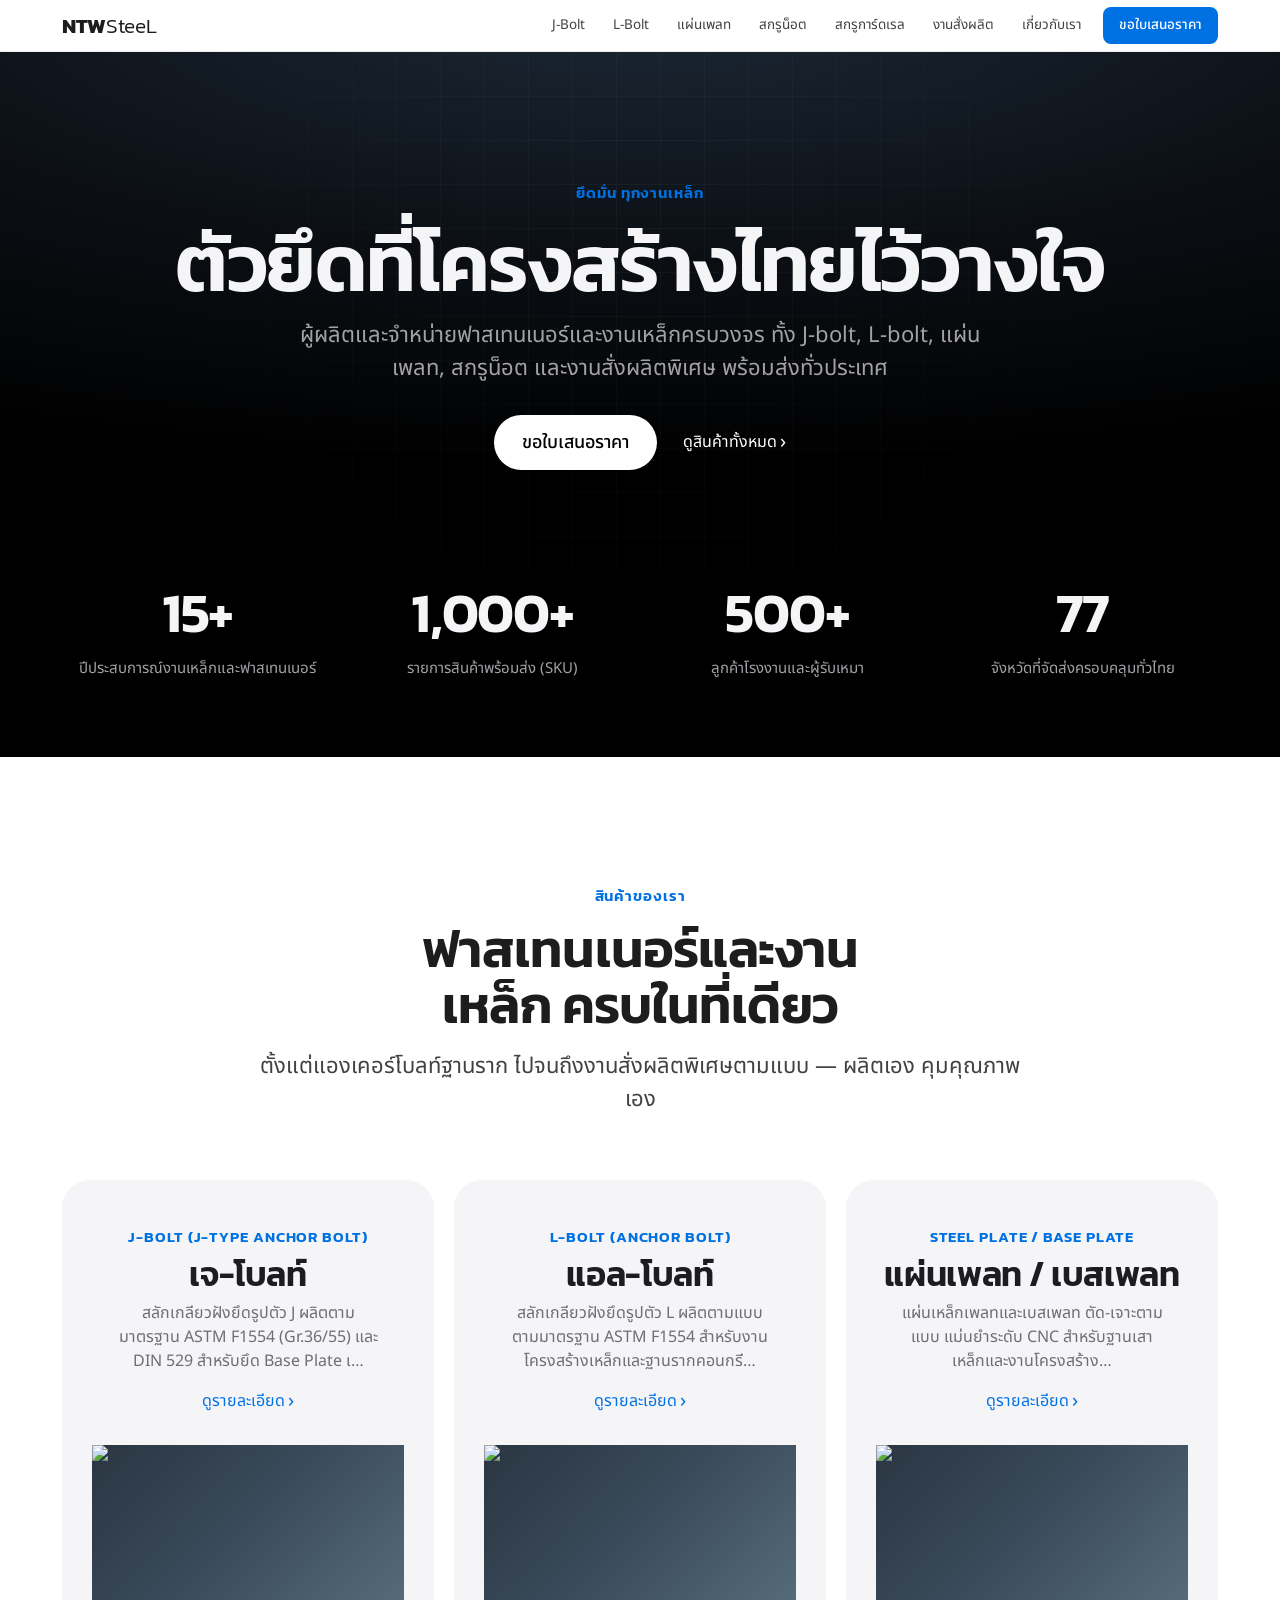
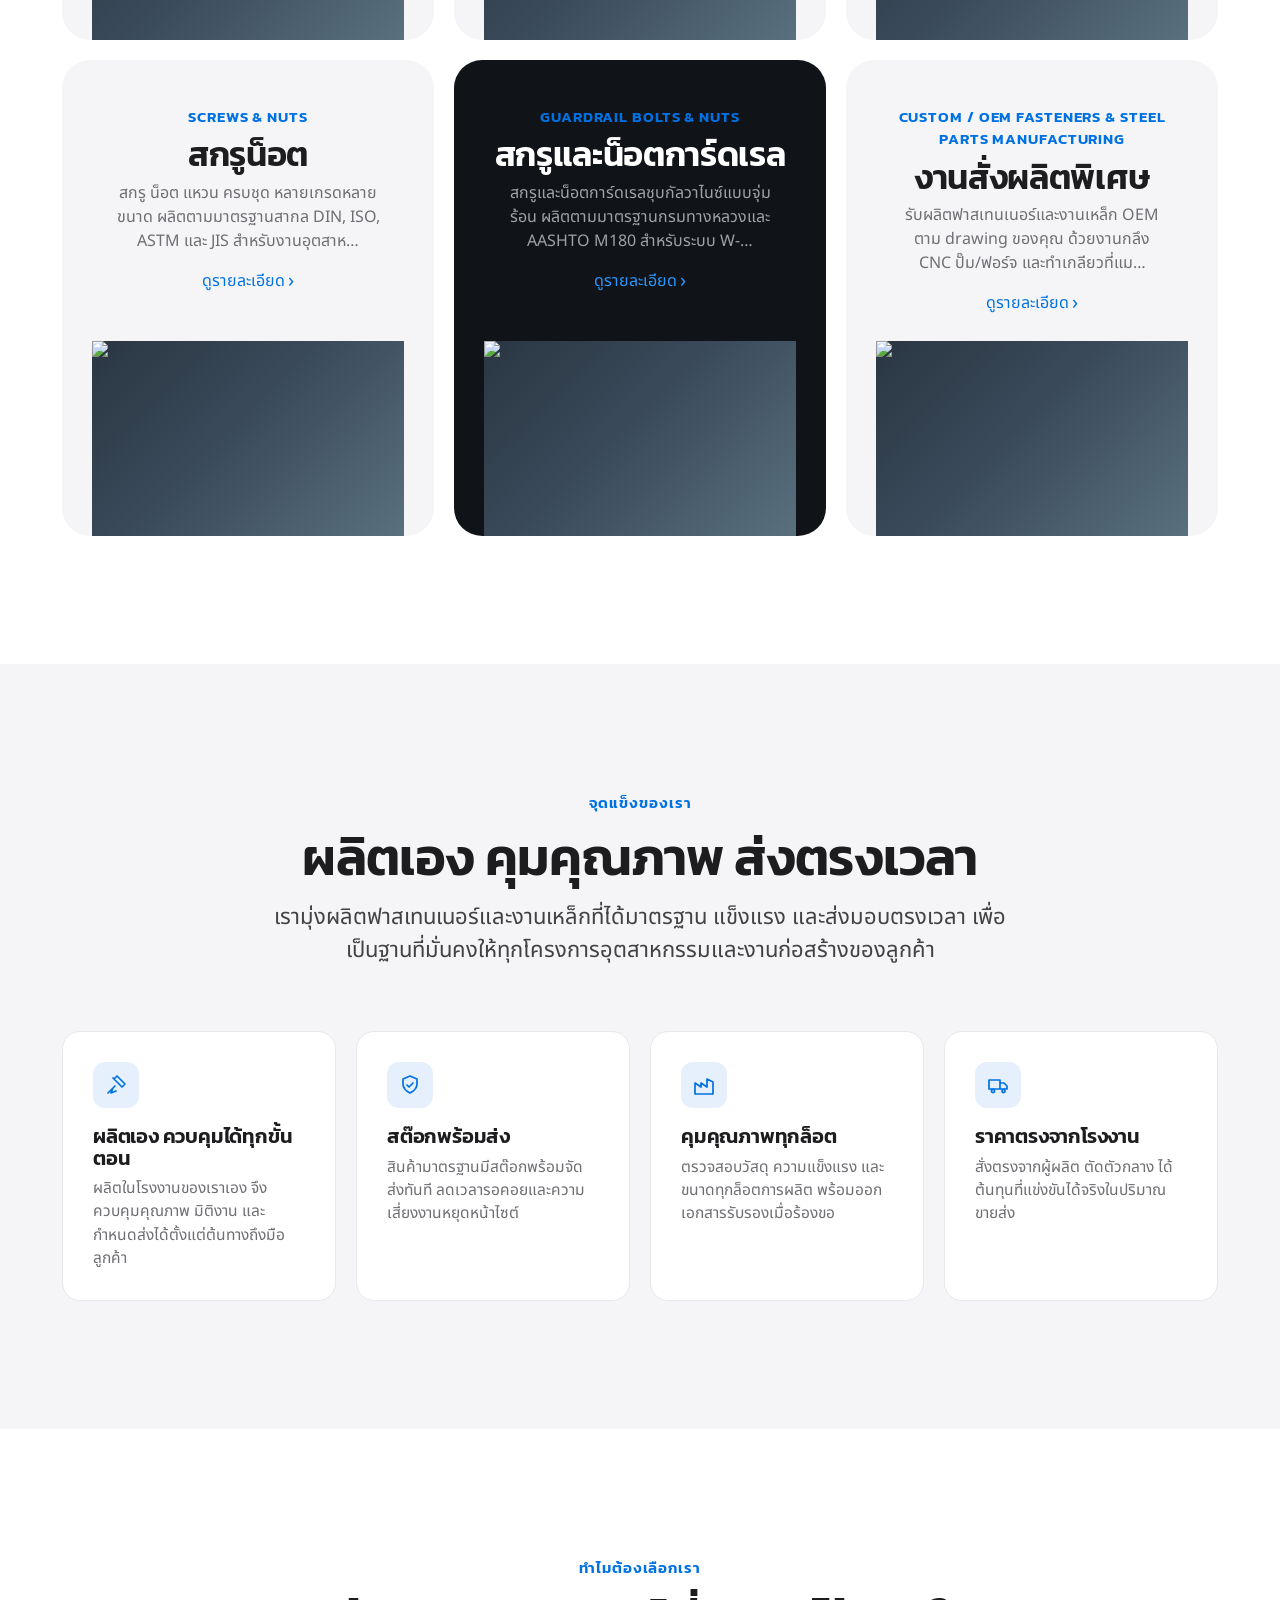
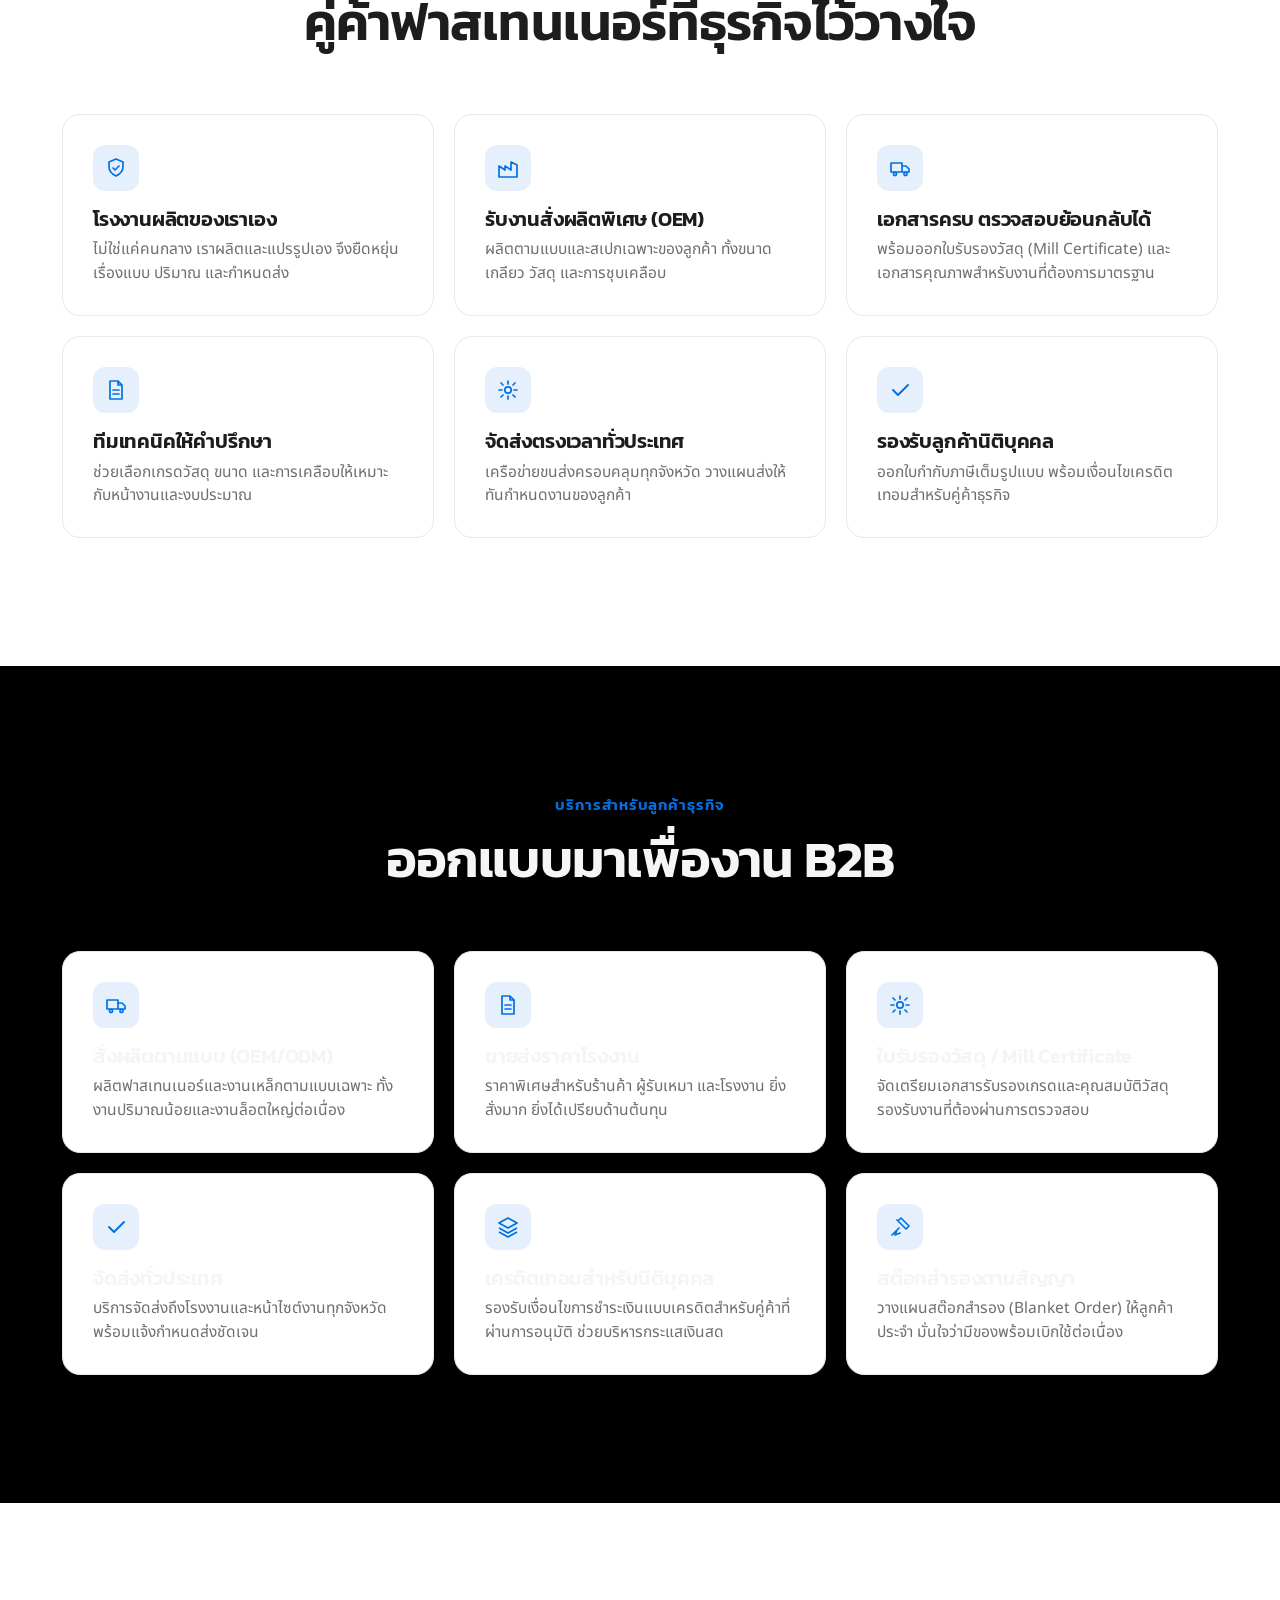
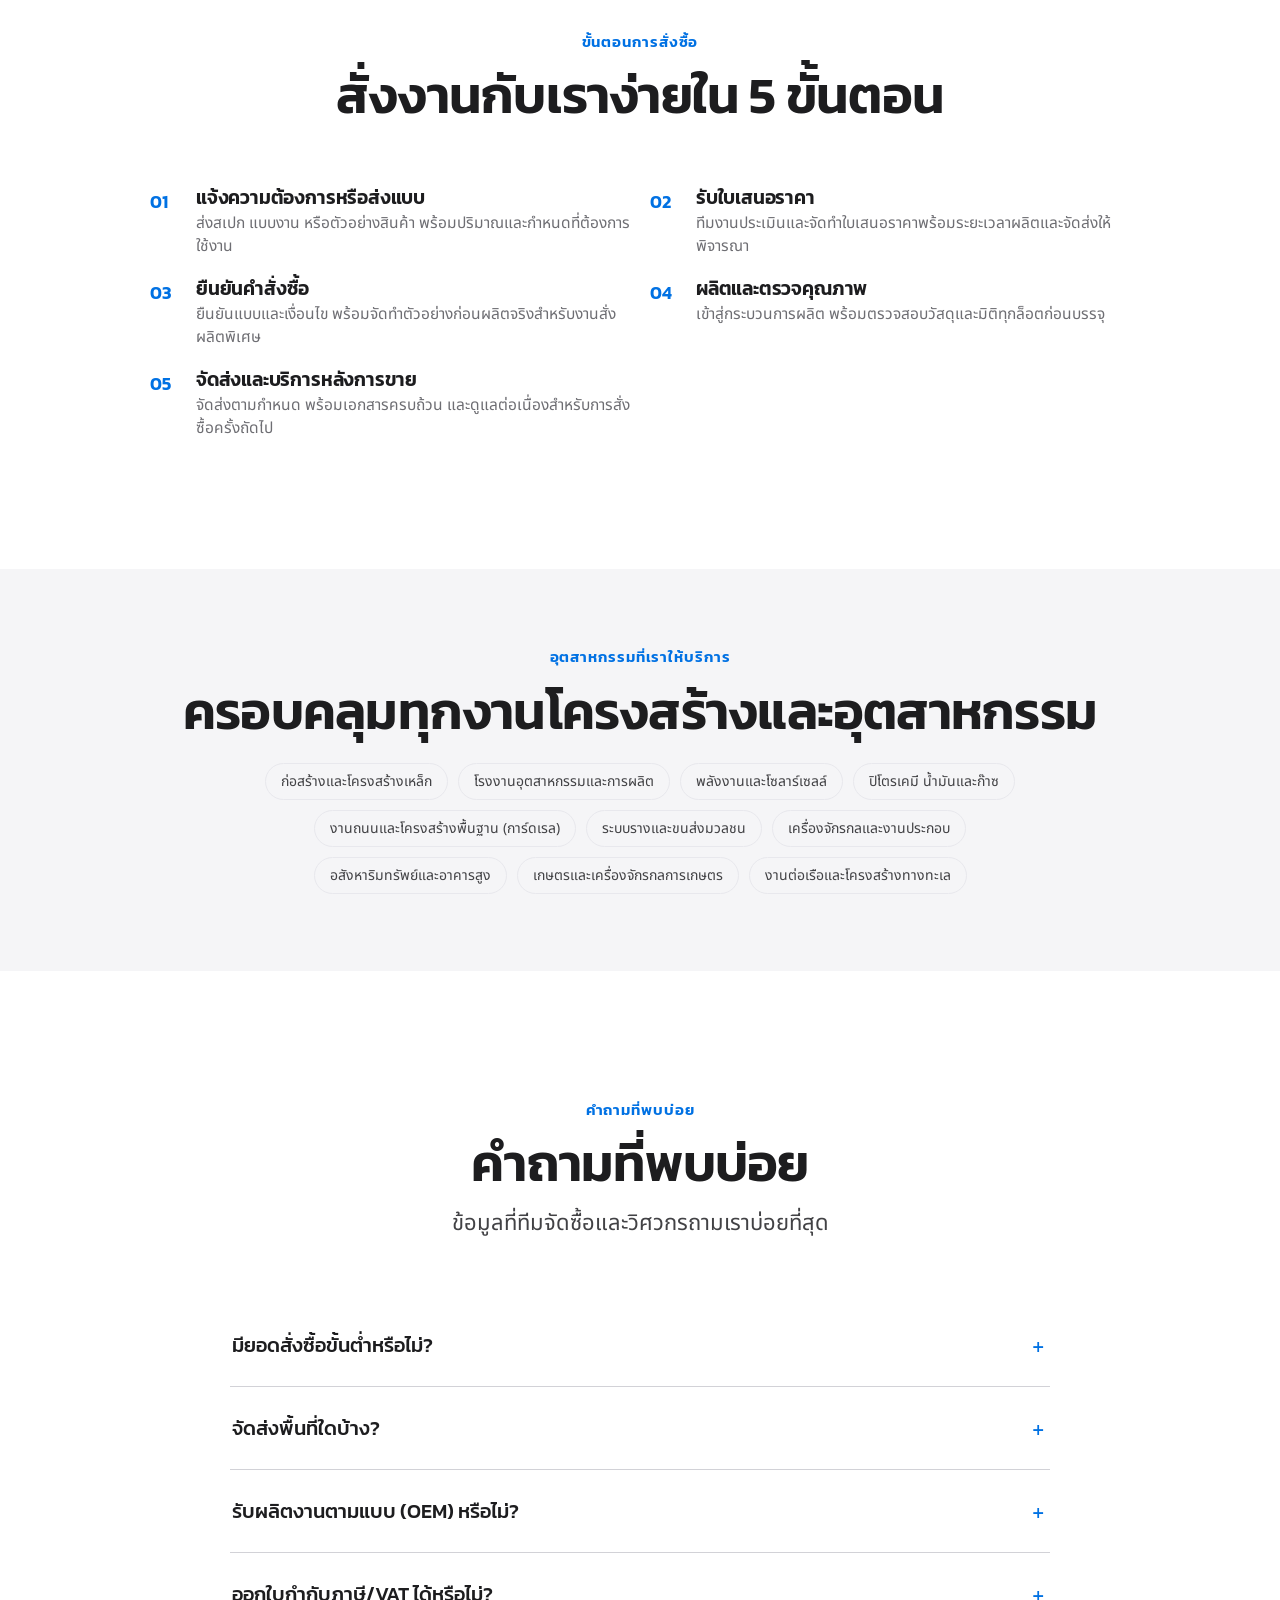
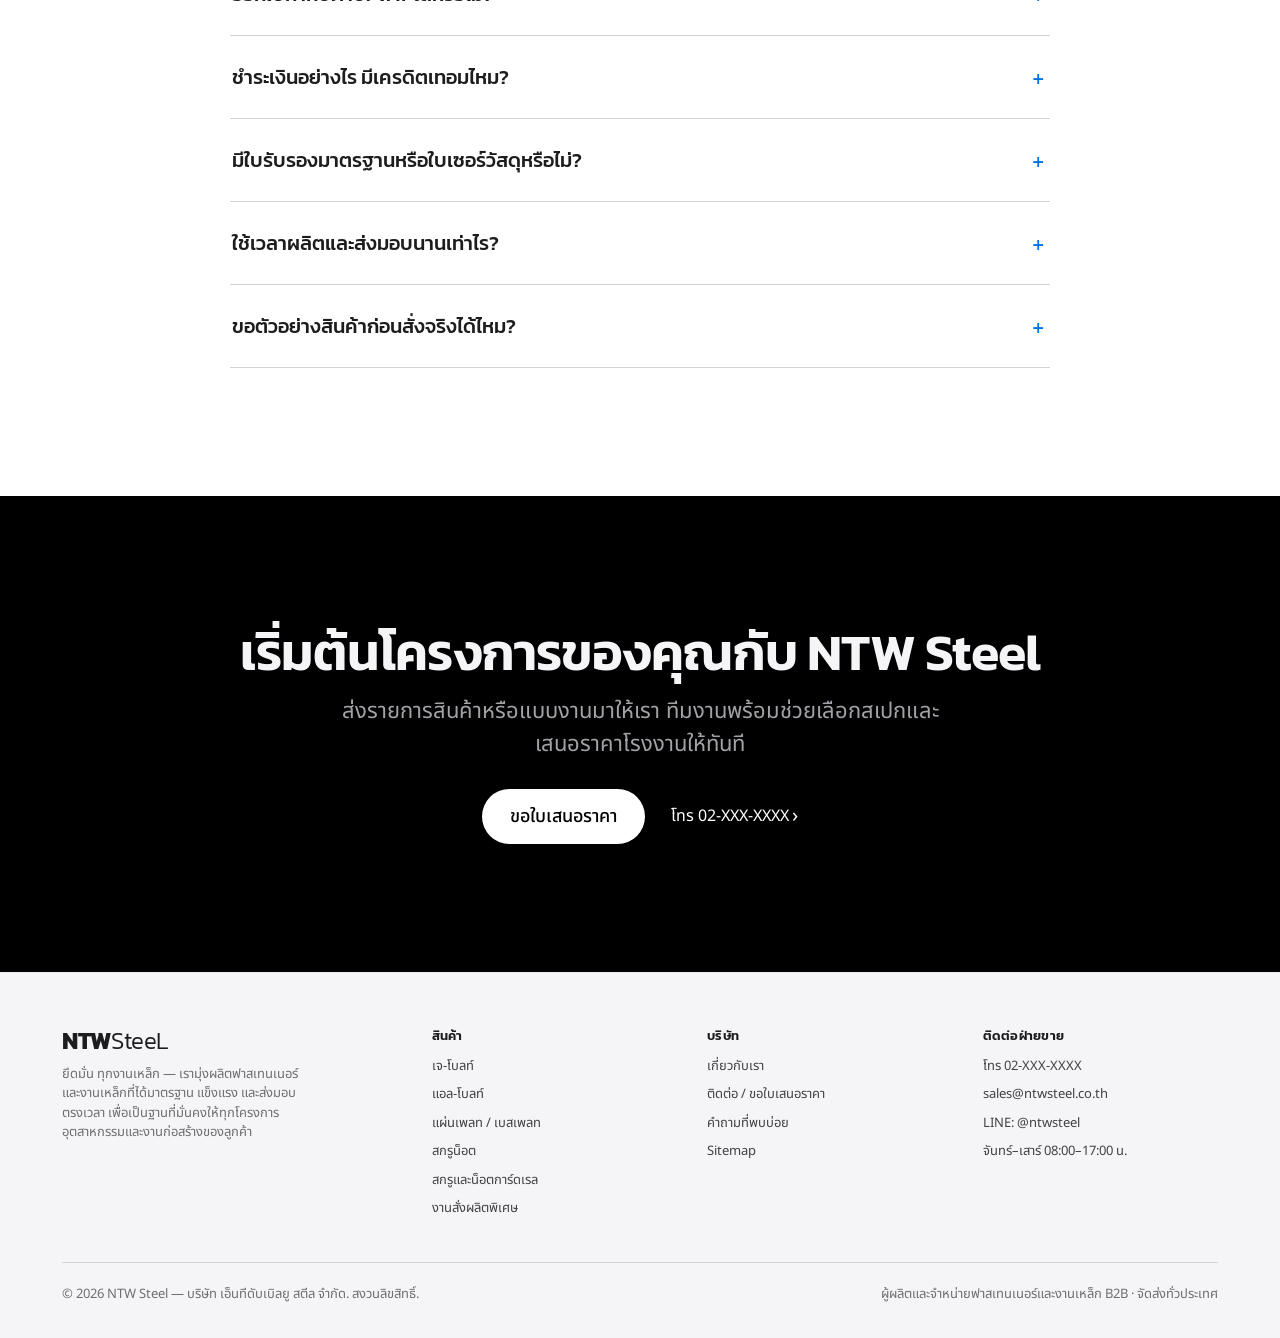
<file: index.html>
<!DOCTYPE html>
<html lang="th">
<head>
  <meta charset="UTF-8">
  <meta name="viewport" content="width=device-width, initial-scale=1">
  <title>NTW Steel | ผู้ผลิตฟาสเทนเนอร์ J-Bolt L-Bolt แผ่นเพลท สกรูน็อต สกรูการ์ดเรล</title>
  <meta name="description" content="NTW Steel ผู้ผลิตและจำหน่ายฟาสเทนเนอร์ J-bolt L-bolt แผ่นเพลท สกรูน็อต งาน OEM และสกรูการ์ดเรล ราคาโรงงาน มีใบเซอร์ จัดส่งทั่วไทย รองรับนิติบุคคล">
  <meta name="keywords" content="ฟาสเทนเนอร์, น็อตสกรู, J-bolt, L-bolt, เจโบลท์, แอลโบลท์, แผ่นเพลท, สกรูการ์ดเรล, งานสั่งผลิต OEM, โรงงานผลิตน็อตสกรู, fastener supplier Thailand, anchor bolt, steel plate, mill certificate, ขายส่งฟาสเทนเนอร์ราคาโรงงาน">
  <meta name="robots" content="index, follow, max-image-preview:large, max-snippet:-1, max-video-preview:-1">
  <meta name="author" content="NTW Steel">
  <link rel="canonical" href="https://www.ntwsteel.co.th/">
  <meta name="theme-color" content="#ffffff">
  <link rel="icon" type="image/svg+xml" href="assets/favicon.svg">
  <link rel="apple-touch-icon" href="assets/favicon.svg">

  <!-- Open Graph -->
  <meta property="og:type" content="website">
  <meta property="og:site_name" content="NTW Steel">
  <meta property="og:locale" content="th_TH">
  <meta property="og:title" content="NTW Steel | ผู้ผลิตฟาสเทนเนอร์ J-Bolt L-Bolt แผ่นเพลท สกรูน็อต สกรูการ์ดเรล">
  <meta property="og:description" content="NTW Steel ผู้ผลิตและจำหน่ายฟาสเทนเนอร์ J-bolt L-bolt แผ่นเพลท สกรูน็อต งาน OEM และสกรูการ์ดเรล ราคาโรงงาน มีใบเซอร์ จัดส่งทั่วไทย รองรับนิติบุคคล">
  <meta property="og:url" content="https://www.ntwsteel.co.th/">
  <meta property="og:image" content="https://www.ntwsteel.co.th/assets/og-cover.svg">
  <meta property="og:image:width" content="1200">
  <meta property="og:image:height" content="630">
  <!-- Twitter -->
  <meta name="twitter:card" content="summary_large_image">
  <meta name="twitter:title" content="NTW Steel | ผู้ผลิตฟาสเทนเนอร์ J-Bolt L-Bolt แผ่นเพลท สกรูน็อต สกรูการ์ดเรล">
  <meta name="twitter:description" content="NTW Steel ผู้ผลิตและจำหน่ายฟาสเทนเนอร์ J-bolt L-bolt แผ่นเพลท สกรูน็อต งาน OEM และสกรูการ์ดเรล ราคาโรงงาน มีใบเซอร์ จัดส่งทั่วไทย รองรับนิติบุคคล">
  <meta name="twitter:image" content="https://www.ntwsteel.co.th/assets/og-cover.svg">

  <!-- Fonts -->
  <link rel="preconnect" href="https://fonts.googleapis.com">
  <link rel="preconnect" href="https://fonts.gstatic.com" crossorigin>
  <link href="https://fonts.googleapis.com/css2?family=Kanit:wght@200;300;400;500;600;700&family=Noto+Sans+Thai:wght@300;400;500;600;700&display=swap" rel="stylesheet">
  <link rel="stylesheet" href="assets/styles.css">

  <script type="application/ld+json">{"@type":"Organization","@id":"https://www.ntwsteel.co.th/#organization","name":"NTW Steel","legalName":"บริษัท เอ็นทีดับเบิลยู สตีล จำกัด","alternateName":"เอ็นทีดับเบิลยู สตีล","url":"https://www.ntwsteel.co.th/","logo":"https://www.ntwsteel.co.th/assets/logo.svg","image":"https://www.ntwsteel.co.th/assets/og-cover.svg","slogan":"ยึดมั่น ทุกงานเหล็ก","description":"NTW Steel ผู้ผลิตและจำหน่ายฟาสเทนเนอร์ J-bolt L-bolt แผ่นเพลท สกรูน็อต งาน OEM และสกรูการ์ดเรล ราคาโรงงาน มีใบเซอร์ จัดส่งทั่วไทย รองรับนิติบุคคล","email":"sales@ntwsteel.co.th","telephone":"02-XXX-XXXX","areaServed":{"@type":"Country","name":"Thailand"},"address":{"@type":"PostalAddress","streetAddress":"เลขที่ XX/X หมู่ X ถนน————— ตำบล————— อำเภอ————— จังหวัด————— รหัสไปรษณีย์ XXXXX","addressLocality":"—————","addressRegion":"—————","postalCode":"XXXXX","addressCountry":"TH"},"knowsAbout":["Anchor bolt","J-bolt","L-bolt","Steel base plate","Fastener","Guardrail bolt","Hot-dip galvanizing","OEM fastener manufacturing","ASTM F1554","สลักเกลียวฝังยึด"]}</script>
  <script type="application/ld+json">{"@type":"WebSite","@id":"https://www.ntwsteel.co.th/#website","url":"https://www.ntwsteel.co.th/","name":"NTW Steel","inLanguage":"th-TH","publisher":{"@id":"https://www.ntwsteel.co.th/#organization"}}</script>
  <script type="application/ld+json">{"@type":"WebPage","@id":"https://www.ntwsteel.co.th/#webpage","url":"https://www.ntwsteel.co.th/","name":"NTW Steel | ผู้ผลิตฟาสเทนเนอร์และงานเหล็ก B2B","description":"NTW Steel ผู้ผลิตและจำหน่ายฟาสเทนเนอร์ J-bolt L-bolt แผ่นเพลท สกรูน็อต งาน OEM และสกรูการ์ดเรล ราคาโรงงาน มีใบเซอร์ จัดส่งทั่วไทย รองรับนิติบุคคล","inLanguage":"th-TH","isPartOf":{"@id":"https://www.ntwsteel.co.th/#website"},"publisher":{"@id":"https://www.ntwsteel.co.th/#organization"}}</script>
  <script type="application/ld+json">{"@type":"ItemList","@id":"https://www.ntwsteel.co.th/#products","name":"สินค้าของ NTW Steel","itemListElement":[{"@type":"ListItem","position":1,"url":"https://www.ntwsteel.co.th/j-bolt.html","name":"เจ-โบลท์ (สลักเกลียวฝังยึดรูปตัว J)"},{"@type":"ListItem","position":2,"url":"https://www.ntwsteel.co.th/l-bolt.html","name":"แอล-โบลท์ (สลักเกลียวฝังยึดรูปตัว L)"},{"@type":"ListItem","position":3,"url":"https://www.ntwsteel.co.th/plate.html","name":"แผ่นเพลท / เบสเพลท (Steel Plate / Base Plate)"},{"@type":"ListItem","position":4,"url":"https://www.ntwsteel.co.th/screw-nut.html","name":"สกรูน็อต (สกรู น็อต แหวน ครบชุด)"},{"@type":"ListItem","position":5,"url":"https://www.ntwsteel.co.th/guardrail-screw.html","name":"สกรูและน็อตการ์ดเรล (Guardrail Bolts & Nuts)"},{"@type":"ListItem","position":6,"url":"https://www.ntwsteel.co.th/custom.html","name":"งานสั่งผลิตพิเศษ (Custom / OEM)"}]}</script>
  <script type="application/ld+json">{"@type":"FAQPage","@id":"https://www.ntwsteel.co.th/#faq","mainEntity":[{"@type":"Question","name":"มียอดสั่งซื้อขั้นต่ำหรือไม่?","acceptedAnswer":{"@type":"Answer","text":"สินค้ามาตรฐานในสต๊อกสั่งซื้อได้ยืดหยุ่นตามความต้องการ ส่วนงานสั่งผลิตพิเศษ (OEM) จะมีปริมาณขั้นต่ำตามแบบและวัสดุ ทีมงานจะแจ้งรายละเอียดพร้อมใบเสนอราคา"}},{"@type":"Question","name":"จัดส่งพื้นที่ใดบ้าง?","acceptedAnswer":{"@type":"Answer","text":"เราจัดส่งครอบคลุมทั่วประเทศไทยทั้ง 77 จังหวัด ทั้งส่งถึงโรงงานและหน้าไซต์งาน โดยจะแจ้งกำหนดส่งและค่าขนส่งให้ทราบล่วงหน้า"}},{"@type":"Question","name":"รับผลิตงานตามแบบ (OEM) หรือไม่?","acceptedAnswer":{"@type":"Answer","text":"รับผลิตตามแบบและสเปกเฉพาะของลูกค้า ทั้งขนาด เกลียว เกรดวัสดุ และการชุบเคลือบ เพียงส่งแบบหรือตัวอย่างมาให้ประเมิน"}},{"@type":"Question","name":"ออกใบกำกับภาษี/VAT ได้หรือไม่?","acceptedAnswer":{"@type":"Answer","text":"ได้ เราเป็นนิติบุคคลจดทะเบียนภาษีมูลค่าเพิ่ม ออกใบกำกับภาษีเต็มรูปแบบให้ลูกค้าทุกราย"}},{"@type":"Question","name":"ชำระเงินอย่างไร มีเครดิตเทอมไหม?","acceptedAnswer":{"@type":"Answer","text":"รองรับการโอนชำระและการวางบิลตามรอบ สำหรับลูกค้านิติบุคคลที่ผ่านการอนุมัติสามารถขอเงื่อนไขเครดิตเทอมได้"}},{"@type":"Question","name":"มีใบรับรองมาตรฐานหรือใบเซอร์วัสดุหรือไม่?","acceptedAnswer":{"@type":"Answer","text":"มี เราสามารถจัดเตรียมใบรับรองวัสดุ (Mill Certificate) และเอกสารคุณภาพสำหรับงานที่ต้องผ่านการตรวจสอบมาตรฐาน"}},{"@type":"Question","name":"ใช้เวลาผลิตและส่งมอบนานเท่าไร?","acceptedAnswer":{"@type":"Answer","text":"สินค้าในสต๊อกจัดส่งได้ทันที ส่วนงานสั่งผลิตพิเศษขึ้นอยู่กับแบบ ปริมาณ และการเคลือบ โดยระยะเวลาจะระบุชัดเจนในใบเสนอราคา"}},{"@type":"Question","name":"ขอตัวอย่างสินค้าก่อนสั่งจริงได้ไหม?","acceptedAnswer":{"@type":"Answer","text":"ได้ สำหรับงานสั่งผลิตพิเศษเราจัดทำตัวอย่างให้ตรวจสอบก่อนเดินการผลิตจริง เพื่อความมั่นใจในสเปกและคุณภาพ"}}]}</script>
</head>
<body class="">
<header class="nav">
  <div class="nav-inner">
    <a class="logo " href="index.html" aria-label="NTWSteeL หน้าแรก"><span class="logo-ntw">NTW</span><span class="logo-steel">SteeL</span></a>
    <button class="nav-toggle" aria-label="เมนู" aria-expanded="false" aria-controls="site-nav"><span></span><span></span></button>
    <nav class="nav-links" id="site-nav" aria-label="เมนูหลัก">
      <a href="j-bolt.html">J-Bolt</a><a href="l-bolt.html">L-Bolt</a><a href="plate.html">แผ่นเพลท</a><a href="screw-nut.html">สกรูน็อต</a><a href="guardrail-screw.html">สกรูการ์ดเรล</a><a href="custom.html">งานสั่งผลิต</a>
      <a href="about.html">เกี่ยวกับเรา</a>
      <a class="nav-cta" href="contact.html">ขอใบเสนอราคา</a>
    </nav>
  </div>
</header>
<main id="main">

  <section class="hero hero-steel hero-grid-bg">
    <div class="wrap">
      <span class="eyebrow reveal">ยึดมั่น ทุกงานเหล็ก</span>
      <h1 class="display reveal d1">ตัวยึดที่โครงสร้างไทยไว้วางใจ</h1>
      <p class="lead reveal d2">ผู้ผลิตและจำหน่ายฟาสเทนเนอร์และงานเหล็กครบวงจร ทั้ง J-bolt, L-bolt, แผ่นเพลท, สกรูน็อต และงานสั่งผลิตพิเศษ พร้อมส่งทั่วประเทศ</p>
      <div class="btn-row center reveal d2">
        <a class="btn btn-on-dark btn-lg" href="contact.html">ขอใบเสนอราคา</a>
        <a class="link-chevron" href="#products" style="color:#fff">ดูสินค้าทั้งหมด</a>
      </div>
    </div>
  </section>

  <section class="section-sm bg-dark" style="padding-top:0">
    <div class="wrap-wide">
      <div class="stats">
      <div class="stat reveal "><div class="stat-v">15+</div><div class="stat-l">ปีประสบการณ์งานเหล็กและฟาสเทนเนอร์</div></div>
      <div class="stat reveal d1"><div class="stat-v">1,000+</div><div class="stat-l">รายการสินค้าพร้อมส่ง (SKU)</div></div>
      <div class="stat reveal d2"><div class="stat-v">500+</div><div class="stat-l">ลูกค้าโรงงานและผู้รับเหมา</div></div>
      <div class="stat reveal d3"><div class="stat-v">77</div><div class="stat-l">จังหวัดที่จัดส่งครอบคลุมทั่วไทย</div></div>
      </div>
    </div>
  </section>

  <section class="section" id="products">
    <div class="wrap-wide">
      <div class="sec-head">
        <span class="eyebrow">สินค้าของเรา</span>
        <h2 class="headline">ฟาสเทนเนอร์และงานเหล็ก ครบในที่เดียว</h2>
        <p class="lead">ตั้งแต่แองเคอร์โบลท์ฐานราก ไปจนถึงงานสั่งผลิตพิเศษตามแบบ — ผลิตเอง คุมคุณภาพเอง</p>
      </div>
      <div class="grid grid-3">
      <a class="pcard reveal  " href="j-bolt.html" aria-label="เจ-โบลท์ (สลักเกลียวฝังยึดรูปตัว J)">
        <span class="eyebrow">J-Bolt (J-Type Anchor Bolt)</span>
        <h3>เจ-โบลท์</h3>
        <p>สลักเกลียวฝังยึดรูปตัว J ผลิตตามมาตรฐาน ASTM F1554 (Gr.36/55) และ DIN 529 สำหรับยึด Base Plate เ…</p>
        <span class="pcard-links"><span class="link-chevron">ดูรายละเอียด</span></span>
        <img class="ph pcard-img" src="https://upload.wikimedia.org/wikipedia/commons/5/53/Ancor_bolt_for_concrete.JPG" alt="เจ-โบลท์และสลักเกลียวฝังยึด (anchor bolt) สำหรับยึดเครื่องจักรและโครงสร้างเข้ากับคอนกรีต" loading="lazy" decoding="async" data-credit="Dmitry G / Wikimedia Commons">
      </a>
      <a class="pcard reveal d1 " href="l-bolt.html" aria-label="แอล-โบลท์ (สลักเกลียวฝังยึดรูปตัว L)">
        <span class="eyebrow">L-Bolt (Anchor Bolt)</span>
        <h3>แอล-โบลท์</h3>
        <p>สลักเกลียวฝังยึดรูปตัว L ผลิตตามแบบ ตามมาตรฐาน ASTM F1554 สำหรับงานโครงสร้างเหล็กและฐานรากคอนกรี…</p>
        <span class="pcard-links"><span class="link-chevron">ดูรายละเอียด</span></span>
        <img class="ph pcard-img" src="https://upload.wikimedia.org/wikipedia/commons/9/9f/AnchorBolt_M12_01.jpg" alt="แอล-โบลท์ (L-Bolt) แองเคอร์โบลท์เหล็กขนาด M12 สลักเกลียวฝังยึดฐานรากโครงสร้างเหล็ก" loading="lazy" decoding="async" data-credit="ほーるだうん / Wikimedia Commons, CC BY-SA 3.0">
      </a>
      <a class="pcard reveal d2 " href="plate.html" aria-label="แผ่นเพลท / เบสเพลท (Steel Plate / Base Plate)">
        <span class="eyebrow">Steel Plate / Base Plate</span>
        <h3>แผ่นเพลท / เบสเพลท</h3>
        <p>แผ่นเหล็กเพลทและเบสเพลท ตัด-เจาะตามแบบ แม่นยำระดับ CNC สำหรับฐานเสาเหล็กและงานโครงสร้าง…</p>
        <span class="pcard-links"><span class="link-chevron">ดูรายละเอียด</span></span>
        <img class="ph pcard-img" src="https://upload.wikimedia.org/wikipedia/commons/thumb/a/a1/M%C3%BClheim_adR_-_Am_Nordhafen_-_Ancofer_01_ies.jpg/1280px-M%C3%BClheim_adR_-_Am_Nordhafen_-_Ancofer_01_ies.jpg" alt="แผ่นเหล็กเพลทหนาหลายขนาดจัดเรียงในคลังสต็อก พร้อมตัดตามแบบสำหรับงานโครงสร้างและฐานเสา" loading="lazy" decoding="async" data-credit="Wikimedia Commons (CC BY-SA)">
      </a>
      <a class="pcard reveal  " href="screw-nut.html" aria-label="สกรูน็อต (สกรู น็อต แหวน ครบชุด)">
        <span class="eyebrow">Screws &amp; Nuts</span>
        <h3>สกรูน็อต</h3>
        <p>สกรู น็อต แหวน ครบชุด หลายเกรดหลายขนาด ผลิตตามมาตรฐานสากล DIN, ISO, ASTM และ JIS สำหรับงานอุตสาห…</p>
        <span class="pcard-links"><span class="link-chevron">ดูรายละเอียด</span></span>
        <img class="ph pcard-img" src="https://upload.wikimedia.org/wikipedia/commons/f/fc/Bolts_and_nuts_in_the_box.jpg" alt="สกรู น็อต และแหวนเหล็กหลากขนาดจัดเก็บในกล่องสำหรับงานอุตสาหกรรมและก่อสร้าง" loading="lazy" decoding="async" data-credit="Wikimedia Commons — Pavel Ševela, CC BY-SA 4.0 (Bolts and nuts in the box.jpg)">
      </a>
      <a class="pcard reveal d1 dark" href="guardrail-screw.html" aria-label="สกรูและน็อตการ์ดเรล (Guardrail Bolts &amp; Nuts)">
        <span class="eyebrow">Guardrail Bolts &amp; Nuts</span>
        <h3>สกรูและน็อตการ์ดเรล</h3>
        <p>สกรูและน็อตการ์ดเรลชุบกัลวาไนซ์แบบจุ่มร้อน ผลิตตามมาตรฐานกรมทางหลวงและ AASHTO M180 สำหรับระบบ W-…</p>
        <span class="pcard-links"><span class="link-chevron" style="color:#2997ff">ดูรายละเอียด</span></span>
        <img class="ph pcard-img" src="https://upload.wikimedia.org/wikipedia/commons/4/4e/A9_Armco_%5E_ICTFC_-_geograph.org.uk_-_4718421.jpg" alt="แนวราวกันอันตราย W-beam เหล็กชุบกัลวาไนซ์ริมทางหลวง ยึดแผ่นรางด้วย guardrail bolt ที่รอยต่อและเสา" loading="lazy" decoding="async" data-credit="geograph.org.uk / Wikimedia Commons, CC BY-SA 2.0">
      </a>
      <a class="pcard reveal d2 " href="custom.html" aria-label="งานสั่งผลิตพิเศษ (Custom / OEM)">
        <span class="eyebrow">Custom / OEM Fasteners &amp; Steel Parts Manufacturing</span>
        <h3>งานสั่งผลิตพิเศษ</h3>
        <p>รับผลิตฟาสเทนเนอร์และงานเหล็ก OEM ตาม drawing ของคุณ ด้วยงานกลึง CNC ปั๊ม/ฟอร์จ และทำเกลียวที่แม…</p>
        <span class="pcard-links"><span class="link-chevron">ดูรายละเอียด</span></span>
        <img class="ph pcard-img" src="https://upload.wikimedia.org/wikipedia/commons/3/3c/Assortment_of_bolts_and_screws_and_other_parts.jpg" alt="ชุดสลักเกลียว น็อต และสกรูเหล็กหลากขนาดสำหรับงานสั่งผลิตพิเศษ OEM ของ NTW Steel" loading="lazy" decoding="async" data-credit="Wikimedia Commons, CC BY-SA 3.0">
      </a>
      </div>
    </div>
  </section>

  <section class="section bg-alt">
    <div class="wrap-wide">
      <div class="sec-head">
        <span class="eyebrow">จุดแข็งของเรา</span>
        <h2 class="headline">ผลิตเอง คุมคุณภาพ ส่งตรงเวลา</h2>
        <p class="lead">เรามุ่งผลิตฟาสเทนเนอร์และงานเหล็กที่ได้มาตรฐาน แข็งแรง และส่งมอบตรงเวลา เพื่อเป็นฐานที่มั่นคงให้ทุกโครงการอุตสาหกรรมและงานก่อสร้างของลูกค้า</p>
      </div>
      <div class="grid grid-4">
      <div class="fcard reveal "><span class="fcard-ico"><svg viewBox="0 0 24 24" aria-hidden="true"><path d="M4 20l7-7M9 5l4 4M13 3l8 8-3 3-8-8zM9 15l-2 5 5-2" stroke="currentColor" stroke-width="1.7" fill="none" stroke-linecap="round" stroke-linejoin="round"/></svg></span><h3>ผลิตเอง ควบคุมได้ทุกขั้นตอน</h3><p>ผลิตในโรงงานของเราเอง จึงควบคุมคุณภาพ มิติงาน และกำหนดส่งได้ตั้งแต่ต้นทางถึงมือลูกค้า</p></div>
      <div class="fcard reveal d1"><span class="fcard-ico"><svg viewBox="0 0 24 24" aria-hidden="true"><path d="M12 3l7 3v5c0 4-3 7-7 9-4-2-7-5-7-9V6z" stroke="currentColor" stroke-width="1.7" fill="none" stroke-linejoin="round"/><path d="M9 12l2 2 4-4" stroke="currentColor" stroke-width="1.7" fill="none" stroke-linecap="round" stroke-linejoin="round"/></svg></span><h3>สต๊อกพร้อมส่ง</h3><p>สินค้ามาตรฐานมีสต๊อกพร้อมจัดส่งทันที ลดเวล​ารอคอยและความเสี่ยงงานหยุดหน้าไซต์</p></div>
      <div class="fcard reveal d2"><span class="fcard-ico"><svg viewBox="0 0 24 24" aria-hidden="true"><path d="M3 21V10l6 4V10l6 4V6l6 3v12z" stroke="currentColor" stroke-width="1.7" fill="none" stroke-linejoin="round"/></svg></span><h3>คุมคุณภาพทุกล็อต</h3><p>ตรวจสอบวัสดุ ความแข็งแรง และขนาดทุกล็อตการผลิต พร้อมออกเอกสารรับรองเมื่อร้องขอ</p></div>
      <div class="fcard reveal "><span class="fcard-ico"><svg viewBox="0 0 24 24" aria-hidden="true"><path d="M3 7h11v9H3zM14 10h4l3 3v3h-7z" stroke="currentColor" stroke-width="1.7" fill="none" stroke-linejoin="round"/><circle cx="7" cy="18" r="1.6" stroke="currentColor" stroke-width="1.7" fill="none"/><circle cx="17.5" cy="18" r="1.6" stroke="currentColor" stroke-width="1.7" fill="none"/></svg></span><h3>ราคาตรงจากโรงงาน</h3><p>สั่งตรงจากผู้ผลิต ตัดตัวกลาง ได้ต้นทุนที่แข่งขันได้จริงในปริมาณขายส่ง</p></div>
      </div>
    </div>
  </section>

  <section class="section">
    <div class="wrap-wide">
      <div class="sec-head">
        <span class="eyebrow">ทำไมต้องเลือกเรา</span>
        <h2 class="headline">คู่ค้าฟาสเทนเนอร์ที่ธุรกิจไว้วางใจ</h2>
      </div>
      <div class="grid grid-3">
      <div class="fcard reveal "><span class="fcard-ico"><svg viewBox="0 0 24 24" aria-hidden="true"><path d="M12 3l7 3v5c0 4-3 7-7 9-4-2-7-5-7-9V6z" stroke="currentColor" stroke-width="1.7" fill="none" stroke-linejoin="round"/><path d="M9 12l2 2 4-4" stroke="currentColor" stroke-width="1.7" fill="none" stroke-linecap="round" stroke-linejoin="round"/></svg></span><h3>โรงงานผลิตของเราเอง</h3><p>ไม่ใช่แค่คนกลาง เราผลิตและแปรรูปเอง จึงยืดหยุ่นเรื่องแบบ ปริมาณ และกำหนดส่ง</p></div>
      <div class="fcard reveal d1"><span class="fcard-ico"><svg viewBox="0 0 24 24" aria-hidden="true"><path d="M3 21V10l6 4V10l6 4V6l6 3v12z" stroke="currentColor" stroke-width="1.7" fill="none" stroke-linejoin="round"/></svg></span><h3>รับงานสั่งผลิตพิเศษ (OEM)</h3><p>ผลิตตามแบบและสเปกเฉพาะของลูกค้า ทั้งขนาด เกลียว วัสดุ และการชุบเคลือบ</p></div>
      <div class="fcard reveal d2"><span class="fcard-ico"><svg viewBox="0 0 24 24" aria-hidden="true"><path d="M3 7h11v9H3zM14 10h4l3 3v3h-7z" stroke="currentColor" stroke-width="1.7" fill="none" stroke-linejoin="round"/><circle cx="7" cy="18" r="1.6" stroke="currentColor" stroke-width="1.7" fill="none"/><circle cx="17.5" cy="18" r="1.6" stroke="currentColor" stroke-width="1.7" fill="none"/></svg></span><h3>เอกสารครบ ตรวจสอบย้อนกลับได้</h3><p>พร้อมออกใบรับรองวัสดุ (Mill Certificate) และเอกสารคุณภาพสำหรับงานที่ต้องการมาตรฐาน</p></div>
      <div class="fcard reveal "><span class="fcard-ico"><svg viewBox="0 0 24 24" aria-hidden="true"><path d="M6 3h8l4 4v14H6zM14 3v4h4" stroke="currentColor" stroke-width="1.7" fill="none" stroke-linejoin="round"/><path d="M9 12h6M9 16h6" stroke="currentColor" stroke-width="1.7" stroke-linecap="round"/></svg></span><h3>ทีมเทคนิคให้คำปรึกษา</h3><p>ช่วยเลือกเกรดวัสดุ ขนาด และการเคลือบให้เหมาะกับหน้างานและงบประมาณ</p></div>
      <div class="fcard reveal d1"><span class="fcard-ico"><svg viewBox="0 0 24 24" aria-hidden="true"><circle cx="12" cy="12" r="3.2" stroke="currentColor" stroke-width="1.7" fill="none"/><path d="M12 3v3M12 18v3M3 12h3M18 12h3M5 5l2 2M17 17l2 2M19 5l-2 2M7 17l-2 2" stroke="currentColor" stroke-width="1.7" stroke-linecap="round"/></svg></span><h3>จัดส่งตรงเวลาทั่วประเทศ</h3><p>เครือข่ายขนส่งครอบคลุมทุกจังหวัด วางแผนส่งให้ทันกำหนดงานของลูกค้า</p></div>
      <div class="fcard reveal d2"><span class="fcard-ico"><svg viewBox="0 0 24 24" aria-hidden="true"><path d="M20 7L10 17l-5-5" stroke="currentColor" stroke-width="1.9" fill="none" stroke-linecap="round" stroke-linejoin="round"/></svg></span><h3>รองรับลูกค้านิติบุคคล</h3><p>ออกใบกำกับภาษีเต็มรูปแบบ พร้อมเงื่อนไขเครดิตเทอมสำหรับคู่ค้าธุรกิจ</p></div>
      </div>
    </div>
  </section>

  <section class="section bg-dark">
    <div class="wrap-wide">
      <div class="sec-head">
        <span class="eyebrow">บริการสำหรับลูกค้าธุรกิจ</span>
        <h2 class="headline">ออกแบบมาเพื่องาน B2B</h2>
      </div>
      <div class="grid grid-3">
      <div class="fcard reveal "><span class="fcard-ico"><svg viewBox="0 0 24 24" aria-hidden="true"><path d="M3 7h11v9H3zM14 10h4l3 3v3h-7z" stroke="currentColor" stroke-width="1.7" fill="none" stroke-linejoin="round"/><circle cx="7" cy="18" r="1.6" stroke="currentColor" stroke-width="1.7" fill="none"/><circle cx="17.5" cy="18" r="1.6" stroke="currentColor" stroke-width="1.7" fill="none"/></svg></span><h3>สั่งผลิตตามแบบ (OEM/ODM)</h3><p>ผลิตฟาสเทนเนอร์และงานเหล็กตามแบบเฉพาะ ทั้งงานปริมาณน้อยและงานล็อตใหญ่ต่อเนื่อง</p></div>
      <div class="fcard reveal d1"><span class="fcard-ico"><svg viewBox="0 0 24 24" aria-hidden="true"><path d="M6 3h8l4 4v14H6zM14 3v4h4" stroke="currentColor" stroke-width="1.7" fill="none" stroke-linejoin="round"/><path d="M9 12h6M9 16h6" stroke="currentColor" stroke-width="1.7" stroke-linecap="round"/></svg></span><h3>ขายส่งราคาโรงงาน</h3><p>ราคาพิเศษสำหรับร้านค้า ผู้รับเหมา และโรงงาน ยิ่งสั่งมาก ยิ่งได้เปรียบด้านต้นทุน</p></div>
      <div class="fcard reveal d2"><span class="fcard-ico"><svg viewBox="0 0 24 24" aria-hidden="true"><circle cx="12" cy="12" r="3.2" stroke="currentColor" stroke-width="1.7" fill="none"/><path d="M12 3v3M12 18v3M3 12h3M18 12h3M5 5l2 2M17 17l2 2M19 5l-2 2M7 17l-2 2" stroke="currentColor" stroke-width="1.7" stroke-linecap="round"/></svg></span><h3>ใบรับรองวัสดุ / Mill Certificate</h3><p>จัดเตรียมเอกสารรับรองเกรดและคุณสมบัติวัสดุ รองรับงานที่ต้องผ่านการตรวจสอบ</p></div>
      <div class="fcard reveal "><span class="fcard-ico"><svg viewBox="0 0 24 24" aria-hidden="true"><path d="M20 7L10 17l-5-5" stroke="currentColor" stroke-width="1.9" fill="none" stroke-linecap="round" stroke-linejoin="round"/></svg></span><h3>จัดส่งทั่วประเทศ</h3><p>บริการจัดส่งถึงโรงงานและหน้าไซต์งานทุกจังหวัด พร้อมแจ้งกำหนดส่งชัดเจน</p></div>
      <div class="fcard reveal d1"><span class="fcard-ico"><svg viewBox="0 0 24 24" aria-hidden="true"><path d="M12 3l9 5-9 5-9-5zM3 13l9 5 9-5M3 17l9 5 9-5" stroke="currentColor" stroke-width="1.7" fill="none" stroke-linejoin="round"/></svg></span><h3>เครดิตเทอมสำหรับนิติบุคคล</h3><p>รองรับเงื่อนไขการชำระเงินแบบเครดิตสำหรับคู่ค้าที่ผ่านการอนุมัติ ช่วยบริหารกระแสเงินสด</p></div>
      <div class="fcard reveal d2"><span class="fcard-ico"><svg viewBox="0 0 24 24" aria-hidden="true"><path d="M4 20l7-7M9 5l4 4M13 3l8 8-3 3-8-8zM9 15l-2 5 5-2" stroke="currentColor" stroke-width="1.7" fill="none" stroke-linecap="round" stroke-linejoin="round"/></svg></span><h3>สต๊อกสำรองตามสัญญา</h3><p>วางแผนสต๊อกสำรอง (Blanket Order) ให้ลูกค้าประจำ มั่นใจว่ามีของพร้อมเบิกใช้ต่อเนื่อง</p></div>
      </div>
    </div>
  </section>

  <section class="section">
    <div class="wrap">
      <div class="sec-head">
        <span class="eyebrow">ขั้นตอนการสั่งซื้อ</span>
        <h2 class="headline">สั่งงานกับเราง่ายใน 5 ขั้นตอน</h2>
      </div>
      <div class="grid grid-2">
      <div class="usecase reveal "><span class="uc-num">01</span><div><h3>แจ้งความต้องการหรือส่งแบบ</h3><p>ส่งสเปก แบบงาน หรือตัวอย่างสินค้า พร้อมปริมาณและกำหนดที่ต้องการใช้งาน</p></div></div>
      <div class="usecase reveal d1"><span class="uc-num">02</span><div><h3>รับใบเสนอราคา</h3><p>ทีมงานประเมินและจัดทำใบเสนอราคาพร้อมระยะเวลาผลิตและจัดส่งให้พิจารณา</p></div></div>
      <div class="usecase reveal d2"><span class="uc-num">03</span><div><h3>ยืนยันคำสั่งซื้อ</h3><p>ยืนยันแบบและเงื่อนไข พร้อมจัดทำตัวอย่างก่อนผลิตจริงสำหรับงานสั่งผลิตพิเศษ</p></div></div>
      <div class="usecase reveal "><span class="uc-num">04</span><div><h3>ผลิตและตรวจคุณภาพ</h3><p>เข้าสู่กระบวนการผลิต พร้อมตรวจสอบวัสดุและมิติทุกล็อตก่อนบรรจุ</p></div></div>
      <div class="usecase reveal d1"><span class="uc-num">05</span><div><h3>จัดส่งและบริการหลังการขาย</h3><p>จัดส่งตามกำหนด พร้อมเอกสารครบถ้วน และดูแลต่อเนื่องสำหรับการสั่งซื้อครั้งถัดไป</p></div></div>
      </div>
    </div>
  </section>

  <section class="section-sm bg-alt">
    <div class="wrap center">
      <span class="eyebrow reveal">อุตสาหกรรมที่เราให้บริการ</span>
      <h2 class="headline reveal d1" style="margin:12px 0 24px">ครอบคลุมทุกงานโครงสร้างและอุตสาหกรรม</h2>
      <div class="chips reveal d2" style="justify-content:center;max-width:820px;margin:0 auto"><span class="chip">ก่อสร้างและโครงสร้างเหล็ก</span><span class="chip">โรงงานอุตสาหกรรมและการผลิต</span><span class="chip">พลังงานและโซลาร์เซลล์</span><span class="chip">ปิโตรเคมี น้ำมันและก๊าซ</span><span class="chip">งานถนนและโครงสร้างพื้นฐาน (การ์ดเรล)</span><span class="chip">ระบบรางและขนส่งมวลชน</span><span class="chip">เครื่องจักรกลและงานประกอบ</span><span class="chip">อสังหาริมทรัพย์และอาคารสูง</span><span class="chip">เกษตรและเครื่องจักรกลการเกษตร</span><span class="chip">งานต่อเรือและโครงสร้างทางทะเล</span></div>
    </div>
  </section>

  <section class="section" id="faq">
    <div class="wrap">
      <div class="sec-head">
        <span class="eyebrow">คำถามที่พบบ่อย</span>
        <h2 class="headline">คำถามที่พบบ่อย</h2>
        <p class="lead">ข้อมูลที่ทีมจัดซื้อและวิศวกรถามเราบ่อยที่สุด</p>
      </div>
      <div class="faq">
      <details>
        <summary>มียอดสั่งซื้อขั้นต่ำหรือไม่?</summary>
        <div class="faq-a">สินค้ามาตรฐานในสต๊อกสั่งซื้อได้ยืดหยุ่นตามความต้องการ ส่วนงานสั่งผลิตพิเศษ (OEM) จะมีปริมาณขั้นต่ำตามแบบและวัสดุ ทีมงานจะแจ้งรายละเอียดพร้อมใบเสนอราคา</div>
      </details>
      <details>
        <summary>จัดส่งพื้นที่ใดบ้าง?</summary>
        <div class="faq-a">เราจัดส่งครอบคลุมทั่วประเทศไทยทั้ง 77 จังหวัด ทั้งส่งถึงโรงงานและหน้าไซต์งาน โดยจะแจ้งกำหนดส่งและค่าขนส่งให้ทราบล่วงหน้า</div>
      </details>
      <details>
        <summary>รับผลิตงานตามแบบ (OEM) หรือไม่?</summary>
        <div class="faq-a">รับผลิตตามแบบและสเปกเฉพาะของลูกค้า ทั้งขนาด เกลียว เกรดวัสดุ และการชุบเคลือบ เพียงส่งแบบหรือตัวอย่างมาให้ประเมิน</div>
      </details>
      <details>
        <summary>ออกใบกำกับภาษี/VAT ได้หรือไม่?</summary>
        <div class="faq-a">ได้ เราเป็นนิติบุคคลจดทะเบียนภาษีมูลค่าเพิ่ม ออกใบกำกับภาษีเต็มรูปแบบให้ลูกค้าทุกราย</div>
      </details>
      <details>
        <summary>ชำระเงินอย่างไร มีเครดิตเทอมไหม?</summary>
        <div class="faq-a">รองรับการโอนชำระและการวางบิลตามรอบ สำหรับลูกค้านิติบุคคลที่ผ่านการอนุมัติสามารถขอเงื่อนไขเครดิตเทอมได้</div>
      </details>
      <details>
        <summary>มีใบรับรองมาตรฐานหรือใบเซอร์วัสดุหรือไม่?</summary>
        <div class="faq-a">มี เราสามารถจัดเตรียมใบรับรองวัสดุ (Mill Certificate) และเอกสารคุณภาพสำหรับงานที่ต้องผ่านการตรวจสอบมาตรฐาน</div>
      </details>
      <details>
        <summary>ใช้เวลาผลิตและส่งมอบนานเท่าไร?</summary>
        <div class="faq-a">สินค้าในสต๊อกจัดส่งได้ทันที ส่วนงานสั่งผลิตพิเศษขึ้นอยู่กับแบบ ปริมาณ และการเคลือบ โดยระยะเวลาจะระบุชัดเจนในใบเสนอราคา</div>
      </details>
      <details>
        <summary>ขอตัวอย่างสินค้าก่อนสั่งจริงได้ไหม?</summary>
        <div class="faq-a">ได้ สำหรับงานสั่งผลิตพิเศษเราจัดทำตัวอย่างให้ตรวจสอบก่อนเดินการผลิตจริง เพื่อความมั่นใจในสเปกและคุณภาพ</div>
      </details>
      </div>
    </div>
  </section>

  <section class="section bg-dark cta-band">
    <div class="wrap">
      <h2 class="headline reveal">เริ่มต้นโครงการของคุณกับ NTW Steel</h2>
      <p class="lead reveal d1">ส่งรายการสินค้าหรือแบบงานมาให้เรา ทีมงานพร้อมช่วยเลือกสเปกและเสนอราคาโรงงานให้ทันที</p>
      <div class="btn-row center reveal d2">
        <a class="btn btn-on-dark btn-lg" href="contact.html">ขอใบเสนอราคา</a>
        <a class="link-chevron" href="tel:02" style="color:#fff">โทร 02-XXX-XXXX</a>
      </div>
    </div>
  </section>
  
</main>
<footer class="footer">
  <div class="wrap-wide">
    <div class="footer-top">
      <div>
        <a class="logo " href="index.html" aria-label="NTWSteeL หน้าแรก"><span class="logo-ntw">NTW</span><span class="logo-steel">SteeL</span></a>
        <p class="footer-blurb">ยึดมั่น ทุกงานเหล็ก — เรามุ่งผลิตฟาสเทนเนอร์และงานเหล็กที่ได้มาตรฐาน แข็งแรง และส่งมอบตรงเวลา เพื่อเป็นฐานที่มั่นคงให้ทุกโครงการอุตสาหกรรมและงานก่อสร้างของลูกค้า</p>
      </div>
      <div>
        <h4>สินค้า</h4>
        <ul><li><a href="j-bolt.html">เจ-โบลท์</a></li><li><a href="l-bolt.html">แอล-โบลท์</a></li><li><a href="plate.html">แผ่นเพลท / เบสเพลท</a></li><li><a href="screw-nut.html">สกรูน็อต</a></li><li><a href="guardrail-screw.html">สกรูและน็อตการ์ดเรล</a></li><li><a href="custom.html">งานสั่งผลิตพิเศษ</a></li></ul>
      </div>
      <div>
        <h4>บริษัท</h4>
        <ul>
          <li><a href="about.html">เกี่ยวกับเรา</a></li>
          <li><a href="contact.html">ติดต่อ / ขอใบเสนอราคา</a></li>
          <li><a href="index.html#faq">คำถามที่พบบ่อย</a></li>
          <li><a href="sitemap.xml">Sitemap</a></li>
        </ul>
      </div>
      <div>
        <h4>ติดต่อฝ่ายขาย</h4>
        <ul>
          <li><a href="tel:02">โทร 02-XXX-XXXX</a></li>
          <li><a href="mailto:sales@ntwsteel.co.th">sales@ntwsteel.co.th</a></li>
          <li>LINE: @ntwsteel</li>
          <li>จันทร์–เสาร์ 08:00–17:00 น.</li>
        </ul>
      </div>
    </div>
    <div class="footer-bottom">
      <span>© 2026 NTW Steel — บริษัท เอ็นทีดับเบิลยู สตีล จำกัด. สงวนลิขสิทธิ์.</span>
      <span>ผู้ผลิตและจำหน่ายฟาสเทนเนอร์และงานเหล็ก B2B · จัดส่งทั่วประเทศ</span>
    </div>
  </div>
</footer>
<script src="assets/app.js" defer></script>
</body>
</html>
</file>
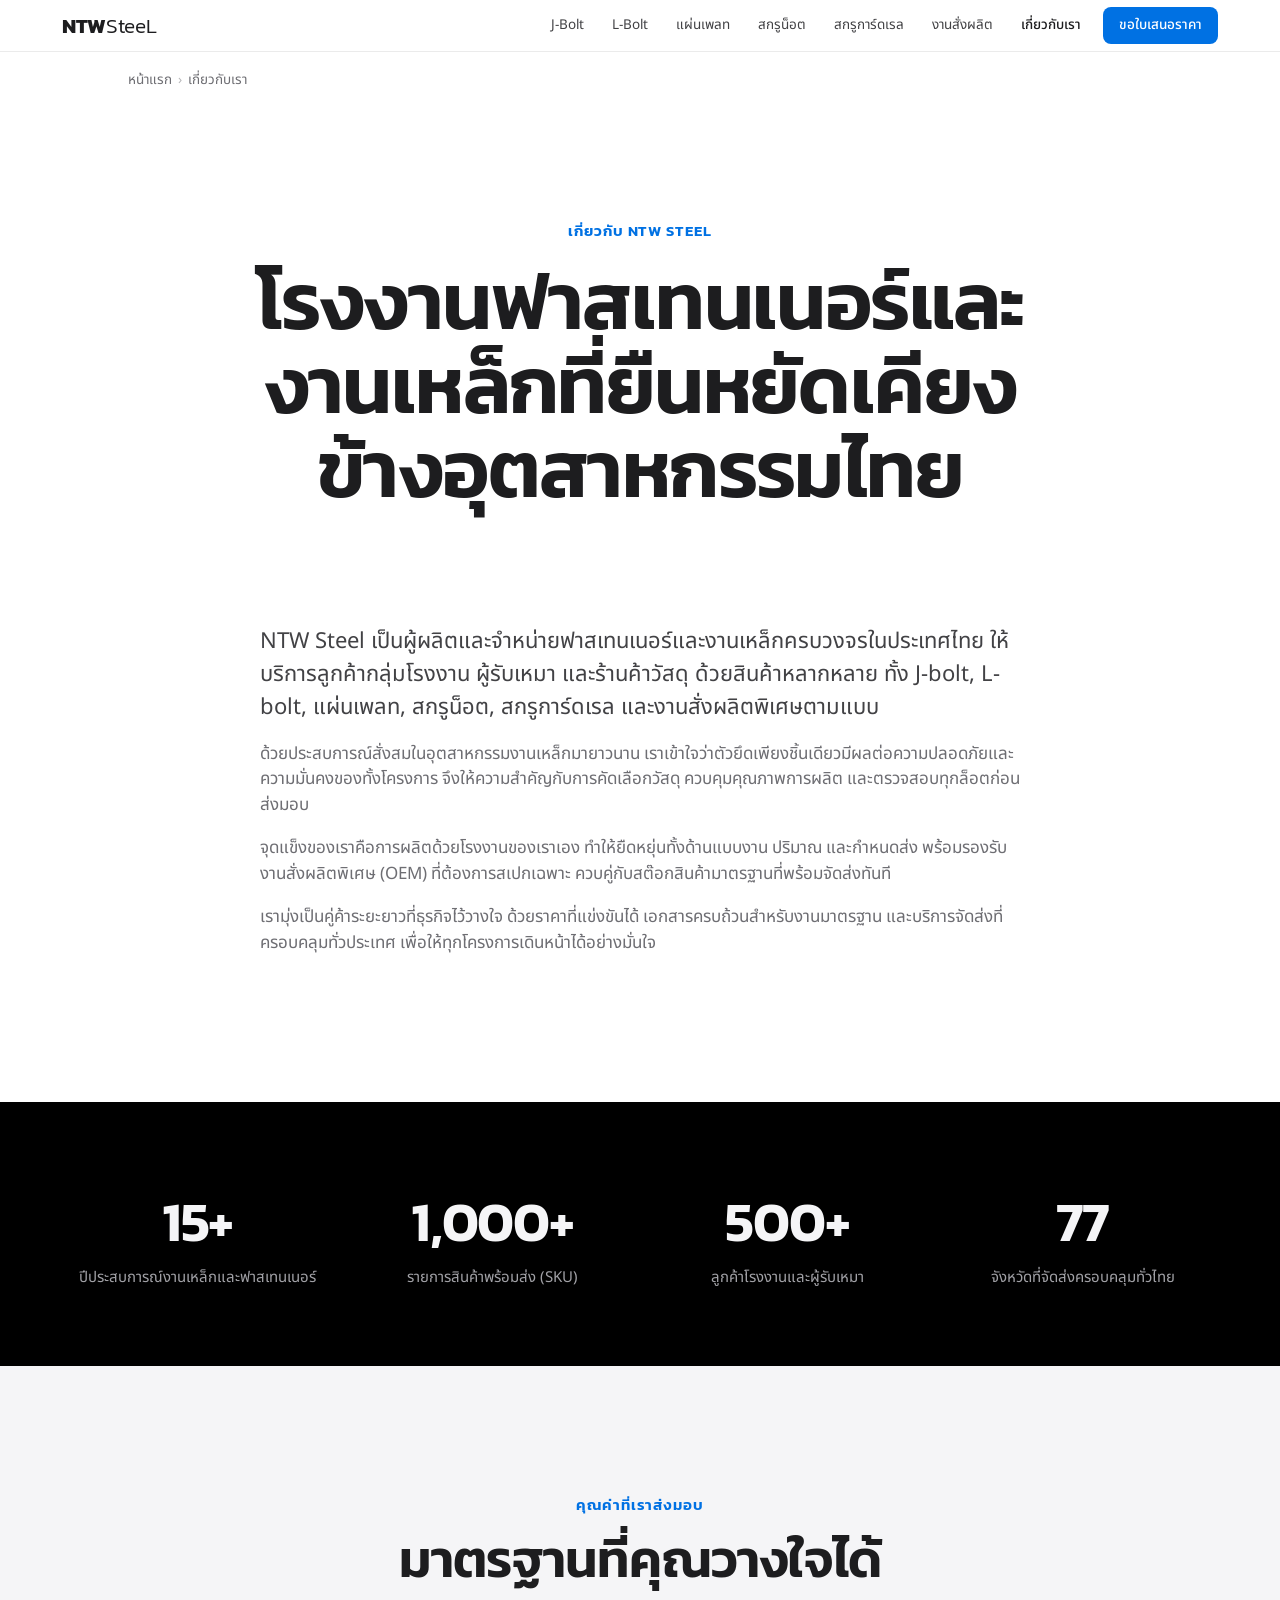
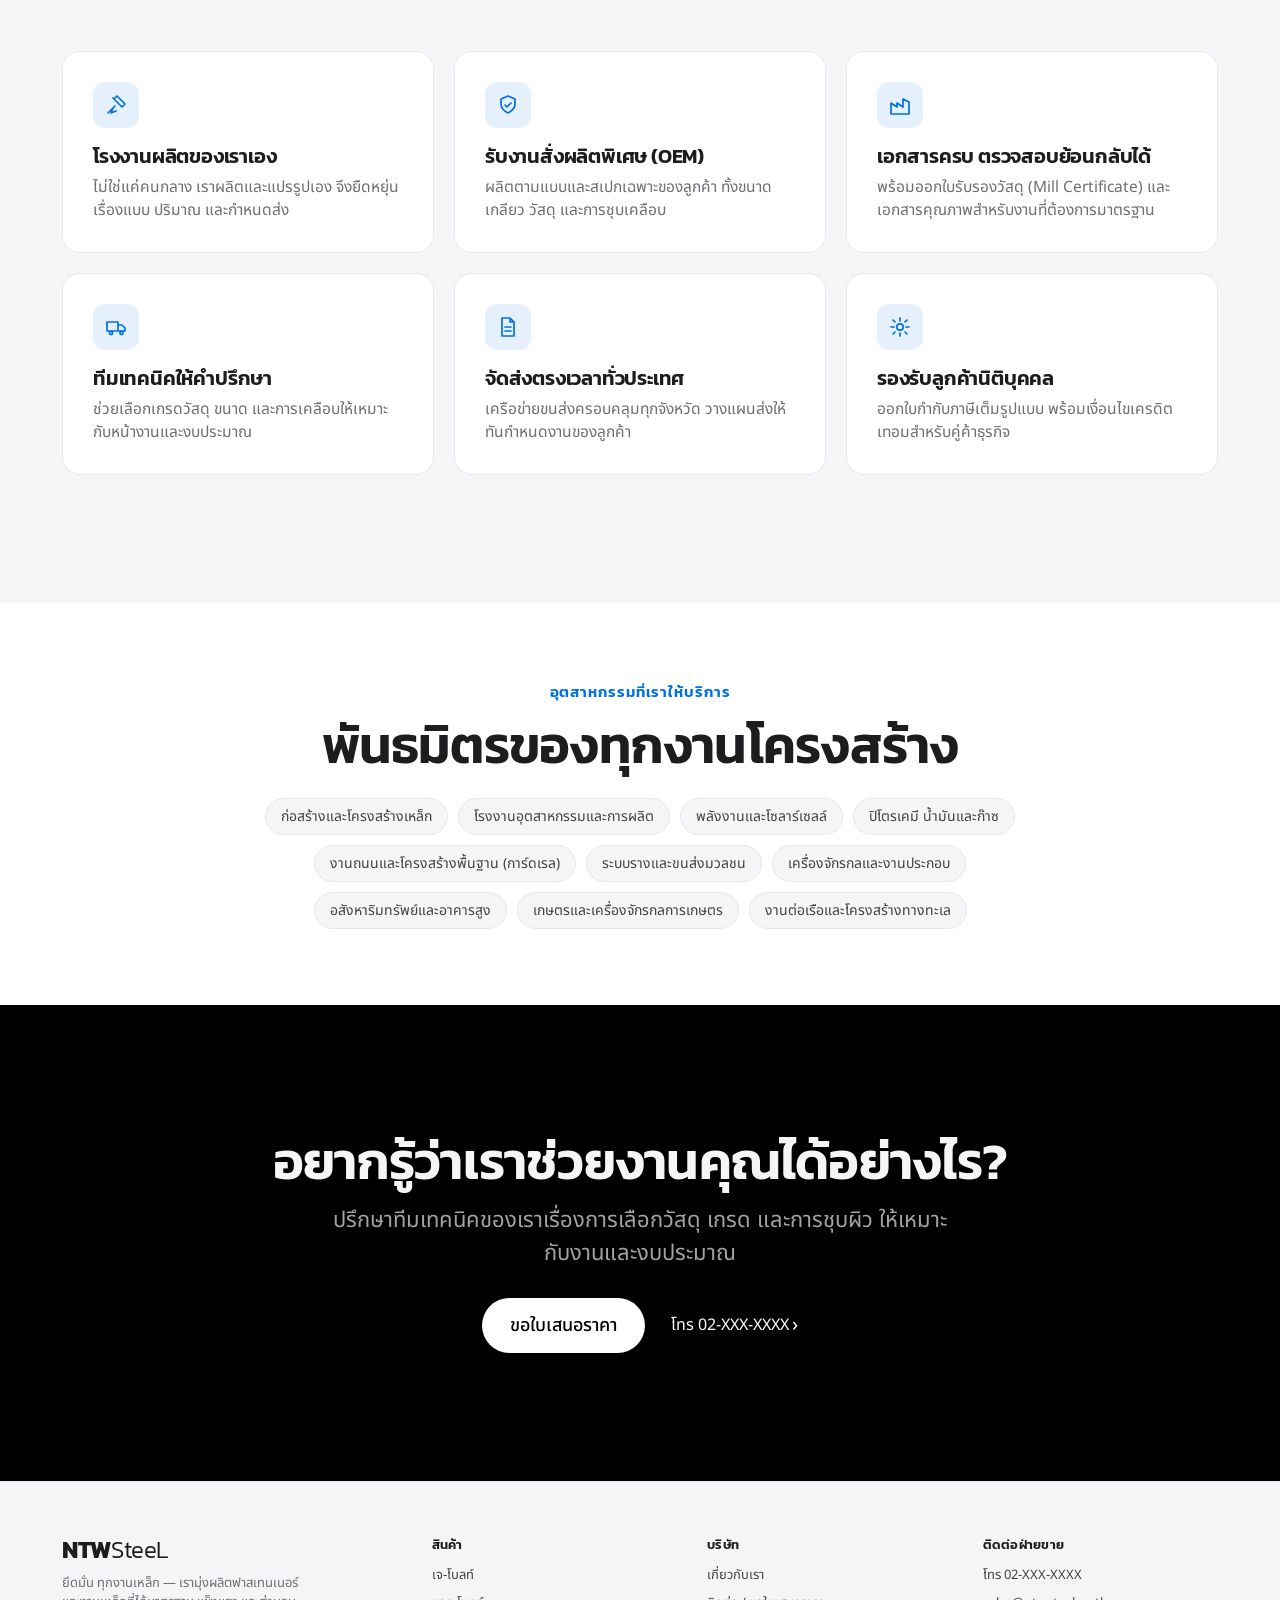
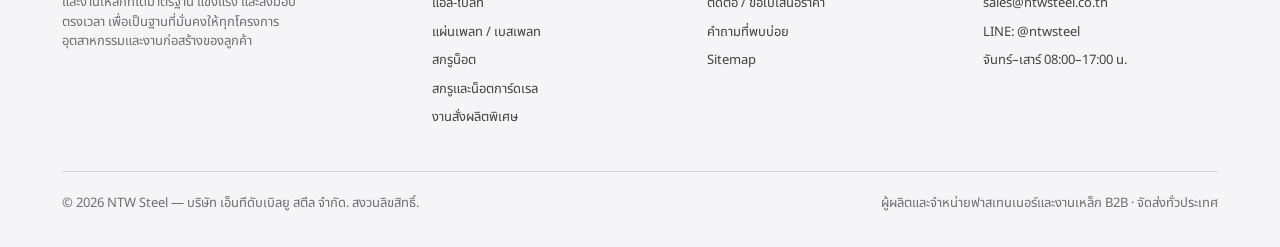
<file: about.html>
<!DOCTYPE html>
<html lang="th">
<head>
  <meta charset="UTF-8">
  <meta name="viewport" content="width=device-width, initial-scale=1">
  <title>เกี่ยวกับเรา | NTW Steel</title>
  <meta name="description" content="เกี่ยวกับ NTW Steel — โรงงานฟาสเทนเนอร์และงานเหล็กที่ยืนหยัดเคียงข้างอุตสาหกรรมไทย ผู้ผลิตและจำหน่ายฟาสเทนเนอร์และงานเหล็ก B2B ผลิตเอง คุมคุณภาพ จัดส่งทั่วประเทศ">
  <meta name="keywords" content="ฟาสเทนเนอร์, น็อตสกรู, J-bolt, L-bolt, เจโบลท์, แอลโบลท์, แผ่นเพลท, สกรูการ์ดเรล, งานสั่งผลิต OEM, โรงงานผลิตน็อตสกรู, fastener supplier Thailand, anchor bolt, steel plate, mill certificate, ขายส่งฟาสเทนเนอร์ราคาโรงงาน">
  <meta name="robots" content="index, follow, max-image-preview:large, max-snippet:-1, max-video-preview:-1">
  <meta name="author" content="NTW Steel">
  <link rel="canonical" href="https://www.ntwsteel.co.th/about.html">
  <meta name="theme-color" content="#ffffff">
  <link rel="icon" type="image/svg+xml" href="assets/favicon.svg">
  <link rel="apple-touch-icon" href="assets/favicon.svg">

  <!-- Open Graph -->
  <meta property="og:type" content="product">
  <meta property="og:site_name" content="NTW Steel">
  <meta property="og:locale" content="th_TH">
  <meta property="og:title" content="เกี่ยวกับเรา | NTW Steel">
  <meta property="og:description" content="เกี่ยวกับ NTW Steel — โรงงานฟาสเทนเนอร์และงานเหล็กที่ยืนหยัดเคียงข้างอุตสาหกรรมไทย ผู้ผลิตและจำหน่ายฟาสเทนเนอร์และงานเหล็ก B2B ผลิตเอง คุมคุณภาพ จัดส่งทั่วประเทศ">
  <meta property="og:url" content="https://www.ntwsteel.co.th/about.html">
  <meta property="og:image" content="https://www.ntwsteel.co.th/assets/og-cover.svg">
  <meta property="og:image:width" content="1200">
  <meta property="og:image:height" content="630">
  <!-- Twitter -->
  <meta name="twitter:card" content="summary_large_image">
  <meta name="twitter:title" content="เกี่ยวกับเรา | NTW Steel">
  <meta name="twitter:description" content="เกี่ยวกับ NTW Steel — โรงงานฟาสเทนเนอร์และงานเหล็กที่ยืนหยัดเคียงข้างอุตสาหกรรมไทย ผู้ผลิตและจำหน่ายฟาสเทนเนอร์และงานเหล็ก B2B ผลิตเอง คุมคุณภาพ จัดส่งทั่วประเทศ">
  <meta name="twitter:image" content="https://www.ntwsteel.co.th/assets/og-cover.svg">

  <!-- Fonts -->
  <link rel="preconnect" href="https://fonts.googleapis.com">
  <link rel="preconnect" href="https://fonts.gstatic.com" crossorigin>
  <link href="https://fonts.googleapis.com/css2?family=Kanit:wght@200;300;400;500;600;700&family=Noto+Sans+Thai:wght@300;400;500;600;700&display=swap" rel="stylesheet">
  <link rel="stylesheet" href="assets/styles.css">

  <script type="application/ld+json">{"@type":"Organization","@id":"https://www.ntwsteel.co.th/#organization","name":"NTW Steel","legalName":"บริษัท เอ็นทีดับเบิลยู สตีล จำกัด","alternateName":"เอ็นทีดับเบิลยู สตีล","url":"https://www.ntwsteel.co.th/","logo":"https://www.ntwsteel.co.th/assets/logo.svg","image":"https://www.ntwsteel.co.th/assets/og-cover.svg","slogan":"ยึดมั่น ทุกงานเหล็ก","description":"NTW Steel ผู้ผลิตและจำหน่ายฟาสเทนเนอร์ J-bolt L-bolt แผ่นเพลท สกรูน็อต งาน OEM และสกรูการ์ดเรล ราคาโรงงาน มีใบเซอร์ จัดส่งทั่วไทย รองรับนิติบุคคล","email":"sales@ntwsteel.co.th","telephone":"02-XXX-XXXX","areaServed":{"@type":"Country","name":"Thailand"},"address":{"@type":"PostalAddress","streetAddress":"เลขที่ XX/X หมู่ X ถนน————— ตำบล————— อำเภอ————— จังหวัด————— รหัสไปรษณีย์ XXXXX","addressLocality":"—————","addressRegion":"—————","postalCode":"XXXXX","addressCountry":"TH"},"knowsAbout":["Anchor bolt","J-bolt","L-bolt","Steel base plate","Fastener","Guardrail bolt","Hot-dip galvanizing","OEM fastener manufacturing","ASTM F1554","สลักเกลียวฝังยึด"]}</script>
  <script type="application/ld+json">{"@type":"WebSite","@id":"https://www.ntwsteel.co.th/#website","url":"https://www.ntwsteel.co.th/","name":"NTW Steel","inLanguage":"th-TH","publisher":{"@id":"https://www.ntwsteel.co.th/#organization"}}</script>
  <script type="application/ld+json">{"@type":"WebPage","@id":"https://www.ntwsteel.co.th/about.html#webpage","url":"https://www.ntwsteel.co.th/about.html","name":"เกี่ยวกับเรา | NTW Steel","description":"เกี่ยวกับ NTW Steel ผู้ผลิตและจำหน่ายฟาสเทนเนอร์และงานเหล็ก B2B","inLanguage":"th-TH","isPartOf":{"@id":"https://www.ntwsteel.co.th/#website"},"publisher":{"@id":"https://www.ntwsteel.co.th/#organization"}}</script>
  <script type="application/ld+json">{"@type":"BreadcrumbList","itemListElement":[{"@type":"ListItem","position":1,"name":"หน้าแรก","item":"https://www.ntwsteel.co.th/"},{"@type":"ListItem","position":2,"name":"เกี่ยวกับเรา","item":"https://www.ntwsteel.co.th/about.html"}]}</script>
</head>
<body class="">
<header class="nav">
  <div class="nav-inner">
    <a class="logo " href="index.html" aria-label="NTWSteeL หน้าแรก"><span class="logo-ntw">NTW</span><span class="logo-steel">SteeL</span></a>
    <button class="nav-toggle" aria-label="เมนู" aria-expanded="false" aria-controls="site-nav"><span></span><span></span></button>
    <nav class="nav-links" id="site-nav" aria-label="เมนูหลัก">
      <a href="j-bolt.html">J-Bolt</a><a href="l-bolt.html">L-Bolt</a><a href="plate.html">แผ่นเพลท</a><a href="screw-nut.html">สกรูน็อต</a><a href="guardrail-screw.html">สกรูการ์ดเรล</a><a href="custom.html">งานสั่งผลิต</a>
      <a href="about.html">เกี่ยวกับเรา</a>
      <a class="nav-cta" href="contact.html">ขอใบเสนอราคา</a>
    </nav>
  </div>
</header>
<main id="main">

  <nav class="wrap crumb" aria-label="breadcrumb"><a href="index.html">หน้าแรก</a><span>›</span>เกี่ยวกับเรา</nav>

  <section class="hero">
    <div class="wrap">
      <span class="eyebrow reveal">เกี่ยวกับ NTW Steel</span>
      <h1 class="display reveal d1">โรงงานฟาสเทนเนอร์และงานเหล็กที่ยืนหยัดเคียงข้างอุตสาหกรรมไทย</h1>
    </div>
  </section>

  <section class="section" style="padding-top:0">
    <div class="wrap">
      <div style="max-width:760px;margin:0 auto" class="reveal">
        <p class="lead" style="margin-bottom:18px">NTW Steel เป็นผู้ผลิตและจำหน่ายฟาสเทนเนอร์และงานเหล็กครบวงจรในประเทศไทย ให้บริการลูกค้ากลุ่มโรงงาน ผู้รับเหมา และร้านค้าวัสดุ ด้วยสินค้าหลากหลาย ทั้ง J-bolt, L-bolt, แผ่นเพลท, สกรูน็อต, สกรูการ์ดเรล และงานสั่งผลิตพิเศษตามแบบ</p>
        <p class="muted" style="margin-bottom:18px">ด้วยประสบการณ์สั่งสมในอุตสาหกรรมงานเหล็กมายาวนาน เราเข้าใจว่าตัวยึดเพียงชิ้นเดียวมีผลต่อความปลอดภัยและความมั่นคงของทั้งโครงการ จึงให้ความสำคัญกับการคัดเลือกวัสดุ ควบคุมคุณภาพการผลิต และตรวจสอบทุกล็อตก่อนส่งมอบ</p>
        <p class="muted" style="margin-bottom:18px">จุดแข็งของเราคือการผลิตด้วยโรงงานของเราเอง ทำให้ยืดหยุ่นทั้งด้านแบบงาน ปริมาณ และกำหนดส่ง พร้อมรองรับงานสั่งผลิตพิเศษ (OEM) ที่ต้องการสเปกเฉพาะ ควบคู่กับสต๊อกสินค้ามาตรฐานที่พร้อมจัดส่งทันที</p>
        <p class="muted" style="margin-bottom:18px">เรามุ่งเป็นคู่ค้าระยะยาวที่ธุรกิจไว้วางใจ ด้วยราคาที่แข่งขันได้ เอกสารครบถ้วนสำหรับงานมาตรฐาน และบริการจัดส่งที่ครอบคลุมทั่วประเทศ เพื่อให้ทุกโครงการเดินหน้าได้อย่างมั่นใจ</p>
      </div>
    </div>
  </section>

  <section class="section-sm bg-dark">
    <div class="wrap-wide"><div class="stats"><div class="stat reveal "><div class="stat-v">15+</div><div class="stat-l">ปีประสบการณ์งานเหล็กและฟาสเทนเนอร์</div></div>
      <div class="stat reveal d1"><div class="stat-v">1,000+</div><div class="stat-l">รายการสินค้าพร้อมส่ง (SKU)</div></div>
      <div class="stat reveal d2"><div class="stat-v">500+</div><div class="stat-l">ลูกค้าโรงงานและผู้รับเหมา</div></div>
      <div class="stat reveal d3"><div class="stat-v">77</div><div class="stat-l">จังหวัดที่จัดส่งครอบคลุมทั่วไทย</div></div></div></div>
  </section>

  <section class="section bg-alt">
    <div class="wrap-wide">
      <div class="sec-head"><span class="eyebrow">คุณค่าที่เราส่งมอบ</span><h2 class="headline">มาตรฐานที่คุณวางใจได้</h2></div>
      <div class="grid grid-3"><div class="fcard reveal "><span class="fcard-ico"><svg viewBox="0 0 24 24" aria-hidden="true"><path d="M4 20l7-7M9 5l4 4M13 3l8 8-3 3-8-8zM9 15l-2 5 5-2" stroke="currentColor" stroke-width="1.7" fill="none" stroke-linecap="round" stroke-linejoin="round"/></svg></span><h3>โรงงานผลิตของเราเอง</h3><p>ไม่ใช่แค่คนกลาง เราผลิตและแปรรูปเอง จึงยืดหยุ่นเรื่องแบบ ปริมาณ และกำหนดส่ง</p></div>
      <div class="fcard reveal d1"><span class="fcard-ico"><svg viewBox="0 0 24 24" aria-hidden="true"><path d="M12 3l7 3v5c0 4-3 7-7 9-4-2-7-5-7-9V6z" stroke="currentColor" stroke-width="1.7" fill="none" stroke-linejoin="round"/><path d="M9 12l2 2 4-4" stroke="currentColor" stroke-width="1.7" fill="none" stroke-linecap="round" stroke-linejoin="round"/></svg></span><h3>รับงานสั่งผลิตพิเศษ (OEM)</h3><p>ผลิตตามแบบและสเปกเฉพาะของลูกค้า ทั้งขนาด เกลียว วัสดุ และการชุบเคลือบ</p></div>
      <div class="fcard reveal d2"><span class="fcard-ico"><svg viewBox="0 0 24 24" aria-hidden="true"><path d="M3 21V10l6 4V10l6 4V6l6 3v12z" stroke="currentColor" stroke-width="1.7" fill="none" stroke-linejoin="round"/></svg></span><h3>เอกสารครบ ตรวจสอบย้อนกลับได้</h3><p>พร้อมออกใบรับรองวัสดุ (Mill Certificate) และเอกสารคุณภาพสำหรับงานที่ต้องการมาตรฐาน</p></div>
      <div class="fcard reveal "><span class="fcard-ico"><svg viewBox="0 0 24 24" aria-hidden="true"><path d="M3 7h11v9H3zM14 10h4l3 3v3h-7z" stroke="currentColor" stroke-width="1.7" fill="none" stroke-linejoin="round"/><circle cx="7" cy="18" r="1.6" stroke="currentColor" stroke-width="1.7" fill="none"/><circle cx="17.5" cy="18" r="1.6" stroke="currentColor" stroke-width="1.7" fill="none"/></svg></span><h3>ทีมเทคนิคให้คำปรึกษา</h3><p>ช่วยเลือกเกรดวัสดุ ขนาด และการเคลือบให้เหมาะกับหน้างานและงบประมาณ</p></div>
      <div class="fcard reveal d1"><span class="fcard-ico"><svg viewBox="0 0 24 24" aria-hidden="true"><path d="M6 3h8l4 4v14H6zM14 3v4h4" stroke="currentColor" stroke-width="1.7" fill="none" stroke-linejoin="round"/><path d="M9 12h6M9 16h6" stroke="currentColor" stroke-width="1.7" stroke-linecap="round"/></svg></span><h3>จัดส่งตรงเวลาทั่วประเทศ</h3><p>เครือข่ายขนส่งครอบคลุมทุกจังหวัด วางแผนส่งให้ทันกำหนดงานของลูกค้า</p></div>
      <div class="fcard reveal d2"><span class="fcard-ico"><svg viewBox="0 0 24 24" aria-hidden="true"><circle cx="12" cy="12" r="3.2" stroke="currentColor" stroke-width="1.7" fill="none"/><path d="M12 3v3M12 18v3M3 12h3M18 12h3M5 5l2 2M17 17l2 2M19 5l-2 2M7 17l-2 2" stroke="currentColor" stroke-width="1.7" stroke-linecap="round"/></svg></span><h3>รองรับลูกค้านิติบุคคล</h3><p>ออกใบกำกับภาษีเต็มรูปแบบ พร้อมเงื่อนไขเครดิตเทอมสำหรับคู่ค้าธุรกิจ</p></div></div>
    </div>
  </section>

  <section class="section-sm">
    <div class="wrap center">
      <span class="eyebrow reveal">อุตสาหกรรมที่เราให้บริการ</span>
      <h2 class="headline reveal d1" style="margin:12px 0 24px">พันธมิตรของทุกงานโครงสร้าง</h2>
      <div class="chips reveal d2" style="justify-content:center;max-width:820px;margin:0 auto"><span class="chip">ก่อสร้างและโครงสร้างเหล็ก</span><span class="chip">โรงงานอุตสาหกรรมและการผลิต</span><span class="chip">พลังงานและโซลาร์เซลล์</span><span class="chip">ปิโตรเคมี น้ำมันและก๊าซ</span><span class="chip">งานถนนและโครงสร้างพื้นฐาน (การ์ดเรล)</span><span class="chip">ระบบรางและขนส่งมวลชน</span><span class="chip">เครื่องจักรกลและงานประกอบ</span><span class="chip">อสังหาริมทรัพย์และอาคารสูง</span><span class="chip">เกษตรและเครื่องจักรกลการเกษตร</span><span class="chip">งานต่อเรือและโครงสร้างทางทะเล</span></div>
    </div>
  </section>

  <section class="section bg-dark cta-band">
    <div class="wrap">
      <h2 class="headline reveal">อยากรู้ว่าเราช่วยงานคุณได้อย่างไร?</h2>
      <p class="lead reveal d1">ปรึกษาทีมเทคนิคของเราเรื่องการเลือกวัสดุ เกรด และการชุบผิว ให้เหมาะกับงานและงบประมาณ</p>
      <div class="btn-row center reveal d2">
        <a class="btn btn-on-dark btn-lg" href="contact.html">ขอใบเสนอราคา</a>
        <a class="link-chevron" href="tel:02" style="color:#fff">โทร 02-XXX-XXXX</a>
      </div>
    </div>
  </section>
  
</main>
<footer class="footer">
  <div class="wrap-wide">
    <div class="footer-top">
      <div>
        <a class="logo " href="index.html" aria-label="NTWSteeL หน้าแรก"><span class="logo-ntw">NTW</span><span class="logo-steel">SteeL</span></a>
        <p class="footer-blurb">ยึดมั่น ทุกงานเหล็ก — เรามุ่งผลิตฟาสเทนเนอร์และงานเหล็กที่ได้มาตรฐาน แข็งแรง และส่งมอบตรงเวลา เพื่อเป็นฐานที่มั่นคงให้ทุกโครงการอุตสาหกรรมและงานก่อสร้างของลูกค้า</p>
      </div>
      <div>
        <h4>สินค้า</h4>
        <ul><li><a href="j-bolt.html">เจ-โบลท์</a></li><li><a href="l-bolt.html">แอล-โบลท์</a></li><li><a href="plate.html">แผ่นเพลท / เบสเพลท</a></li><li><a href="screw-nut.html">สกรูน็อต</a></li><li><a href="guardrail-screw.html">สกรูและน็อตการ์ดเรล</a></li><li><a href="custom.html">งานสั่งผลิตพิเศษ</a></li></ul>
      </div>
      <div>
        <h4>บริษัท</h4>
        <ul>
          <li><a href="about.html">เกี่ยวกับเรา</a></li>
          <li><a href="contact.html">ติดต่อ / ขอใบเสนอราคา</a></li>
          <li><a href="index.html#faq">คำถามที่พบบ่อย</a></li>
          <li><a href="sitemap.xml">Sitemap</a></li>
        </ul>
      </div>
      <div>
        <h4>ติดต่อฝ่ายขาย</h4>
        <ul>
          <li><a href="tel:02">โทร 02-XXX-XXXX</a></li>
          <li><a href="mailto:sales@ntwsteel.co.th">sales@ntwsteel.co.th</a></li>
          <li>LINE: @ntwsteel</li>
          <li>จันทร์–เสาร์ 08:00–17:00 น.</li>
        </ul>
      </div>
    </div>
    <div class="footer-bottom">
      <span>© 2026 NTW Steel — บริษัท เอ็นทีดับเบิลยู สตีล จำกัด. สงวนลิขสิทธิ์.</span>
      <span>ผู้ผลิตและจำหน่ายฟาสเทนเนอร์และงานเหล็ก B2B · จัดส่งทั่วประเทศ</span>
    </div>
  </div>
</footer>
<script src="assets/app.js" defer></script>
</body>
</html>
</file>
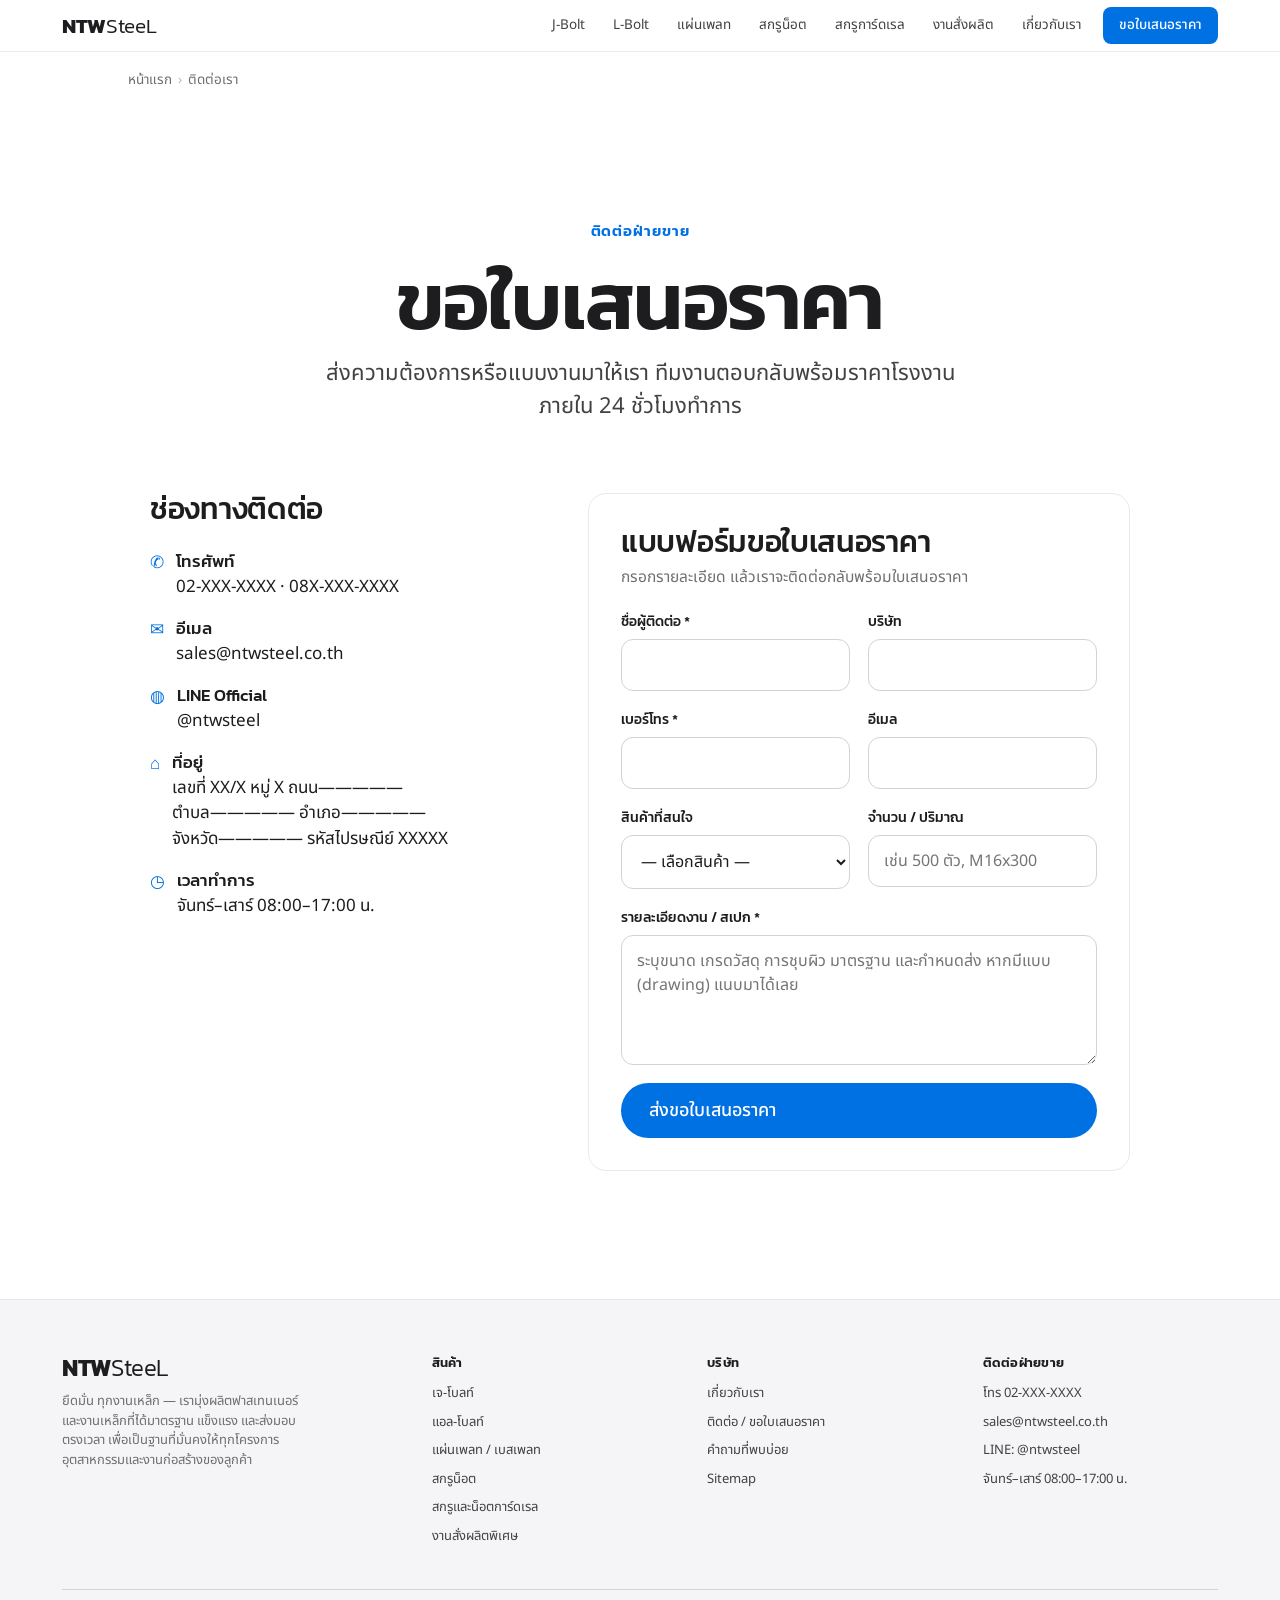
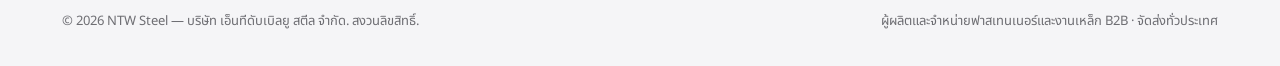
<file: contact.html>
<!DOCTYPE html>
<html lang="th">
<head>
  <meta charset="UTF-8">
  <meta name="viewport" content="width=device-width, initial-scale=1">
  <title>ติดต่อเรา / ขอใบเสนอราคา | NTW Steel</title>
  <meta name="description" content="ติดต่อ NTW Steel ขอใบเสนอราคาฟาสเทนเนอร์ J-bolt L-bolt แผ่นเพลท สกรูน็อต สกรูการ์ดเรล และงานสั่งผลิตพิเศษ ราคาโรงงาน จัดส่งทั่วประเทศ โทร 02-XXX-XXXX">
  <meta name="keywords" content="ติดต่อ NTW Steel, ขอใบเสนอราคาน็อตสกรู, โรงงานฟาสเทนเนอร์, สั่งผลิต anchor bolt">
  <meta name="robots" content="index, follow, max-image-preview:large, max-snippet:-1, max-video-preview:-1">
  <meta name="author" content="NTW Steel">
  <link rel="canonical" href="https://www.ntwsteel.co.th/contact.html">
  <meta name="theme-color" content="#ffffff">
  <link rel="icon" type="image/svg+xml" href="assets/favicon.svg">
  <link rel="apple-touch-icon" href="assets/favicon.svg">

  <!-- Open Graph -->
  <meta property="og:type" content="product">
  <meta property="og:site_name" content="NTW Steel">
  <meta property="og:locale" content="th_TH">
  <meta property="og:title" content="ติดต่อเรา / ขอใบเสนอราคา | NTW Steel">
  <meta property="og:description" content="ติดต่อ NTW Steel ขอใบเสนอราคาฟาสเทนเนอร์ J-bolt L-bolt แผ่นเพลท สกรูน็อต สกรูการ์ดเรล และงานสั่งผลิตพิเศษ ราคาโรงงาน จัดส่งทั่วประเทศ โทร 02-XXX-XXXX">
  <meta property="og:url" content="https://www.ntwsteel.co.th/contact.html">
  <meta property="og:image" content="https://www.ntwsteel.co.th/assets/og-cover.svg">
  <meta property="og:image:width" content="1200">
  <meta property="og:image:height" content="630">
  <!-- Twitter -->
  <meta name="twitter:card" content="summary_large_image">
  <meta name="twitter:title" content="ติดต่อเรา / ขอใบเสนอราคา | NTW Steel">
  <meta name="twitter:description" content="ติดต่อ NTW Steel ขอใบเสนอราคาฟาสเทนเนอร์ J-bolt L-bolt แผ่นเพลท สกรูน็อต สกรูการ์ดเรล และงานสั่งผลิตพิเศษ ราคาโรงงาน จัดส่งทั่วประเทศ โทร 02-XXX-XXXX">
  <meta name="twitter:image" content="https://www.ntwsteel.co.th/assets/og-cover.svg">

  <!-- Fonts -->
  <link rel="preconnect" href="https://fonts.googleapis.com">
  <link rel="preconnect" href="https://fonts.gstatic.com" crossorigin>
  <link href="https://fonts.googleapis.com/css2?family=Kanit:wght@200;300;400;500;600;700&family=Noto+Sans+Thai:wght@300;400;500;600;700&display=swap" rel="stylesheet">
  <link rel="stylesheet" href="assets/styles.css">

  <script type="application/ld+json">{"@type":"Organization","@id":"https://www.ntwsteel.co.th/#organization","name":"NTW Steel","legalName":"บริษัท เอ็นทีดับเบิลยู สตีล จำกัด","alternateName":"เอ็นทีดับเบิลยู สตีล","url":"https://www.ntwsteel.co.th/","logo":"https://www.ntwsteel.co.th/assets/logo.svg","image":"https://www.ntwsteel.co.th/assets/og-cover.svg","slogan":"ยึดมั่น ทุกงานเหล็ก","description":"NTW Steel ผู้ผลิตและจำหน่ายฟาสเทนเนอร์ J-bolt L-bolt แผ่นเพลท สกรูน็อต งาน OEM และสกรูการ์ดเรล ราคาโรงงาน มีใบเซอร์ จัดส่งทั่วไทย รองรับนิติบุคคล","email":"sales@ntwsteel.co.th","telephone":"02-XXX-XXXX","areaServed":{"@type":"Country","name":"Thailand"},"address":{"@type":"PostalAddress","streetAddress":"เลขที่ XX/X หมู่ X ถนน————— ตำบล————— อำเภอ————— จังหวัด————— รหัสไปรษณีย์ XXXXX","addressLocality":"—————","addressRegion":"—————","postalCode":"XXXXX","addressCountry":"TH"},"knowsAbout":["Anchor bolt","J-bolt","L-bolt","Steel base plate","Fastener","Guardrail bolt","Hot-dip galvanizing","OEM fastener manufacturing","ASTM F1554","สลักเกลียวฝังยึด"]}</script>
  <script type="application/ld+json">{"@type":"WebSite","@id":"https://www.ntwsteel.co.th/#website","url":"https://www.ntwsteel.co.th/","name":"NTW Steel","inLanguage":"th-TH","publisher":{"@id":"https://www.ntwsteel.co.th/#organization"}}</script>
  <script type="application/ld+json">{"@type":"ContactPage","@id":"https://www.ntwsteel.co.th/contact.html#webpage","url":"https://www.ntwsteel.co.th/contact.html","name":"ติดต่อเรา | NTW Steel","inLanguage":"th-TH","isPartOf":{"@id":"https://www.ntwsteel.co.th/#website"},"about":{"@id":"https://www.ntwsteel.co.th/#organization"}}</script>
  <script type="application/ld+json">{"@type":"BreadcrumbList","itemListElement":[{"@type":"ListItem","position":1,"name":"หน้าแรก","item":"https://www.ntwsteel.co.th/"},{"@type":"ListItem","position":2,"name":"ติดต่อเรา","item":"https://www.ntwsteel.co.th/contact.html"}]}</script>
</head>
<body class="">
<header class="nav">
  <div class="nav-inner">
    <a class="logo " href="index.html" aria-label="NTWSteeL หน้าแรก"><span class="logo-ntw">NTW</span><span class="logo-steel">SteeL</span></a>
    <button class="nav-toggle" aria-label="เมนู" aria-expanded="false" aria-controls="site-nav"><span></span><span></span></button>
    <nav class="nav-links" id="site-nav" aria-label="เมนูหลัก">
      <a href="j-bolt.html">J-Bolt</a><a href="l-bolt.html">L-Bolt</a><a href="plate.html">แผ่นเพลท</a><a href="screw-nut.html">สกรูน็อต</a><a href="guardrail-screw.html">สกรูการ์ดเรล</a><a href="custom.html">งานสั่งผลิต</a>
      <a href="about.html">เกี่ยวกับเรา</a>
      <a class="nav-cta" href="contact.html">ขอใบเสนอราคา</a>
    </nav>
  </div>
</header>
<main id="main">

  <nav class="wrap crumb" aria-label="breadcrumb"><a href="index.html">หน้าแรก</a><span>›</span>ติดต่อเรา</nav>

  <section class="hero" style="padding-bottom:40px">
    <div class="wrap">
      <span class="eyebrow reveal">ติดต่อฝ่ายขาย</span>
      <h1 class="display reveal d1">ขอใบเสนอราคา</h1>
      <p class="lead reveal d2">ส่งความต้องการหรือแบบงานมาให้เรา ทีมงานตอบกลับพร้อมราคาโรงงานภายใน 24 ชั่วโมงทำการ</p>
    </div>
  </section>

  <section class="section" style="padding-top:0">
    <div class="wrap">
      <div class="split" style="align-items:start">
        <div class="reveal">
          <h2 class="subhead" style="margin-bottom:24px">ช่องทางติดต่อ</h2>
          <div class="contact-line"><span class="ci">✆</span><div><b>โทรศัพท์</b><a href="tel:02">02-XXX-XXXX</a> · <a href="tel:08">08X-XXX-XXXX</a></div></div>
          <div class="contact-line"><span class="ci">✉</span><div><b>อีเมล</b><a href="mailto:sales@ntwsteel.co.th">sales@ntwsteel.co.th</a></div></div>
          <div class="contact-line"><span class="ci">◍</span><div><b>LINE Official</b>@ntwsteel</div></div>
          <div class="contact-line"><span class="ci">⌂</span><div><b>ที่อยู่</b>เลขที่ XX/X หมู่ X ถนน—————<br>ตำบล————— อำเภอ—————<br>จังหวัด————— รหัสไปรษณีย์ XXXXX</div></div>
          <div class="contact-line"><span class="ci">◷</span><div><b>เวลาทำการ</b>จันทร์–เสาร์ 08:00–17:00 น.</div></div>
        </div>

        <div class="fcard reveal d1" style="padding:32px">
          <h2 class="subhead" style="margin-bottom:8px">แบบฟอร์มขอใบเสนอราคา</h2>
          <p class="muted" style="margin-bottom:22px">กรอกรายละเอียด แล้วเราจะติดต่อกลับพร้อมใบเสนอราคา</p>
          <p id="form-ok" hidden style="background:#e7f7ec;border:1px solid #b6e2c4;color:#1a7f43;padding:12px 16px;border-radius:12px;margin-bottom:18px">✓ ได้รับข้อมูลแล้ว ทีมงานจะติดต่อกลับโดยเร็ว (เดโม่ — ยังไม่ได้เชื่อมต่อระบบส่งอีเมล)</p>
          <form id="quote-form" class="form-grid" novalidate>
            <div class="field"><label for="f-name">ชื่อผู้ติดต่อ *</label><input id="f-name" name="name" required autocomplete="name"></div>
            <div class="field"><label for="f-company">บริษัท</label><input id="f-company" name="company" autocomplete="organization"></div>
            <div class="field"><label for="f-phone">เบอร์โทร *</label><input id="f-phone" name="phone" type="tel" required autocomplete="tel"></div>
            <div class="field"><label for="f-email">อีเมล</label><input id="f-email" name="email" type="email" autocomplete="email"></div>
            <div class="field"><label for="f-product">สินค้าที่สนใจ</label><select id="f-product" name="product"><option value="">— เลือกสินค้า —</option><option value="เจ-โบลท์">เจ-โบลท์</option><option value="แอล-โบลท์">แอล-โบลท์</option><option value="แผ่นเพลท / เบสเพลท">แผ่นเพลท / เบสเพลท</option><option value="สกรูน็อต">สกรูน็อต</option><option value="สกรูและน็อตการ์ดเรล">สกรูและน็อตการ์ดเรล</option><option value="งานสั่งผลิตพิเศษ">งานสั่งผลิตพิเศษ</option><option value="อื่น ๆ">อื่น ๆ / งานสั่งผลิต</option></select></div>
            <div class="field"><label for="f-qty">จำนวน / ปริมาณ</label><input id="f-qty" name="qty" placeholder="เช่น 500 ตัว, M16x300"></div>
            <div class="field full"><label for="f-msg">รายละเอียดงาน / สเปก *</label><textarea id="f-msg" name="message" required placeholder="ระบุขนาด เกรดวัสดุ การชุบผิว มาตรฐาน และกำหนดส่ง หากมีแบบ (drawing) แนบมาได้เลย"></textarea></div>
            <div class="field full"><button class="btn btn-primary btn-lg" type="submit">ส่งขอใบเสนอราคา</button></div>
          </form>
        </div>
      </div>
    </div>
  </section>
  
</main>
<footer class="footer">
  <div class="wrap-wide">
    <div class="footer-top">
      <div>
        <a class="logo " href="index.html" aria-label="NTWSteeL หน้าแรก"><span class="logo-ntw">NTW</span><span class="logo-steel">SteeL</span></a>
        <p class="footer-blurb">ยึดมั่น ทุกงานเหล็ก — เรามุ่งผลิตฟาสเทนเนอร์และงานเหล็กที่ได้มาตรฐาน แข็งแรง และส่งมอบตรงเวลา เพื่อเป็นฐานที่มั่นคงให้ทุกโครงการอุตสาหกรรมและงานก่อสร้างของลูกค้า</p>
      </div>
      <div>
        <h4>สินค้า</h4>
        <ul><li><a href="j-bolt.html">เจ-โบลท์</a></li><li><a href="l-bolt.html">แอล-โบลท์</a></li><li><a href="plate.html">แผ่นเพลท / เบสเพลท</a></li><li><a href="screw-nut.html">สกรูน็อต</a></li><li><a href="guardrail-screw.html">สกรูและน็อตการ์ดเรล</a></li><li><a href="custom.html">งานสั่งผลิตพิเศษ</a></li></ul>
      </div>
      <div>
        <h4>บริษัท</h4>
        <ul>
          <li><a href="about.html">เกี่ยวกับเรา</a></li>
          <li><a href="contact.html">ติดต่อ / ขอใบเสนอราคา</a></li>
          <li><a href="index.html#faq">คำถามที่พบบ่อย</a></li>
          <li><a href="sitemap.xml">Sitemap</a></li>
        </ul>
      </div>
      <div>
        <h4>ติดต่อฝ่ายขาย</h4>
        <ul>
          <li><a href="tel:02">โทร 02-XXX-XXXX</a></li>
          <li><a href="mailto:sales@ntwsteel.co.th">sales@ntwsteel.co.th</a></li>
          <li>LINE: @ntwsteel</li>
          <li>จันทร์–เสาร์ 08:00–17:00 น.</li>
        </ul>
      </div>
    </div>
    <div class="footer-bottom">
      <span>© 2026 NTW Steel — บริษัท เอ็นทีดับเบิลยู สตีล จำกัด. สงวนลิขสิทธิ์.</span>
      <span>ผู้ผลิตและจำหน่ายฟาสเทนเนอร์และงานเหล็ก B2B · จัดส่งทั่วประเทศ</span>
    </div>
  </div>
</footer>
<script src="assets/app.js" defer></script>
</body>
</html>
</file>
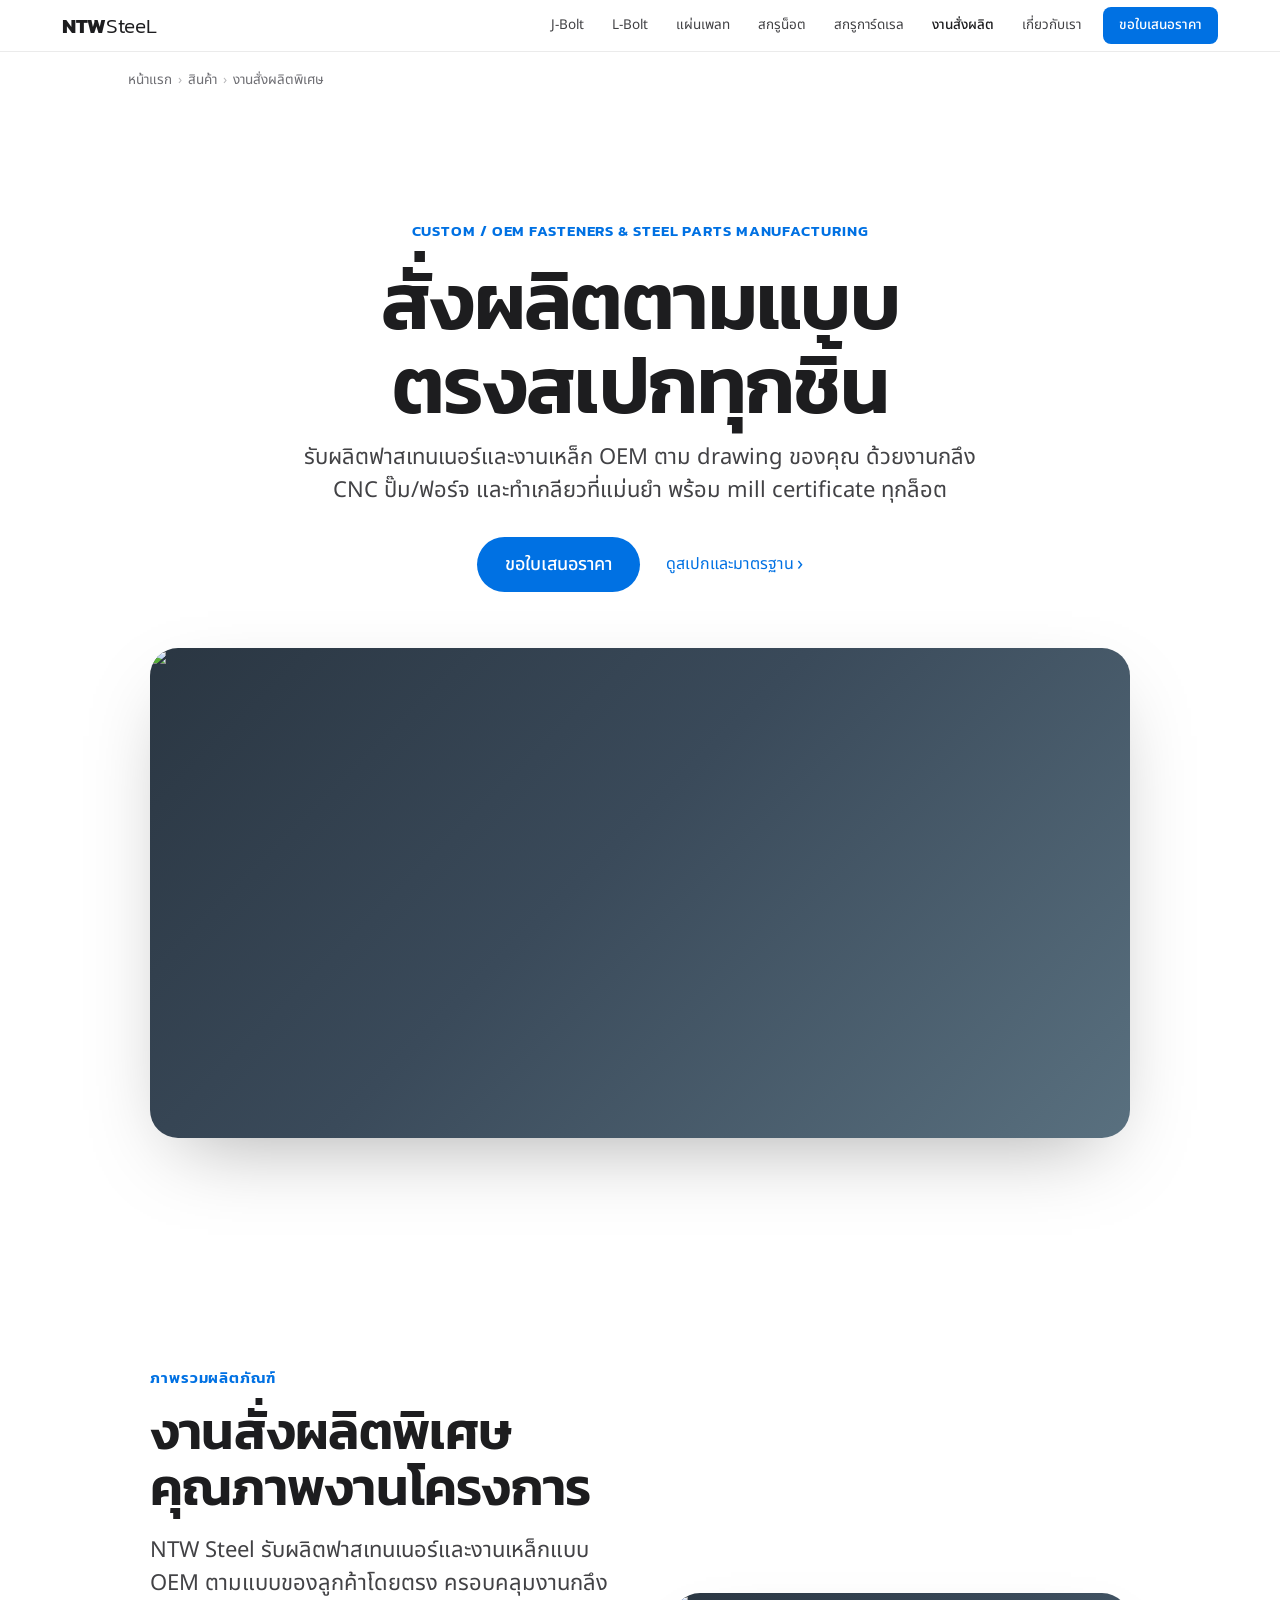
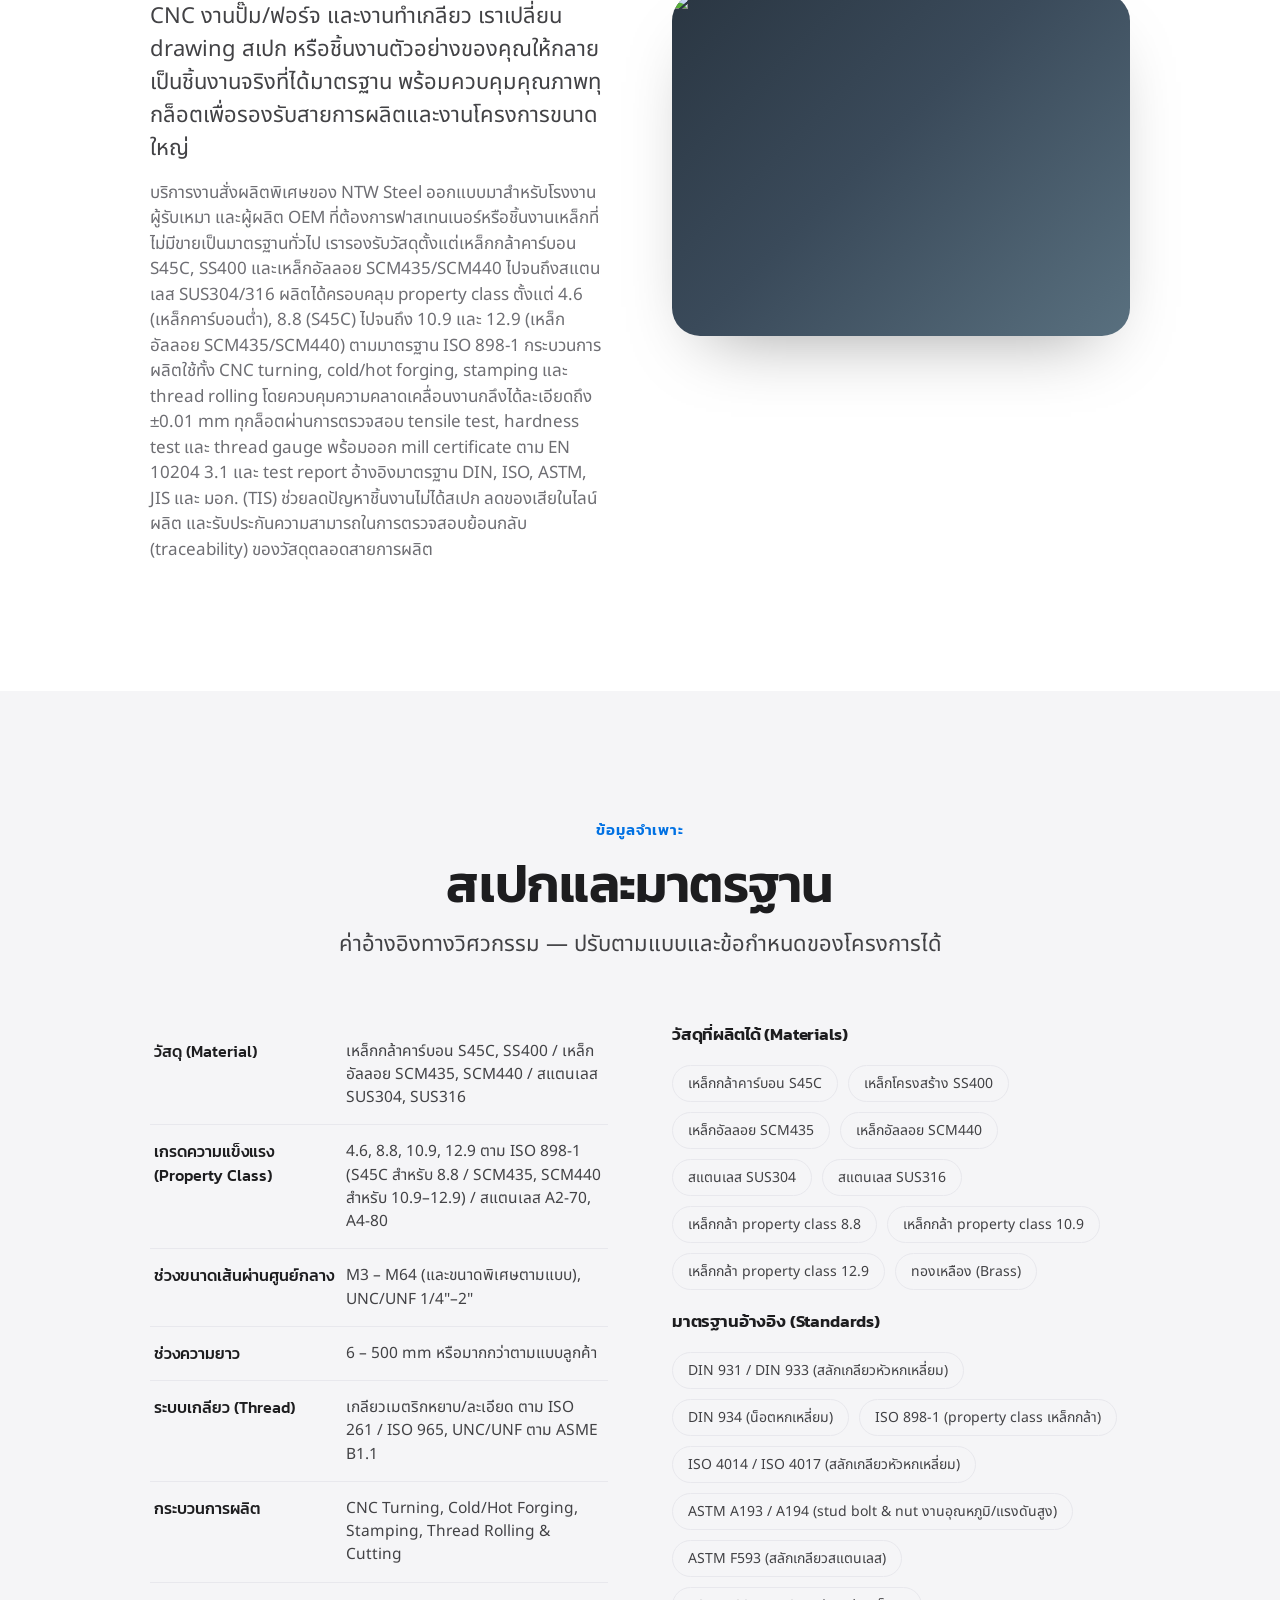
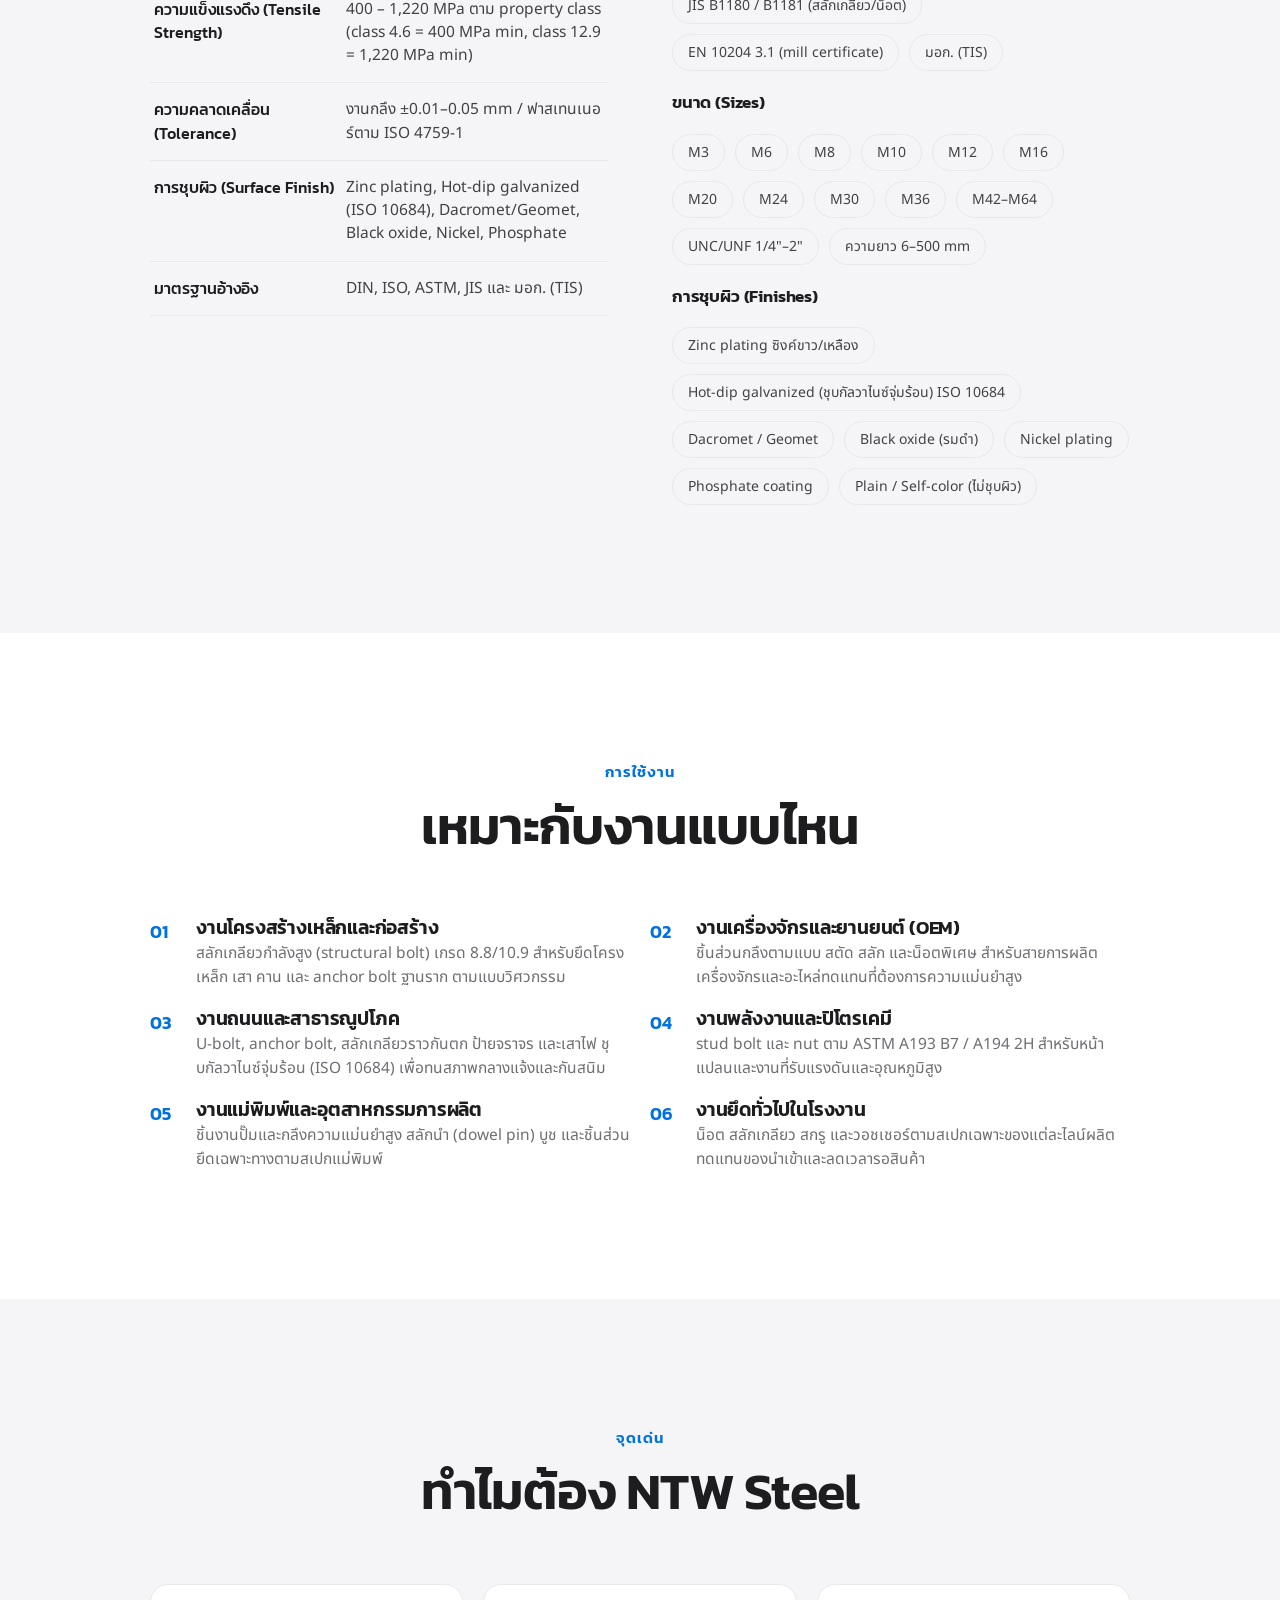
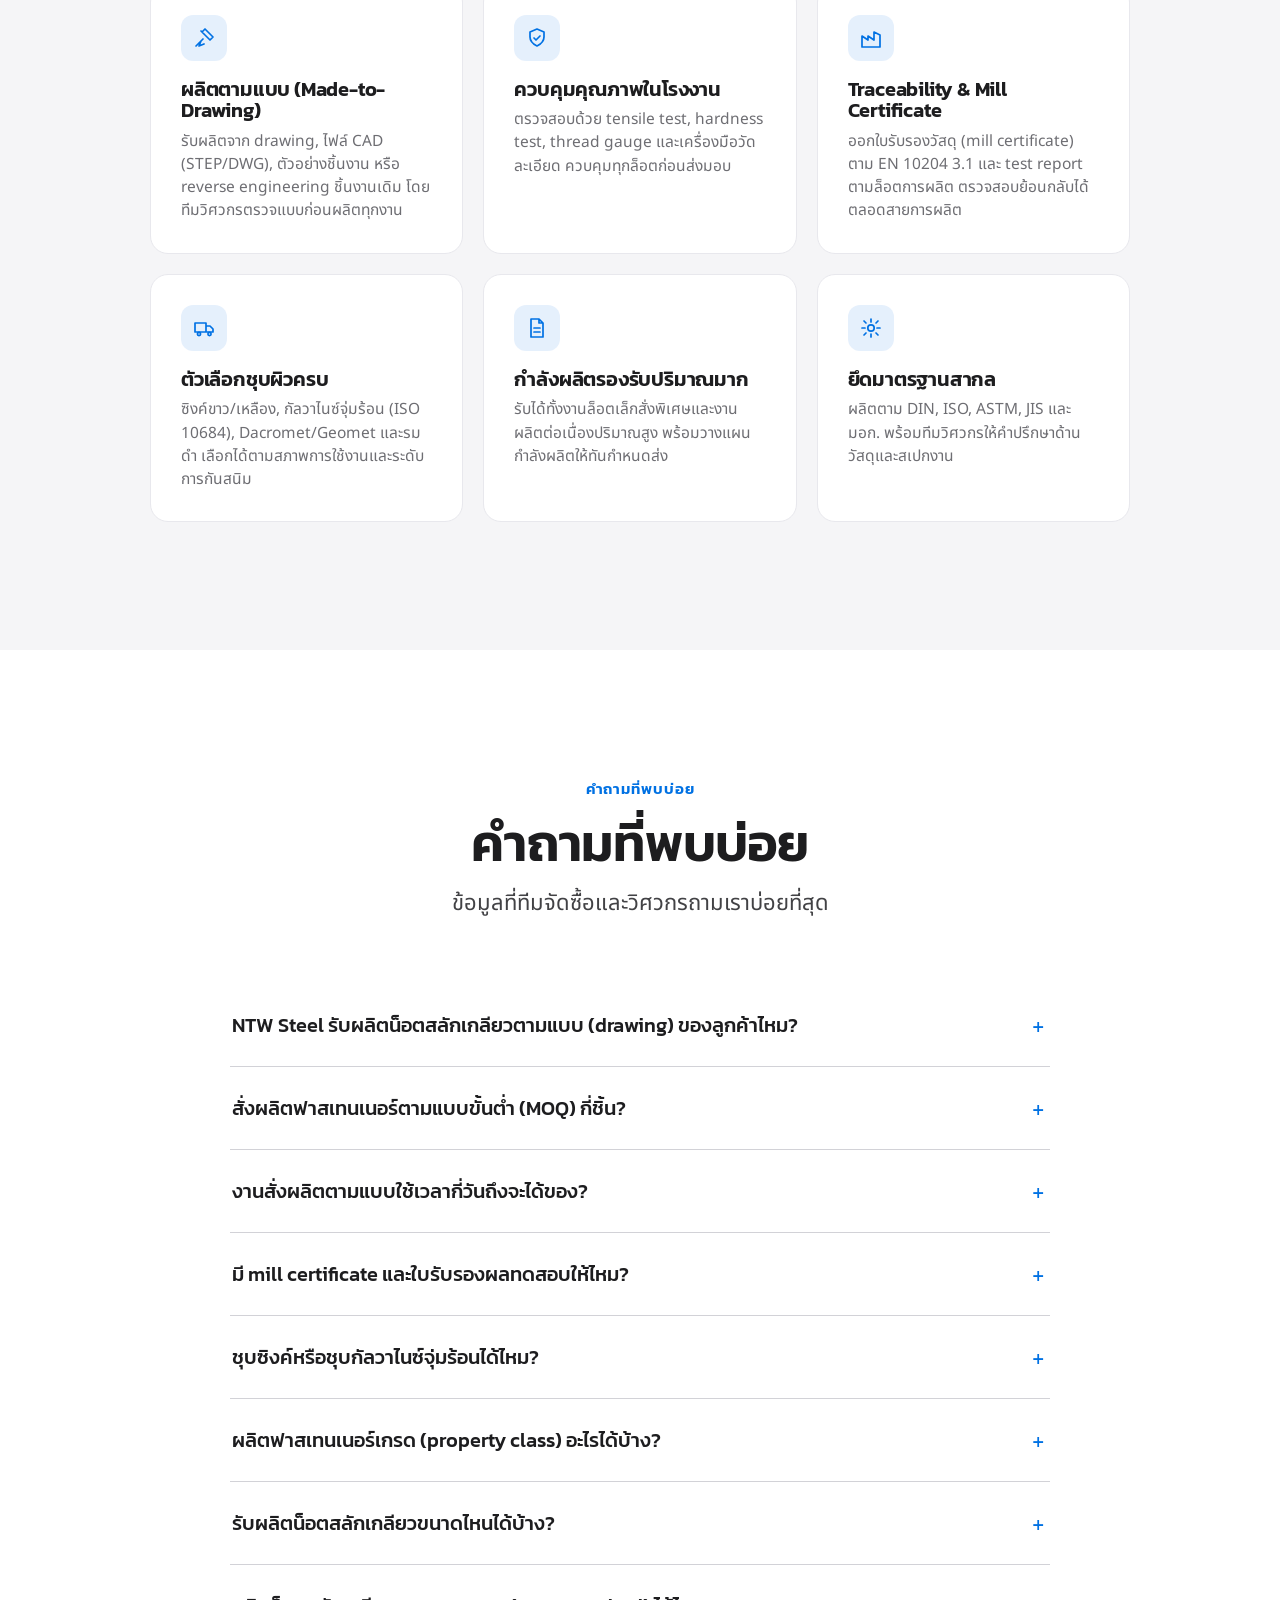
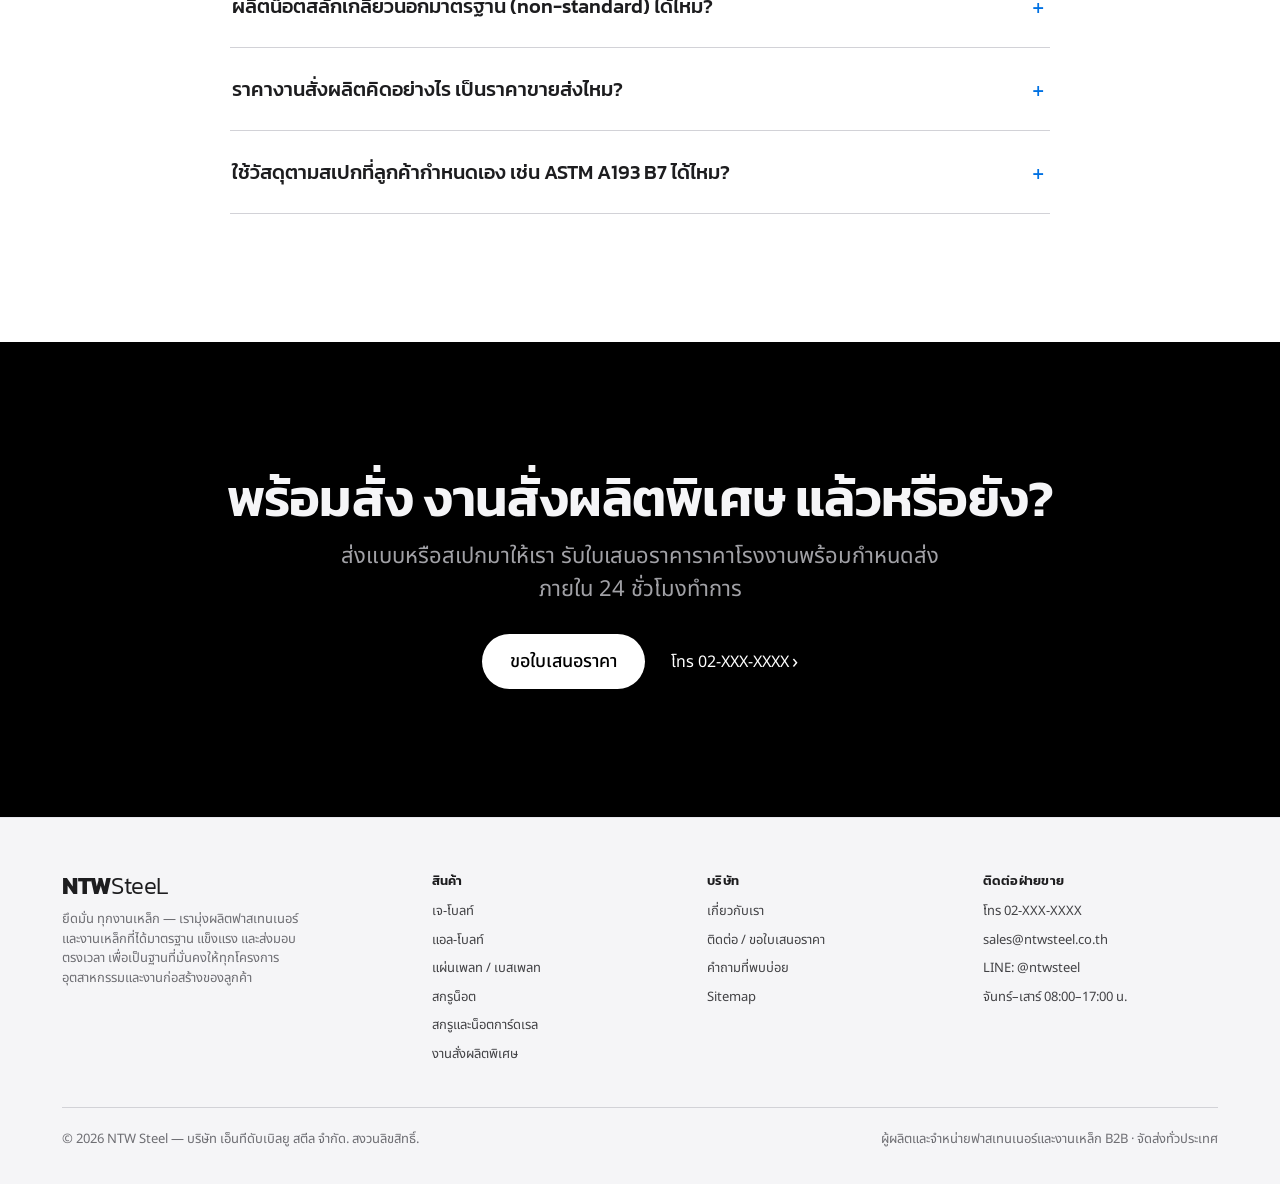
<file: custom.html>
<!DOCTYPE html>
<html lang="th">
<head>
  <meta charset="UTF-8">
  <meta name="viewport" content="width=device-width, initial-scale=1">
  <title>งานสั่งผลิตพิเศษ (Custom / OEM) | NTW Steel</title>
  <meta name="description" content="NTW Steel โรงงานรับผลิตน็อต สลักเกลียว และงานเหล็ก OEM ตามแบบ (drawing) งานกลึง CNC ปั๊ม ทำเกลียว เกรด 8.8/10.9/12.9 SUS304/316 พร้อม mill certificate EN 10204 3.1 ชุบซิงค์/กัลวาไนซ์ ISO 10684 ขอใบเสนอราคาได้">
  <meta name="keywords" content="รับผลิตน็อตสลักเกลียวตามแบบ, งานสั่งผลิตพิเศษ OEM, โรงงานผลิตสลักเกลียว, custom OEM fastener, งานกลึง CNC ตามแบบ, ทำเกลียวตามแบบ, สลักเกลียวกำลังสูง 10.9 12.9, stud bolt ASTM A193 B7, mill certificate EN 10204 3.1, ชุบกัลวาไนซ์ ISO 10684, SUS304 SUS316 fastener, reverse engineering ชิ้นงานเหล็ก, NTW Steel">
  <meta name="robots" content="index, follow, max-image-preview:large, max-snippet:-1, max-video-preview:-1">
  <meta name="author" content="NTW Steel">
  <link rel="canonical" href="https://www.ntwsteel.co.th/custom.html">
  <meta name="theme-color" content="#ffffff">
  <link rel="icon" type="image/svg+xml" href="assets/favicon.svg">
  <link rel="apple-touch-icon" href="assets/favicon.svg">

  <!-- Open Graph -->
  <meta property="og:type" content="product">
  <meta property="og:site_name" content="NTW Steel">
  <meta property="og:locale" content="th_TH">
  <meta property="og:title" content="งานสั่งผลิตพิเศษ (Custom / OEM) | NTW Steel">
  <meta property="og:description" content="NTW Steel โรงงานรับผลิตน็อต สลักเกลียว และงานเหล็ก OEM ตามแบบ (drawing) งานกลึง CNC ปั๊ม ทำเกลียว เกรด 8.8/10.9/12.9 SUS304/316 พร้อม mill certificate EN 10204 3.1 ชุบซิงค์/กัลวาไนซ์ ISO 10684 ขอใบเสนอราคาได้">
  <meta property="og:url" content="https://www.ntwsteel.co.th/custom.html">
  <meta property="og:image" content="https://upload.wikimedia.org/wikipedia/commons/3/3c/Assortment_of_bolts_and_screws_and_other_parts.jpg">
  <meta property="og:image:width" content="1200">
  <meta property="og:image:height" content="630">
  <!-- Twitter -->
  <meta name="twitter:card" content="summary_large_image">
  <meta name="twitter:title" content="งานสั่งผลิตพิเศษ (Custom / OEM) | NTW Steel">
  <meta name="twitter:description" content="NTW Steel โรงงานรับผลิตน็อต สลักเกลียว และงานเหล็ก OEM ตามแบบ (drawing) งานกลึง CNC ปั๊ม ทำเกลียว เกรด 8.8/10.9/12.9 SUS304/316 พร้อม mill certificate EN 10204 3.1 ชุบซิงค์/กัลวาไนซ์ ISO 10684 ขอใบเสนอราคาได้">
  <meta name="twitter:image" content="https://upload.wikimedia.org/wikipedia/commons/3/3c/Assortment_of_bolts_and_screws_and_other_parts.jpg">

  <!-- Fonts -->
  <link rel="preconnect" href="https://fonts.googleapis.com">
  <link rel="preconnect" href="https://fonts.gstatic.com" crossorigin>
  <link href="https://fonts.googleapis.com/css2?family=Kanit:wght@200;300;400;500;600;700&family=Noto+Sans+Thai:wght@300;400;500;600;700&display=swap" rel="stylesheet">
  <link rel="stylesheet" href="assets/styles.css">

  <script type="application/ld+json">{"@type":"Organization","@id":"https://www.ntwsteel.co.th/#organization","name":"NTW Steel","legalName":"บริษัท เอ็นทีดับเบิลยู สตีล จำกัด","alternateName":"เอ็นทีดับเบิลยู สตีล","url":"https://www.ntwsteel.co.th/","logo":"https://www.ntwsteel.co.th/assets/logo.svg","image":"https://www.ntwsteel.co.th/assets/og-cover.svg","slogan":"ยึดมั่น ทุกงานเหล็ก","description":"NTW Steel ผู้ผลิตและจำหน่ายฟาสเทนเนอร์ J-bolt L-bolt แผ่นเพลท สกรูน็อต งาน OEM และสกรูการ์ดเรล ราคาโรงงาน มีใบเซอร์ จัดส่งทั่วไทย รองรับนิติบุคคล","email":"sales@ntwsteel.co.th","telephone":"02-XXX-XXXX","areaServed":{"@type":"Country","name":"Thailand"},"address":{"@type":"PostalAddress","streetAddress":"เลขที่ XX/X หมู่ X ถนน————— ตำบล————— อำเภอ————— จังหวัด————— รหัสไปรษณีย์ XXXXX","addressLocality":"—————","addressRegion":"—————","postalCode":"XXXXX","addressCountry":"TH"},"knowsAbout":["Anchor bolt","J-bolt","L-bolt","Steel base plate","Fastener","Guardrail bolt","Hot-dip galvanizing","OEM fastener manufacturing","ASTM F1554","สลักเกลียวฝังยึด"]}</script>
  <script type="application/ld+json">{"@type":"WebSite","@id":"https://www.ntwsteel.co.th/#website","url":"https://www.ntwsteel.co.th/","name":"NTW Steel","inLanguage":"th-TH","publisher":{"@id":"https://www.ntwsteel.co.th/#organization"}}</script>
  <script type="application/ld+json">{"@type":"WebPage","@id":"https://www.ntwsteel.co.th/custom.html#webpage","url":"https://www.ntwsteel.co.th/custom.html","name":"งานสั่งผลิตพิเศษ (Custom / OEM) | NTW Steel","description":"NTW Steel โรงงานรับผลิตน็อต สลักเกลียว และงานเหล็ก OEM ตามแบบ (drawing) งานกลึง CNC ปั๊ม ทำเกลียว เกรด 8.8/10.9/12.9 SUS304/316 พร้อม mill certificate EN 10204 3.1 ชุบซิงค์/กัลวาไนซ์ ISO 10684 ขอใบเสนอราคาได้","inLanguage":"th-TH","isPartOf":{"@id":"https://www.ntwsteel.co.th/#website"},"publisher":{"@id":"https://www.ntwsteel.co.th/#organization"}}</script>
  <script type="application/ld+json">{"@type":"Product","@id":"https://www.ntwsteel.co.th/custom.html#product","name":"งานสั่งผลิตพิเศษ (Custom / OEM)","alternateName":"Custom / OEM Fasteners & Steel Parts Manufacturing","description":"NTW Steel โรงงานรับผลิตน็อต สลักเกลียว และงานเหล็ก OEM ตามแบบ (drawing) งานกลึง CNC ปั๊ม ทำเกลียว เกรด 8.8/10.9/12.9 SUS304/316 พร้อม mill certificate EN 10204 3.1 ชุบซิงค์/กัลวาไนซ์ ISO 10684 ขอใบเสนอราคาได้","category":"Custom / OEM Fasteners & Steel Parts Manufacturing","sku":"NTW-CUSTOM","brand":{"@type":"Brand","name":"NTW Steel"},"manufacturer":{"@id":"https://www.ntwsteel.co.th/#organization"},"material":"เหล็กกล้าคาร์บอน S45C, เหล็กโครงสร้าง SS400, เหล็กอัลลอย SCM435, เหล็กอัลลอย SCM440, สแตนเลส SUS304, สแตนเลส SUS316, เหล็กกล้า property class 8.8, เหล็กกล้า property class 10.9, เหล็กกล้า property class 12.9, ทองเหลือง (Brass)","image":["https://upload.wikimedia.org/wikipedia/commons/3/3c/Assortment_of_bolts_and_screws_and_other_parts.jpg","https://upload.wikimedia.org/wikipedia/commons/0/08/CNC_Swiss_turn_001.jpg","https://upload.wikimedia.org/wikipedia/commons/b/bc/Din_931_8.8.JPG"],"additionalProperty":[{"@type":"PropertyValue","name":"วัสดุ (Material)","value":"เหล็กกล้าคาร์บอน S45C, SS400 / เหล็กอัลลอย SCM435, SCM440 / สแตนเลส SUS304, SUS316"},{"@type":"PropertyValue","name":"เกรดความแข็งแรง (Property Class)","value":"4.6, 8.8, 10.9, 12.9 ตาม ISO 898-1 (S45C สำหรับ 8.8 / SCM435, SCM440 สำหรับ 10.9–12.9) / สแตนเลส A2-70, A4-80"},{"@type":"PropertyValue","name":"ช่วงขนาดเส้นผ่านศูนย์กลาง","value":"M3 – M64 (และขนาดพิเศษตามแบบ), UNC/UNF 1/4\"–2\""},{"@type":"PropertyValue","name":"ช่วงความยาว","value":"6 – 500 mm หรือมากกว่าตามแบบลูกค้า"},{"@type":"PropertyValue","name":"ระบบเกลียว (Thread)","value":"เกลียวเมตริกหยาบ/ละเอียด ตาม ISO 261 / ISO 965, UNC/UNF ตาม ASME B1.1"},{"@type":"PropertyValue","name":"กระบวนการผลิต","value":"CNC Turning, Cold/Hot Forging, Stamping, Thread Rolling & Cutting"},{"@type":"PropertyValue","name":"ความแข็งแรงดึง (Tensile Strength)","value":"400 – 1,220 MPa ตาม property class (class 4.6 = 400 MPa min, class 12.9 = 1,220 MPa min)"},{"@type":"PropertyValue","name":"ความคลาดเคลื่อน (Tolerance)","value":"งานกลึง ±0.01–0.05 mm / ฟาสเทนเนอร์ตาม ISO 4759-1"},{"@type":"PropertyValue","name":"การชุบผิว (Surface Finish)","value":"Zinc plating, Hot-dip galvanized (ISO 10684), Dacromet/Geomet, Black oxide, Nickel, Phosphate"},{"@type":"PropertyValue","name":"มาตรฐานอ้างอิง","value":"DIN, ISO, ASTM, JIS และ มอก. (TIS)"}],"offers":{"@type":"Offer","url":"https://www.ntwsteel.co.th/custom.html","availability":"https://schema.org/InStock","itemCondition":"https://schema.org/NewCondition","priceCurrency":"THB","businessFunction":"http://purl.org/goodrelations/v1#Sell","seller":{"@id":"https://www.ntwsteel.co.th/#organization"},"areaServed":{"@type":"Country","name":"Thailand"}}}</script>
  <script type="application/ld+json">{"@type":"BreadcrumbList","itemListElement":[{"@type":"ListItem","position":1,"name":"หน้าแรก","item":"https://www.ntwsteel.co.th/"},{"@type":"ListItem","position":2,"name":"สินค้า","item":"https://www.ntwsteel.co.th/#products"},{"@type":"ListItem","position":3,"name":"งานสั่งผลิตพิเศษ (Custom / OEM)","item":"https://www.ntwsteel.co.th/custom.html"}]}</script>
  <script type="application/ld+json">{"@type":"FAQPage","@id":"https://www.ntwsteel.co.th/custom.html#faq","mainEntity":[{"@type":"Question","name":"NTW Steel รับผลิตน็อตสลักเกลียวตามแบบ (drawing) ของลูกค้าไหม?","acceptedAnswer":{"@type":"Answer","text":"รับครับ เราผลิตจาก drawing, ไฟล์ CAD (STEP/DWG), ตัวอย่างชิ้นงาน หรือ reverse engineering ชิ้นงานเดิมได้ โดยทีมวิศวกรตรวจแบบและยืนยันสเปกก่อนเริ่มผลิตทุกงาน"}},{"@type":"Question","name":"สั่งผลิตฟาสเทนเนอร์ตามแบบขั้นต่ำ (MOQ) กี่ชิ้น?","acceptedAnswer":{"@type":"Answer","text":"งานมาตรฐานทั่วไป MOQ เริ่มที่ประมาณ 500–1,000 ชิ้น ส่วนงานกลึง CNC พิเศษรับได้ตั้งแต่ล็อตเล็ก จำนวนขั้นต่ำจริงขึ้นกับขนาด วัสดุ และกระบวนการผลิต"}},{"@type":"Question","name":"งานสั่งผลิตตามแบบใช้เวลากี่วันถึงจะได้ของ?","acceptedAnswer":{"@type":"Answer","text":"ตัวอย่างชิ้นงาน (sample) ประมาณ 7–15 วัน และงานผลิตจริงประมาณ 15–45 วัน ขึ้นกับปริมาณ วัสดุ และประเภทการชุบผิว"}},{"@type":"Question","name":"มี mill certificate และใบรับรองผลทดสอบให้ไหม?","acceptedAnswer":{"@type":"Answer","text":"มีครับ ออก mill certificate ตาม EN 10204 3.1 พร้อม test report ผลทดสอบความแข็งแรงดึง (tensile) และความแข็ง (hardness) แยกตามล็อตการผลิต ตรวจสอบย้อนกลับได้"}},{"@type":"Question","name":"ชุบซิงค์หรือชุบกัลวาไนซ์จุ่มร้อนได้ไหม?","acceptedAnswer":{"@type":"Answer","text":"ได้ทั้ง zinc plating (ซิงค์ขาว/เหลือง), hot-dip galvanized ตาม ISO 10684, Dacromet/Geomet และรมดำ (black oxide) เลือกได้ตามระดับการกันสนิมและสภาพการใช้งาน"}},{"@type":"Question","name":"ผลิตฟาสเทนเนอร์เกรด (property class) อะไรได้บ้าง?","acceptedAnswer":{"@type":"Answer","text":"ผลิตได้ตั้งแต่ property class 4.6, 8.8 (เหล็ก S45C), 10.9 และ 12.9 (เหล็กอัลลอย SCM435/SCM440) ตาม ISO 898-1 รวมถึงสแตนเลส SUS304/316 เกรด A2-70 และ A4-80"}},{"@type":"Question","name":"รับผลิตน็อตสลักเกลียวขนาดไหนได้บ้าง?","acceptedAnswer":{"@type":"Answer","text":"ตั้งแต่ M3 ถึง M64 (รวมเกลียว UNC/UNF 1/4\"–2\") และขนาด/เกลียวนอกมาตรฐานตามแบบ ความยาวตั้งแต่ 6 mm จนถึง 500 mm ขึ้นไปตามชิ้นงาน"}},{"@type":"Question","name":"ผลิตน็อตสลักเกลียวนอกมาตรฐาน (non-standard) ได้ไหม?","acceptedAnswer":{"@type":"Answer","text":"ได้ครับ เช่น เกลียวพิเศษ หัวพิเศษ ความยาวหรือเส้นผ่านศูนย์กลางเฉพาะ และวัสดุพิเศษ เราผลิตตามสเปกและ drawing ของลูกค้าโดยตรง"}},{"@type":"Question","name":"ราคางานสั่งผลิตคิดอย่างไร เป็นราคาขายส่งไหม?","acceptedAnswer":{"@type":"Answer","text":"เป็นราคาขายส่งแบบ B2B คิดตามวัสดุ ขนาด ปริมาณ กระบวนการผลิต และการชุบผิว ยิ่งสั่งจำนวนมากราคาต่อชิ้นยิ่งลดลง ส่ง drawing มาขอใบเสนอราคาได้"}},{"@type":"Question","name":"ใช้วัสดุตามสเปกที่ลูกค้ากำหนดเอง เช่น ASTM A193 B7 ได้ไหม?","acceptedAnswer":{"@type":"Answer","text":"ได้ครับ เราจัดหาและผลิตตามเกรดวัสดุที่ลูกค้าระบุ เช่น stud bolt ASTM A193 B7 คู่กับนัต A194 2H หรือมาตรฐานเฉพาะของลูกค้า พร้อม mill certificate ยืนยัน traceability"}}]}</script>
</head>
<body class="">
<header class="nav">
  <div class="nav-inner">
    <a class="logo " href="index.html" aria-label="NTWSteeL หน้าแรก"><span class="logo-ntw">NTW</span><span class="logo-steel">SteeL</span></a>
    <button class="nav-toggle" aria-label="เมนู" aria-expanded="false" aria-controls="site-nav"><span></span><span></span></button>
    <nav class="nav-links" id="site-nav" aria-label="เมนูหลัก">
      <a href="j-bolt.html">J-Bolt</a><a href="l-bolt.html">L-Bolt</a><a href="plate.html">แผ่นเพลท</a><a href="screw-nut.html">สกรูน็อต</a><a href="guardrail-screw.html">สกรูการ์ดเรล</a><a href="custom.html">งานสั่งผลิต</a>
      <a href="about.html">เกี่ยวกับเรา</a>
      <a class="nav-cta" href="contact.html">ขอใบเสนอราคา</a>
    </nav>
  </div>
</header>
<main id="main">

  <nav class="wrap crumb" aria-label="breadcrumb">
    <a href="index.html">หน้าแรก</a><span>›</span><a href="index.html#products">สินค้า</a><span>›</span>งานสั่งผลิตพิเศษ
  </nav>

  <section class="hero">
    <div class="wrap">
      <span class="eyebrow reveal">Custom / OEM Fasteners &amp; Steel Parts Manufacturing</span>
      <h1 class="display reveal d1">สั่งผลิตตามแบบ ตรงสเปกทุกชิ้น</h1>
      <p class="lead reveal d2">รับผลิตฟาสเทนเนอร์และงานเหล็ก OEM ตาม drawing ของคุณ ด้วยงานกลึง CNC ปั๊ม/ฟอร์จ และทำเกลียวที่แม่นยำ พร้อม mill certificate ทุกล็อต</p>
      <div class="btn-row center reveal d2">
        <a class="btn btn-primary btn-lg" href="contact.html">ขอใบเสนอราคา</a>
        <a class="link-chevron" href="#specs">ดูสเปกและมาตรฐาน</a>
      </div>
    </div>
    <div class="hero-media reveal d3"><img class="ph " src="https://upload.wikimedia.org/wikipedia/commons/3/3c/Assortment_of_bolts_and_screws_and_other_parts.jpg" alt="ชุดสลักเกลียว น็อต และสกรูเหล็กหลากขนาดสำหรับงานสั่งผลิตพิเศษ OEM ของ NTW Steel" loading="lazy" decoding="async" data-credit="Wikimedia Commons, CC BY-SA 3.0"></div>
  </section>

  <section class="section">
    <div class="wrap">
      <div class="split">
        <div class="reveal">
          <span class="eyebrow">ภาพรวมผลิตภัณฑ์</span>
          <h2 class="headline" style="margin:12px 0 18px">งานสั่งผลิตพิเศษ คุณภาพงานโครงการ</h2>
          <p class="lead" style="margin-bottom:16px">NTW Steel รับผลิตฟาสเทนเนอร์และงานเหล็กแบบ OEM ตามแบบของลูกค้าโดยตรง ครอบคลุมงานกลึง CNC งานปั๊ม/ฟอร์จ และงานทำเกลียว เราเปลี่ยน drawing สเปก หรือชิ้นงานตัวอย่างของคุณให้กลายเป็นชิ้นงานจริงที่ได้มาตรฐาน พร้อมควบคุมคุณภาพทุกล็อตเพื่อรองรับสายการผลิตและงานโครงการขนาดใหญ่</p>
          <p class="muted">บริการงานสั่งผลิตพิเศษของ NTW Steel ออกแบบมาสำหรับโรงงาน ผู้รับเหมา และผู้ผลิต OEM ที่ต้องการฟาสเทนเนอร์หรือชิ้นงานเหล็กที่ไม่มีขายเป็นมาตรฐานทั่วไป เรารองรับวัสดุตั้งแต่เหล็กกล้าคาร์บอน S45C, SS400 และเหล็กอัลลอย SCM435/SCM440 ไปจนถึงสแตนเลส SUS304/316 ผลิตได้ครอบคลุม property class ตั้งแต่ 4.6 (เหล็กคาร์บอนต่ำ), 8.8 (S45C) ไปจนถึง 10.9 และ 12.9 (เหล็กอัลลอย SCM435/SCM440) ตามมาตรฐาน ISO 898-1 กระบวนการผลิตใช้ทั้ง CNC turning, cold/hot forging, stamping และ thread rolling โดยควบคุมความคลาดเคลื่อนงานกลึงได้ละเอียดถึง ±0.01 mm ทุกล็อตผ่านการตรวจสอบ tensile test, hardness test และ thread gauge พร้อมออก mill certificate ตาม EN 10204 3.1 และ test report อ้างอิงมาตรฐาน DIN, ISO, ASTM, JIS และ มอก. (TIS) ช่วยลดปัญหาชิ้นงานไม่ได้สเปก ลดของเสียในไลน์ผลิต และรับประกันความสามารถในการตรวจสอบย้อนกลับ (traceability) ของวัสดุตลอดสายการผลิต</p>
        </div>
        <div class="split-media reveal d1"><img class="ph " src="https://upload.wikimedia.org/wikipedia/commons/0/08/CNC_Swiss_turn_001.jpg" alt="เครื่อง CNC Swiss turning กำลังกลึงชิ้นส่วนฟาสเทนเนอร์ตามแบบลูกค้าในโรงงาน" loading="lazy" decoding="async" data-credit="Wikimedia Commons, CC BY-SA 3.0"></div>
      </div>
    </div>
  </section>

  <section class="section bg-alt" id="specs">
    <div class="wrap">
      <div class="sec-head">
        <span class="eyebrow">ข้อมูลจำเพาะ</span>
        <h2 class="headline">สเปกและมาตรฐาน</h2>
        <p class="lead">ค่าอ้างอิงทางวิศวกรรม — ปรับตามแบบและข้อกำหนดของโครงการได้</p>
      </div>
      <div class="split" style="align-items:start">
        <div class="reveal"><div class="spec-wrap"><table class="spec-table">
        <tr><th>วัสดุ (Material)</th><td>เหล็กกล้าคาร์บอน S45C, SS400 / เหล็กอัลลอย SCM435, SCM440 / สแตนเลส SUS304, SUS316</td></tr>
        <tr><th>เกรดความแข็งแรง (Property Class)</th><td>4.6, 8.8, 10.9, 12.9 ตาม ISO 898-1 (S45C สำหรับ 8.8 / SCM435, SCM440 สำหรับ 10.9–12.9) / สแตนเลส A2-70, A4-80</td></tr>
        <tr><th>ช่วงขนาดเส้นผ่านศูนย์กลาง</th><td>M3 – M64 (และขนาดพิเศษตามแบบ), UNC/UNF 1/4"–2"</td></tr>
        <tr><th>ช่วงความยาว</th><td>6 – 500 mm หรือมากกว่าตามแบบลูกค้า</td></tr>
        <tr><th>ระบบเกลียว (Thread)</th><td>เกลียวเมตริกหยาบ/ละเอียด ตาม ISO 261 / ISO 965, UNC/UNF ตาม ASME B1.1</td></tr>
        <tr><th>กระบวนการผลิต</th><td>CNC Turning, Cold/Hot Forging, Stamping, Thread Rolling &amp; Cutting</td></tr>
        <tr><th>ความแข็งแรงดึง (Tensile Strength)</th><td>400 – 1,220 MPa ตาม property class (class 4.6 = 400 MPa min, class 12.9 = 1,220 MPa min)</td></tr>
        <tr><th>ความคลาดเคลื่อน (Tolerance)</th><td>งานกลึง ±0.01–0.05 mm / ฟาสเทนเนอร์ตาม ISO 4759-1</td></tr>
        <tr><th>การชุบผิว (Surface Finish)</th><td>Zinc plating, Hot-dip galvanized (ISO 10684), Dacromet/Geomet, Black oxide, Nickel, Phosphate</td></tr>
        <tr><th>มาตรฐานอ้างอิง</th><td>DIN, ISO, ASTM, JIS และ มอก. (TIS)</td></tr>
      </table></div></div>
        <div class="stack reveal d1">
          <div class="stack" style="--space:14px">
        <h3 style="font-size:17px;margin-bottom:12px">วัสดุที่ผลิตได้ (Materials)</h3>
        <div class="chips"><span class="chip">เหล็กกล้าคาร์บอน S45C</span><span class="chip">เหล็กโครงสร้าง SS400</span><span class="chip">เหล็กอัลลอย SCM435</span><span class="chip">เหล็กอัลลอย SCM440</span><span class="chip">สแตนเลส SUS304</span><span class="chip">สแตนเลส SUS316</span><span class="chip">เหล็กกล้า property class 8.8</span><span class="chip">เหล็กกล้า property class 10.9</span><span class="chip">เหล็กกล้า property class 12.9</span><span class="chip">ทองเหลือง (Brass)</span></div>
      </div>
          <div class="stack" style="--space:14px">
        <h3 style="font-size:17px;margin-bottom:12px">มาตรฐานอ้างอิง (Standards)</h3>
        <div class="chips"><span class="chip">DIN 931 / DIN 933 (สลักเกลียวหัวหกเหลี่ยม)</span><span class="chip">DIN 934 (น็อตหกเหลี่ยม)</span><span class="chip">ISO 898-1 (property class เหล็กกล้า)</span><span class="chip">ISO 4014 / ISO 4017 (สลักเกลียวหัวหกเหลี่ยม)</span><span class="chip">ASTM A193 / A194 (stud bolt &amp; nut งานอุณหภูมิ/แรงดันสูง)</span><span class="chip">ASTM F593 (สลักเกลียวสแตนเลส)</span><span class="chip">JIS B1180 / B1181 (สลักเกลียว/น็อต)</span><span class="chip">EN 10204 3.1 (mill certificate)</span><span class="chip">มอก. (TIS)</span></div>
      </div>
          <div class="stack" style="--space:14px">
        <h3 style="font-size:17px;margin-bottom:12px">ขนาด (Sizes)</h3>
        <div class="chips"><span class="chip">M3</span><span class="chip">M6</span><span class="chip">M8</span><span class="chip">M10</span><span class="chip">M12</span><span class="chip">M16</span><span class="chip">M20</span><span class="chip">M24</span><span class="chip">M30</span><span class="chip">M36</span><span class="chip">M42–M64</span><span class="chip">UNC/UNF 1/4"–2"</span><span class="chip">ความยาว 6–500 mm</span></div>
      </div>
          <div class="stack" style="--space:14px">
        <h3 style="font-size:17px;margin-bottom:12px">การชุบผิว (Finishes)</h3>
        <div class="chips"><span class="chip">Zinc plating ซิงค์ขาว/เหลือง</span><span class="chip">Hot-dip galvanized (ชุบกัลวาไนซ์จุ่มร้อน) ISO 10684</span><span class="chip">Dacromet / Geomet</span><span class="chip">Black oxide (รมดำ)</span><span class="chip">Nickel plating</span><span class="chip">Phosphate coating</span><span class="chip">Plain / Self-color (ไม่ชุบผิว)</span></div>
      </div>
        </div>
      </div>
    </div>
  </section>

  <section class="section">
    <div class="wrap">
      <div class="sec-head">
        <span class="eyebrow">การใช้งาน</span>
        <h2 class="headline">เหมาะกับงานแบบไหน</h2>
      </div>
      <div class="grid grid-2">
      <div class="usecase reveal ">
        <span class="uc-num">01</span>
        <div><h3>งานโครงสร้างเหล็กและก่อสร้าง</h3><p>สลักเกลียวกำลังสูง (structural bolt) เกรด 8.8/10.9 สำหรับยึดโครงเหล็ก เสา คาน และ anchor bolt ฐานราก ตามแบบวิศวกรรม</p></div>
      </div>
      <div class="usecase reveal d1">
        <span class="uc-num">02</span>
        <div><h3>งานเครื่องจักรและยานยนต์ (OEM)</h3><p>ชิ้นส่วนกลึงตามแบบ สตัด สลัก และน็อตพิเศษ สำหรับสายการผลิตเครื่องจักรและอะไหล่ทดแทนที่ต้องการความแม่นยำสูง</p></div>
      </div>
      <div class="usecase reveal d2">
        <span class="uc-num">03</span>
        <div><h3>งานถนนและสาธารณูปโภค</h3><p>U-bolt, anchor bolt, สลักเกลียวราวกันตก ป้ายจราจร และเสาไฟ ชุบกัลวาไนซ์จุ่มร้อน (ISO 10684) เพื่อทนสภาพกลางแจ้งและกันสนิม</p></div>
      </div>
      <div class="usecase reveal ">
        <span class="uc-num">04</span>
        <div><h3>งานพลังงานและปิโตรเคมี</h3><p>stud bolt และ nut ตาม ASTM A193 B7 / A194 2H สำหรับหน้าแปลนและงานที่รับแรงดันและอุณหภูมิสูง</p></div>
      </div>
      <div class="usecase reveal d1">
        <span class="uc-num">05</span>
        <div><h3>งานแม่พิมพ์และอุตสาหกรรมการผลิต</h3><p>ชิ้นงานปั๊มและกลึงความแม่นยำสูง สลักนำ (dowel pin) บูช และชิ้นส่วนยึดเฉพาะทางตามสเปกแม่พิมพ์</p></div>
      </div>
      <div class="usecase reveal d2">
        <span class="uc-num">06</span>
        <div><h3>งานยึดทั่วไปในโรงงาน</h3><p>น็อต สลักเกลียว สกรู และวอชเชอร์ตามสเปกเฉพาะของแต่ละไลน์ผลิต ทดแทนของนำเข้าและลดเวลารอสินค้า</p></div>
      </div>
      </div>
    </div>
  </section>

  <section class="section bg-alt">
    <div class="wrap">
      <div class="sec-head">
        <span class="eyebrow">จุดเด่น</span>
        <h2 class="headline">ทำไมต้อง NTW Steel</h2>
      </div>
      <div class="grid grid-3">
      <div class="fcard reveal ">
        <span class="fcard-ico"><svg viewBox="0 0 24 24" aria-hidden="true"><path d="M4 20l7-7M9 5l4 4M13 3l8 8-3 3-8-8zM9 15l-2 5 5-2" stroke="currentColor" stroke-width="1.7" fill="none" stroke-linecap="round" stroke-linejoin="round"/></svg></span>
        <h3>ผลิตตามแบบ (Made-to-Drawing)</h3>
        <p>รับผลิตจาก drawing, ไฟล์ CAD (STEP/DWG), ตัวอย่างชิ้นงาน หรือ reverse engineering ชิ้นงานเดิม โดยทีมวิศวกรตรวจแบบก่อนผลิตทุกงาน</p>
      </div>
      <div class="fcard reveal d1">
        <span class="fcard-ico"><svg viewBox="0 0 24 24" aria-hidden="true"><path d="M12 3l7 3v5c0 4-3 7-7 9-4-2-7-5-7-9V6z" stroke="currentColor" stroke-width="1.7" fill="none" stroke-linejoin="round"/><path d="M9 12l2 2 4-4" stroke="currentColor" stroke-width="1.7" fill="none" stroke-linecap="round" stroke-linejoin="round"/></svg></span>
        <h3>ควบคุมคุณภาพในโรงงาน</h3>
        <p>ตรวจสอบด้วย tensile test, hardness test, thread gauge และเครื่องมือวัดละเอียด ควบคุมทุกล็อตก่อนส่งมอบ</p>
      </div>
      <div class="fcard reveal d2">
        <span class="fcard-ico"><svg viewBox="0 0 24 24" aria-hidden="true"><path d="M3 21V10l6 4V10l6 4V6l6 3v12z" stroke="currentColor" stroke-width="1.7" fill="none" stroke-linejoin="round"/></svg></span>
        <h3>Traceability &amp; Mill Certificate</h3>
        <p>ออกใบรับรองวัสดุ (mill certificate) ตาม EN 10204 3.1 และ test report ตามล็อตการผลิต ตรวจสอบย้อนกลับได้ตลอดสายการผลิต</p>
      </div>
      <div class="fcard reveal ">
        <span class="fcard-ico"><svg viewBox="0 0 24 24" aria-hidden="true"><path d="M3 7h11v9H3zM14 10h4l3 3v3h-7z" stroke="currentColor" stroke-width="1.7" fill="none" stroke-linejoin="round"/><circle cx="7" cy="18" r="1.6" stroke="currentColor" stroke-width="1.7" fill="none"/><circle cx="17.5" cy="18" r="1.6" stroke="currentColor" stroke-width="1.7" fill="none"/></svg></span>
        <h3>ตัวเลือกชุบผิวครบ</h3>
        <p>ซิงค์ขาว/เหลือง, กัลวาไนซ์จุ่มร้อน (ISO 10684), Dacromet/Geomet และรมดำ เลือกได้ตามสภาพการใช้งานและระดับการกันสนิม</p>
      </div>
      <div class="fcard reveal d1">
        <span class="fcard-ico"><svg viewBox="0 0 24 24" aria-hidden="true"><path d="M6 3h8l4 4v14H6zM14 3v4h4" stroke="currentColor" stroke-width="1.7" fill="none" stroke-linejoin="round"/><path d="M9 12h6M9 16h6" stroke="currentColor" stroke-width="1.7" stroke-linecap="round"/></svg></span>
        <h3>กำลังผลิตรองรับปริมาณมาก</h3>
        <p>รับได้ทั้งงานล็อตเล็กสั่งพิเศษและงานผลิตต่อเนื่องปริมาณสูง พร้อมวางแผนกำลังผลิตให้ทันกำหนดส่ง</p>
      </div>
      <div class="fcard reveal d2">
        <span class="fcard-ico"><svg viewBox="0 0 24 24" aria-hidden="true"><circle cx="12" cy="12" r="3.2" stroke="currentColor" stroke-width="1.7" fill="none"/><path d="M12 3v3M12 18v3M3 12h3M18 12h3M5 5l2 2M17 17l2 2M19 5l-2 2M7 17l-2 2" stroke="currentColor" stroke-width="1.7" stroke-linecap="round"/></svg></span>
        <h3>ยึดมาตรฐานสากล</h3>
        <p>ผลิตตาม DIN, ISO, ASTM, JIS และ มอก. พร้อมทีมวิศวกรให้คำปรึกษาด้านวัสดุและสเปกงาน</p>
      </div>
      </div>
    </div>
  </section>

  <section class="section" id="faq">
    <div class="wrap">
      <div class="sec-head">
        <span class="eyebrow">คำถามที่พบบ่อย</span>
        <h2 class="headline">คำถามที่พบบ่อย</h2>
        <p class="lead">ข้อมูลที่ทีมจัดซื้อและวิศวกรถามเราบ่อยที่สุด</p>
      </div>
      <div class="faq">
      <details>
        <summary>NTW Steel รับผลิตน็อตสลักเกลียวตามแบบ (drawing) ของลูกค้าไหม?</summary>
        <div class="faq-a">รับครับ เราผลิตจาก drawing, ไฟล์ CAD (STEP/DWG), ตัวอย่างชิ้นงาน หรือ reverse engineering ชิ้นงานเดิมได้ โดยทีมวิศวกรตรวจแบบและยืนยันสเปกก่อนเริ่มผลิตทุกงาน</div>
      </details>
      <details>
        <summary>สั่งผลิตฟาสเทนเนอร์ตามแบบขั้นต่ำ (MOQ) กี่ชิ้น?</summary>
        <div class="faq-a">งานมาตรฐานทั่วไป MOQ เริ่มที่ประมาณ 500–1,000 ชิ้น ส่วนงานกลึง CNC พิเศษรับได้ตั้งแต่ล็อตเล็ก จำนวนขั้นต่ำจริงขึ้นกับขนาด วัสดุ และกระบวนการผลิต</div>
      </details>
      <details>
        <summary>งานสั่งผลิตตามแบบใช้เวลากี่วันถึงจะได้ของ?</summary>
        <div class="faq-a">ตัวอย่างชิ้นงาน (sample) ประมาณ 7–15 วัน และงานผลิตจริงประมาณ 15–45 วัน ขึ้นกับปริมาณ วัสดุ และประเภทการชุบผิว</div>
      </details>
      <details>
        <summary>มี mill certificate และใบรับรองผลทดสอบให้ไหม?</summary>
        <div class="faq-a">มีครับ ออก mill certificate ตาม EN 10204 3.1 พร้อม test report ผลทดสอบความแข็งแรงดึง (tensile) และความแข็ง (hardness) แยกตามล็อตการผลิต ตรวจสอบย้อนกลับได้</div>
      </details>
      <details>
        <summary>ชุบซิงค์หรือชุบกัลวาไนซ์จุ่มร้อนได้ไหม?</summary>
        <div class="faq-a">ได้ทั้ง zinc plating (ซิงค์ขาว/เหลือง), hot-dip galvanized ตาม ISO 10684, Dacromet/Geomet และรมดำ (black oxide) เลือกได้ตามระดับการกันสนิมและสภาพการใช้งาน</div>
      </details>
      <details>
        <summary>ผลิตฟาสเทนเนอร์เกรด (property class) อะไรได้บ้าง?</summary>
        <div class="faq-a">ผลิตได้ตั้งแต่ property class 4.6, 8.8 (เหล็ก S45C), 10.9 และ 12.9 (เหล็กอัลลอย SCM435/SCM440) ตาม ISO 898-1 รวมถึงสแตนเลส SUS304/316 เกรด A2-70 และ A4-80</div>
      </details>
      <details>
        <summary>รับผลิตน็อตสลักเกลียวขนาดไหนได้บ้าง?</summary>
        <div class="faq-a">ตั้งแต่ M3 ถึง M64 (รวมเกลียว UNC/UNF 1/4"–2") และขนาด/เกลียวนอกมาตรฐานตามแบบ ความยาวตั้งแต่ 6 mm จนถึง 500 mm ขึ้นไปตามชิ้นงาน</div>
      </details>
      <details>
        <summary>ผลิตน็อตสลักเกลียวนอกมาตรฐาน (non-standard) ได้ไหม?</summary>
        <div class="faq-a">ได้ครับ เช่น เกลียวพิเศษ หัวพิเศษ ความยาวหรือเส้นผ่านศูนย์กลางเฉพาะ และวัสดุพิเศษ เราผลิตตามสเปกและ drawing ของลูกค้าโดยตรง</div>
      </details>
      <details>
        <summary>ราคางานสั่งผลิตคิดอย่างไร เป็นราคาขายส่งไหม?</summary>
        <div class="faq-a">เป็นราคาขายส่งแบบ B2B คิดตามวัสดุ ขนาด ปริมาณ กระบวนการผลิต และการชุบผิว ยิ่งสั่งจำนวนมากราคาต่อชิ้นยิ่งลดลง ส่ง drawing มาขอใบเสนอราคาได้</div>
      </details>
      <details>
        <summary>ใช้วัสดุตามสเปกที่ลูกค้ากำหนดเอง เช่น ASTM A193 B7 ได้ไหม?</summary>
        <div class="faq-a">ได้ครับ เราจัดหาและผลิตตามเกรดวัสดุที่ลูกค้าระบุ เช่น stud bolt ASTM A193 B7 คู่กับนัต A194 2H หรือมาตรฐานเฉพาะของลูกค้า พร้อม mill certificate ยืนยัน traceability</div>
      </details>
      </div>
    </div>
  </section>

  <section class="section bg-dark cta-band">
    <div class="wrap">
      <h2 class="headline reveal">พร้อมสั่ง งานสั่งผลิตพิเศษ แล้วหรือยัง?</h2>
      <p class="lead reveal d1">ส่งแบบหรือสเปกมาให้เรา รับใบเสนอราคาราคาโรงงานพร้อมกำหนดส่งภายใน 24 ชั่วโมงทำการ</p>
      <div class="btn-row center reveal d2">
        <a class="btn btn-on-dark btn-lg" href="contact.html">ขอใบเสนอราคา</a>
        <a class="link-chevron" href="tel:02" style="color:#fff">โทร 02-XXX-XXXX</a>
      </div>
    </div>
  </section>
  
</main>
<footer class="footer">
  <div class="wrap-wide">
    <div class="footer-top">
      <div>
        <a class="logo " href="index.html" aria-label="NTWSteeL หน้าแรก"><span class="logo-ntw">NTW</span><span class="logo-steel">SteeL</span></a>
        <p class="footer-blurb">ยึดมั่น ทุกงานเหล็ก — เรามุ่งผลิตฟาสเทนเนอร์และงานเหล็กที่ได้มาตรฐาน แข็งแรง และส่งมอบตรงเวลา เพื่อเป็นฐานที่มั่นคงให้ทุกโครงการอุตสาหกรรมและงานก่อสร้างของลูกค้า</p>
      </div>
      <div>
        <h4>สินค้า</h4>
        <ul><li><a href="j-bolt.html">เจ-โบลท์</a></li><li><a href="l-bolt.html">แอล-โบลท์</a></li><li><a href="plate.html">แผ่นเพลท / เบสเพลท</a></li><li><a href="screw-nut.html">สกรูน็อต</a></li><li><a href="guardrail-screw.html">สกรูและน็อตการ์ดเรล</a></li><li><a href="custom.html">งานสั่งผลิตพิเศษ</a></li></ul>
      </div>
      <div>
        <h4>บริษัท</h4>
        <ul>
          <li><a href="about.html">เกี่ยวกับเรา</a></li>
          <li><a href="contact.html">ติดต่อ / ขอใบเสนอราคา</a></li>
          <li><a href="index.html#faq">คำถามที่พบบ่อย</a></li>
          <li><a href="sitemap.xml">Sitemap</a></li>
        </ul>
      </div>
      <div>
        <h4>ติดต่อฝ่ายขาย</h4>
        <ul>
          <li><a href="tel:02">โทร 02-XXX-XXXX</a></li>
          <li><a href="mailto:sales@ntwsteel.co.th">sales@ntwsteel.co.th</a></li>
          <li>LINE: @ntwsteel</li>
          <li>จันทร์–เสาร์ 08:00–17:00 น.</li>
        </ul>
      </div>
    </div>
    <div class="footer-bottom">
      <span>© 2026 NTW Steel — บริษัท เอ็นทีดับเบิลยู สตีล จำกัด. สงวนลิขสิทธิ์.</span>
      <span>ผู้ผลิตและจำหน่ายฟาสเทนเนอร์และงานเหล็ก B2B · จัดส่งทั่วประเทศ</span>
    </div>
  </div>
</footer>
<script src="assets/app.js" defer></script>
</body>
</html>
</file>
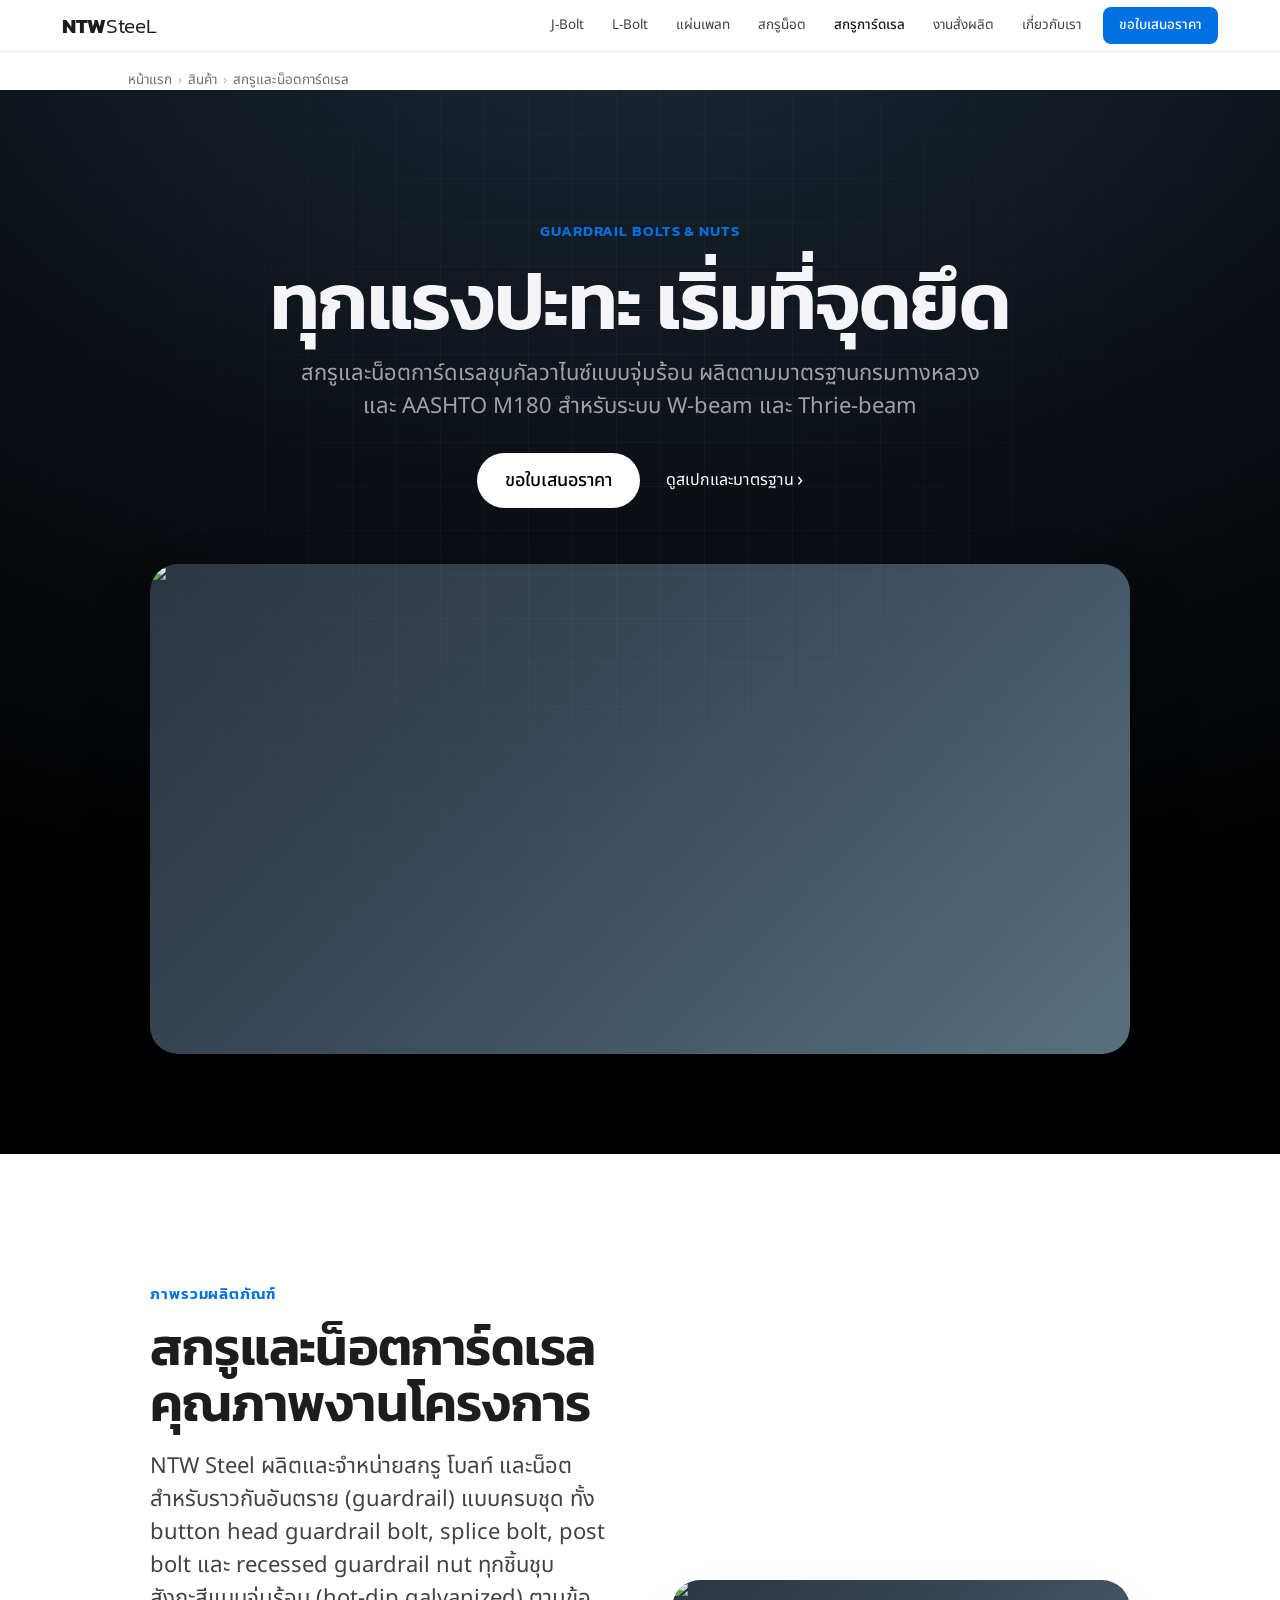
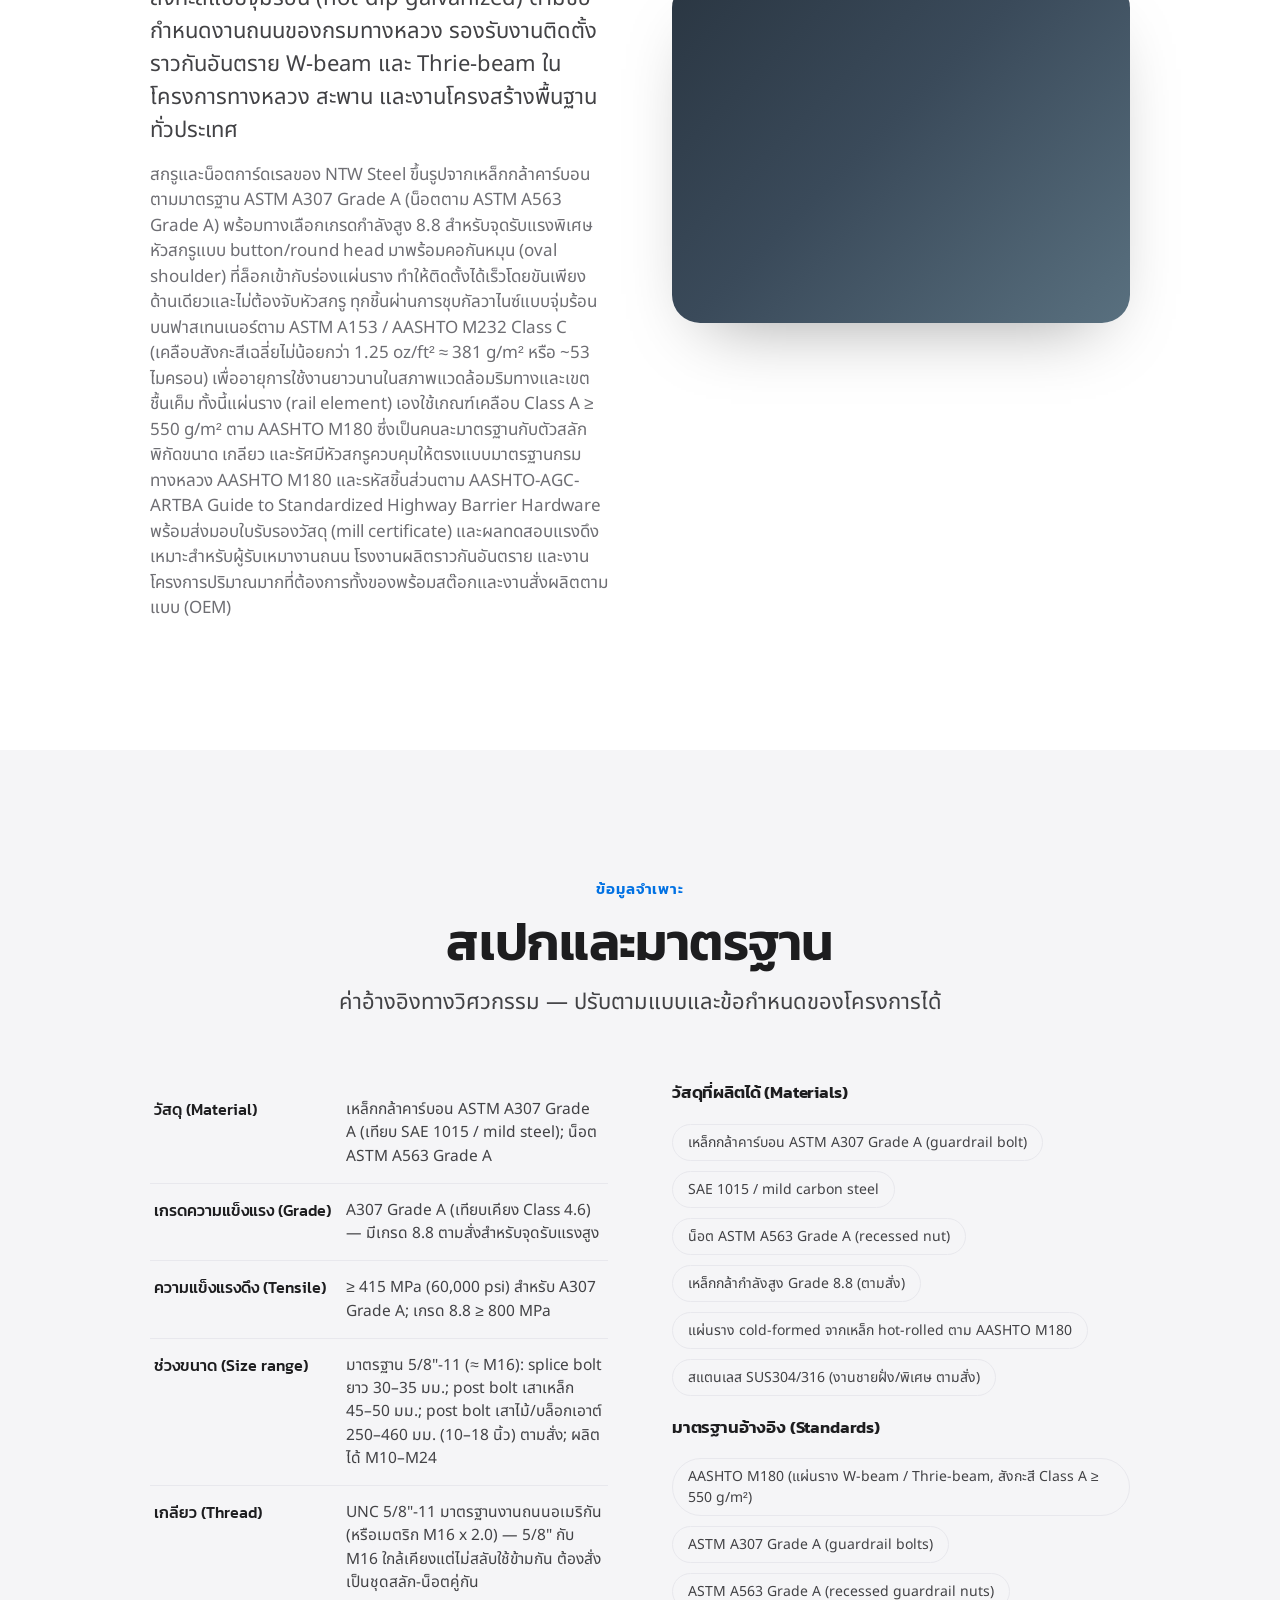
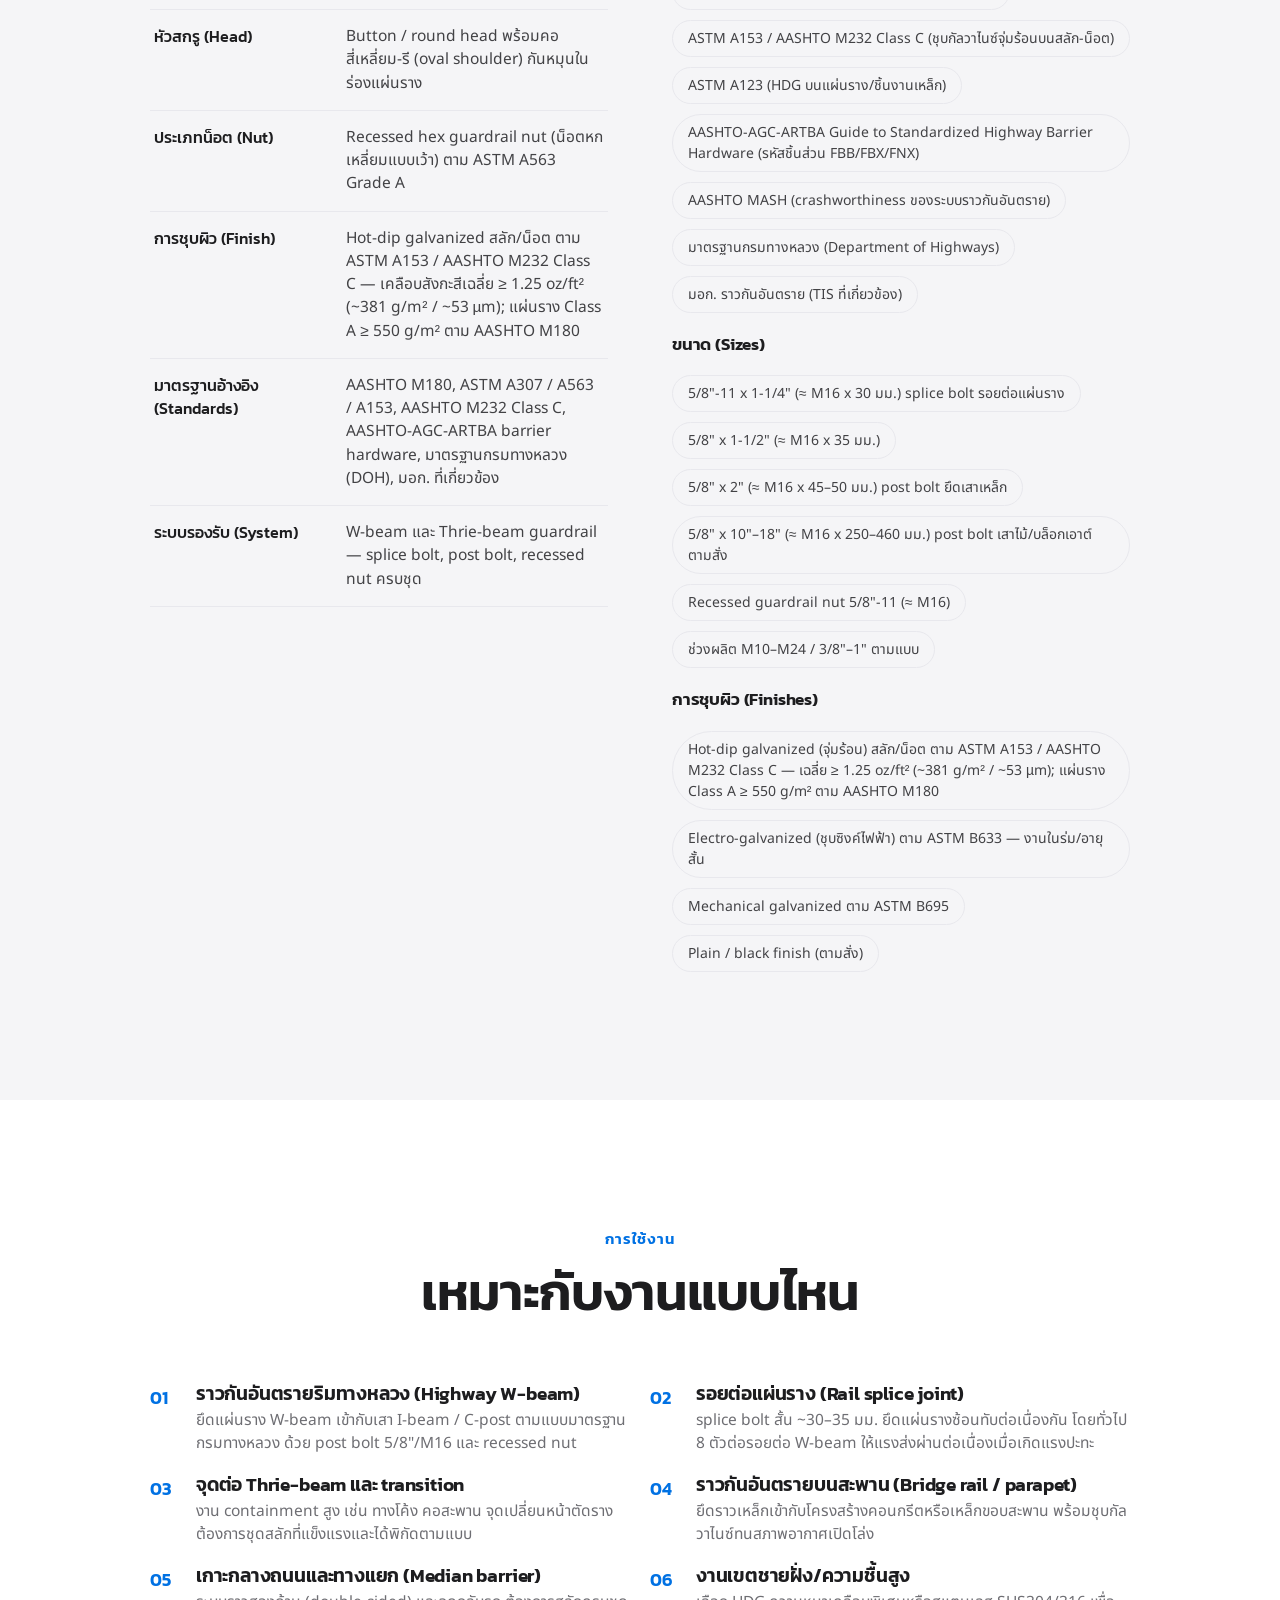
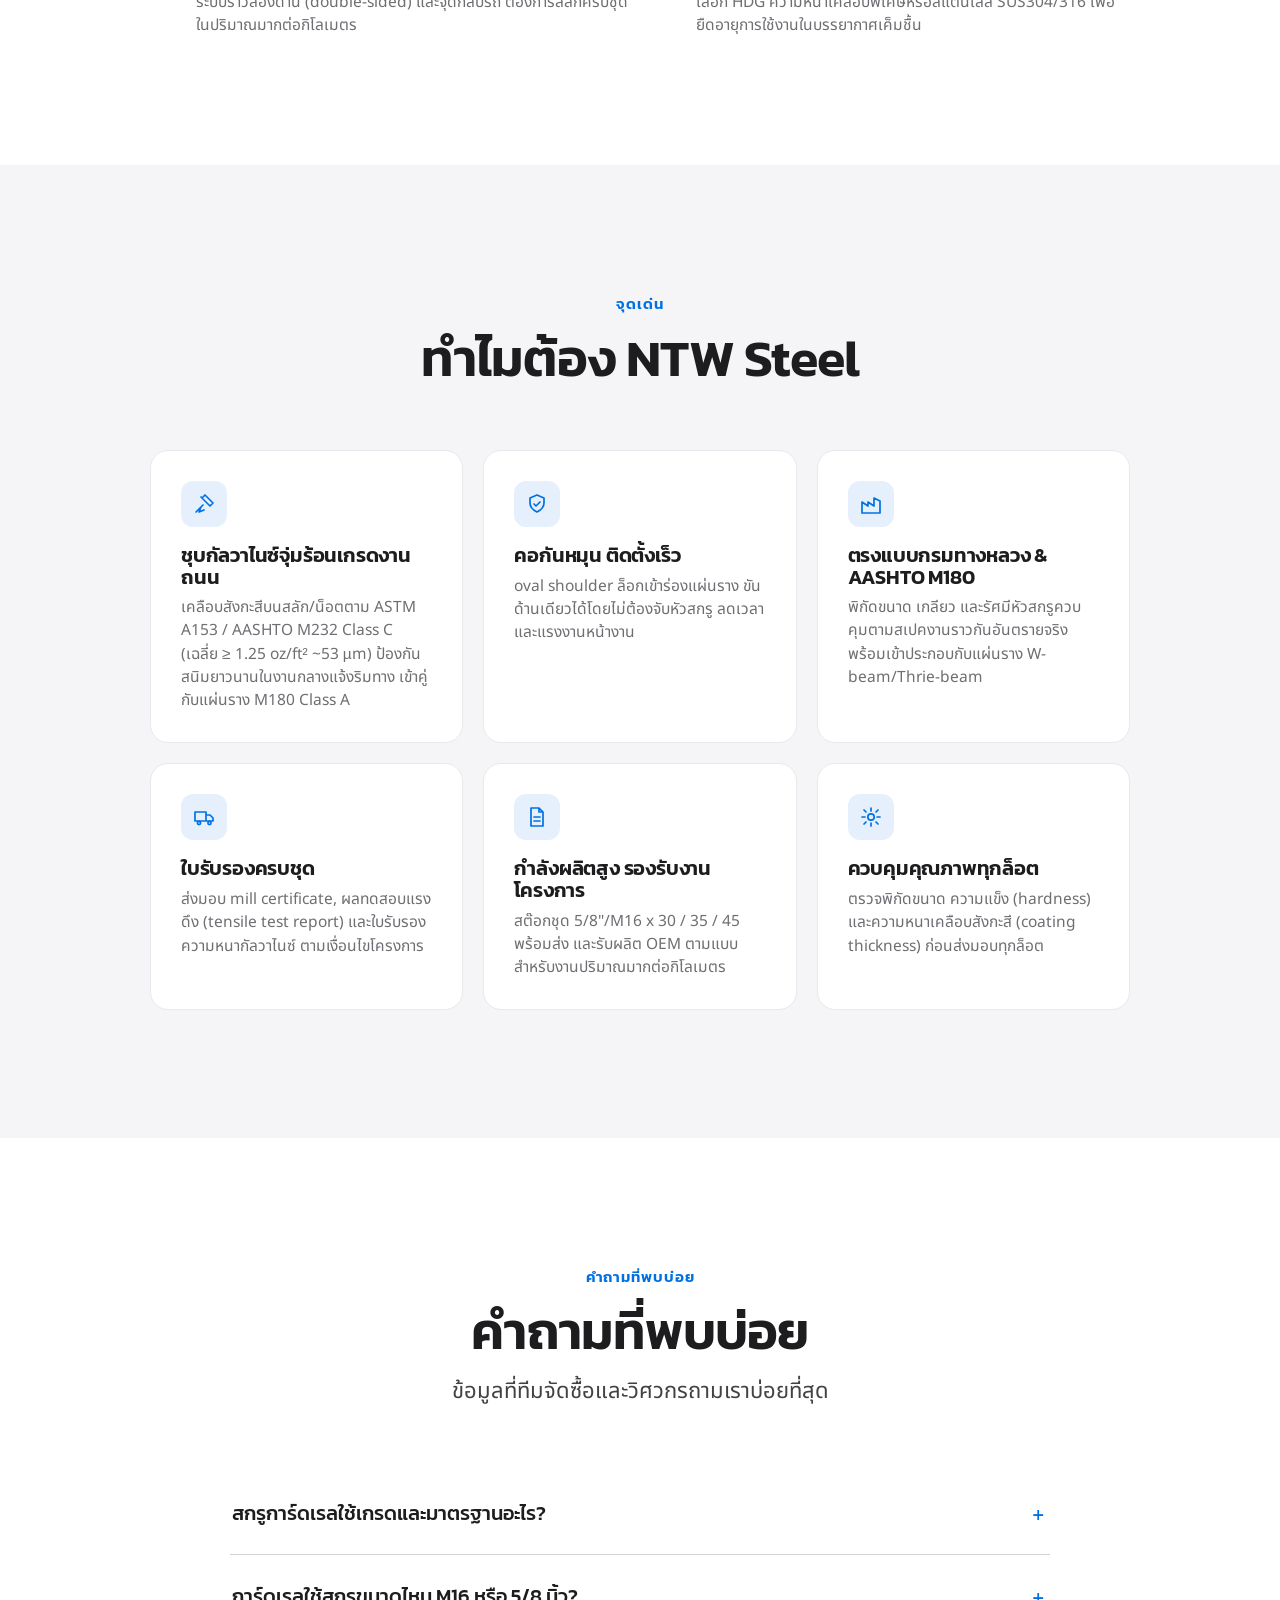
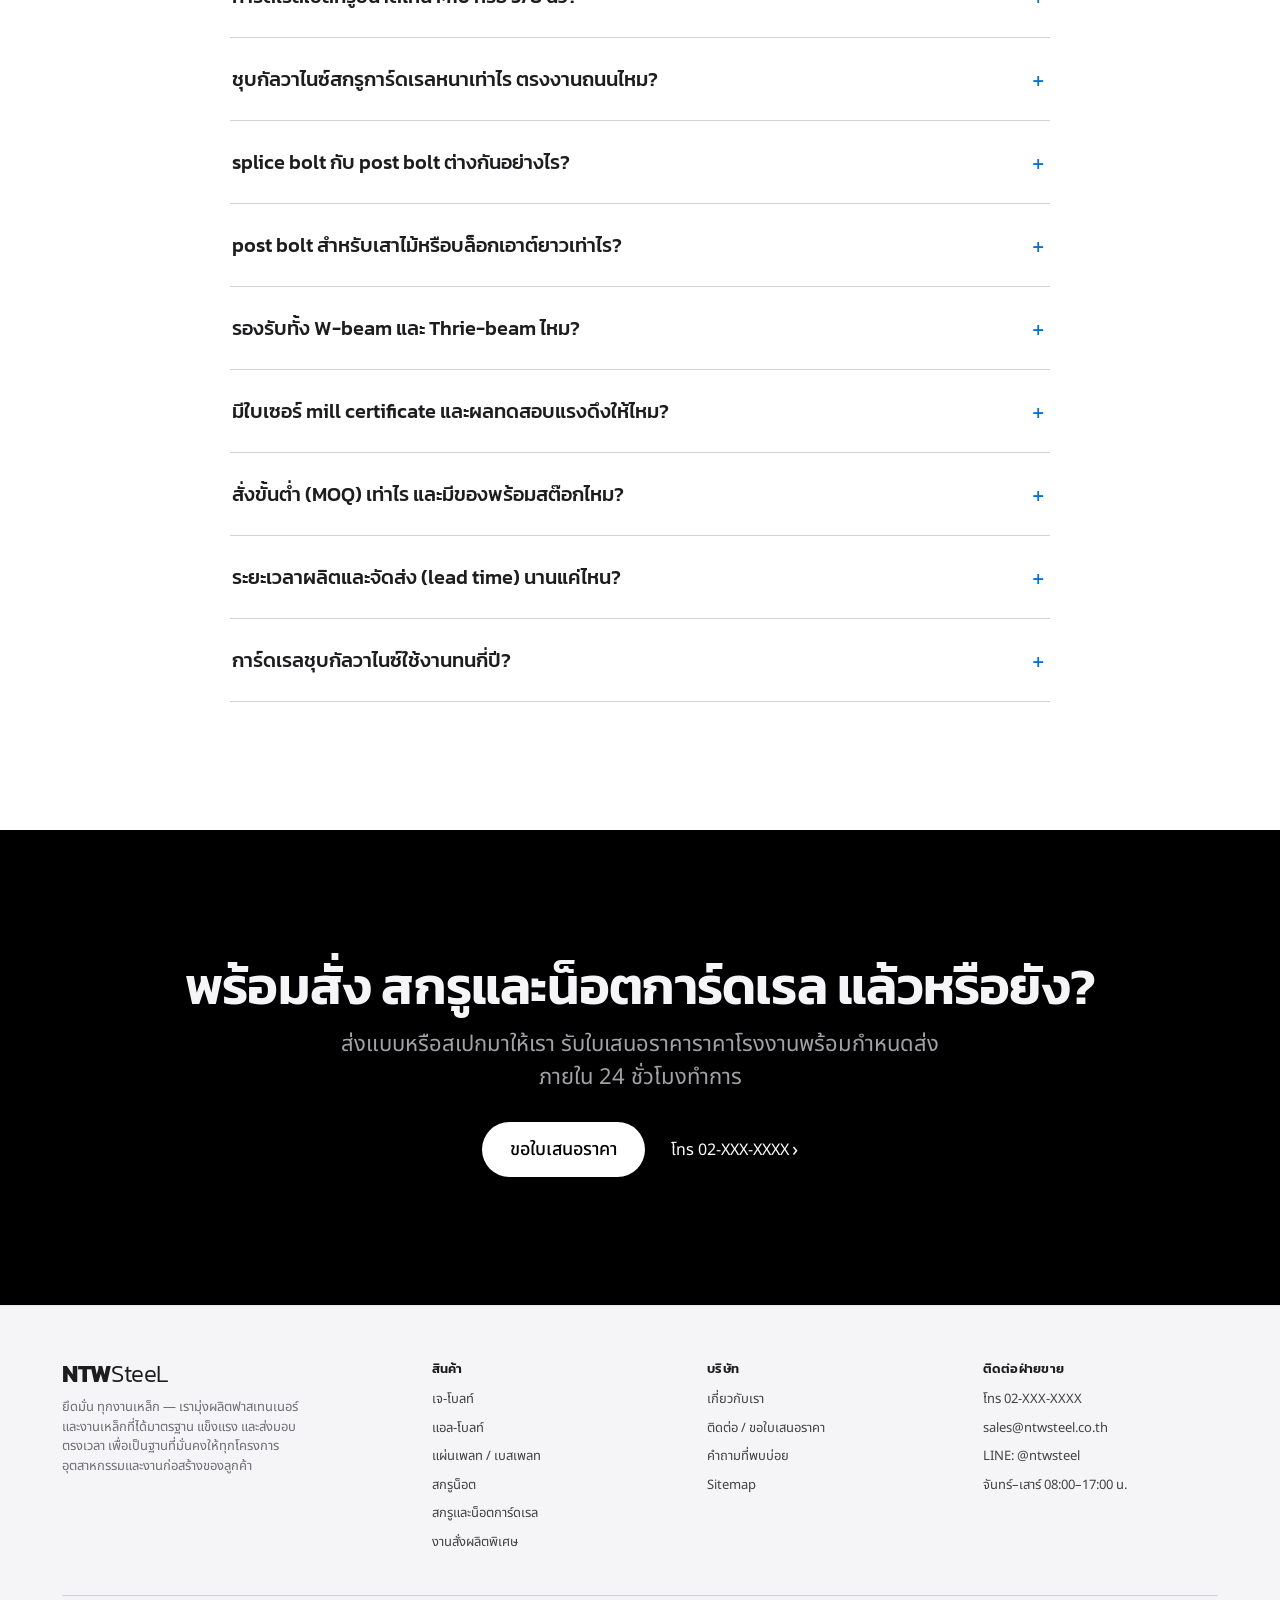
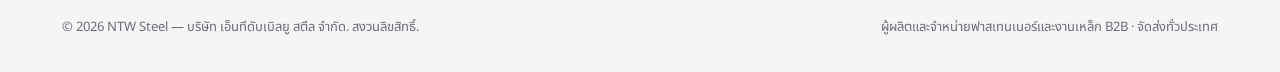
<file: guardrail-screw.html>
<!DOCTYPE html>
<html lang="th">
<head>
  <meta charset="UTF-8">
  <meta name="viewport" content="width=device-width, initial-scale=1">
  <title>สกรูและน็อตการ์ดเรล (Guardrail Bolts &amp; Nuts) | NTW Steel</title>
  <meta name="description" content="NTW Steel ผู้ผลิตสกรูและน็อตการ์ดเรล (guardrail bolt/nut) ชุบกัลวาไนซ์จุ่มร้อน 5/8\&quot;/M16 ตาม ASTM A307/A153 Class C · AASHTO M180 · มาตรฐานกรมทางหลวง รองรับ W-beam/Thrie-beam splice &amp; post bolt สั่งผลิต OEM พร้อมใบเซอร์">
  <meta name="keywords" content="สกรูการ์ดเรล, น็อตการ์ดเรล, สลักการ์ดเรล, โบลท์การ์ดเรล, guardrail bolt, guardrail nut, recessed nut การ์ดเรล, splice bolt, post bolt, ราวกันอันตราย, ราวเหล็กลูกฟูก, W-beam guardrail, Thrie-beam, ชุบกัลวาไนซ์จุ่มร้อน, guardrail bolt 5/8, ASTM A307, ASTM A153, AASHTO M180, มาตรฐานกรมทางหลวง, ฟาสเทนเนอร์งานถนน, hardware ราวกันอันตราย">
  <meta name="robots" content="index, follow, max-image-preview:large, max-snippet:-1, max-video-preview:-1">
  <meta name="author" content="NTW Steel">
  <link rel="canonical" href="https://www.ntwsteel.co.th/guardrail-screw.html">
  <meta name="theme-color" content="#ffffff">
  <link rel="icon" type="image/svg+xml" href="assets/favicon.svg">
  <link rel="apple-touch-icon" href="assets/favicon.svg">

  <!-- Open Graph -->
  <meta property="og:type" content="product">
  <meta property="og:site_name" content="NTW Steel">
  <meta property="og:locale" content="th_TH">
  <meta property="og:title" content="สกรูและน็อตการ์ดเรล (Guardrail Bolts &amp; Nuts) | NTW Steel">
  <meta property="og:description" content="NTW Steel ผู้ผลิตสกรูและน็อตการ์ดเรล (guardrail bolt/nut) ชุบกัลวาไนซ์จุ่มร้อน 5/8\&quot;/M16 ตาม ASTM A307/A153 Class C · AASHTO M180 · มาตรฐานกรมทางหลวง รองรับ W-beam/Thrie-beam splice &amp; post bolt สั่งผลิต OEM พร้อมใบเซอร์">
  <meta property="og:url" content="https://www.ntwsteel.co.th/guardrail-screw.html">
  <meta property="og:image" content="https://upload.wikimedia.org/wikipedia/commons/4/4e/A9_Armco_%5E_ICTFC_-_geograph.org.uk_-_4718421.jpg">
  <meta property="og:image:width" content="1200">
  <meta property="og:image:height" content="630">
  <!-- Twitter -->
  <meta name="twitter:card" content="summary_large_image">
  <meta name="twitter:title" content="สกรูและน็อตการ์ดเรล (Guardrail Bolts &amp; Nuts) | NTW Steel">
  <meta name="twitter:description" content="NTW Steel ผู้ผลิตสกรูและน็อตการ์ดเรล (guardrail bolt/nut) ชุบกัลวาไนซ์จุ่มร้อน 5/8\&quot;/M16 ตาม ASTM A307/A153 Class C · AASHTO M180 · มาตรฐานกรมทางหลวง รองรับ W-beam/Thrie-beam splice &amp; post bolt สั่งผลิต OEM พร้อมใบเซอร์">
  <meta name="twitter:image" content="https://upload.wikimedia.org/wikipedia/commons/4/4e/A9_Armco_%5E_ICTFC_-_geograph.org.uk_-_4718421.jpg">

  <!-- Fonts -->
  <link rel="preconnect" href="https://fonts.googleapis.com">
  <link rel="preconnect" href="https://fonts.gstatic.com" crossorigin>
  <link href="https://fonts.googleapis.com/css2?family=Kanit:wght@200;300;400;500;600;700&family=Noto+Sans+Thai:wght@300;400;500;600;700&display=swap" rel="stylesheet">
  <link rel="stylesheet" href="assets/styles.css">

  <script type="application/ld+json">{"@type":"Organization","@id":"https://www.ntwsteel.co.th/#organization","name":"NTW Steel","legalName":"บริษัท เอ็นทีดับเบิลยู สตีล จำกัด","alternateName":"เอ็นทีดับเบิลยู สตีล","url":"https://www.ntwsteel.co.th/","logo":"https://www.ntwsteel.co.th/assets/logo.svg","image":"https://www.ntwsteel.co.th/assets/og-cover.svg","slogan":"ยึดมั่น ทุกงานเหล็ก","description":"NTW Steel ผู้ผลิตและจำหน่ายฟาสเทนเนอร์ J-bolt L-bolt แผ่นเพลท สกรูน็อต งาน OEM และสกรูการ์ดเรล ราคาโรงงาน มีใบเซอร์ จัดส่งทั่วไทย รองรับนิติบุคคล","email":"sales@ntwsteel.co.th","telephone":"02-XXX-XXXX","areaServed":{"@type":"Country","name":"Thailand"},"address":{"@type":"PostalAddress","streetAddress":"เลขที่ XX/X หมู่ X ถนน————— ตำบล————— อำเภอ————— จังหวัด————— รหัสไปรษณีย์ XXXXX","addressLocality":"—————","addressRegion":"—————","postalCode":"XXXXX","addressCountry":"TH"},"knowsAbout":["Anchor bolt","J-bolt","L-bolt","Steel base plate","Fastener","Guardrail bolt","Hot-dip galvanizing","OEM fastener manufacturing","ASTM F1554","สลักเกลียวฝังยึด"]}</script>
  <script type="application/ld+json">{"@type":"WebSite","@id":"https://www.ntwsteel.co.th/#website","url":"https://www.ntwsteel.co.th/","name":"NTW Steel","inLanguage":"th-TH","publisher":{"@id":"https://www.ntwsteel.co.th/#organization"}}</script>
  <script type="application/ld+json">{"@type":"WebPage","@id":"https://www.ntwsteel.co.th/guardrail-screw.html#webpage","url":"https://www.ntwsteel.co.th/guardrail-screw.html","name":"สกรูและน็อตการ์ดเรล (Guardrail Bolts & Nuts) | NTW Steel","description":"NTW Steel ผู้ผลิตสกรูและน็อตการ์ดเรล (guardrail bolt/nut) ชุบกัลวาไนซ์จุ่มร้อน 5/8\\\"/M16 ตาม ASTM A307/A153 Class C · AASHTO M180 · มาตรฐานกรมทางหลวง รองรับ W-beam/Thrie-beam splice & post bolt สั่งผลิต OEM พร้อมใบเซอร์","inLanguage":"th-TH","isPartOf":{"@id":"https://www.ntwsteel.co.th/#website"},"publisher":{"@id":"https://www.ntwsteel.co.th/#organization"}}</script>
  <script type="application/ld+json">{"@type":"Product","@id":"https://www.ntwsteel.co.th/guardrail-screw.html#product","name":"สกรูและน็อตการ์ดเรล (Guardrail Bolts & Nuts)","alternateName":"Guardrail Bolts & Nuts","description":"NTW Steel ผู้ผลิตสกรูและน็อตการ์ดเรล (guardrail bolt/nut) ชุบกัลวาไนซ์จุ่มร้อน 5/8\\\"/M16 ตาม ASTM A307/A153 Class C · AASHTO M180 · มาตรฐานกรมทางหลวง รองรับ W-beam/Thrie-beam splice & post bolt สั่งผลิต OEM พร้อมใบเซอร์","category":"Guardrail Bolts & Nuts","sku":"NTW-GUARDRAIL-SCREW","brand":{"@type":"Brand","name":"NTW Steel"},"manufacturer":{"@id":"https://www.ntwsteel.co.th/#organization"},"material":"เหล็กกล้าคาร์บอน ASTM A307 Grade A (guardrail bolt), SAE 1015 / mild carbon steel, น็อต ASTM A563 Grade A (recessed nut), เหล็กกล้ากำลังสูง Grade 8.8 (ตามสั่ง), แผ่นราง cold-formed จากเหล็ก hot-rolled ตาม AASHTO M180, สแตนเลส SUS304/316 (งานชายฝั่ง/พิเศษ ตามสั่ง)","image":["https://upload.wikimedia.org/wikipedia/commons/4/4e/A9_Armco_%5E_ICTFC_-_geograph.org.uk_-_4718421.jpg","https://upload.wikimedia.org/wikipedia/commons/a/a1/Crash_barrier_%281%29%2C_August_2009.JPG","https://upload.wikimedia.org/wikipedia/commons/b/b7/Highway_Guardrail_Roll_Forming_Machine.jpg"],"additionalProperty":[{"@type":"PropertyValue","name":"วัสดุ (Material)","value":"เหล็กกล้าคาร์บอน ASTM A307 Grade A (เทียบ SAE 1015 / mild steel); น็อต ASTM A563 Grade A"},{"@type":"PropertyValue","name":"เกรดความแข็งแรง (Grade)","value":"A307 Grade A (เทียบเคียง Class 4.6) — มีเกรด 8.8 ตามสั่งสำหรับจุดรับแรงสูง"},{"@type":"PropertyValue","name":"ความแข็งแรงดึง (Tensile)","value":"≥ 415 MPa (60,000 psi) สำหรับ A307 Grade A; เกรด 8.8 ≥ 800 MPa"},{"@type":"PropertyValue","name":"ช่วงขนาด (Size range)","value":"มาตรฐาน 5/8\"-11 (≈ M16): splice bolt ยาว 30–35 มม.; post bolt เสาเหล็ก 45–50 มม.; post bolt เสาไม้/บล็อกเอาต์ 250–460 มม. (10–18 นิ้ว) ตามสั่ง; ผลิตได้ M10–M24"},{"@type":"PropertyValue","name":"เกลียว (Thread)","value":"UNC 5/8\"-11 มาตรฐานงานถนนอเมริกัน (หรือเมตริก M16 x 2.0) — 5/8\" กับ M16 ใกล้เคียงแต่ไม่สลับใช้ข้ามกัน ต้องสั่งเป็นชุดสลัก-น็อตคู่กัน"},{"@type":"PropertyValue","name":"หัวสกรู (Head)","value":"Button / round head พร้อมคอสี่เหลี่ยม-รี (oval shoulder) กันหมุนในร่องแผ่นราง"},{"@type":"PropertyValue","name":"ประเภทน็อต (Nut)","value":"Recessed hex guardrail nut (น็อตหกเหลี่ยมแบบเว้า) ตาม ASTM A563 Grade A"},{"@type":"PropertyValue","name":"การชุบผิว (Finish)","value":"Hot-dip galvanized สลัก/น็อต ตาม ASTM A153 / AASHTO M232 Class C — เคลือบสังกะสีเฉลี่ย ≥ 1.25 oz/ft² (~381 g/m² / ~53 µm); แผ่นราง Class A ≥ 550 g/m² ตาม AASHTO M180"},{"@type":"PropertyValue","name":"มาตรฐานอ้างอิง (Standards)","value":"AASHTO M180, ASTM A307 / A563 / A153, AASHTO M232 Class C, AASHTO-AGC-ARTBA barrier hardware, มาตรฐานกรมทางหลวง (DOH), มอก. ที่เกี่ยวข้อง"},{"@type":"PropertyValue","name":"ระบบรองรับ (System)","value":"W-beam และ Thrie-beam guardrail — splice bolt, post bolt, recessed nut ครบชุด"}],"offers":{"@type":"Offer","url":"https://www.ntwsteel.co.th/guardrail-screw.html","availability":"https://schema.org/InStock","itemCondition":"https://schema.org/NewCondition","priceCurrency":"THB","businessFunction":"http://purl.org/goodrelations/v1#Sell","seller":{"@id":"https://www.ntwsteel.co.th/#organization"},"areaServed":{"@type":"Country","name":"Thailand"}}}</script>
  <script type="application/ld+json">{"@type":"BreadcrumbList","itemListElement":[{"@type":"ListItem","position":1,"name":"หน้าแรก","item":"https://www.ntwsteel.co.th/"},{"@type":"ListItem","position":2,"name":"สินค้า","item":"https://www.ntwsteel.co.th/#products"},{"@type":"ListItem","position":3,"name":"สกรูและน็อตการ์ดเรล (Guardrail Bolts & Nuts)","item":"https://www.ntwsteel.co.th/guardrail-screw.html"}]}</script>
  <script type="application/ld+json">{"@type":"FAQPage","@id":"https://www.ntwsteel.co.th/guardrail-screw.html#faq","mainEntity":[{"@type":"Question","name":"สกรูการ์ดเรลใช้เกรดและมาตรฐานอะไร?","acceptedAnswer":{"@type":"Answer","text":"guardrail bolt ผลิตจากเหล็กกล้าคาร์บอนตาม ASTM A307 Grade A (ความแข็งแรงดึง ≥ 415 MPa) ประกบน็อต ASTM A563 Grade A และชุบกัลวาไนซ์จุ่มร้อนตาม ASTM A153/AASHTO M232 Class C ตามข้อกำหนด AASHTO M180 และกรมทางหลวง มีเกรด 8.8 (≥ 800 MPa) ตามสั่งสำหรับจุดรับแรงสูง"}},{"@type":"Question","name":"การ์ดเรลใช้สกรูขนาดไหน M16 หรือ 5/8 นิ้ว?","acceptedAnswer":{"@type":"Answer","text":"สลักการ์ดเรลมาตรฐานคือ 5/8\"-11 UNC (เส้นผ่านศูนย์กลาง 15.9 มม. ≈ M16) โดย splice bolt ยาวประมาณ 30–35 มม. และ post bolt ยาวตามชนิดเสา 5/8\" กับ M16 ใกล้เคียงกันแต่เกลียวไม่สลับใช้ข้ามกัน จึงต้องสั่งสลักและน็อตเป็นชุดเดียวกัน"}},{"@type":"Question","name":"ชุบกัลวาไนซ์สกรูการ์ดเรลหนาเท่าไร ตรงงานถนนไหม?","acceptedAnswer":{"@type":"Answer","text":"ตัวสลักและน็อตชุบจุ่มร้อนตาม ASTM A153 / AASHTO M232 Class C เคลือบสังกะสีเฉลี่ยไม่น้อยกว่า 1.25 oz/ft² (~381 g/m² หรือ ~53 ไมครอน) ส่วนแผ่นรางเองใช้ Class A ≥ 550 g/m² ตาม AASHTO M180 ซึ่งเป็นคนละเกณฑ์กับตัวสลัก"}},{"@type":"Question","name":"splice bolt กับ post bolt ต่างกันอย่างไร?","acceptedAnswer":{"@type":"Answer","text":"splice bolt เป็นสลักสั้น (~30–35 มม.) ยึดรอยต่อแผ่นรางที่ซ้อนทับกัน โดยทั่วไปใช้ 8 ตัวต่อรอยต่อ W-beam ส่วน post bolt ยาวกว่า ใช้ยึดแผ่นรางเข้ากับเสาหรือบล็อกเอาต์ ปกติ 1 ตัวต่อเสา"}},{"@type":"Question","name":"post bolt สำหรับเสาไม้หรือบล็อกเอาต์ยาวเท่าไร?","acceptedAnswer":{"@type":"Answer","text":"post bolt สำหรับเสาไม้และบล็อกเอาต์ผลิตยาวพิเศษ 250–460 มม. (10–18 นิ้ว) ตามความหนาชุด block-out ส่วนการยึดเข้าเสาเหล็กมักใช้ยาวประมาณ 45–50 มม."}},{"@type":"Question","name":"รองรับทั้ง W-beam และ Thrie-beam ไหม?","acceptedAnswer":{"@type":"Answer","text":"รองรับทั้งสองระบบ ใช้สลัก 5/8\"/M16 เหมือนกัน แต่ Thrie-beam มีสามลอนและจุดต่อมากกว่า จึงใช้ splice bolt ต่อรอยต่อมากขึ้น เหมาะกับงาน containment สูง เช่น ทางโค้ง คอสะพาน และจุด transition"}},{"@type":"Question","name":"มีใบเซอร์ mill certificate และผลทดสอบแรงดึงให้ไหม?","acceptedAnswer":{"@type":"Answer","text":"มีครบ ทั้ง mill certificate ของวัตถุดิบ ผลทดสอบแรงดึง (tensile test) และใบรับรองความหนาการชุบกัลวาไนซ์ ออกตามล็อตการผลิตและเงื่อนไขผู้ควบคุมงานโครงการ"}},{"@type":"Question","name":"สั่งขั้นต่ำ (MOQ) เท่าไร และมีของพร้อมสต๊อกไหม?","acceptedAnswer":{"@type":"Answer","text":"ชุด 5/8\"/M16 x 30/35/45 มม. พร้อม recessed nut มีสต๊อกพร้อมส่งสำหรับงาน W-beam มาตรฐาน สั่งได้ตั้งแต่หลักลัง ส่วนงานสั่งผลิตตามแบบ (OEM) MOQ เริ่มประมาณ 500–1,000 กก. ต่อขนาด"}},{"@type":"Question","name":"ระยะเวลาผลิตและจัดส่ง (lead time) นานแค่ไหน?","acceptedAnswer":{"@type":"Answer","text":"ของในสต๊อกจัดส่งภายใน 1–3 วันทำการทั่วประเทศ งานสั่งผลิตตามแบบพร้อมชุบกัลวาไนซ์จุ่มร้อนประมาณ 2–4 สัปดาห์ ขึ้นกับปริมาณและขนาด รองรับการทยอยส่งตามแผนติดตั้ง"}},{"@type":"Question","name":"การ์ดเรลชุบกัลวาไนซ์ใช้งานทนกี่ปี?","acceptedAnswer":{"@type":"Answer","text":"ในสภาพริมทางทั่วไป การชุบกัลวาไนซ์จุ่มร้อนตาม ASTM A153 ให้อายุกันสนิมได้หลายสิบปี ส่วนเขตชายฝั่งหรือความชื้นเค็มสูงแนะนำเพิ่มความหนาเคลือบหรือใช้สแตนเลส SUS304/316 เพื่อยืดอายุ"}}]}</script>
</head>
<body class="">
<header class="nav">
  <div class="nav-inner">
    <a class="logo " href="index.html" aria-label="NTWSteeL หน้าแรก"><span class="logo-ntw">NTW</span><span class="logo-steel">SteeL</span></a>
    <button class="nav-toggle" aria-label="เมนู" aria-expanded="false" aria-controls="site-nav"><span></span><span></span></button>
    <nav class="nav-links" id="site-nav" aria-label="เมนูหลัก">
      <a href="j-bolt.html">J-Bolt</a><a href="l-bolt.html">L-Bolt</a><a href="plate.html">แผ่นเพลท</a><a href="screw-nut.html">สกรูน็อต</a><a href="guardrail-screw.html">สกรูการ์ดเรล</a><a href="custom.html">งานสั่งผลิต</a>
      <a href="about.html">เกี่ยวกับเรา</a>
      <a class="nav-cta" href="contact.html">ขอใบเสนอราคา</a>
    </nav>
  </div>
</header>
<main id="main">

  <nav class="wrap crumb" aria-label="breadcrumb">
    <a href="index.html">หน้าแรก</a><span>›</span><a href="index.html#products">สินค้า</a><span>›</span>สกรูและน็อตการ์ดเรล
  </nav>

  <section class="hero hero-steel hero-grid-bg">
    <div class="wrap">
      <span class="eyebrow reveal">Guardrail Bolts &amp; Nuts</span>
      <h1 class="display reveal d1">ทุกแรงปะทะ เริ่มที่จุดยึด</h1>
      <p class="lead reveal d2">สกรูและน็อตการ์ดเรลชุบกัลวาไนซ์แบบจุ่มร้อน ผลิตตามมาตรฐานกรมทางหลวงและ AASHTO M180 สำหรับระบบ W-beam และ Thrie-beam</p>
      <div class="btn-row center reveal d2">
        <a class="btn btn-on-dark btn-lg" href="contact.html">ขอใบเสนอราคา</a>
        <a class="link-chevron" href="#specs" style="color:#fff">ดูสเปกและมาตรฐาน</a>
      </div>
    </div>
    <div class="hero-media reveal d3"><img class="ph " src="https://upload.wikimedia.org/wikipedia/commons/4/4e/A9_Armco_%5E_ICTFC_-_geograph.org.uk_-_4718421.jpg" alt="แนวราวกันอันตราย W-beam เหล็กชุบกัลวาไนซ์ริมทางหลวง ยึดแผ่นรางด้วย guardrail bolt ที่รอยต่อและเสา" loading="lazy" decoding="async" data-credit="geograph.org.uk / Wikimedia Commons, CC BY-SA 2.0"></div>
  </section>

  <section class="section">
    <div class="wrap">
      <div class="split">
        <div class="reveal">
          <span class="eyebrow">ภาพรวมผลิตภัณฑ์</span>
          <h2 class="headline" style="margin:12px 0 18px">สกรูและน็อตการ์ดเรล คุณภาพงานโครงการ</h2>
          <p class="lead" style="margin-bottom:16px">NTW Steel ผลิตและจำหน่ายสกรู โบลท์ และน็อตสำหรับราวกันอันตราย (guardrail) แบบครบชุด ทั้ง button head guardrail bolt, splice bolt, post bolt และ recessed guardrail nut ทุกชิ้นชุบสังกะสีแบบจุ่มร้อน (hot-dip galvanized) ตามข้อกำหนดงานถนนของกรมทางหลวง รองรับงานติดตั้งราวกันอันตราย W-beam และ Thrie-beam ในโครงการทางหลวง สะพาน และงานโครงสร้างพื้นฐานทั่วประเทศ</p>
          <p class="muted">สกรูและน็อตการ์ดเรลของ NTW Steel ขึ้นรูปจากเหล็กกล้าคาร์บอนตามมาตรฐาน ASTM A307 Grade A (น็อตตาม ASTM A563 Grade A) พร้อมทางเลือกเกรดกำลังสูง 8.8 สำหรับจุดรับแรงพิเศษ หัวสกรูแบบ button/round head มาพร้อมคอกันหมุน (oval shoulder) ที่ล็อกเข้ากับร่องแผ่นราง ทำให้ติดตั้งได้เร็วโดยขันเพียงด้านเดียวและไม่ต้องจับหัวสกรู ทุกชิ้นผ่านการชุบกัลวาไนซ์แบบจุ่มร้อนบนฟาสเทนเนอร์ตาม ASTM A153 / AASHTO M232 Class C (เคลือบสังกะสีเฉลี่ยไม่น้อยกว่า 1.25 oz/ft² ≈ 381 g/m² หรือ ~53 ไมครอน) เพื่ออายุการใช้งานยาวนานในสภาพแวดล้อมริมทางและเขตชื้นเค็ม ทั้งนี้แผ่นราง (rail element) เองใช้เกณฑ์เคลือบ Class A ≥ 550 g/m² ตาม AASHTO M180 ซึ่งเป็นคนละมาตรฐานกับตัวสลัก พิกัดขนาด เกลียว และรัศมีหัวสกรูควบคุมให้ตรงแบบมาตรฐานกรมทางหลวง AASHTO M180 และรหัสชิ้นส่วนตาม AASHTO-AGC-ARTBA Guide to Standardized Highway Barrier Hardware พร้อมส่งมอบใบรับรองวัสดุ (mill certificate) และผลทดสอบแรงดึง เหมาะสำหรับผู้รับเหมางานถนน โรงงานผลิตราวกันอันตราย และงานโครงการปริมาณมากที่ต้องการทั้งของพร้อมสต๊อกและงานสั่งผลิตตามแบบ (OEM)</p>
        </div>
        <div class="split-media reveal d1"><img class="ph " src="https://upload.wikimedia.org/wikipedia/commons/a/a1/Crash_barrier_%281%29%2C_August_2009.JPG" alt="ราวกันอันตราย W-beam ริมถนนยึดด้วยสกรูและน็อตการ์ดเรลชุบสังกะสีแบบจุ่มร้อน" loading="lazy" decoding="async" data-credit="Wikimedia Commons, CC BY-SA 3.0"></div>
      </div>
    </div>
  </section>

  <section class="section bg-alt" id="specs">
    <div class="wrap">
      <div class="sec-head">
        <span class="eyebrow">ข้อมูลจำเพาะ</span>
        <h2 class="headline">สเปกและมาตรฐาน</h2>
        <p class="lead">ค่าอ้างอิงทางวิศวกรรม — ปรับตามแบบและข้อกำหนดของโครงการได้</p>
      </div>
      <div class="split" style="align-items:start">
        <div class="reveal"><div class="spec-wrap"><table class="spec-table">
        <tr><th>วัสดุ (Material)</th><td>เหล็กกล้าคาร์บอน ASTM A307 Grade A (เทียบ SAE 1015 / mild steel); น็อต ASTM A563 Grade A</td></tr>
        <tr><th>เกรดความแข็งแรง (Grade)</th><td>A307 Grade A (เทียบเคียง Class 4.6) — มีเกรด 8.8 ตามสั่งสำหรับจุดรับแรงสูง</td></tr>
        <tr><th>ความแข็งแรงดึง (Tensile)</th><td>≥ 415 MPa (60,000 psi) สำหรับ A307 Grade A; เกรด 8.8 ≥ 800 MPa</td></tr>
        <tr><th>ช่วงขนาด (Size range)</th><td>มาตรฐาน 5/8"-11 (≈ M16): splice bolt ยาว 30–35 มม.; post bolt เสาเหล็ก 45–50 มม.; post bolt เสาไม้/บล็อกเอาต์ 250–460 มม. (10–18 นิ้ว) ตามสั่ง; ผลิตได้ M10–M24</td></tr>
        <tr><th>เกลียว (Thread)</th><td>UNC 5/8"-11 มาตรฐานงานถนนอเมริกัน (หรือเมตริก M16 x 2.0) — 5/8" กับ M16 ใกล้เคียงแต่ไม่สลับใช้ข้ามกัน ต้องสั่งเป็นชุดสลัก-น็อตคู่กัน</td></tr>
        <tr><th>หัวสกรู (Head)</th><td>Button / round head พร้อมคอสี่เหลี่ยม-รี (oval shoulder) กันหมุนในร่องแผ่นราง</td></tr>
        <tr><th>ประเภทน็อต (Nut)</th><td>Recessed hex guardrail nut (น็อตหกเหลี่ยมแบบเว้า) ตาม ASTM A563 Grade A</td></tr>
        <tr><th>การชุบผิว (Finish)</th><td>Hot-dip galvanized สลัก/น็อต ตาม ASTM A153 / AASHTO M232 Class C — เคลือบสังกะสีเฉลี่ย ≥ 1.25 oz/ft² (~381 g/m² / ~53 µm); แผ่นราง Class A ≥ 550 g/m² ตาม AASHTO M180</td></tr>
        <tr><th>มาตรฐานอ้างอิง (Standards)</th><td>AASHTO M180, ASTM A307 / A563 / A153, AASHTO M232 Class C, AASHTO-AGC-ARTBA barrier hardware, มาตรฐานกรมทางหลวง (DOH), มอก. ที่เกี่ยวข้อง</td></tr>
        <tr><th>ระบบรองรับ (System)</th><td>W-beam และ Thrie-beam guardrail — splice bolt, post bolt, recessed nut ครบชุด</td></tr>
      </table></div></div>
        <div class="stack reveal d1">
          <div class="stack" style="--space:14px">
        <h3 style="font-size:17px;margin-bottom:12px">วัสดุที่ผลิตได้ (Materials)</h3>
        <div class="chips"><span class="chip">เหล็กกล้าคาร์บอน ASTM A307 Grade A (guardrail bolt)</span><span class="chip">SAE 1015 / mild carbon steel</span><span class="chip">น็อต ASTM A563 Grade A (recessed nut)</span><span class="chip">เหล็กกล้ากำลังสูง Grade 8.8 (ตามสั่ง)</span><span class="chip">แผ่นราง cold-formed จากเหล็ก hot-rolled ตาม AASHTO M180</span><span class="chip">สแตนเลส SUS304/316 (งานชายฝั่ง/พิเศษ ตามสั่ง)</span></div>
      </div>
          <div class="stack" style="--space:14px">
        <h3 style="font-size:17px;margin-bottom:12px">มาตรฐานอ้างอิง (Standards)</h3>
        <div class="chips"><span class="chip">AASHTO M180 (แผ่นราง W-beam / Thrie-beam, สังกะสี Class A ≥ 550 g/m²)</span><span class="chip">ASTM A307 Grade A (guardrail bolts)</span><span class="chip">ASTM A563 Grade A (recessed guardrail nuts)</span><span class="chip">ASTM A153 / AASHTO M232 Class C (ชุบกัลวาไนซ์จุ่มร้อนบนสลัก-น็อต)</span><span class="chip">ASTM A123 (HDG บนแผ่นราง/ชิ้นงานเหล็ก)</span><span class="chip">AASHTO-AGC-ARTBA Guide to Standardized Highway Barrier Hardware (รหัสชิ้นส่วน FBB/FBX/FNX)</span><span class="chip">AASHTO MASH (crashworthiness ของระบบราวกันอันตราย)</span><span class="chip">มาตรฐานกรมทางหลวง (Department of Highways)</span><span class="chip">มอก. ราวกันอันตราย (TIS ที่เกี่ยวข้อง)</span></div>
      </div>
          <div class="stack" style="--space:14px">
        <h3 style="font-size:17px;margin-bottom:12px">ขนาด (Sizes)</h3>
        <div class="chips"><span class="chip">5/8"-11 x 1-1/4" (≈ M16 x 30 มม.) splice bolt รอยต่อแผ่นราง</span><span class="chip">5/8" x 1-1/2" (≈ M16 x 35 มม.)</span><span class="chip">5/8" x 2" (≈ M16 x 45–50 มม.) post bolt ยึดเสาเหล็ก</span><span class="chip">5/8" x 10"–18" (≈ M16 x 250–460 มม.) post bolt เสาไม้/บล็อกเอาต์ ตามสั่ง</span><span class="chip">Recessed guardrail nut 5/8"-11 (≈ M16)</span><span class="chip">ช่วงผลิต M10–M24 / 3/8"–1" ตามแบบ</span></div>
      </div>
          <div class="stack" style="--space:14px">
        <h3 style="font-size:17px;margin-bottom:12px">การชุบผิว (Finishes)</h3>
        <div class="chips"><span class="chip">Hot-dip galvanized (จุ่มร้อน) สลัก/น็อต ตาม ASTM A153 / AASHTO M232 Class C — เฉลี่ย ≥ 1.25 oz/ft² (~381 g/m² / ~53 µm); แผ่นราง Class A ≥ 550 g/m² ตาม AASHTO M180</span><span class="chip">Electro-galvanized (ชุบซิงค์ไฟฟ้า) ตาม ASTM B633 — งานในร่ม/อายุสั้น</span><span class="chip">Mechanical galvanized ตาม ASTM B695</span><span class="chip">Plain / black finish (ตามสั่ง)</span></div>
      </div>
        </div>
      </div>
    </div>
  </section>

  <section class="section">
    <div class="wrap">
      <div class="sec-head">
        <span class="eyebrow">การใช้งาน</span>
        <h2 class="headline">เหมาะกับงานแบบไหน</h2>
      </div>
      <div class="grid grid-2">
      <div class="usecase reveal ">
        <span class="uc-num">01</span>
        <div><h3>ราวกันอันตรายริมทางหลวง (Highway W-beam)</h3><p>ยึดแผ่นราง W-beam เข้ากับเสา I-beam / C-post ตามแบบมาตรฐานกรมทางหลวง ด้วย post bolt 5/8"/M16 และ recessed nut</p></div>
      </div>
      <div class="usecase reveal d1">
        <span class="uc-num">02</span>
        <div><h3>รอยต่อแผ่นราง (Rail splice joint)</h3><p>splice bolt สั้น ~30–35 มม. ยึดแผ่นรางซ้อนทับต่อเนื่องกัน โดยทั่วไป 8 ตัวต่อรอยต่อ W-beam ให้แรงส่งผ่านต่อเนื่องเมื่อเกิดแรงปะทะ</p></div>
      </div>
      <div class="usecase reveal d2">
        <span class="uc-num">03</span>
        <div><h3>จุดต่อ Thrie-beam และ transition</h3><p>งาน containment สูง เช่น ทางโค้ง คอสะพาน จุดเปลี่ยนหน้าตัดราง ต้องการชุดสลักที่แข็งแรงและได้พิกัดตามแบบ</p></div>
      </div>
      <div class="usecase reveal ">
        <span class="uc-num">04</span>
        <div><h3>ราวกันอันตรายบนสะพาน (Bridge rail / parapet)</h3><p>ยึดราวเหล็กเข้ากับโครงสร้างคอนกรีตหรือเหล็กขอบสะพาน พร้อมชุบกัลวาไนซ์ทนสภาพอากาศเปิดโล่ง</p></div>
      </div>
      <div class="usecase reveal d1">
        <span class="uc-num">05</span>
        <div><h3>เกาะกลางถนนและทางแยก (Median barrier)</h3><p>ระบบราวสองด้าน (double-sided) และจุดกลับรถ ต้องการสลักครบชุดในปริมาณมากต่อกิโลเมตร</p></div>
      </div>
      <div class="usecase reveal d2">
        <span class="uc-num">06</span>
        <div><h3>งานเขตชายฝั่ง/ความชื้นสูง</h3><p>เลือก HDG ความหนาเคลือบพิเศษหรือสแตนเลส SUS304/316 เพื่อยืดอายุการใช้งานในบรรยากาศเค็มชื้น</p></div>
      </div>
      </div>
    </div>
  </section>

  <section class="section bg-alt">
    <div class="wrap">
      <div class="sec-head">
        <span class="eyebrow">จุดเด่น</span>
        <h2 class="headline">ทำไมต้อง NTW Steel</h2>
      </div>
      <div class="grid grid-3">
      <div class="fcard reveal ">
        <span class="fcard-ico"><svg viewBox="0 0 24 24" aria-hidden="true"><path d="M4 20l7-7M9 5l4 4M13 3l8 8-3 3-8-8zM9 15l-2 5 5-2" stroke="currentColor" stroke-width="1.7" fill="none" stroke-linecap="round" stroke-linejoin="round"/></svg></span>
        <h3>ชุบกัลวาไนซ์จุ่มร้อนเกรดงานถนน</h3>
        <p>เคลือบสังกะสีบนสลัก/น็อตตาม ASTM A153 / AASHTO M232 Class C (เฉลี่ย ≥ 1.25 oz/ft² ~53 µm) ป้องกันสนิมยาวนานในงานกลางแจ้งริมทาง เข้าคู่กับแผ่นราง M180 Class A</p>
      </div>
      <div class="fcard reveal d1">
        <span class="fcard-ico"><svg viewBox="0 0 24 24" aria-hidden="true"><path d="M12 3l7 3v5c0 4-3 7-7 9-4-2-7-5-7-9V6z" stroke="currentColor" stroke-width="1.7" fill="none" stroke-linejoin="round"/><path d="M9 12l2 2 4-4" stroke="currentColor" stroke-width="1.7" fill="none" stroke-linecap="round" stroke-linejoin="round"/></svg></span>
        <h3>คอกันหมุน ติดตั้งเร็ว</h3>
        <p>oval shoulder ล็อกเข้าร่องแผ่นราง ขันด้านเดียวได้โดยไม่ต้องจับหัวสกรู ลดเวลาและแรงงานหน้างาน</p>
      </div>
      <div class="fcard reveal d2">
        <span class="fcard-ico"><svg viewBox="0 0 24 24" aria-hidden="true"><path d="M3 21V10l6 4V10l6 4V6l6 3v12z" stroke="currentColor" stroke-width="1.7" fill="none" stroke-linejoin="round"/></svg></span>
        <h3>ตรงแบบกรมทางหลวง &amp; AASHTO M180</h3>
        <p>พิกัดขนาด เกลียว และรัศมีหัวสกรูควบคุมตามสเปคงานราวกันอันตรายจริง พร้อมเข้าประกอบกับแผ่นราง W-beam/Thrie-beam</p>
      </div>
      <div class="fcard reveal ">
        <span class="fcard-ico"><svg viewBox="0 0 24 24" aria-hidden="true"><path d="M3 7h11v9H3zM14 10h4l3 3v3h-7z" stroke="currentColor" stroke-width="1.7" fill="none" stroke-linejoin="round"/><circle cx="7" cy="18" r="1.6" stroke="currentColor" stroke-width="1.7" fill="none"/><circle cx="17.5" cy="18" r="1.6" stroke="currentColor" stroke-width="1.7" fill="none"/></svg></span>
        <h3>ใบรับรองครบชุด</h3>
        <p>ส่งมอบ mill certificate, ผลทดสอบแรงดึง (tensile test report) และใบรับรองความหนากัลวาไนซ์ ตามเงื่อนไขโครงการ</p>
      </div>
      <div class="fcard reveal d1">
        <span class="fcard-ico"><svg viewBox="0 0 24 24" aria-hidden="true"><path d="M6 3h8l4 4v14H6zM14 3v4h4" stroke="currentColor" stroke-width="1.7" fill="none" stroke-linejoin="round"/><path d="M9 12h6M9 16h6" stroke="currentColor" stroke-width="1.7" stroke-linecap="round"/></svg></span>
        <h3>กำลังผลิตสูง รองรับงานโครงการ</h3>
        <p>สต๊อกชุด 5/8"/M16 x 30 / 35 / 45 พร้อมส่ง และรับผลิต OEM ตามแบบสำหรับงานปริมาณมากต่อกิโลเมตร</p>
      </div>
      <div class="fcard reveal d2">
        <span class="fcard-ico"><svg viewBox="0 0 24 24" aria-hidden="true"><circle cx="12" cy="12" r="3.2" stroke="currentColor" stroke-width="1.7" fill="none"/><path d="M12 3v3M12 18v3M3 12h3M18 12h3M5 5l2 2M17 17l2 2M19 5l-2 2M7 17l-2 2" stroke="currentColor" stroke-width="1.7" stroke-linecap="round"/></svg></span>
        <h3>ควบคุมคุณภาพทุกล็อต</h3>
        <p>ตรวจพิกัดขนาด ความแข็ง (hardness) และความหนาเคลือบสังกะสี (coating thickness) ก่อนส่งมอบทุกล็อต</p>
      </div>
      </div>
    </div>
  </section>

  <section class="section" id="faq">
    <div class="wrap">
      <div class="sec-head">
        <span class="eyebrow">คำถามที่พบบ่อย</span>
        <h2 class="headline">คำถามที่พบบ่อย</h2>
        <p class="lead">ข้อมูลที่ทีมจัดซื้อและวิศวกรถามเราบ่อยที่สุด</p>
      </div>
      <div class="faq">
      <details>
        <summary>สกรูการ์ดเรลใช้เกรดและมาตรฐานอะไร?</summary>
        <div class="faq-a">guardrail bolt ผลิตจากเหล็กกล้าคาร์บอนตาม ASTM A307 Grade A (ความแข็งแรงดึง ≥ 415 MPa) ประกบน็อต ASTM A563 Grade A และชุบกัลวาไนซ์จุ่มร้อนตาม ASTM A153/AASHTO M232 Class C ตามข้อกำหนด AASHTO M180 และกรมทางหลวง มีเกรด 8.8 (≥ 800 MPa) ตามสั่งสำหรับจุดรับแรงสูง</div>
      </details>
      <details>
        <summary>การ์ดเรลใช้สกรูขนาดไหน M16 หรือ 5/8 นิ้ว?</summary>
        <div class="faq-a">สลักการ์ดเรลมาตรฐานคือ 5/8"-11 UNC (เส้นผ่านศูนย์กลาง 15.9 มม. ≈ M16) โดย splice bolt ยาวประมาณ 30–35 มม. และ post bolt ยาวตามชนิดเสา 5/8" กับ M16 ใกล้เคียงกันแต่เกลียวไม่สลับใช้ข้ามกัน จึงต้องสั่งสลักและน็อตเป็นชุดเดียวกัน</div>
      </details>
      <details>
        <summary>ชุบกัลวาไนซ์สกรูการ์ดเรลหนาเท่าไร ตรงงานถนนไหม?</summary>
        <div class="faq-a">ตัวสลักและน็อตชุบจุ่มร้อนตาม ASTM A153 / AASHTO M232 Class C เคลือบสังกะสีเฉลี่ยไม่น้อยกว่า 1.25 oz/ft² (~381 g/m² หรือ ~53 ไมครอน) ส่วนแผ่นรางเองใช้ Class A ≥ 550 g/m² ตาม AASHTO M180 ซึ่งเป็นคนละเกณฑ์กับตัวสลัก</div>
      </details>
      <details>
        <summary>splice bolt กับ post bolt ต่างกันอย่างไร?</summary>
        <div class="faq-a">splice bolt เป็นสลักสั้น (~30–35 มม.) ยึดรอยต่อแผ่นรางที่ซ้อนทับกัน โดยทั่วไปใช้ 8 ตัวต่อรอยต่อ W-beam ส่วน post bolt ยาวกว่า ใช้ยึดแผ่นรางเข้ากับเสาหรือบล็อกเอาต์ ปกติ 1 ตัวต่อเสา</div>
      </details>
      <details>
        <summary>post bolt สำหรับเสาไม้หรือบล็อกเอาต์ยาวเท่าไร?</summary>
        <div class="faq-a">post bolt สำหรับเสาไม้และบล็อกเอาต์ผลิตยาวพิเศษ 250–460 มม. (10–18 นิ้ว) ตามความหนาชุด block-out ส่วนการยึดเข้าเสาเหล็กมักใช้ยาวประมาณ 45–50 มม.</div>
      </details>
      <details>
        <summary>รองรับทั้ง W-beam และ Thrie-beam ไหม?</summary>
        <div class="faq-a">รองรับทั้งสองระบบ ใช้สลัก 5/8"/M16 เหมือนกัน แต่ Thrie-beam มีสามลอนและจุดต่อมากกว่า จึงใช้ splice bolt ต่อรอยต่อมากขึ้น เหมาะกับงาน containment สูง เช่น ทางโค้ง คอสะพาน และจุด transition</div>
      </details>
      <details>
        <summary>มีใบเซอร์ mill certificate และผลทดสอบแรงดึงให้ไหม?</summary>
        <div class="faq-a">มีครบ ทั้ง mill certificate ของวัตถุดิบ ผลทดสอบแรงดึง (tensile test) และใบรับรองความหนาการชุบกัลวาไนซ์ ออกตามล็อตการผลิตและเงื่อนไขผู้ควบคุมงานโครงการ</div>
      </details>
      <details>
        <summary>สั่งขั้นต่ำ (MOQ) เท่าไร และมีของพร้อมสต๊อกไหม?</summary>
        <div class="faq-a">ชุด 5/8"/M16 x 30/35/45 มม. พร้อม recessed nut มีสต๊อกพร้อมส่งสำหรับงาน W-beam มาตรฐาน สั่งได้ตั้งแต่หลักลัง ส่วนงานสั่งผลิตตามแบบ (OEM) MOQ เริ่มประมาณ 500–1,000 กก. ต่อขนาด</div>
      </details>
      <details>
        <summary>ระยะเวลาผลิตและจัดส่ง (lead time) นานแค่ไหน?</summary>
        <div class="faq-a">ของในสต๊อกจัดส่งภายใน 1–3 วันทำการทั่วประเทศ งานสั่งผลิตตามแบบพร้อมชุบกัลวาไนซ์จุ่มร้อนประมาณ 2–4 สัปดาห์ ขึ้นกับปริมาณและขนาด รองรับการทยอยส่งตามแผนติดตั้ง</div>
      </details>
      <details>
        <summary>การ์ดเรลชุบกัลวาไนซ์ใช้งานทนกี่ปี?</summary>
        <div class="faq-a">ในสภาพริมทางทั่วไป การชุบกัลวาไนซ์จุ่มร้อนตาม ASTM A153 ให้อายุกันสนิมได้หลายสิบปี ส่วนเขตชายฝั่งหรือความชื้นเค็มสูงแนะนำเพิ่มความหนาเคลือบหรือใช้สแตนเลส SUS304/316 เพื่อยืดอายุ</div>
      </details>
      </div>
    </div>
  </section>

  <section class="section bg-dark cta-band">
    <div class="wrap">
      <h2 class="headline reveal">พร้อมสั่ง สกรูและน็อตการ์ดเรล แล้วหรือยัง?</h2>
      <p class="lead reveal d1">ส่งแบบหรือสเปกมาให้เรา รับใบเสนอราคาราคาโรงงานพร้อมกำหนดส่งภายใน 24 ชั่วโมงทำการ</p>
      <div class="btn-row center reveal d2">
        <a class="btn btn-on-dark btn-lg" href="contact.html">ขอใบเสนอราคา</a>
        <a class="link-chevron" href="tel:02" style="color:#fff">โทร 02-XXX-XXXX</a>
      </div>
    </div>
  </section>
  
</main>
<footer class="footer">
  <div class="wrap-wide">
    <div class="footer-top">
      <div>
        <a class="logo " href="index.html" aria-label="NTWSteeL หน้าแรก"><span class="logo-ntw">NTW</span><span class="logo-steel">SteeL</span></a>
        <p class="footer-blurb">ยึดมั่น ทุกงานเหล็ก — เรามุ่งผลิตฟาสเทนเนอร์และงานเหล็กที่ได้มาตรฐาน แข็งแรง และส่งมอบตรงเวลา เพื่อเป็นฐานที่มั่นคงให้ทุกโครงการอุตสาหกรรมและงานก่อสร้างของลูกค้า</p>
      </div>
      <div>
        <h4>สินค้า</h4>
        <ul><li><a href="j-bolt.html">เจ-โบลท์</a></li><li><a href="l-bolt.html">แอล-โบลท์</a></li><li><a href="plate.html">แผ่นเพลท / เบสเพลท</a></li><li><a href="screw-nut.html">สกรูน็อต</a></li><li><a href="guardrail-screw.html">สกรูและน็อตการ์ดเรล</a></li><li><a href="custom.html">งานสั่งผลิตพิเศษ</a></li></ul>
      </div>
      <div>
        <h4>บริษัท</h4>
        <ul>
          <li><a href="about.html">เกี่ยวกับเรา</a></li>
          <li><a href="contact.html">ติดต่อ / ขอใบเสนอราคา</a></li>
          <li><a href="index.html#faq">คำถามที่พบบ่อย</a></li>
          <li><a href="sitemap.xml">Sitemap</a></li>
        </ul>
      </div>
      <div>
        <h4>ติดต่อฝ่ายขาย</h4>
        <ul>
          <li><a href="tel:02">โทร 02-XXX-XXXX</a></li>
          <li><a href="mailto:sales@ntwsteel.co.th">sales@ntwsteel.co.th</a></li>
          <li>LINE: @ntwsteel</li>
          <li>จันทร์–เสาร์ 08:00–17:00 น.</li>
        </ul>
      </div>
    </div>
    <div class="footer-bottom">
      <span>© 2026 NTW Steel — บริษัท เอ็นทีดับเบิลยู สตีล จำกัด. สงวนลิขสิทธิ์.</span>
      <span>ผู้ผลิตและจำหน่ายฟาสเทนเนอร์และงานเหล็ก B2B · จัดส่งทั่วประเทศ</span>
    </div>
  </div>
</footer>
<script src="assets/app.js" defer></script>
</body>
</html>
</file>
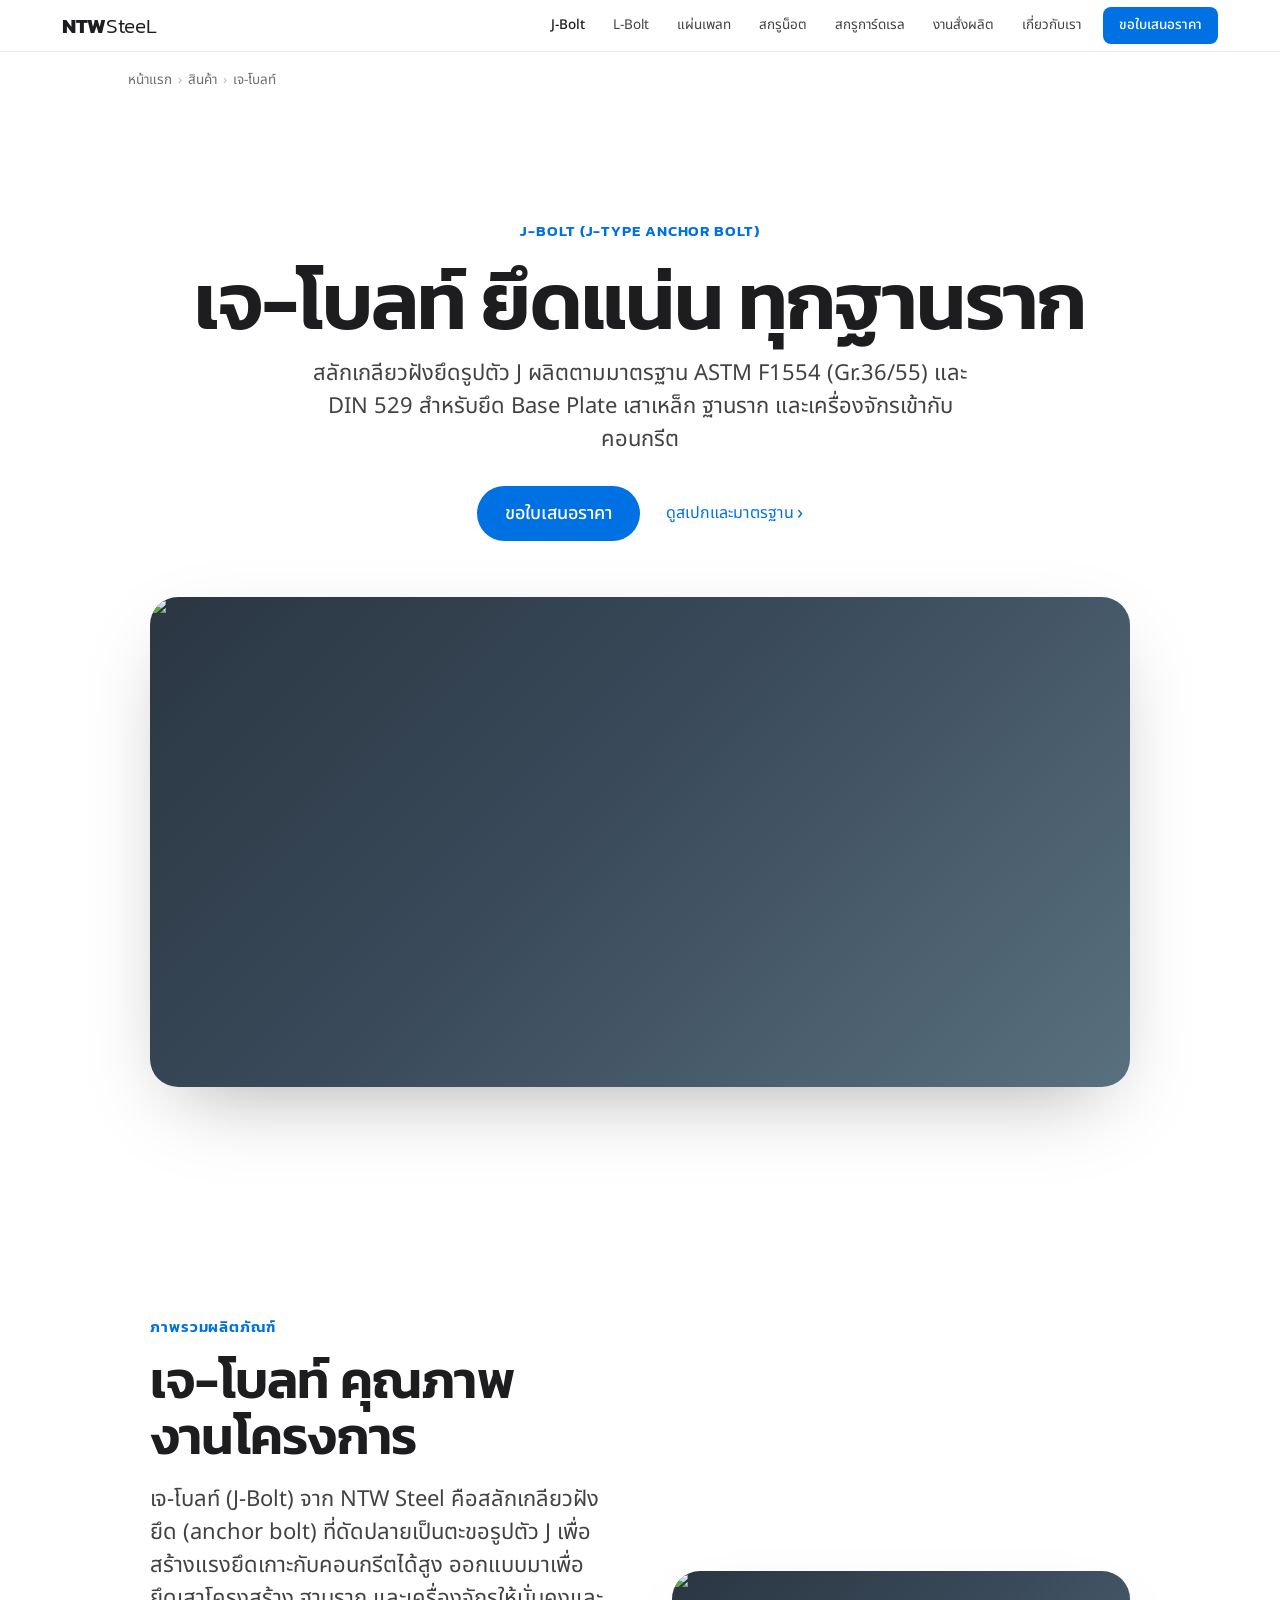
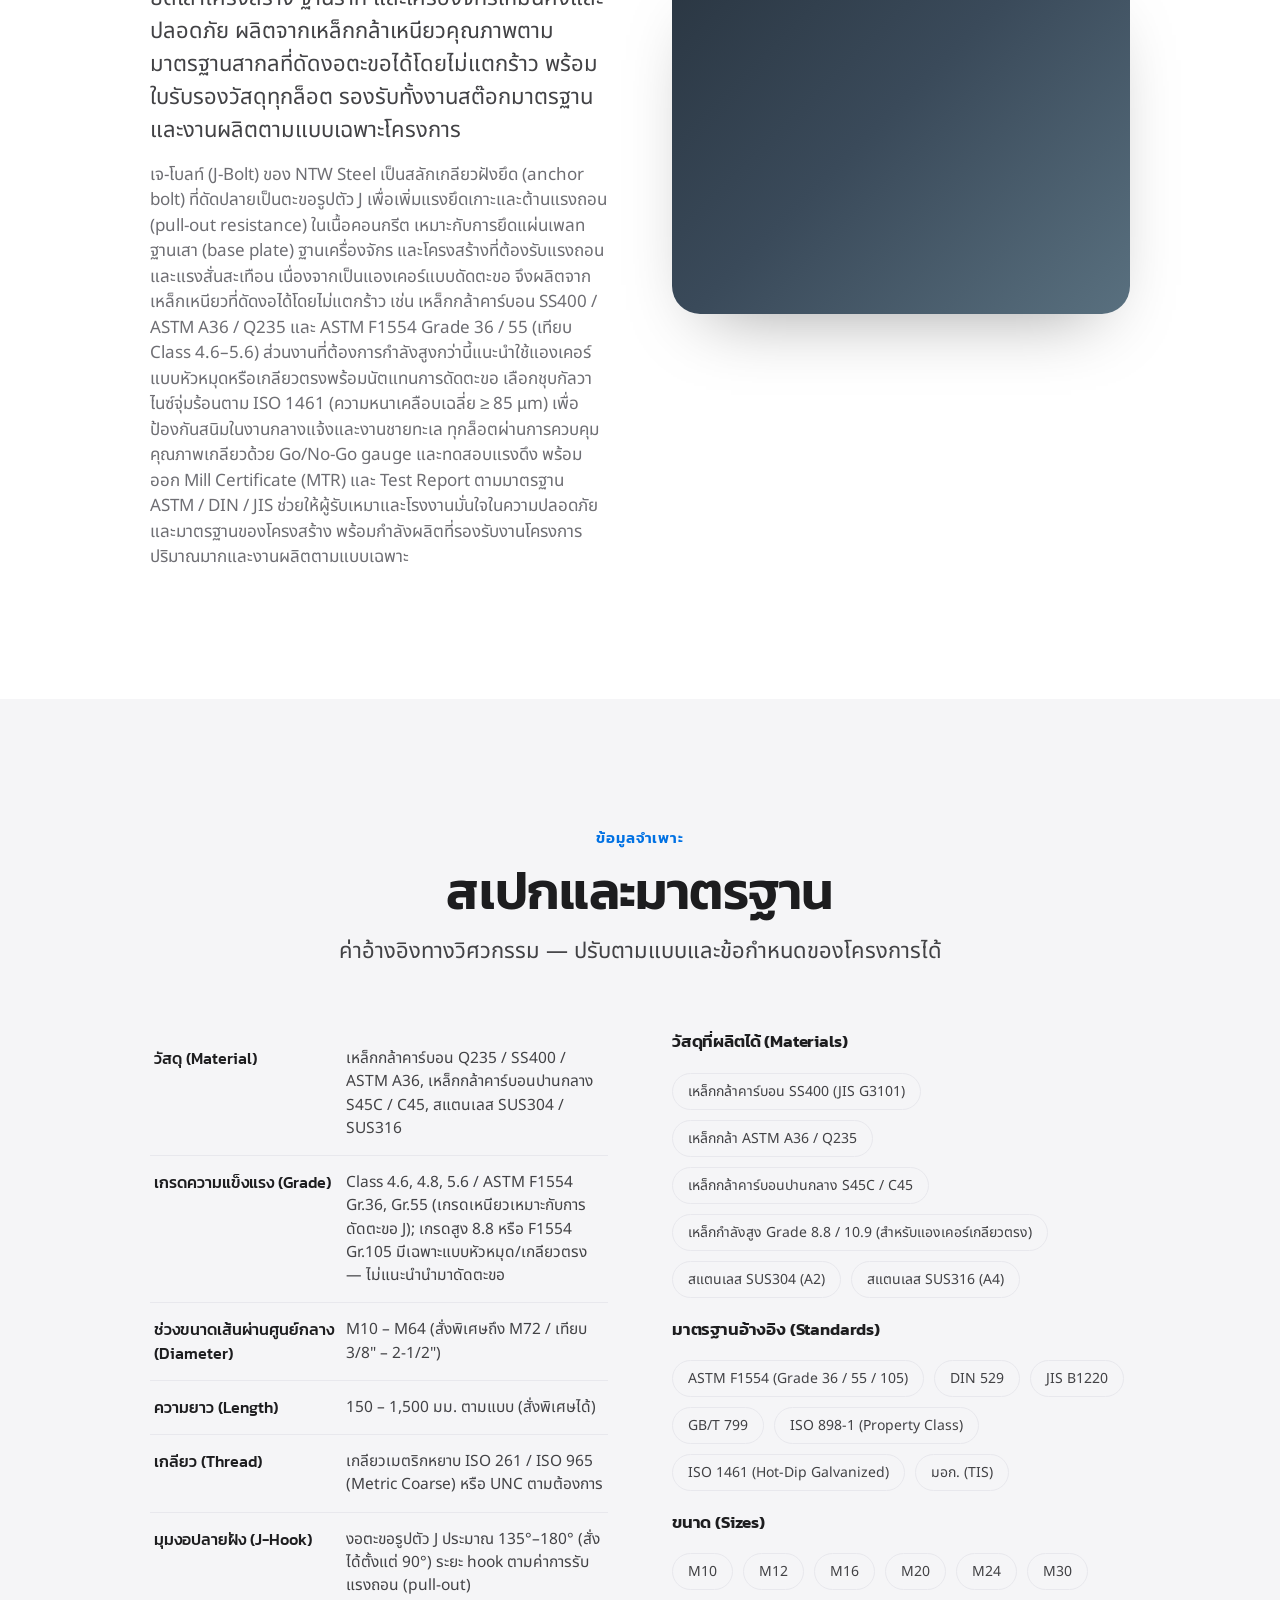
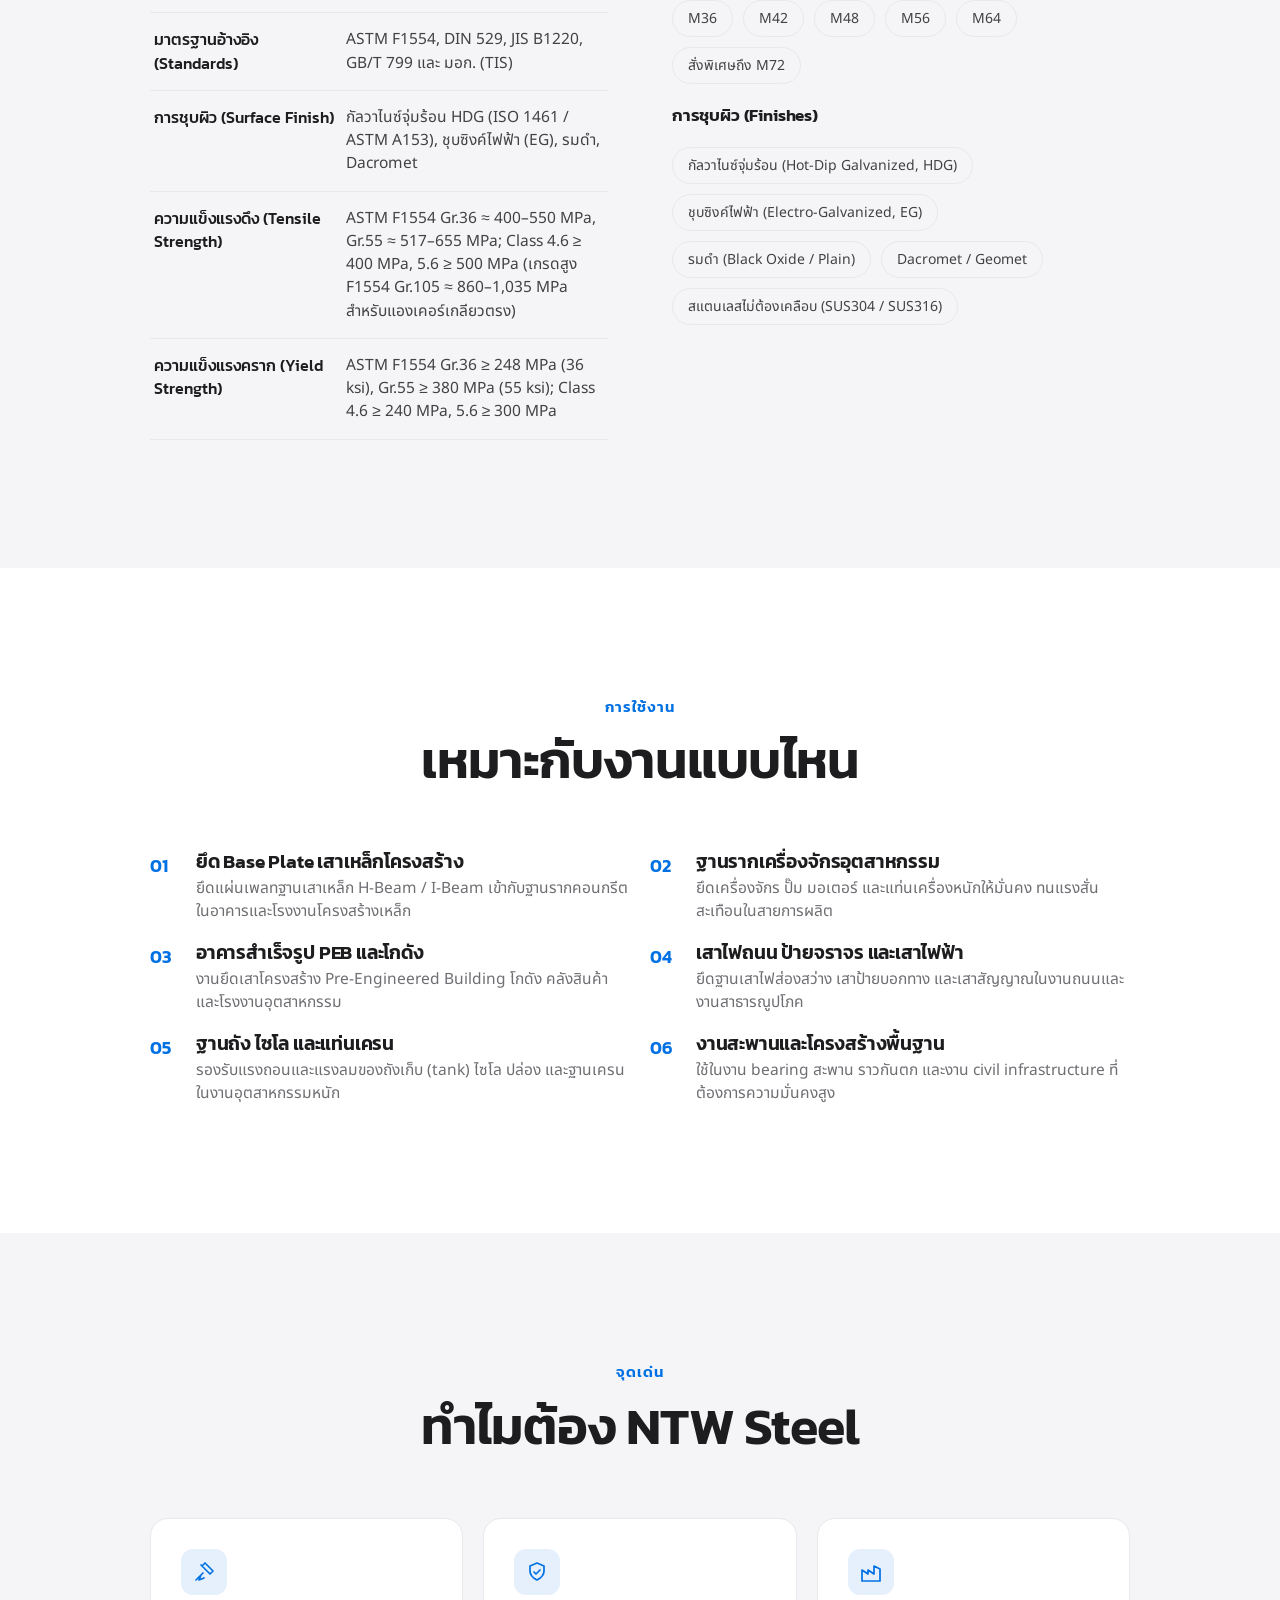
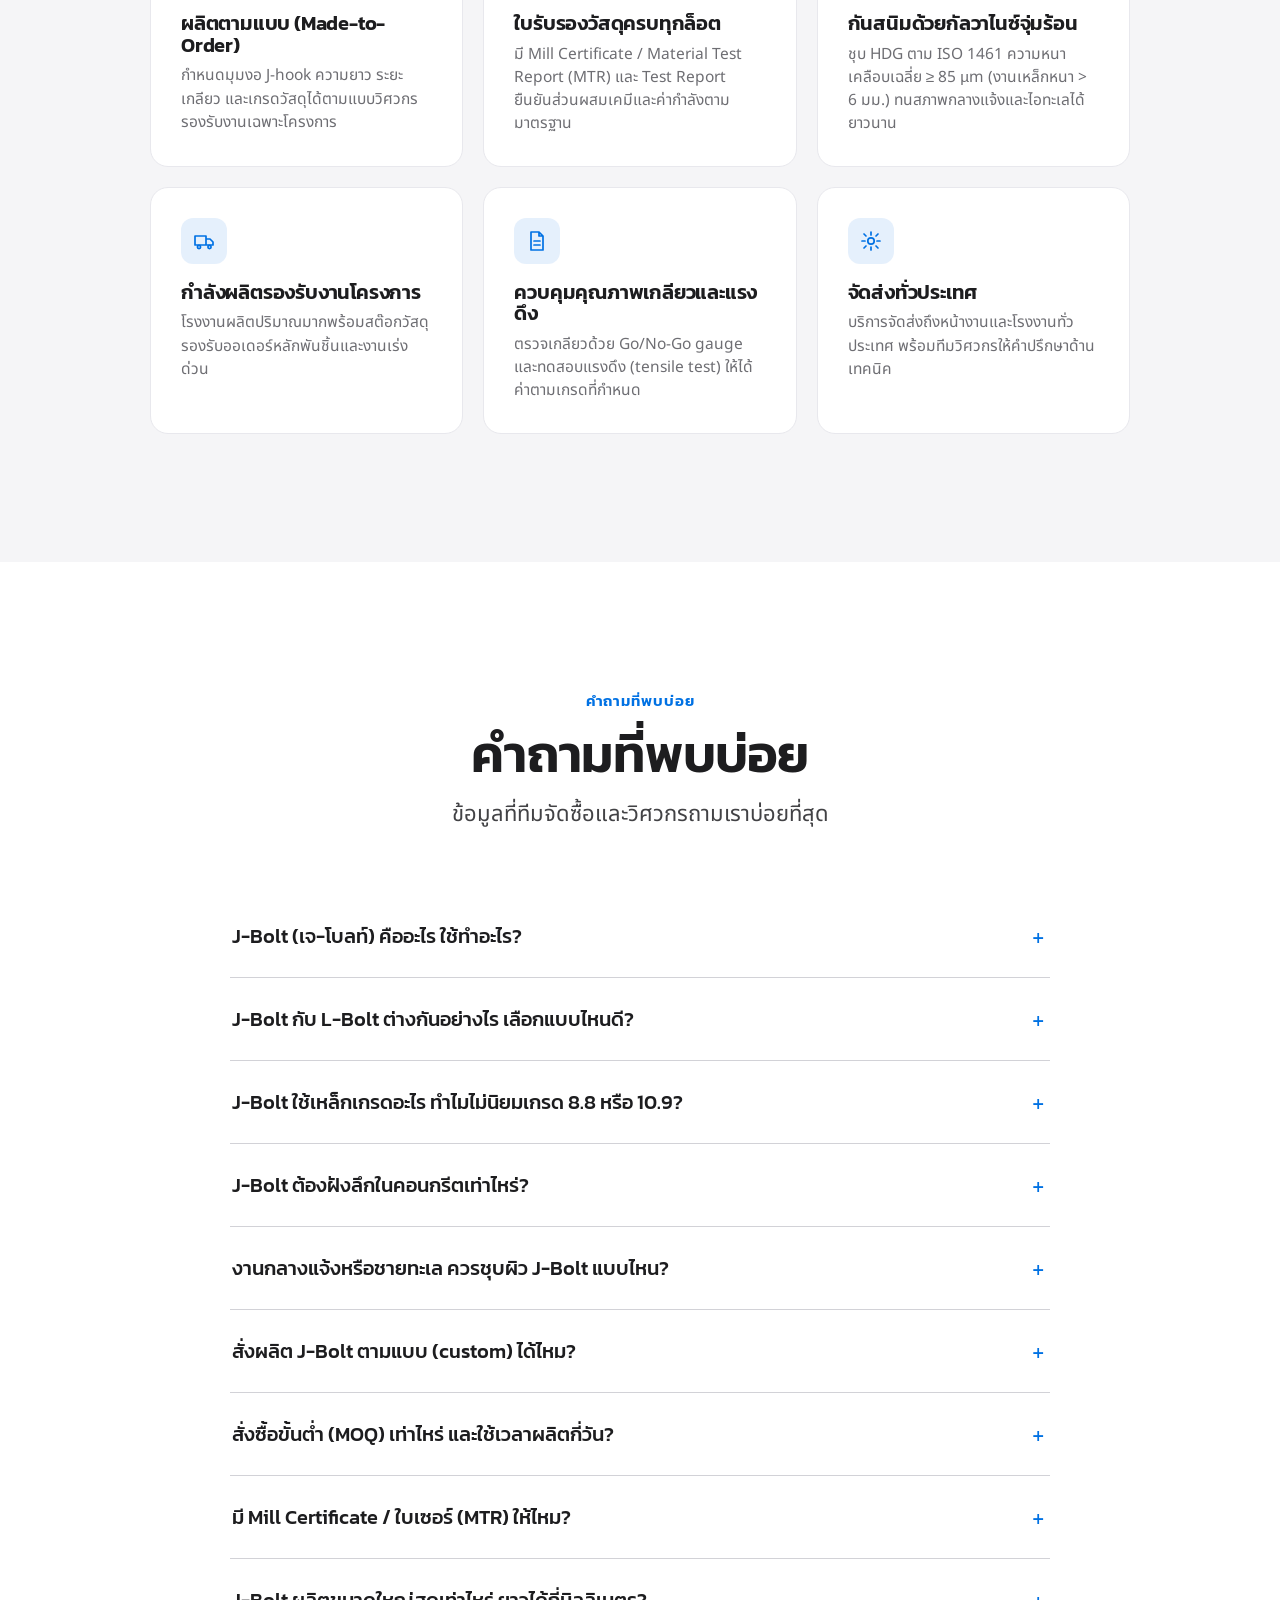
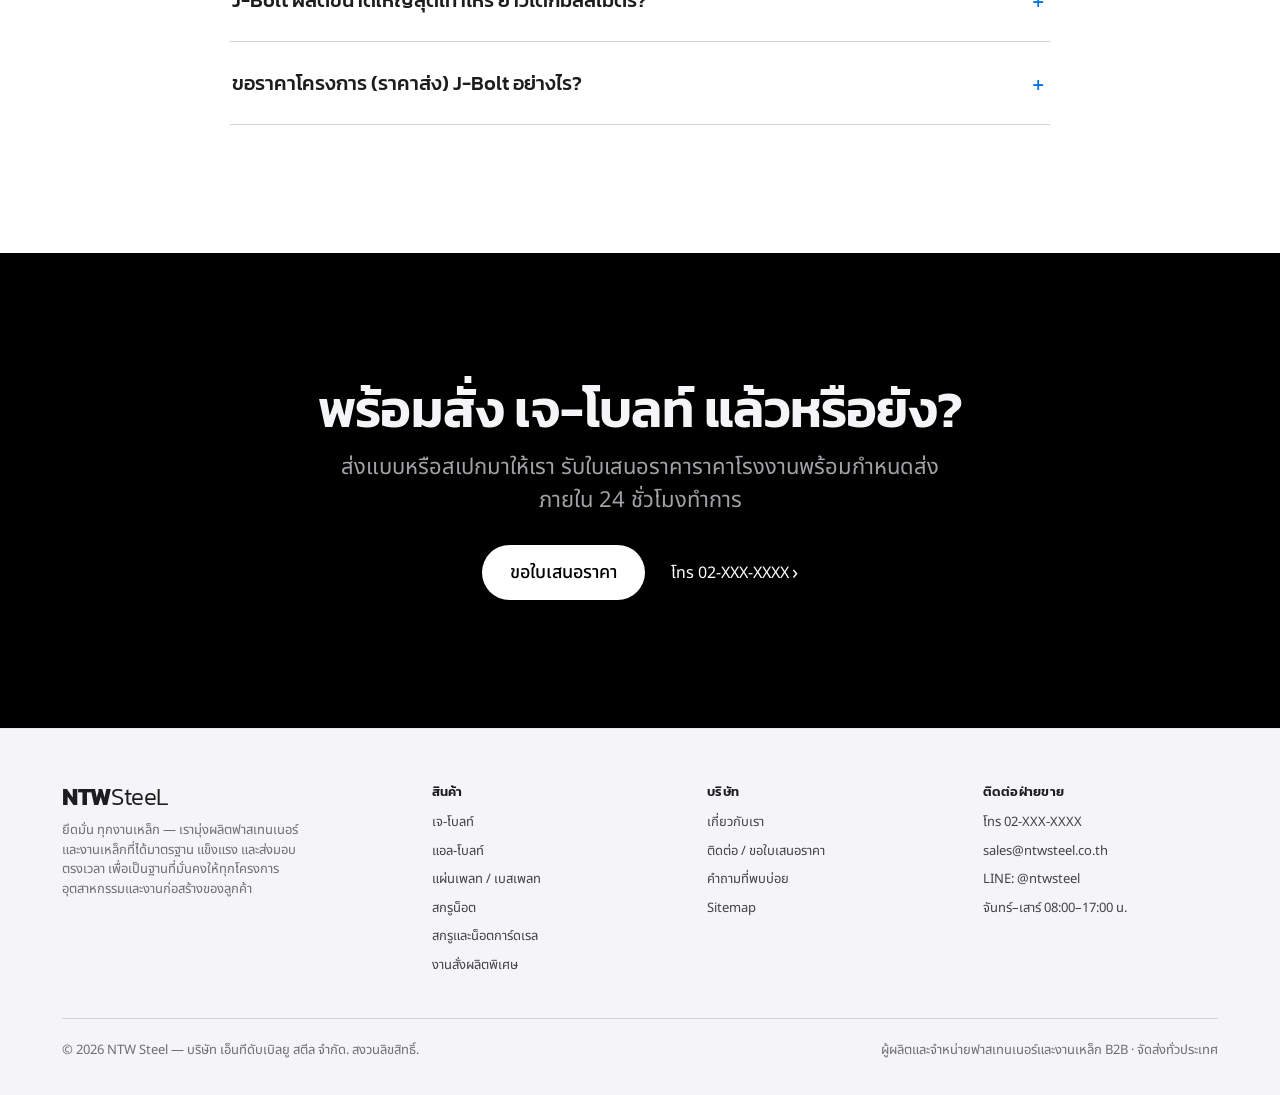
<file: j-bolt.html>
<!DOCTYPE html>
<html lang="th">
<head>
  <meta charset="UTF-8">
  <meta name="viewport" content="width=device-width, initial-scale=1">
  <title>เจ-โบลท์ (สลักเกลียวฝังยึดรูปตัว J) | NTW Steel</title>
  <meta name="description" content="เจ-โบลท์ (J-Bolt) สลักเกลียวฝังยึดรูปตัว J สำหรับยึด Base Plate เสาเหล็กและฐานรากคอนกรีต ผลิตตาม ASTM F1554 Gr.36/55 ขนาด M10–M64 ชุบกัลวาไนซ์จุ่มร้อน มี Mill Certificate รับผลิตตามแบบ ราคาส่งจากโรงงาน NTW Steel">
  <meta name="keywords" content="เจ-โบลท์, J-Bolt, สลักเกลียวฝังยึด, anchor bolt, แองเคอร์โบลท์, แองเคอร์โบลท์ฐานราก, สลักเกลียวฐานราก, สลักเกลียวยึดฐานเสา, foundation bolt, สลักเกลียวยึด Base Plate, ASTM F1554, F1554 Grade 36 55, J-bolt ราคา, anchor bolt ราคาส่ง, กัลวาไนซ์จุ่มร้อน, hot-dip galvanized, สลักเกลียวฝังคอนกรีต, ฟาสเทนเนอร์, NTW Steel">
  <meta name="robots" content="index, follow, max-image-preview:large, max-snippet:-1, max-video-preview:-1">
  <meta name="author" content="NTW Steel">
  <link rel="canonical" href="https://www.ntwsteel.co.th/j-bolt.html">
  <meta name="theme-color" content="#ffffff">
  <link rel="icon" type="image/svg+xml" href="assets/favicon.svg">
  <link rel="apple-touch-icon" href="assets/favicon.svg">

  <!-- Open Graph -->
  <meta property="og:type" content="product">
  <meta property="og:site_name" content="NTW Steel">
  <meta property="og:locale" content="th_TH">
  <meta property="og:title" content="เจ-โบลท์ (สลักเกลียวฝังยึดรูปตัว J) | NTW Steel">
  <meta property="og:description" content="เจ-โบลท์ (J-Bolt) สลักเกลียวฝังยึดรูปตัว J สำหรับยึด Base Plate เสาเหล็กและฐานรากคอนกรีต ผลิตตาม ASTM F1554 Gr.36/55 ขนาด M10–M64 ชุบกัลวาไนซ์จุ่มร้อน มี Mill Certificate รับผลิตตามแบบ ราคาส่งจากโรงงาน NTW Steel">
  <meta property="og:url" content="https://www.ntwsteel.co.th/j-bolt.html">
  <meta property="og:image" content="https://upload.wikimedia.org/wikipedia/commons/5/53/Ancor_bolt_for_concrete.JPG">
  <meta property="og:image:width" content="1200">
  <meta property="og:image:height" content="630">
  <!-- Twitter -->
  <meta name="twitter:card" content="summary_large_image">
  <meta name="twitter:title" content="เจ-โบลท์ (สลักเกลียวฝังยึดรูปตัว J) | NTW Steel">
  <meta name="twitter:description" content="เจ-โบลท์ (J-Bolt) สลักเกลียวฝังยึดรูปตัว J สำหรับยึด Base Plate เสาเหล็กและฐานรากคอนกรีต ผลิตตาม ASTM F1554 Gr.36/55 ขนาด M10–M64 ชุบกัลวาไนซ์จุ่มร้อน มี Mill Certificate รับผลิตตามแบบ ราคาส่งจากโรงงาน NTW Steel">
  <meta name="twitter:image" content="https://upload.wikimedia.org/wikipedia/commons/5/53/Ancor_bolt_for_concrete.JPG">

  <!-- Fonts -->
  <link rel="preconnect" href="https://fonts.googleapis.com">
  <link rel="preconnect" href="https://fonts.gstatic.com" crossorigin>
  <link href="https://fonts.googleapis.com/css2?family=Kanit:wght@200;300;400;500;600;700&family=Noto+Sans+Thai:wght@300;400;500;600;700&display=swap" rel="stylesheet">
  <link rel="stylesheet" href="assets/styles.css">

  <script type="application/ld+json">{"@type":"Organization","@id":"https://www.ntwsteel.co.th/#organization","name":"NTW Steel","legalName":"บริษัท เอ็นทีดับเบิลยู สตีล จำกัด","alternateName":"เอ็นทีดับเบิลยู สตีล","url":"https://www.ntwsteel.co.th/","logo":"https://www.ntwsteel.co.th/assets/logo.svg","image":"https://www.ntwsteel.co.th/assets/og-cover.svg","slogan":"ยึดมั่น ทุกงานเหล็ก","description":"NTW Steel ผู้ผลิตและจำหน่ายฟาสเทนเนอร์ J-bolt L-bolt แผ่นเพลท สกรูน็อต งาน OEM และสกรูการ์ดเรล ราคาโรงงาน มีใบเซอร์ จัดส่งทั่วไทย รองรับนิติบุคคล","email":"sales@ntwsteel.co.th","telephone":"02-XXX-XXXX","areaServed":{"@type":"Country","name":"Thailand"},"address":{"@type":"PostalAddress","streetAddress":"เลขที่ XX/X หมู่ X ถนน————— ตำบล————— อำเภอ————— จังหวัด————— รหัสไปรษณีย์ XXXXX","addressLocality":"—————","addressRegion":"—————","postalCode":"XXXXX","addressCountry":"TH"},"knowsAbout":["Anchor bolt","J-bolt","L-bolt","Steel base plate","Fastener","Guardrail bolt","Hot-dip galvanizing","OEM fastener manufacturing","ASTM F1554","สลักเกลียวฝังยึด"]}</script>
  <script type="application/ld+json">{"@type":"WebSite","@id":"https://www.ntwsteel.co.th/#website","url":"https://www.ntwsteel.co.th/","name":"NTW Steel","inLanguage":"th-TH","publisher":{"@id":"https://www.ntwsteel.co.th/#organization"}}</script>
  <script type="application/ld+json">{"@type":"WebPage","@id":"https://www.ntwsteel.co.th/j-bolt.html#webpage","url":"https://www.ntwsteel.co.th/j-bolt.html","name":"เจ-โบลท์ (สลักเกลียวฝังยึดรูปตัว J) | NTW Steel","description":"เจ-โบลท์ (J-Bolt) สลักเกลียวฝังยึดรูปตัว J สำหรับยึด Base Plate เสาเหล็กและฐานรากคอนกรีต ผลิตตาม ASTM F1554 Gr.36/55 ขนาด M10–M64 ชุบกัลวาไนซ์จุ่มร้อน มี Mill Certificate รับผลิตตามแบบ ราคาส่งจากโรงงาน NTW Steel","inLanguage":"th-TH","isPartOf":{"@id":"https://www.ntwsteel.co.th/#website"},"publisher":{"@id":"https://www.ntwsteel.co.th/#organization"}}</script>
  <script type="application/ld+json">{"@type":"Product","@id":"https://www.ntwsteel.co.th/j-bolt.html#product","name":"เจ-โบลท์ (สลักเกลียวฝังยึดรูปตัว J)","alternateName":"J-Bolt (J-Type Anchor Bolt)","description":"เจ-โบลท์ (J-Bolt) สลักเกลียวฝังยึดรูปตัว J สำหรับยึด Base Plate เสาเหล็กและฐานรากคอนกรีต ผลิตตาม ASTM F1554 Gr.36/55 ขนาด M10–M64 ชุบกัลวาไนซ์จุ่มร้อน มี Mill Certificate รับผลิตตามแบบ ราคาส่งจากโรงงาน NTW Steel","category":"J-Bolt (J-Type Anchor Bolt)","sku":"NTW-J-BOLT","brand":{"@type":"Brand","name":"NTW Steel"},"manufacturer":{"@id":"https://www.ntwsteel.co.th/#organization"},"material":"เหล็กกล้าคาร์บอน SS400 (JIS G3101), เหล็กกล้า ASTM A36 / Q235, เหล็กกล้าคาร์บอนปานกลาง S45C / C45, เหล็กกำลังสูง Grade 8.8 / 10.9 (สำหรับแองเคอร์เกลียวตรง), สแตนเลส SUS304 (A2), สแตนเลส SUS316 (A4)","image":["https://upload.wikimedia.org/wikipedia/commons/5/53/Ancor_bolt_for_concrete.JPG","https://upload.wikimedia.org/wikipedia/commons/f/f1/Anchor_Bolt_Assembly_Detail_VT_%288495187427%29.jpg","https://upload.wikimedia.org/wikipedia/commons/7/7e/Anchor_bolt_in_concrete.jpg"],"additionalProperty":[{"@type":"PropertyValue","name":"วัสดุ (Material)","value":"เหล็กกล้าคาร์บอน Q235 / SS400 / ASTM A36, เหล็กกล้าคาร์บอนปานกลาง S45C / C45, สแตนเลส SUS304 / SUS316"},{"@type":"PropertyValue","name":"เกรดความแข็งแรง (Grade)","value":"Class 4.6, 4.8, 5.6 / ASTM F1554 Gr.36, Gr.55 (เกรดเหนียวเหมาะกับการดัดตะขอ J); เกรดสูง 8.8 หรือ F1554 Gr.105 มีเฉพาะแบบหัวหมุด/เกลียวตรง — ไม่แนะนำนำมาดัดตะขอ"},{"@type":"PropertyValue","name":"ช่วงขนาดเส้นผ่านศูนย์กลาง (Diameter)","value":"M10 – M64 (สั่งพิเศษถึง M72 / เทียบ 3/8\" – 2-1/2\")"},{"@type":"PropertyValue","name":"ความยาว (Length)","value":"150 – 1,500 มม. ตามแบบ (สั่งพิเศษได้)"},{"@type":"PropertyValue","name":"เกลียว (Thread)","value":"เกลียวเมตริกหยาบ ISO 261 / ISO 965 (Metric Coarse) หรือ UNC ตามต้องการ"},{"@type":"PropertyValue","name":"มุมงอปลายฝัง (J-Hook)","value":"งอตะขอรูปตัว J ประมาณ 135°–180° (สั่งได้ตั้งแต่ 90°) ระยะ hook ตามค่าการรับแรงถอน (pull-out)"},{"@type":"PropertyValue","name":"มาตรฐานอ้างอิง (Standards)","value":"ASTM F1554, DIN 529, JIS B1220, GB/T 799 และ มอก. (TIS)"},{"@type":"PropertyValue","name":"การชุบผิว (Surface Finish)","value":"กัลวาไนซ์จุ่มร้อน HDG (ISO 1461 / ASTM A153), ชุบซิงค์ไฟฟ้า (EG), รมดำ, Dacromet"},{"@type":"PropertyValue","name":"ความแข็งแรงดึง (Tensile Strength)","value":"ASTM F1554 Gr.36 ≈ 400–550 MPa, Gr.55 ≈ 517–655 MPa; Class 4.6 ≥ 400 MPa, 5.6 ≥ 500 MPa (เกรดสูง F1554 Gr.105 ≈ 860–1,035 MPa สำหรับแองเคอร์เกลียวตรง)"},{"@type":"PropertyValue","name":"ความแข็งแรงคราก (Yield Strength)","value":"ASTM F1554 Gr.36 ≥ 248 MPa (36 ksi), Gr.55 ≥ 380 MPa (55 ksi); Class 4.6 ≥ 240 MPa, 5.6 ≥ 300 MPa"}],"offers":{"@type":"Offer","url":"https://www.ntwsteel.co.th/j-bolt.html","availability":"https://schema.org/InStock","itemCondition":"https://schema.org/NewCondition","priceCurrency":"THB","businessFunction":"http://purl.org/goodrelations/v1#Sell","seller":{"@id":"https://www.ntwsteel.co.th/#organization"},"areaServed":{"@type":"Country","name":"Thailand"}}}</script>
  <script type="application/ld+json">{"@type":"BreadcrumbList","itemListElement":[{"@type":"ListItem","position":1,"name":"หน้าแรก","item":"https://www.ntwsteel.co.th/"},{"@type":"ListItem","position":2,"name":"สินค้า","item":"https://www.ntwsteel.co.th/#products"},{"@type":"ListItem","position":3,"name":"เจ-โบลท์ (สลักเกลียวฝังยึดรูปตัว J)","item":"https://www.ntwsteel.co.th/j-bolt.html"}]}</script>
  <script type="application/ld+json">{"@type":"FAQPage","@id":"https://www.ntwsteel.co.th/j-bolt.html#faq","mainEntity":[{"@type":"Question","name":"J-Bolt (เจ-โบลท์) คืออะไร ใช้ทำอะไร?","acceptedAnswer":{"@type":"Answer","text":"J-Bolt คือสลักเกลียวฝังยึด (anchor bolt) ที่ดัดปลายเป็นตะขอรูปตัว J สำหรับฝังในคอนกรีตเพื่อยึด Base Plate เสาเหล็ก ฐานเครื่องจักร และโครงสร้างต่าง ๆ ตะขอ J ช่วยเพิ่มแรงยึดเกาะและต้านแรงถอน (pull-out) ในเนื้อคอนกรีต"}},{"@type":"Question","name":"J-Bolt กับ L-Bolt ต่างกันอย่างไร เลือกแบบไหนดี?","acceptedAnswer":{"@type":"Answer","text":"J-Bolt งอปลายเป็นตะขอโค้งกลับคล้ายตัว J (ราว 135°–180°) ส่วน L-Bolt งอเป็นมุมฉาก 90° คล้ายตัว L ทั้งคู่เป็นแองเคอร์แบบดัดตะขอที่รับแรงถอนระดับปานกลาง เลือกตามแบบวิศวกรและพื้นที่ฝังในคอนกรีต หากต้องรับแรงถอนสูงควรใช้แบบหัวหมุดหรือเกลียวตรงพร้อมนัตแทน"}},{"@type":"Question","name":"J-Bolt ใช้เหล็กเกรดอะไร ทำไมไม่นิยมเกรด 8.8 หรือ 10.9?","acceptedAnswer":{"@type":"Answer","text":"J-Bolt เป็นแองเคอร์แบบดัดตะขอ จึงใช้เหล็กเหนียวเกรดปานกลาง เช่น SS400 / A36 / Q235 หรือ ASTM F1554 Gr.36–55 (Class 4.6–5.6) ที่ดัดงอได้โดยไม่แตกร้าว ส่วนเกรดสูงอย่าง 8.8, 10.9 หรือ F1554 Gr.105 เหมาะกับแองเคอร์แบบหัวหมุด/เกลียวตรงมากกว่า เพราะการดัดเย็นเหล็กกำลังสูงเสี่ยงต่อการแตกร้าว"}},{"@type":"Question","name":"J-Bolt ต้องฝังลึกในคอนกรีตเท่าไหร่?","acceptedAnswer":{"@type":"Answer","text":"ความลึกฝัง (embedment) ขึ้นกับการออกแบบ แรงถอน และกำลังคอนกรีต แต่ค่าเริ่มต้นทั่วไปอยู่ที่ประมาณ 12 เท่าของเส้นผ่านศูนย์กลาง (12d) และความยาวตะขอราว 3–4.5d ควรให้วิศวกรคำนวณตามมาตรฐาน ACI 318 / AISC ประกอบ"}},{"@type":"Question","name":"งานกลางแจ้งหรือชายทะเล ควรชุบผิว J-Bolt แบบไหน?","acceptedAnswer":{"@type":"Answer","text":"แนะนำชุบกัลวาไนซ์จุ่มร้อน (HDG) ตาม ISO 1461 ความหนาเคลือบเฉลี่ย ≥ 85 µm สำหรับงานกลางแจ้งและงานชายทะเล ส่วนงานในร่มใช้ชุบซิงค์ไฟฟ้า (EG) ได้ หากต้องการกันกัดกร่อนสูงสุดเลือกสแตนเลส SUS304 / SUS316"}},{"@type":"Question","name":"สั่งผลิต J-Bolt ตามแบบ (custom) ได้ไหม?","acceptedAnswer":{"@type":"Answer","text":"ได้ครับ เรารับผลิตตามแบบวิศวกร กำหนดมุมงอตะขอ J ความยาว ระยะเกลียว เกรดวัสดุ และการชุบผิวได้ตามสเปกงาน ส่งแบบ (drawing) มาให้เราจัดทำใบเสนอราคาได้ทันที"}},{"@type":"Question","name":"สั่งซื้อขั้นต่ำ (MOQ) เท่าไหร่ และใช้เวลาผลิตกี่วัน?","acceptedAnswer":{"@type":"Answer","text":"สินค้ามาตรฐานมีสต๊อกสั่งได้จำนวนน้อยและส่งภายใน 1–3 วันทำการ งานผลิตตามแบบ MOQ เริ่มต้นราว 50–100 ชิ้นต่อขนาด ใช้เวลาผลิตประมาณ 7–15 วันทำการ (หากรวมชุบ HDG บวกเพิ่มอีก 3–5 วัน)"}},{"@type":"Question","name":"มี Mill Certificate / ใบเซอร์ (MTR) ให้ไหม?","acceptedAnswer":{"@type":"Answer","text":"มีครับ เราออก Mill Certificate (MTR) ระบุส่วนผสมเคมีและสมบัติเชิงกลของวัสดุ พร้อม Test Report ผลทดสอบแรงดึงตามมาตรฐาน ASTM / DIN / JIS ให้ตามที่ร้องขอทุกล็อต"}},{"@type":"Question","name":"J-Bolt ผลิตขนาดใหญ่สุดเท่าไหร่ ยาวได้กี่มิลลิเมตร?","acceptedAnswer":{"@type":"Answer","text":"ขนาดมาตรฐาน M10–M64 และรับผลิตพิเศษถึง M72 ความยาวตั้งแต่ 150 ถึง 1,500 มม. หรือมากกว่าตามแบบงาน"}},{"@type":"Question","name":"ขอราคาโครงการ (ราคาส่ง) J-Bolt อย่างไร?","acceptedAnswer":{"@type":"Answer","text":"ราคาขายส่งขึ้นกับขนาด เกรด ปริมาณ และการชุบผิว ยิ่งสั่งจำนวนมากราคาต่อชิ้นยิ่งลด ส่งรายการหรือแบบมาให้เราเพื่อรับใบเสนอราคาโครงการภายใน 24 ชั่วโมง"}}]}</script>
</head>
<body class="">
<header class="nav">
  <div class="nav-inner">
    <a class="logo " href="index.html" aria-label="NTWSteeL หน้าแรก"><span class="logo-ntw">NTW</span><span class="logo-steel">SteeL</span></a>
    <button class="nav-toggle" aria-label="เมนู" aria-expanded="false" aria-controls="site-nav"><span></span><span></span></button>
    <nav class="nav-links" id="site-nav" aria-label="เมนูหลัก">
      <a href="j-bolt.html">J-Bolt</a><a href="l-bolt.html">L-Bolt</a><a href="plate.html">แผ่นเพลท</a><a href="screw-nut.html">สกรูน็อต</a><a href="guardrail-screw.html">สกรูการ์ดเรล</a><a href="custom.html">งานสั่งผลิต</a>
      <a href="about.html">เกี่ยวกับเรา</a>
      <a class="nav-cta" href="contact.html">ขอใบเสนอราคา</a>
    </nav>
  </div>
</header>
<main id="main">

  <nav class="wrap crumb" aria-label="breadcrumb">
    <a href="index.html">หน้าแรก</a><span>›</span><a href="index.html#products">สินค้า</a><span>›</span>เจ-โบลท์
  </nav>

  <section class="hero">
    <div class="wrap">
      <span class="eyebrow reveal">J-Bolt (J-Type Anchor Bolt)</span>
      <h1 class="display reveal d1">เจ-โบลท์ ยึดแน่น ทุกฐานราก</h1>
      <p class="lead reveal d2">สลักเกลียวฝังยึดรูปตัว J ผลิตตามมาตรฐาน ASTM F1554 (Gr.36/55) และ DIN 529 สำหรับยึด Base Plate เสาเหล็ก ฐานราก และเครื่องจักรเข้ากับคอนกรีต</p>
      <div class="btn-row center reveal d2">
        <a class="btn btn-primary btn-lg" href="contact.html">ขอใบเสนอราคา</a>
        <a class="link-chevron" href="#specs">ดูสเปกและมาตรฐาน</a>
      </div>
    </div>
    <div class="hero-media reveal d3"><img class="ph " src="https://upload.wikimedia.org/wikipedia/commons/5/53/Ancor_bolt_for_concrete.JPG" alt="เจ-โบลท์และสลักเกลียวฝังยึด (anchor bolt) สำหรับยึดเครื่องจักรและโครงสร้างเข้ากับคอนกรีต" loading="lazy" decoding="async" data-credit="Dmitry G / Wikimedia Commons"></div>
  </section>

  <section class="section">
    <div class="wrap">
      <div class="split">
        <div class="reveal">
          <span class="eyebrow">ภาพรวมผลิตภัณฑ์</span>
          <h2 class="headline" style="margin:12px 0 18px">เจ-โบลท์ คุณภาพงานโครงการ</h2>
          <p class="lead" style="margin-bottom:16px">เจ-โบลท์ (J-Bolt) จาก NTW Steel คือสลักเกลียวฝังยึด (anchor bolt) ที่ดัดปลายเป็นตะขอรูปตัว J เพื่อสร้างแรงยึดเกาะกับคอนกรีตได้สูง ออกแบบมาเพื่อยึดเสาโครงสร้าง ฐานราก และเครื่องจักรให้มั่นคงและปลอดภัย ผลิตจากเหล็กกล้าเหนียวคุณภาพตามมาตรฐานสากลที่ดัดงอตะขอได้โดยไม่แตกร้าว พร้อมใบรับรองวัสดุทุกล็อต รองรับทั้งงานสต๊อกมาตรฐานและงานผลิตตามแบบเฉพาะโครงการ</p>
          <p class="muted">เจ-โบลท์ (J-Bolt) ของ NTW Steel เป็นสลักเกลียวฝังยึด (anchor bolt) ที่ดัดปลายเป็นตะขอรูปตัว J เพื่อเพิ่มแรงยึดเกาะและต้านแรงถอน (pull-out resistance) ในเนื้อคอนกรีต เหมาะกับการยึดแผ่นเพลทฐานเสา (base plate) ฐานเครื่องจักร และโครงสร้างที่ต้องรับแรงถอนและแรงสั่นสะเทือน เนื่องจากเป็นแองเคอร์แบบดัดตะขอ จึงผลิตจากเหล็กเหนียวที่ดัดงอได้โดยไม่แตกร้าว เช่น เหล็กกล้าคาร์บอน SS400 / ASTM A36 / Q235 และ ASTM F1554 Grade 36 / 55 (เทียบ Class 4.6–5.6) ส่วนงานที่ต้องการกำลังสูงกว่านี้แนะนำใช้แองเคอร์แบบหัวหมุดหรือเกลียวตรงพร้อมนัตแทนการดัดตะขอ เลือกชุบกัลวาไนซ์จุ่มร้อนตาม ISO 1461 (ความหนาเคลือบเฉลี่ย ≥ 85 µm) เพื่อป้องกันสนิมในงานกลางแจ้งและงานชายทะเล ทุกล็อตผ่านการควบคุมคุณภาพเกลียวด้วย Go/No-Go gauge และทดสอบแรงดึง พร้อมออก Mill Certificate (MTR) และ Test Report ตามมาตรฐาน ASTM / DIN / JIS ช่วยให้ผู้รับเหมาและโรงงานมั่นใจในความปลอดภัยและมาตรฐานของโครงสร้าง พร้อมกำลังผลิตที่รองรับงานโครงการปริมาณมากและงานผลิตตามแบบเฉพาะ</p>
        </div>
        <div class="split-media reveal d1"><img class="ph " src="https://upload.wikimedia.org/wikipedia/commons/f/f1/Anchor_Bolt_Assembly_Detail_VT_%288495187427%29.jpg" alt="ชุดสลักเกลียวฝังยึด (anchor bolt assembly) ชุบกัลวาไนซ์สำหรับงานสะพานและฐานรากโครงสร้าง" loading="lazy" decoding="async" data-credit="U.S. Federal Highway Administration (FHWA) / Wikimedia Commons"></div>
      </div>
    </div>
  </section>

  <section class="section bg-alt" id="specs">
    <div class="wrap">
      <div class="sec-head">
        <span class="eyebrow">ข้อมูลจำเพาะ</span>
        <h2 class="headline">สเปกและมาตรฐาน</h2>
        <p class="lead">ค่าอ้างอิงทางวิศวกรรม — ปรับตามแบบและข้อกำหนดของโครงการได้</p>
      </div>
      <div class="split" style="align-items:start">
        <div class="reveal"><div class="spec-wrap"><table class="spec-table">
        <tr><th>วัสดุ (Material)</th><td>เหล็กกล้าคาร์บอน Q235 / SS400 / ASTM A36, เหล็กกล้าคาร์บอนปานกลาง S45C / C45, สแตนเลส SUS304 / SUS316</td></tr>
        <tr><th>เกรดความแข็งแรง (Grade)</th><td>Class 4.6, 4.8, 5.6 / ASTM F1554 Gr.36, Gr.55 (เกรดเหนียวเหมาะกับการดัดตะขอ J); เกรดสูง 8.8 หรือ F1554 Gr.105 มีเฉพาะแบบหัวหมุด/เกลียวตรง — ไม่แนะนำนำมาดัดตะขอ</td></tr>
        <tr><th>ช่วงขนาดเส้นผ่านศูนย์กลาง (Diameter)</th><td>M10 – M64 (สั่งพิเศษถึง M72 / เทียบ 3/8" – 2-1/2")</td></tr>
        <tr><th>ความยาว (Length)</th><td>150 – 1,500 มม. ตามแบบ (สั่งพิเศษได้)</td></tr>
        <tr><th>เกลียว (Thread)</th><td>เกลียวเมตริกหยาบ ISO 261 / ISO 965 (Metric Coarse) หรือ UNC ตามต้องการ</td></tr>
        <tr><th>มุมงอปลายฝัง (J-Hook)</th><td>งอตะขอรูปตัว J ประมาณ 135°–180° (สั่งได้ตั้งแต่ 90°) ระยะ hook ตามค่าการรับแรงถอน (pull-out)</td></tr>
        <tr><th>มาตรฐานอ้างอิง (Standards)</th><td>ASTM F1554, DIN 529, JIS B1220, GB/T 799 และ มอก. (TIS)</td></tr>
        <tr><th>การชุบผิว (Surface Finish)</th><td>กัลวาไนซ์จุ่มร้อน HDG (ISO 1461 / ASTM A153), ชุบซิงค์ไฟฟ้า (EG), รมดำ, Dacromet</td></tr>
        <tr><th>ความแข็งแรงดึง (Tensile Strength)</th><td>ASTM F1554 Gr.36 ≈ 400–550 MPa, Gr.55 ≈ 517–655 MPa; Class 4.6 ≥ 400 MPa, 5.6 ≥ 500 MPa (เกรดสูง F1554 Gr.105 ≈ 860–1,035 MPa สำหรับแองเคอร์เกลียวตรง)</td></tr>
        <tr><th>ความแข็งแรงคราก (Yield Strength)</th><td>ASTM F1554 Gr.36 ≥ 248 MPa (36 ksi), Gr.55 ≥ 380 MPa (55 ksi); Class 4.6 ≥ 240 MPa, 5.6 ≥ 300 MPa</td></tr>
      </table></div></div>
        <div class="stack reveal d1">
          <div class="stack" style="--space:14px">
        <h3 style="font-size:17px;margin-bottom:12px">วัสดุที่ผลิตได้ (Materials)</h3>
        <div class="chips"><span class="chip">เหล็กกล้าคาร์บอน SS400 (JIS G3101)</span><span class="chip">เหล็กกล้า ASTM A36 / Q235</span><span class="chip">เหล็กกล้าคาร์บอนปานกลาง S45C / C45</span><span class="chip">เหล็กกำลังสูง Grade 8.8 / 10.9 (สำหรับแองเคอร์เกลียวตรง)</span><span class="chip">สแตนเลส SUS304 (A2)</span><span class="chip">สแตนเลส SUS316 (A4)</span></div>
      </div>
          <div class="stack" style="--space:14px">
        <h3 style="font-size:17px;margin-bottom:12px">มาตรฐานอ้างอิง (Standards)</h3>
        <div class="chips"><span class="chip">ASTM F1554 (Grade 36 / 55 / 105)</span><span class="chip">DIN 529</span><span class="chip">JIS B1220</span><span class="chip">GB/T 799</span><span class="chip">ISO 898-1 (Property Class)</span><span class="chip">ISO 1461 (Hot-Dip Galvanized)</span><span class="chip">มอก. (TIS)</span></div>
      </div>
          <div class="stack" style="--space:14px">
        <h3 style="font-size:17px;margin-bottom:12px">ขนาด (Sizes)</h3>
        <div class="chips"><span class="chip">M10</span><span class="chip">M12</span><span class="chip">M16</span><span class="chip">M20</span><span class="chip">M24</span><span class="chip">M30</span><span class="chip">M36</span><span class="chip">M42</span><span class="chip">M48</span><span class="chip">M56</span><span class="chip">M64</span><span class="chip">สั่งพิเศษถึง M72</span></div>
      </div>
          <div class="stack" style="--space:14px">
        <h3 style="font-size:17px;margin-bottom:12px">การชุบผิว (Finishes)</h3>
        <div class="chips"><span class="chip">กัลวาไนซ์จุ่มร้อน (Hot-Dip Galvanized, HDG)</span><span class="chip">ชุบซิงค์ไฟฟ้า (Electro-Galvanized, EG)</span><span class="chip">รมดำ (Black Oxide / Plain)</span><span class="chip">Dacromet / Geomet</span><span class="chip">สแตนเลสไม่ต้องเคลือบ (SUS304 / SUS316)</span></div>
      </div>
        </div>
      </div>
    </div>
  </section>

  <section class="section">
    <div class="wrap">
      <div class="sec-head">
        <span class="eyebrow">การใช้งาน</span>
        <h2 class="headline">เหมาะกับงานแบบไหน</h2>
      </div>
      <div class="grid grid-2">
      <div class="usecase reveal ">
        <span class="uc-num">01</span>
        <div><h3>ยึด Base Plate เสาเหล็กโครงสร้าง</h3><p>ยึดแผ่นเพลทฐานเสาเหล็ก H-Beam / I-Beam เข้ากับฐานรากคอนกรีตในอาคารและโรงงานโครงสร้างเหล็ก</p></div>
      </div>
      <div class="usecase reveal d1">
        <span class="uc-num">02</span>
        <div><h3>ฐานรากเครื่องจักรอุตสาหกรรม</h3><p>ยึดเครื่องจักร ปั๊ม มอเตอร์ และแท่นเครื่องหนักให้มั่นคง ทนแรงสั่นสะเทือนในสายการผลิต</p></div>
      </div>
      <div class="usecase reveal d2">
        <span class="uc-num">03</span>
        <div><h3>อาคารสำเร็จรูป PEB และโกดัง</h3><p>งานยึดเสาโครงสร้าง Pre-Engineered Building โกดัง คลังสินค้า และโรงงานอุตสาหกรรม</p></div>
      </div>
      <div class="usecase reveal ">
        <span class="uc-num">04</span>
        <div><h3>เสาไฟถนน ป้ายจราจร และเสาไฟฟ้า</h3><p>ยึดฐานเสาไฟส่องสว่าง เสาป้ายบอกทาง และเสาสัญญาณในงานถนนและงานสาธารณูปโภค</p></div>
      </div>
      <div class="usecase reveal d1">
        <span class="uc-num">05</span>
        <div><h3>ฐานถัง ไซโล และแท่นเครน</h3><p>รองรับแรงถอนและแรงลมของถังเก็บ (tank) ไซโล ปล่อง และฐานเครนในงานอุตสาหกรรมหนัก</p></div>
      </div>
      <div class="usecase reveal d2">
        <span class="uc-num">06</span>
        <div><h3>งานสะพานและโครงสร้างพื้นฐาน</h3><p>ใช้ในงาน bearing สะพาน ราวกันตก และงาน civil infrastructure ที่ต้องการความมั่นคงสูง</p></div>
      </div>
      </div>
    </div>
  </section>

  <section class="section bg-alt">
    <div class="wrap">
      <div class="sec-head">
        <span class="eyebrow">จุดเด่น</span>
        <h2 class="headline">ทำไมต้อง NTW Steel</h2>
      </div>
      <div class="grid grid-3">
      <div class="fcard reveal ">
        <span class="fcard-ico"><svg viewBox="0 0 24 24" aria-hidden="true"><path d="M4 20l7-7M9 5l4 4M13 3l8 8-3 3-8-8zM9 15l-2 5 5-2" stroke="currentColor" stroke-width="1.7" fill="none" stroke-linecap="round" stroke-linejoin="round"/></svg></span>
        <h3>ผลิตตามแบบ (Made-to-Order)</h3>
        <p>กำหนดมุมงอ J-hook ความยาว ระยะเกลียว และเกรดวัสดุได้ตามแบบวิศวกร รองรับงานเฉพาะโครงการ</p>
      </div>
      <div class="fcard reveal d1">
        <span class="fcard-ico"><svg viewBox="0 0 24 24" aria-hidden="true"><path d="M12 3l7 3v5c0 4-3 7-7 9-4-2-7-5-7-9V6z" stroke="currentColor" stroke-width="1.7" fill="none" stroke-linejoin="round"/><path d="M9 12l2 2 4-4" stroke="currentColor" stroke-width="1.7" fill="none" stroke-linecap="round" stroke-linejoin="round"/></svg></span>
        <h3>ใบรับรองวัสดุครบทุกล็อต</h3>
        <p>มี Mill Certificate / Material Test Report (MTR) และ Test Report ยืนยันส่วนผสมเคมีและค่ากำลังตามมาตรฐาน</p>
      </div>
      <div class="fcard reveal d2">
        <span class="fcard-ico"><svg viewBox="0 0 24 24" aria-hidden="true"><path d="M3 21V10l6 4V10l6 4V6l6 3v12z" stroke="currentColor" stroke-width="1.7" fill="none" stroke-linejoin="round"/></svg></span>
        <h3>กันสนิมด้วยกัลวาไนซ์จุ่มร้อน</h3>
        <p>ชุบ HDG ตาม ISO 1461 ความหนาเคลือบเฉลี่ย ≥ 85 µm (งานเหล็กหนา &gt; 6 มม.) ทนสภาพกลางแจ้งและไอทะเลได้ยาวนาน</p>
      </div>
      <div class="fcard reveal ">
        <span class="fcard-ico"><svg viewBox="0 0 24 24" aria-hidden="true"><path d="M3 7h11v9H3zM14 10h4l3 3v3h-7z" stroke="currentColor" stroke-width="1.7" fill="none" stroke-linejoin="round"/><circle cx="7" cy="18" r="1.6" stroke="currentColor" stroke-width="1.7" fill="none"/><circle cx="17.5" cy="18" r="1.6" stroke="currentColor" stroke-width="1.7" fill="none"/></svg></span>
        <h3>กำลังผลิตรองรับงานโครงการ</h3>
        <p>โรงงานผลิตปริมาณมากพร้อมสต๊อกวัสดุ รองรับออเดอร์หลักพันชิ้นและงานเร่งด่วน</p>
      </div>
      <div class="fcard reveal d1">
        <span class="fcard-ico"><svg viewBox="0 0 24 24" aria-hidden="true"><path d="M6 3h8l4 4v14H6zM14 3v4h4" stroke="currentColor" stroke-width="1.7" fill="none" stroke-linejoin="round"/><path d="M9 12h6M9 16h6" stroke="currentColor" stroke-width="1.7" stroke-linecap="round"/></svg></span>
        <h3>ควบคุมคุณภาพเกลียวและแรงดึง</h3>
        <p>ตรวจเกลียวด้วย Go/No-Go gauge และทดสอบแรงดึง (tensile test) ให้ได้ค่าตามเกรดที่กำหนด</p>
      </div>
      <div class="fcard reveal d2">
        <span class="fcard-ico"><svg viewBox="0 0 24 24" aria-hidden="true"><circle cx="12" cy="12" r="3.2" stroke="currentColor" stroke-width="1.7" fill="none"/><path d="M12 3v3M12 18v3M3 12h3M18 12h3M5 5l2 2M17 17l2 2M19 5l-2 2M7 17l-2 2" stroke="currentColor" stroke-width="1.7" stroke-linecap="round"/></svg></span>
        <h3>จัดส่งทั่วประเทศ</h3>
        <p>บริการจัดส่งถึงหน้างานและโรงงานทั่วประเทศ พร้อมทีมวิศวกรให้คำปรึกษาด้านเทคนิค</p>
      </div>
      </div>
    </div>
  </section>

  <section class="section" id="faq">
    <div class="wrap">
      <div class="sec-head">
        <span class="eyebrow">คำถามที่พบบ่อย</span>
        <h2 class="headline">คำถามที่พบบ่อย</h2>
        <p class="lead">ข้อมูลที่ทีมจัดซื้อและวิศวกรถามเราบ่อยที่สุด</p>
      </div>
      <div class="faq">
      <details>
        <summary>J-Bolt (เจ-โบลท์) คืออะไร ใช้ทำอะไร?</summary>
        <div class="faq-a">J-Bolt คือสลักเกลียวฝังยึด (anchor bolt) ที่ดัดปลายเป็นตะขอรูปตัว J สำหรับฝังในคอนกรีตเพื่อยึด Base Plate เสาเหล็ก ฐานเครื่องจักร และโครงสร้างต่าง ๆ ตะขอ J ช่วยเพิ่มแรงยึดเกาะและต้านแรงถอน (pull-out) ในเนื้อคอนกรีต</div>
      </details>
      <details>
        <summary>J-Bolt กับ L-Bolt ต่างกันอย่างไร เลือกแบบไหนดี?</summary>
        <div class="faq-a">J-Bolt งอปลายเป็นตะขอโค้งกลับคล้ายตัว J (ราว 135°–180°) ส่วน L-Bolt งอเป็นมุมฉาก 90° คล้ายตัว L ทั้งคู่เป็นแองเคอร์แบบดัดตะขอที่รับแรงถอนระดับปานกลาง เลือกตามแบบวิศวกรและพื้นที่ฝังในคอนกรีต หากต้องรับแรงถอนสูงควรใช้แบบหัวหมุดหรือเกลียวตรงพร้อมนัตแทน</div>
      </details>
      <details>
        <summary>J-Bolt ใช้เหล็กเกรดอะไร ทำไมไม่นิยมเกรด 8.8 หรือ 10.9?</summary>
        <div class="faq-a">J-Bolt เป็นแองเคอร์แบบดัดตะขอ จึงใช้เหล็กเหนียวเกรดปานกลาง เช่น SS400 / A36 / Q235 หรือ ASTM F1554 Gr.36–55 (Class 4.6–5.6) ที่ดัดงอได้โดยไม่แตกร้าว ส่วนเกรดสูงอย่าง 8.8, 10.9 หรือ F1554 Gr.105 เหมาะกับแองเคอร์แบบหัวหมุด/เกลียวตรงมากกว่า เพราะการดัดเย็นเหล็กกำลังสูงเสี่ยงต่อการแตกร้าว</div>
      </details>
      <details>
        <summary>J-Bolt ต้องฝังลึกในคอนกรีตเท่าไหร่?</summary>
        <div class="faq-a">ความลึกฝัง (embedment) ขึ้นกับการออกแบบ แรงถอน และกำลังคอนกรีต แต่ค่าเริ่มต้นทั่วไปอยู่ที่ประมาณ 12 เท่าของเส้นผ่านศูนย์กลาง (12d) และความยาวตะขอราว 3–4.5d ควรให้วิศวกรคำนวณตามมาตรฐาน ACI 318 / AISC ประกอบ</div>
      </details>
      <details>
        <summary>งานกลางแจ้งหรือชายทะเล ควรชุบผิว J-Bolt แบบไหน?</summary>
        <div class="faq-a">แนะนำชุบกัลวาไนซ์จุ่มร้อน (HDG) ตาม ISO 1461 ความหนาเคลือบเฉลี่ย ≥ 85 µm สำหรับงานกลางแจ้งและงานชายทะเล ส่วนงานในร่มใช้ชุบซิงค์ไฟฟ้า (EG) ได้ หากต้องการกันกัดกร่อนสูงสุดเลือกสแตนเลส SUS304 / SUS316</div>
      </details>
      <details>
        <summary>สั่งผลิต J-Bolt ตามแบบ (custom) ได้ไหม?</summary>
        <div class="faq-a">ได้ครับ เรารับผลิตตามแบบวิศวกร กำหนดมุมงอตะขอ J ความยาว ระยะเกลียว เกรดวัสดุ และการชุบผิวได้ตามสเปกงาน ส่งแบบ (drawing) มาให้เราจัดทำใบเสนอราคาได้ทันที</div>
      </details>
      <details>
        <summary>สั่งซื้อขั้นต่ำ (MOQ) เท่าไหร่ และใช้เวลาผลิตกี่วัน?</summary>
        <div class="faq-a">สินค้ามาตรฐานมีสต๊อกสั่งได้จำนวนน้อยและส่งภายใน 1–3 วันทำการ งานผลิตตามแบบ MOQ เริ่มต้นราว 50–100 ชิ้นต่อขนาด ใช้เวลาผลิตประมาณ 7–15 วันทำการ (หากรวมชุบ HDG บวกเพิ่มอีก 3–5 วัน)</div>
      </details>
      <details>
        <summary>มี Mill Certificate / ใบเซอร์ (MTR) ให้ไหม?</summary>
        <div class="faq-a">มีครับ เราออก Mill Certificate (MTR) ระบุส่วนผสมเคมีและสมบัติเชิงกลของวัสดุ พร้อม Test Report ผลทดสอบแรงดึงตามมาตรฐาน ASTM / DIN / JIS ให้ตามที่ร้องขอทุกล็อต</div>
      </details>
      <details>
        <summary>J-Bolt ผลิตขนาดใหญ่สุดเท่าไหร่ ยาวได้กี่มิลลิเมตร?</summary>
        <div class="faq-a">ขนาดมาตรฐาน M10–M64 และรับผลิตพิเศษถึง M72 ความยาวตั้งแต่ 150 ถึง 1,500 มม. หรือมากกว่าตามแบบงาน</div>
      </details>
      <details>
        <summary>ขอราคาโครงการ (ราคาส่ง) J-Bolt อย่างไร?</summary>
        <div class="faq-a">ราคาขายส่งขึ้นกับขนาด เกรด ปริมาณ และการชุบผิว ยิ่งสั่งจำนวนมากราคาต่อชิ้นยิ่งลด ส่งรายการหรือแบบมาให้เราเพื่อรับใบเสนอราคาโครงการภายใน 24 ชั่วโมง</div>
      </details>
      </div>
    </div>
  </section>

  <section class="section bg-dark cta-band">
    <div class="wrap">
      <h2 class="headline reveal">พร้อมสั่ง เจ-โบลท์ แล้วหรือยัง?</h2>
      <p class="lead reveal d1">ส่งแบบหรือสเปกมาให้เรา รับใบเสนอราคาราคาโรงงานพร้อมกำหนดส่งภายใน 24 ชั่วโมงทำการ</p>
      <div class="btn-row center reveal d2">
        <a class="btn btn-on-dark btn-lg" href="contact.html">ขอใบเสนอราคา</a>
        <a class="link-chevron" href="tel:02" style="color:#fff">โทร 02-XXX-XXXX</a>
      </div>
    </div>
  </section>
  
</main>
<footer class="footer">
  <div class="wrap-wide">
    <div class="footer-top">
      <div>
        <a class="logo " href="index.html" aria-label="NTWSteeL หน้าแรก"><span class="logo-ntw">NTW</span><span class="logo-steel">SteeL</span></a>
        <p class="footer-blurb">ยึดมั่น ทุกงานเหล็ก — เรามุ่งผลิตฟาสเทนเนอร์และงานเหล็กที่ได้มาตรฐาน แข็งแรง และส่งมอบตรงเวลา เพื่อเป็นฐานที่มั่นคงให้ทุกโครงการอุตสาหกรรมและงานก่อสร้างของลูกค้า</p>
      </div>
      <div>
        <h4>สินค้า</h4>
        <ul><li><a href="j-bolt.html">เจ-โบลท์</a></li><li><a href="l-bolt.html">แอล-โบลท์</a></li><li><a href="plate.html">แผ่นเพลท / เบสเพลท</a></li><li><a href="screw-nut.html">สกรูน็อต</a></li><li><a href="guardrail-screw.html">สกรูและน็อตการ์ดเรล</a></li><li><a href="custom.html">งานสั่งผลิตพิเศษ</a></li></ul>
      </div>
      <div>
        <h4>บริษัท</h4>
        <ul>
          <li><a href="about.html">เกี่ยวกับเรา</a></li>
          <li><a href="contact.html">ติดต่อ / ขอใบเสนอราคา</a></li>
          <li><a href="index.html#faq">คำถามที่พบบ่อย</a></li>
          <li><a href="sitemap.xml">Sitemap</a></li>
        </ul>
      </div>
      <div>
        <h4>ติดต่อฝ่ายขาย</h4>
        <ul>
          <li><a href="tel:02">โทร 02-XXX-XXXX</a></li>
          <li><a href="mailto:sales@ntwsteel.co.th">sales@ntwsteel.co.th</a></li>
          <li>LINE: @ntwsteel</li>
          <li>จันทร์–เสาร์ 08:00–17:00 น.</li>
        </ul>
      </div>
    </div>
    <div class="footer-bottom">
      <span>© 2026 NTW Steel — บริษัท เอ็นทีดับเบิลยู สตีล จำกัด. สงวนลิขสิทธิ์.</span>
      <span>ผู้ผลิตและจำหน่ายฟาสเทนเนอร์และงานเหล็ก B2B · จัดส่งทั่วประเทศ</span>
    </div>
  </div>
</footer>
<script src="assets/app.js" defer></script>
</body>
</html>
</file>
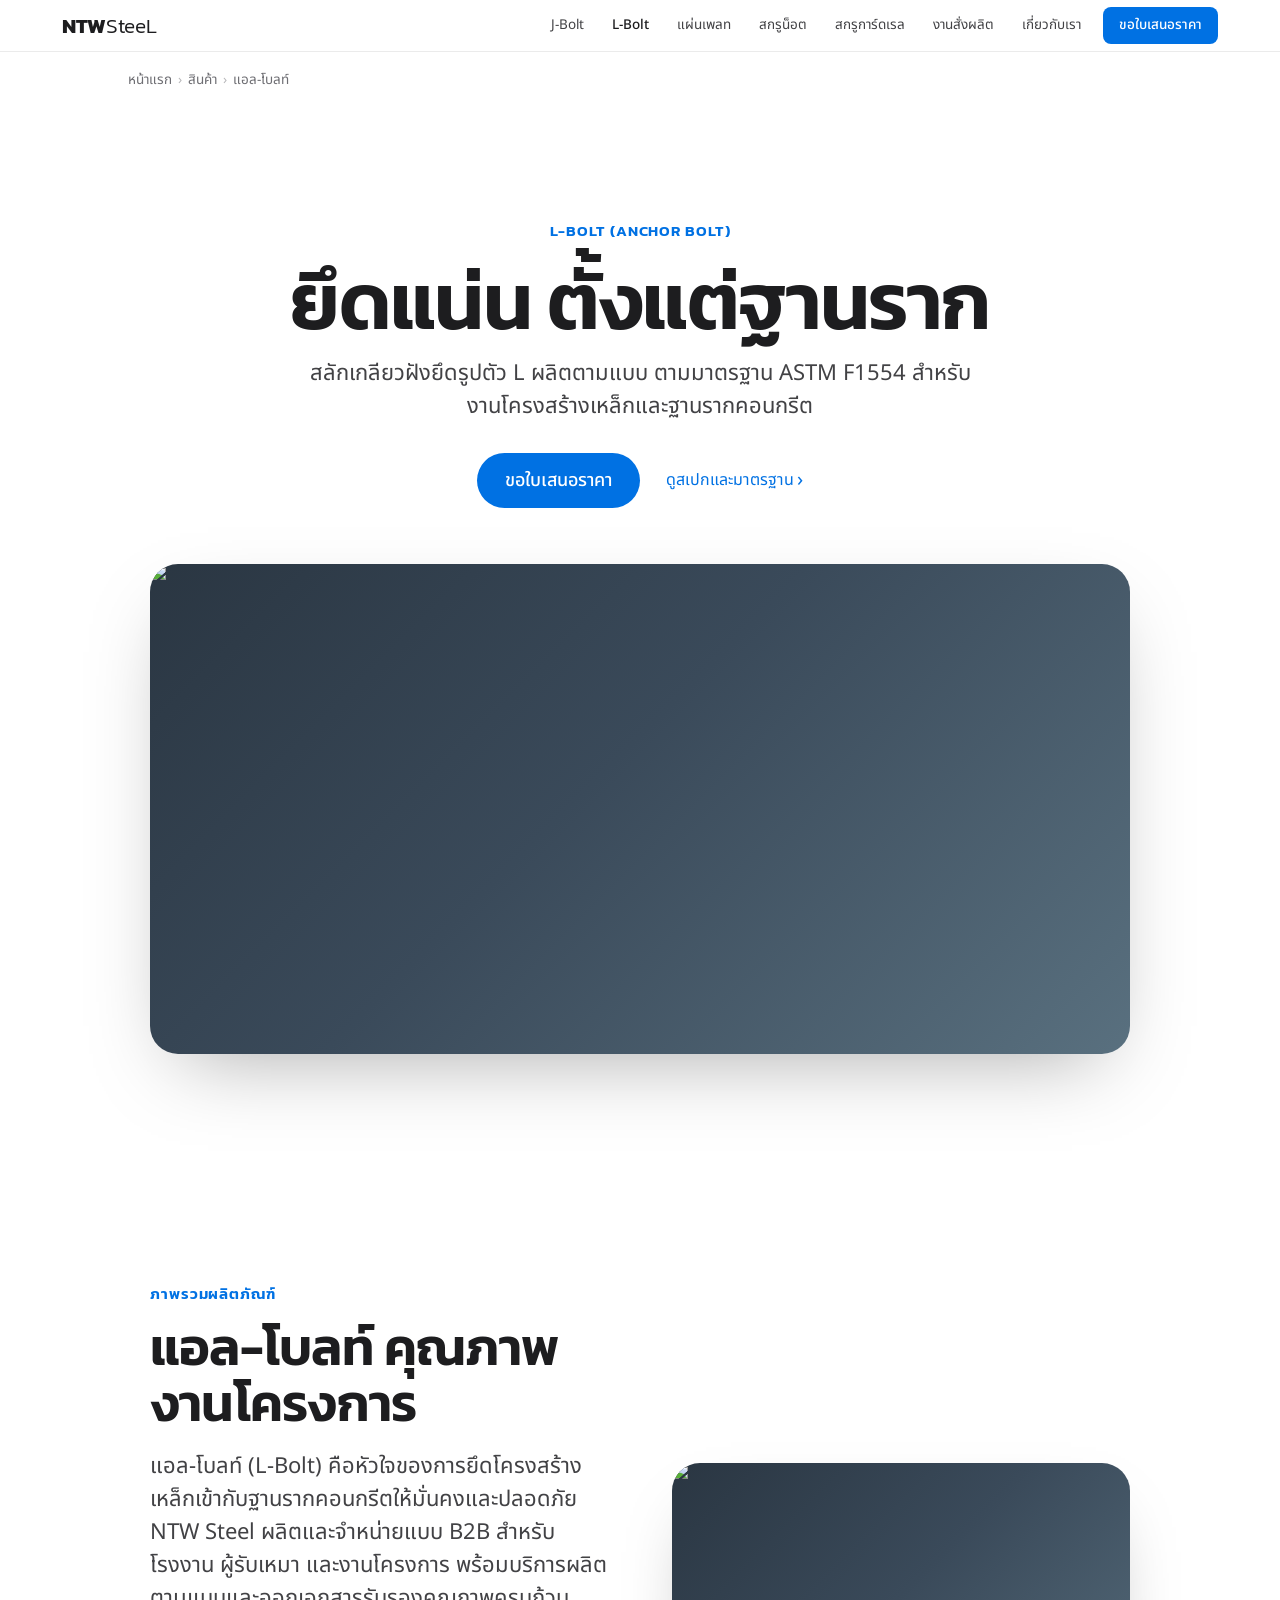
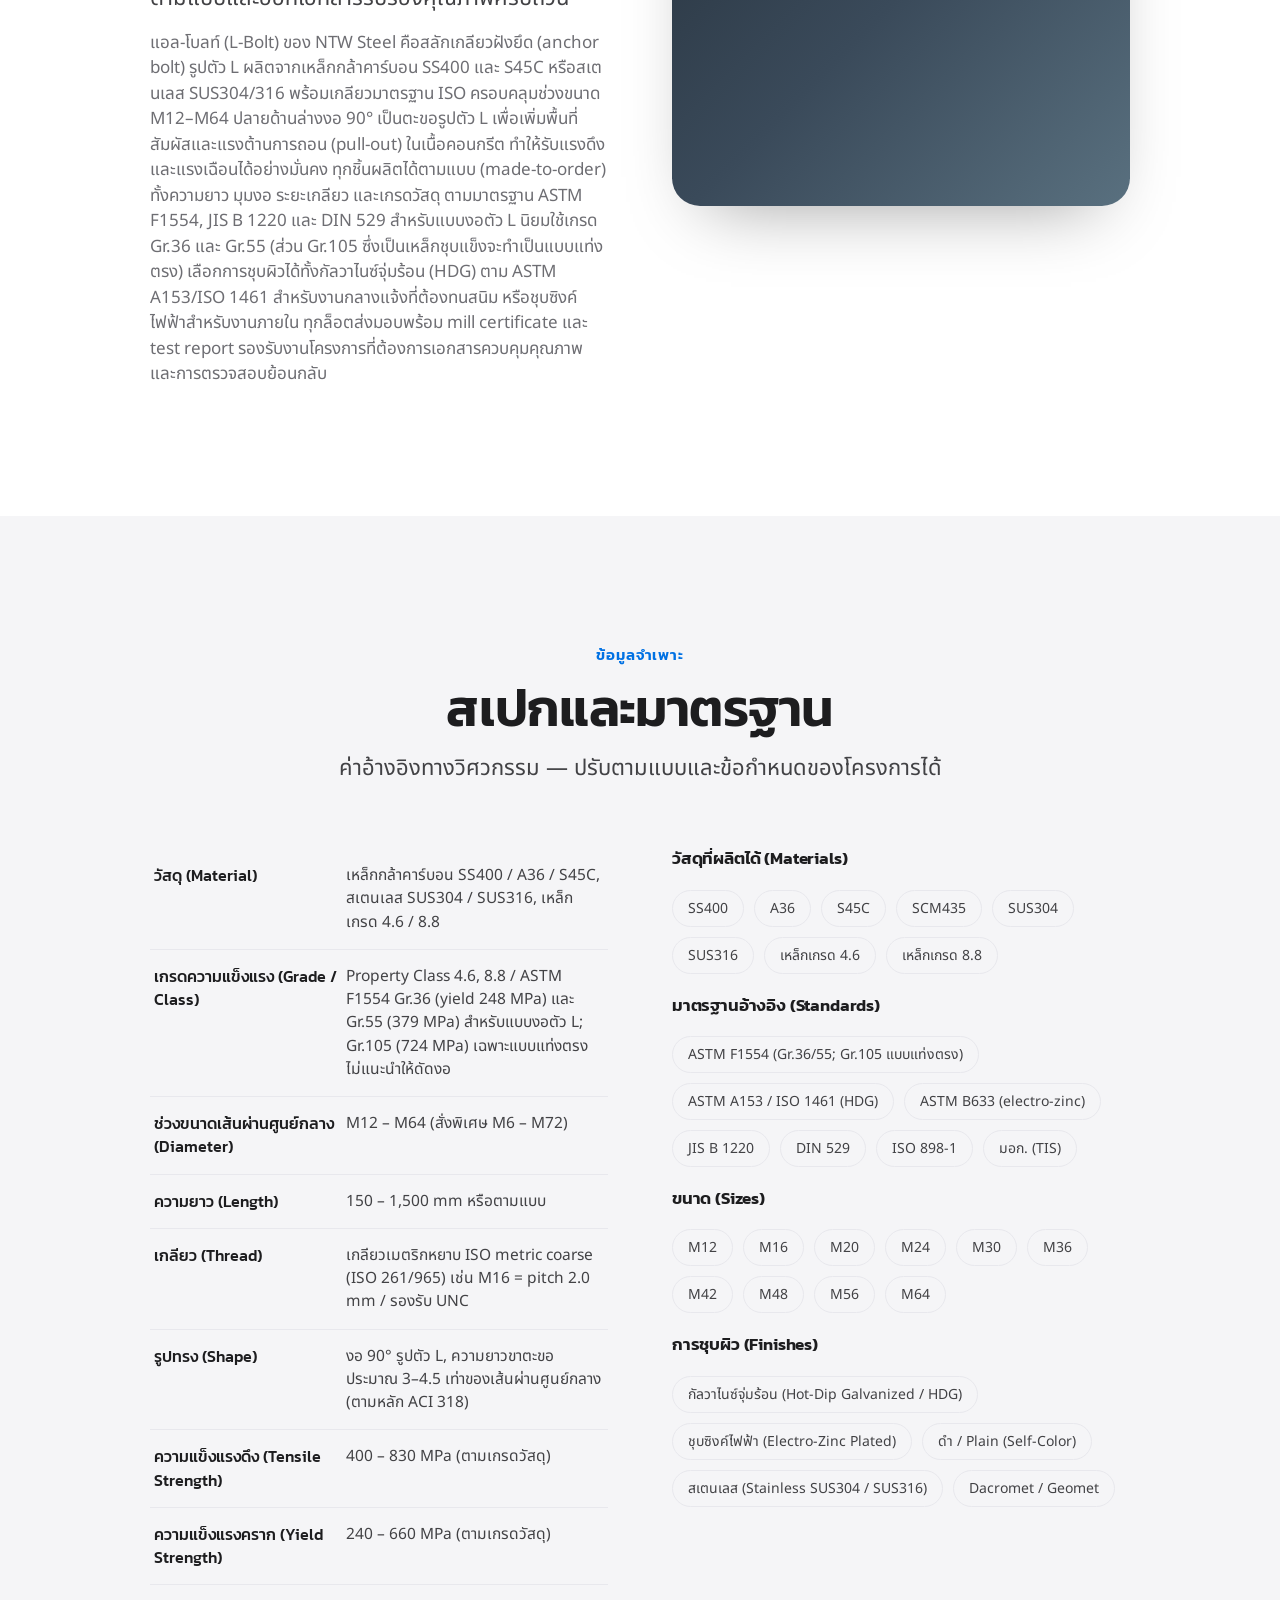
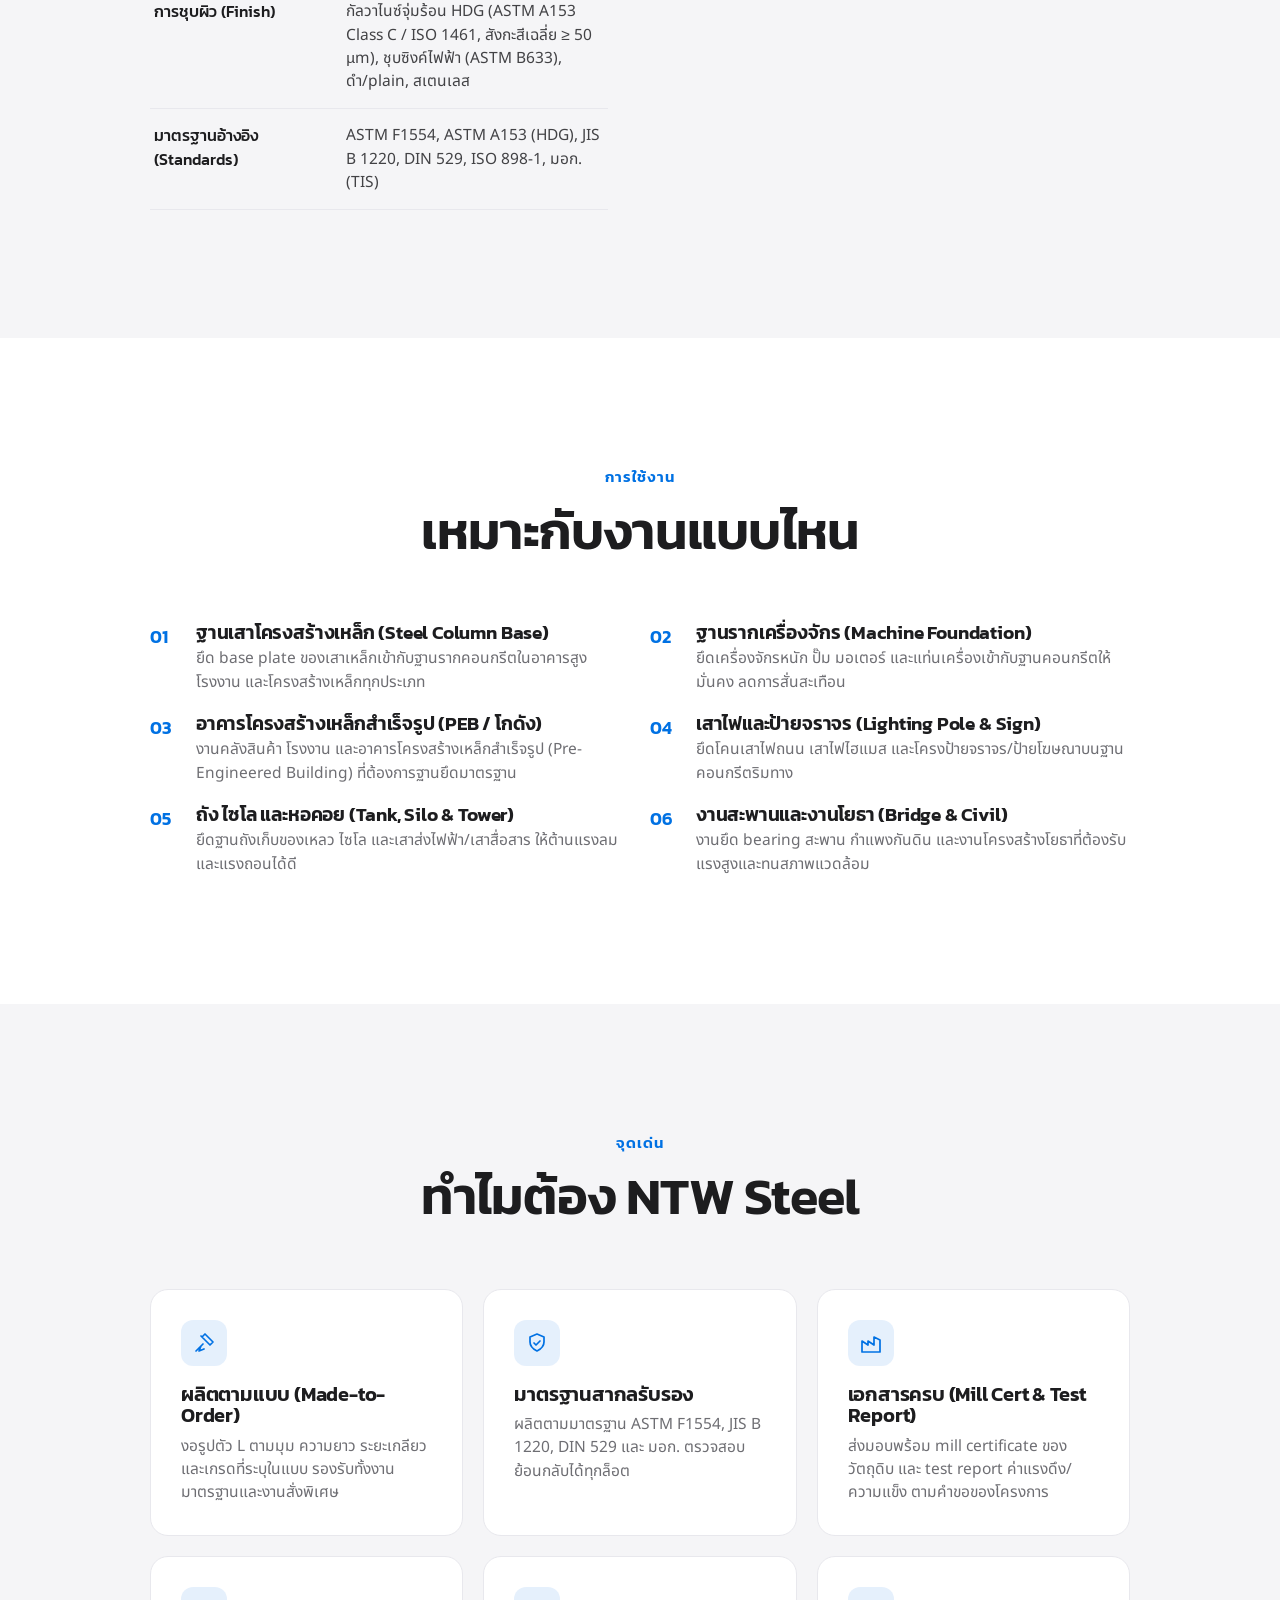
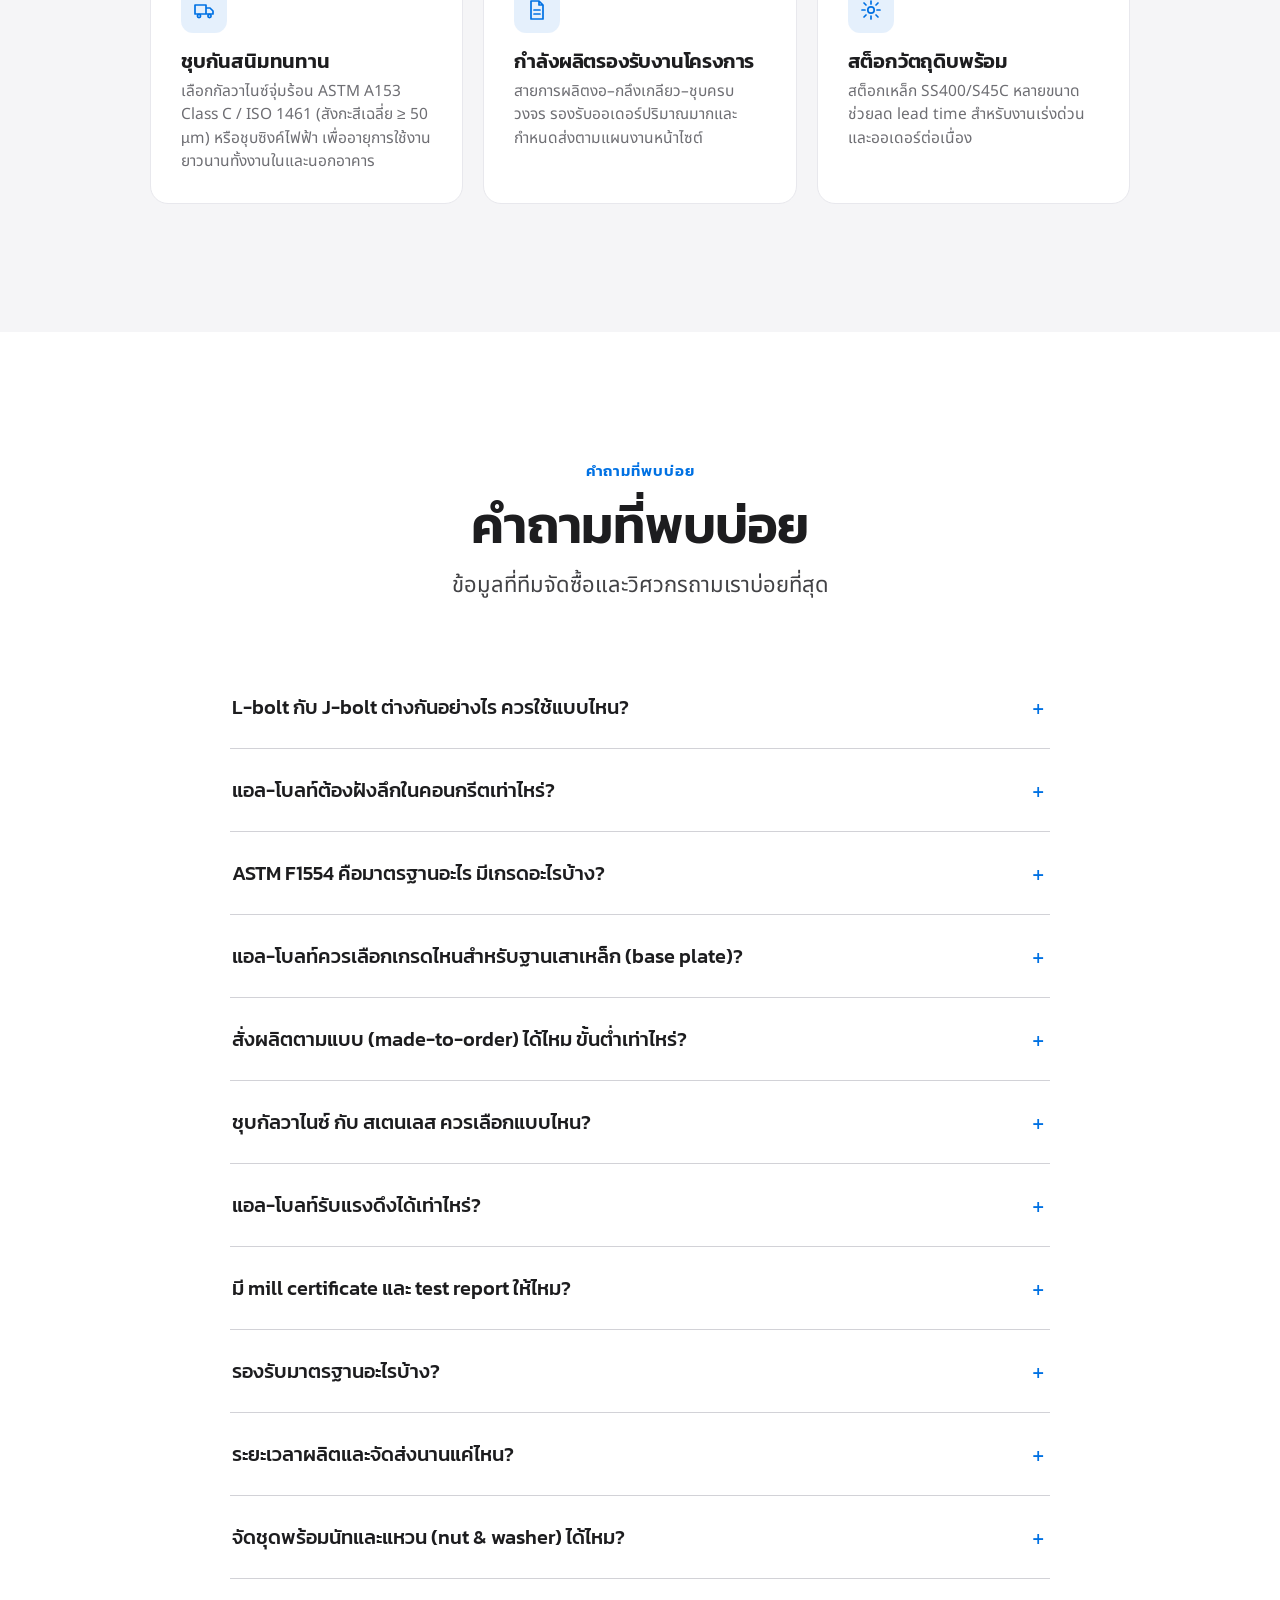
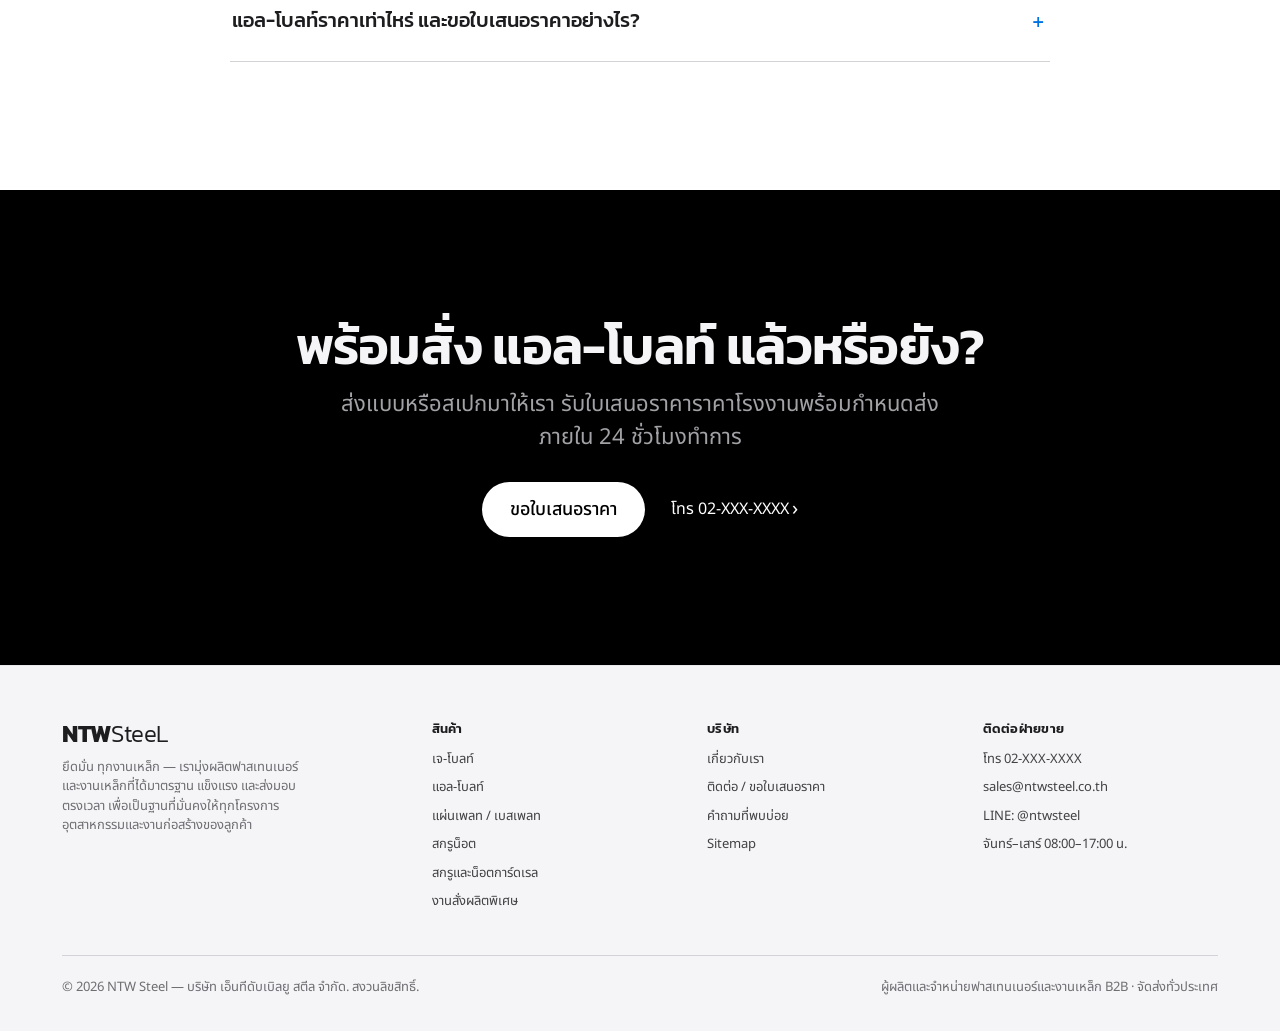
<file: l-bolt.html>
<!DOCTYPE html>
<html lang="th">
<head>
  <meta charset="UTF-8">
  <meta name="viewport" content="width=device-width, initial-scale=1">
  <title>แอล-โบลท์ (สลักเกลียวฝังยึดรูปตัว L) | NTW Steel</title>
  <meta name="description" content="แอล-โบลท์ (L-Bolt) แองเคอร์โบลท์รูปตัว L ผลิตตามแบบ M12–M64 เหล็ก SS400/สเตนเลส มาตรฐาน ASTM F1554 Gr.36/55 ชุบกัลวาไนซ์ HDG พร้อม mill cert ยึดฐานเสาเหล็ก/ฐานรากคอนกรีต ขายส่งทั่วประเทศ โดย NTW Steel">
  <meta name="keywords" content="แอล-โบลท์, L-Bolt, แองเคอร์โบลท์, anchor bolt, สลักเกลียวฝังยึด, สลักเกลียวฐานราก, สลักเกลียวยึดฐานราก, foundation bolt, J-bolt, ASTM F1554, สลักเกลียว base plate, ยึดฐานเสาเหล็ก, สลักเกลียวโครงสร้างเหล็ก, แองเคอร์โบลท์ราคา, สั่งผลิตสลักเกลียว, made to order anchor bolt, กัลวาไนซ์ HDG, สลักเกลียวสเตนเลส SUS304 SUS316, ฟาสเทนเนอร์, NTW Steel">
  <meta name="robots" content="index, follow, max-image-preview:large, max-snippet:-1, max-video-preview:-1">
  <meta name="author" content="NTW Steel">
  <link rel="canonical" href="https://www.ntwsteel.co.th/l-bolt.html">
  <meta name="theme-color" content="#ffffff">
  <link rel="icon" type="image/svg+xml" href="assets/favicon.svg">
  <link rel="apple-touch-icon" href="assets/favicon.svg">

  <!-- Open Graph -->
  <meta property="og:type" content="product">
  <meta property="og:site_name" content="NTW Steel">
  <meta property="og:locale" content="th_TH">
  <meta property="og:title" content="แอล-โบลท์ (สลักเกลียวฝังยึดรูปตัว L) | NTW Steel">
  <meta property="og:description" content="แอล-โบลท์ (L-Bolt) แองเคอร์โบลท์รูปตัว L ผลิตตามแบบ M12–M64 เหล็ก SS400/สเตนเลส มาตรฐาน ASTM F1554 Gr.36/55 ชุบกัลวาไนซ์ HDG พร้อม mill cert ยึดฐานเสาเหล็ก/ฐานรากคอนกรีต ขายส่งทั่วประเทศ โดย NTW Steel">
  <meta property="og:url" content="https://www.ntwsteel.co.th/l-bolt.html">
  <meta property="og:image" content="https://upload.wikimedia.org/wikipedia/commons/9/9f/AnchorBolt_M12_01.jpg">
  <meta property="og:image:width" content="1200">
  <meta property="og:image:height" content="630">
  <!-- Twitter -->
  <meta name="twitter:card" content="summary_large_image">
  <meta name="twitter:title" content="แอล-โบลท์ (สลักเกลียวฝังยึดรูปตัว L) | NTW Steel">
  <meta name="twitter:description" content="แอล-โบลท์ (L-Bolt) แองเคอร์โบลท์รูปตัว L ผลิตตามแบบ M12–M64 เหล็ก SS400/สเตนเลส มาตรฐาน ASTM F1554 Gr.36/55 ชุบกัลวาไนซ์ HDG พร้อม mill cert ยึดฐานเสาเหล็ก/ฐานรากคอนกรีต ขายส่งทั่วประเทศ โดย NTW Steel">
  <meta name="twitter:image" content="https://upload.wikimedia.org/wikipedia/commons/9/9f/AnchorBolt_M12_01.jpg">

  <!-- Fonts -->
  <link rel="preconnect" href="https://fonts.googleapis.com">
  <link rel="preconnect" href="https://fonts.gstatic.com" crossorigin>
  <link href="https://fonts.googleapis.com/css2?family=Kanit:wght@200;300;400;500;600;700&family=Noto+Sans+Thai:wght@300;400;500;600;700&display=swap" rel="stylesheet">
  <link rel="stylesheet" href="assets/styles.css">

  <script type="application/ld+json">{"@type":"Organization","@id":"https://www.ntwsteel.co.th/#organization","name":"NTW Steel","legalName":"บริษัท เอ็นทีดับเบิลยู สตีล จำกัด","alternateName":"เอ็นทีดับเบิลยู สตีล","url":"https://www.ntwsteel.co.th/","logo":"https://www.ntwsteel.co.th/assets/logo.svg","image":"https://www.ntwsteel.co.th/assets/og-cover.svg","slogan":"ยึดมั่น ทุกงานเหล็ก","description":"NTW Steel ผู้ผลิตและจำหน่ายฟาสเทนเนอร์ J-bolt L-bolt แผ่นเพลท สกรูน็อต งาน OEM และสกรูการ์ดเรล ราคาโรงงาน มีใบเซอร์ จัดส่งทั่วไทย รองรับนิติบุคคล","email":"sales@ntwsteel.co.th","telephone":"02-XXX-XXXX","areaServed":{"@type":"Country","name":"Thailand"},"address":{"@type":"PostalAddress","streetAddress":"เลขที่ XX/X หมู่ X ถนน————— ตำบล————— อำเภอ————— จังหวัด————— รหัสไปรษณีย์ XXXXX","addressLocality":"—————","addressRegion":"—————","postalCode":"XXXXX","addressCountry":"TH"},"knowsAbout":["Anchor bolt","J-bolt","L-bolt","Steel base plate","Fastener","Guardrail bolt","Hot-dip galvanizing","OEM fastener manufacturing","ASTM F1554","สลักเกลียวฝังยึด"]}</script>
  <script type="application/ld+json">{"@type":"WebSite","@id":"https://www.ntwsteel.co.th/#website","url":"https://www.ntwsteel.co.th/","name":"NTW Steel","inLanguage":"th-TH","publisher":{"@id":"https://www.ntwsteel.co.th/#organization"}}</script>
  <script type="application/ld+json">{"@type":"WebPage","@id":"https://www.ntwsteel.co.th/l-bolt.html#webpage","url":"https://www.ntwsteel.co.th/l-bolt.html","name":"แอล-โบลท์ (สลักเกลียวฝังยึดรูปตัว L) | NTW Steel","description":"แอล-โบลท์ (L-Bolt) แองเคอร์โบลท์รูปตัว L ผลิตตามแบบ M12–M64 เหล็ก SS400/สเตนเลส มาตรฐาน ASTM F1554 Gr.36/55 ชุบกัลวาไนซ์ HDG พร้อม mill cert ยึดฐานเสาเหล็ก/ฐานรากคอนกรีต ขายส่งทั่วประเทศ โดย NTW Steel","inLanguage":"th-TH","isPartOf":{"@id":"https://www.ntwsteel.co.th/#website"},"publisher":{"@id":"https://www.ntwsteel.co.th/#organization"}}</script>
  <script type="application/ld+json">{"@type":"Product","@id":"https://www.ntwsteel.co.th/l-bolt.html#product","name":"แอล-โบลท์ (สลักเกลียวฝังยึดรูปตัว L)","alternateName":"L-Bolt (Anchor Bolt)","description":"แอล-โบลท์ (L-Bolt) แองเคอร์โบลท์รูปตัว L ผลิตตามแบบ M12–M64 เหล็ก SS400/สเตนเลส มาตรฐาน ASTM F1554 Gr.36/55 ชุบกัลวาไนซ์ HDG พร้อม mill cert ยึดฐานเสาเหล็ก/ฐานรากคอนกรีต ขายส่งทั่วประเทศ โดย NTW Steel","category":"L-Bolt (Anchor Bolt)","sku":"NTW-L-BOLT","brand":{"@type":"Brand","name":"NTW Steel"},"manufacturer":{"@id":"https://www.ntwsteel.co.th/#organization"},"material":"SS400, A36, S45C, SCM435, SUS304, SUS316, เหล็กเกรด 4.6, เหล็กเกรด 8.8","image":["https://upload.wikimedia.org/wikipedia/commons/9/9f/AnchorBolt_M12_01.jpg","https://upload.wikimedia.org/wikipedia/commons/5/53/Ancor_bolt_for_concrete.JPG","https://upload.wikimedia.org/wikipedia/commons/7/7e/Anchor_bolt_in_concrete.jpg"],"additionalProperty":[{"@type":"PropertyValue","name":"วัสดุ (Material)","value":"เหล็กกล้าคาร์บอน SS400 / A36 / S45C, สเตนเลส SUS304 / SUS316, เหล็กเกรด 4.6 / 8.8"},{"@type":"PropertyValue","name":"เกรดความแข็งแรง (Grade / Class)","value":"Property Class 4.6, 8.8 / ASTM F1554 Gr.36 (yield 248 MPa) และ Gr.55 (379 MPa) สำหรับแบบงอตัว L; Gr.105 (724 MPa) เฉพาะแบบแท่งตรง ไม่แนะนำให้ดัดงอ"},{"@type":"PropertyValue","name":"ช่วงขนาดเส้นผ่านศูนย์กลาง (Diameter)","value":"M12 – M64 (สั่งพิเศษ M6 – M72)"},{"@type":"PropertyValue","name":"ความยาว (Length)","value":"150 – 1,500 mm หรือตามแบบ"},{"@type":"PropertyValue","name":"เกลียว (Thread)","value":"เกลียวเมตริกหยาบ ISO metric coarse (ISO 261/965) เช่น M16 = pitch 2.0 mm / รองรับ UNC"},{"@type":"PropertyValue","name":"รูปทรง (Shape)","value":"งอ 90° รูปตัว L, ความยาวขาตะขอประมาณ 3–4.5 เท่าของเส้นผ่านศูนย์กลาง (ตามหลัก ACI 318)"},{"@type":"PropertyValue","name":"ความแข็งแรงดึง (Tensile Strength)","value":"400 – 830 MPa (ตามเกรดวัสดุ)"},{"@type":"PropertyValue","name":"ความแข็งแรงคราก (Yield Strength)","value":"240 – 660 MPa (ตามเกรดวัสดุ)"},{"@type":"PropertyValue","name":"การชุบผิว (Finish)","value":"กัลวาไนซ์จุ่มร้อน HDG (ASTM A153 Class C / ISO 1461, สังกะสีเฉลี่ย ≥ 50 µm), ชุบซิงค์ไฟฟ้า (ASTM B633), ดำ/plain, สเตนเลส"},{"@type":"PropertyValue","name":"มาตรฐานอ้างอิง (Standards)","value":"ASTM F1554, ASTM A153 (HDG), JIS B 1220, DIN 529, ISO 898-1, มอก. (TIS)"}],"offers":{"@type":"Offer","url":"https://www.ntwsteel.co.th/l-bolt.html","availability":"https://schema.org/InStock","itemCondition":"https://schema.org/NewCondition","priceCurrency":"THB","businessFunction":"http://purl.org/goodrelations/v1#Sell","seller":{"@id":"https://www.ntwsteel.co.th/#organization"},"areaServed":{"@type":"Country","name":"Thailand"}}}</script>
  <script type="application/ld+json">{"@type":"BreadcrumbList","itemListElement":[{"@type":"ListItem","position":1,"name":"หน้าแรก","item":"https://www.ntwsteel.co.th/"},{"@type":"ListItem","position":2,"name":"สินค้า","item":"https://www.ntwsteel.co.th/#products"},{"@type":"ListItem","position":3,"name":"แอล-โบลท์ (สลักเกลียวฝังยึดรูปตัว L)","item":"https://www.ntwsteel.co.th/l-bolt.html"}]}</script>
  <script type="application/ld+json">{"@type":"FAQPage","@id":"https://www.ntwsteel.co.th/l-bolt.html#faq","mainEntity":[{"@type":"Question","name":"L-bolt กับ J-bolt ต่างกันอย่างไร ควรใช้แบบไหน?","acceptedAnswer":{"@type":"Answer","text":"L-bolt ปลายงอ 90° เป็นตะขอตัว L ส่วน J-bolt งอโค้งเป็นตัว J ทั้งคู่เป็นแองเคอร์โบลท์แบบมีตะขอ (hooked anchor) ที่รับแรงถอนด้วยตะขอฝังในคอนกรีต โดยทั่วไปเลือกตามที่วิศวกรกำหนดในแบบ แต่งานรับแรงดึงสูงมากมักนิยมแบบหัวเกลียว+นัต+เพลทวอชเชอร์แทน เพราะตะขอมีโอกาสยืดคลายตัว"}},{"@type":"Question","name":"แอล-โบลท์ต้องฝังลึกในคอนกรีตเท่าไหร่?","acceptedAnswer":{"@type":"Answer","text":"ระยะฝัง (embedment) กำหนดโดยวิศวกรผู้ออกแบบตามแรงและกำลังคอนกรีต โดยทั่วไปมักเริ่มตั้งแต่ประมาณ 12 เท่าของเส้นผ่านศูนย์กลางขึ้นไป และความยาวขาตะขอตัว L อยู่ราว 3–4.5 เท่าของเส้นผ่านศูนย์กลางตาม ACI 318 ควรยึดค่าตาม shop drawing เป็นหลัก"}},{"@type":"Question","name":"ASTM F1554 คือมาตรฐานอะไร มีเกรดอะไรบ้าง?","acceptedAnswer":{"@type":"Answer","text":"ASTM F1554 เป็นมาตรฐานอเมริกันสำหรับ anchor bolt/anchor rod มี 3 เกรดตามกำลังคราก คือ Gr.36 (yield 248 MPa), Gr.55 (379 MPa) และ Gr.105 (724 MPa) สำหรับแบบงอตัว L นิยมใช้ Gr.36 และ Gr.55 ส่วน Gr.105 เป็นเหล็กชุบแข็งจึงทำเป็นแบบแท่งตรงเท่านั้น"}},{"@type":"Question","name":"แอล-โบลท์ควรเลือกเกรดไหนสำหรับฐานเสาเหล็ก (base plate)?","acceptedAnswer":{"@type":"Answer","text":"งานฐานเสาโครงสร้างเหล็กทั่วไปนิยม SS400 หรือ ASTM F1554 Gr.36 (เทียบเท่า A36) หากต้องรับแรงสูงขึ้นใช้ Gr.55 หรือเกรด 8.8 โดยควรระบุเกรดตามที่วิศวกรออกแบบกำหนดในแบบเสมอ"}},{"@type":"Question","name":"สั่งผลิตตามแบบ (made-to-order) ได้ไหม ขั้นต่ำเท่าไหร่?","acceptedAnswer":{"@type":"Answer","text":"ผลิตตามแบบได้ทั้งขนาด ความยาว มุมงอ ระยะเกลียว เกรด และการชุบผิว ขั้นต่ำงานสั่งผลิตทั่วไปประมาณ 100 ตัวต่อขนาด/แบบ ส่วนขนาดมาตรฐานที่มีสต็อกสั่งจำนวนน้อยกว่าได้"}},{"@type":"Question","name":"ชุบกัลวาไนซ์ กับ สเตนเลส ควรเลือกแบบไหน?","acceptedAnswer":{"@type":"Answer","text":"งานกลางแจ้งหรือฝังดินทั่วไปใช้กัลวาไนซ์จุ่มร้อน (HDG) ตาม ASTM A153 Class C (สังกะสีเฉลี่ย ≥ 50 µm) คุ้มค่าและทนสนิมได้ดี ส่วนงานริมทะเล สารเคมี หรือกัดกร่อนสูงแนะนำสเตนเลส SUS316 (หรือ SUS304 สำหรับการกัดกร่อนปานกลาง)"}},{"@type":"Question","name":"แอล-โบลท์รับแรงดึงได้เท่าไหร่?","acceptedAnswer":{"@type":"Answer","text":"กำลังรับแรงขึ้นกับเกรดและขนาด เช่น เกรด 8.8 มีกำลังดึงประมาณ 800–830 MPa ส่วน Gr.36 ประมาณ 400–550 MPa อย่างไรก็ตามกำลังยึดจริงในคอนกรีตยังถูกจำกัดด้วยกำลังคอนกรีตและระยะฝังตาม ACI 318 ด้วย"}},{"@type":"Question","name":"มี mill certificate และ test report ให้ไหม?","acceptedAnswer":{"@type":"Answer","text":"มี ทุกล็อตส่งมอบพร้อม mill certificate ของวัตถุดิบ และออก test report ค่าแรงดึง (tensile) และความแข็งได้ตามคำขอของโครงการ รองรับการตรวจสอบย้อนกลับ (traceability)"}},{"@type":"Question","name":"รองรับมาตรฐานอะไรบ้าง?","acceptedAnswer":{"@type":"Answer","text":"ผลิตตาม ASTM F1554, JIS B 1220, DIN 529 และ ISO 898-1 สำหรับคุณสมบัติเชิงกล พร้อมการชุบกัลวาไนซ์ตาม ASTM A153/ISO 1461 และชุบซิงค์ไฟฟ้าตาม ASTM B633"}},{"@type":"Question","name":"ระยะเวลาผลิตและจัดส่งนานแค่ไหน?","acceptedAnswer":{"@type":"Answer","text":"สินค้าสต็อกจัดส่งภายใน 1–3 วันทำการ ส่วนงานสั่งผลิตประมาณ 7–20 วันทำการ ขึ้นกับปริมาณ ขนาด และกระบวนการชุบผิว"}},{"@type":"Question","name":"จัดชุดพร้อมนัทและแหวน (nut & washer) ได้ไหม?","acceptedAnswer":{"@type":"Answer","text":"ได้ จัดชุดพร้อมนัต แหวน และเพลทวอชเชอร์ (plate washer/เพลทเหลี่ยม) ให้ตรงเกรดและการชุบเดียวกับตัวโบลท์ โดยทั่วไปแนะนำนัตที่มีเกรดเทียบเท่าหรือสูงกว่าตัวโบลท์"}},{"@type":"Question","name":"แอล-โบลท์ราคาเท่าไหร่ และขอใบเสนอราคาอย่างไร?","acceptedAnswer":{"@type":"Answer","text":"ราคาขึ้นกับขนาด ความยาว วัสดุ/เกรด การชุบผิว และปริมาณ กรุณาส่งแบบหรือสเปก (ขนาด M, ความยาว, มุมงอ, เกรด, การชุบ) เพื่อรับใบเสนอราคา (quotation) ที่แม่นยำ พร้อมจัดส่งทั่วประเทศ"}}]}</script>
</head>
<body class="">
<header class="nav">
  <div class="nav-inner">
    <a class="logo " href="index.html" aria-label="NTWSteeL หน้าแรก"><span class="logo-ntw">NTW</span><span class="logo-steel">SteeL</span></a>
    <button class="nav-toggle" aria-label="เมนู" aria-expanded="false" aria-controls="site-nav"><span></span><span></span></button>
    <nav class="nav-links" id="site-nav" aria-label="เมนูหลัก">
      <a href="j-bolt.html">J-Bolt</a><a href="l-bolt.html">L-Bolt</a><a href="plate.html">แผ่นเพลท</a><a href="screw-nut.html">สกรูน็อต</a><a href="guardrail-screw.html">สกรูการ์ดเรล</a><a href="custom.html">งานสั่งผลิต</a>
      <a href="about.html">เกี่ยวกับเรา</a>
      <a class="nav-cta" href="contact.html">ขอใบเสนอราคา</a>
    </nav>
  </div>
</header>
<main id="main">

  <nav class="wrap crumb" aria-label="breadcrumb">
    <a href="index.html">หน้าแรก</a><span>›</span><a href="index.html#products">สินค้า</a><span>›</span>แอล-โบลท์
  </nav>

  <section class="hero">
    <div class="wrap">
      <span class="eyebrow reveal">L-Bolt (Anchor Bolt)</span>
      <h1 class="display reveal d1">ยึดแน่น ตั้งแต่ฐานราก</h1>
      <p class="lead reveal d2">สลักเกลียวฝังยึดรูปตัว L ผลิตตามแบบ ตามมาตรฐาน ASTM F1554 สำหรับงานโครงสร้างเหล็กและฐานรากคอนกรีต</p>
      <div class="btn-row center reveal d2">
        <a class="btn btn-primary btn-lg" href="contact.html">ขอใบเสนอราคา</a>
        <a class="link-chevron" href="#specs">ดูสเปกและมาตรฐาน</a>
      </div>
    </div>
    <div class="hero-media reveal d3"><img class="ph " src="https://upload.wikimedia.org/wikipedia/commons/9/9f/AnchorBolt_M12_01.jpg" alt="แอล-โบลท์ (L-Bolt) แองเคอร์โบลท์เหล็กขนาด M12 สลักเกลียวฝังยึดฐานรากโครงสร้างเหล็ก" loading="lazy" decoding="async" data-credit="ほーるだうん / Wikimedia Commons, CC BY-SA 3.0"></div>
  </section>

  <section class="section">
    <div class="wrap">
      <div class="split">
        <div class="reveal">
          <span class="eyebrow">ภาพรวมผลิตภัณฑ์</span>
          <h2 class="headline" style="margin:12px 0 18px">แอล-โบลท์ คุณภาพงานโครงการ</h2>
          <p class="lead" style="margin-bottom:16px">แอล-โบลท์ (L-Bolt) คือหัวใจของการยึดโครงสร้างเหล็กเข้ากับฐานรากคอนกรีตให้มั่นคงและปลอดภัย NTW Steel ผลิตและจำหน่ายแบบ B2B สำหรับโรงงาน ผู้รับเหมา และงานโครงการ พร้อมบริการผลิตตามแบบและออกเอกสารรับรองคุณภาพครบถ้วน</p>
          <p class="muted">แอล-โบลท์ (L-Bolt) ของ NTW Steel คือสลักเกลียวฝังยึด (anchor bolt) รูปตัว L ผลิตจากเหล็กกล้าคาร์บอน SS400 และ S45C หรือสเตนเลส SUS304/316 พร้อมเกลียวมาตรฐาน ISO ครอบคลุมช่วงขนาด M12–M64 ปลายด้านล่างงอ 90° เป็นตะขอรูปตัว L เพื่อเพิ่มพื้นที่สัมผัสและแรงต้านการถอน (pull-out) ในเนื้อคอนกรีต ทำให้รับแรงดึงและแรงเฉือนได้อย่างมั่นคง ทุกชิ้นผลิตได้ตามแบบ (made-to-order) ทั้งความยาว มุมงอ ระยะเกลียว และเกรดวัสดุ ตามมาตรฐาน ASTM F1554, JIS B 1220 และ DIN 529 สำหรับแบบงอตัว L นิยมใช้เกรด Gr.36 และ Gr.55 (ส่วน Gr.105 ซึ่งเป็นเหล็กชุบแข็งจะทำเป็นแบบแท่งตรง) เลือกการชุบผิวได้ทั้งกัลวาไนซ์จุ่มร้อน (HDG) ตาม ASTM A153/ISO 1461 สำหรับงานกลางแจ้งที่ต้องทนสนิม หรือชุบซิงค์ไฟฟ้าสำหรับงานภายใน ทุกล็อตส่งมอบพร้อม mill certificate และ test report รองรับงานโครงการที่ต้องการเอกสารควบคุมคุณภาพและการตรวจสอบย้อนกลับ</p>
        </div>
        <div class="split-media reveal d1"><img class="ph " src="https://upload.wikimedia.org/wikipedia/commons/5/53/Ancor_bolt_for_concrete.JPG" alt="แองเคอร์โบลท์ (anchor bolt) สำหรับฝังยึดโครงสร้างและเครื่องจักรในฐานรากคอนกรีต" loading="lazy" decoding="async" data-credit="Dmitry G / Wikimedia Commons, CC BY-SA 3.0"></div>
      </div>
    </div>
  </section>

  <section class="section bg-alt" id="specs">
    <div class="wrap">
      <div class="sec-head">
        <span class="eyebrow">ข้อมูลจำเพาะ</span>
        <h2 class="headline">สเปกและมาตรฐาน</h2>
        <p class="lead">ค่าอ้างอิงทางวิศวกรรม — ปรับตามแบบและข้อกำหนดของโครงการได้</p>
      </div>
      <div class="split" style="align-items:start">
        <div class="reveal"><div class="spec-wrap"><table class="spec-table">
        <tr><th>วัสดุ (Material)</th><td>เหล็กกล้าคาร์บอน SS400 / A36 / S45C, สเตนเลส SUS304 / SUS316, เหล็กเกรด 4.6 / 8.8</td></tr>
        <tr><th>เกรดความแข็งแรง (Grade / Class)</th><td>Property Class 4.6, 8.8 / ASTM F1554 Gr.36 (yield 248 MPa) และ Gr.55 (379 MPa) สำหรับแบบงอตัว L; Gr.105 (724 MPa) เฉพาะแบบแท่งตรง ไม่แนะนำให้ดัดงอ</td></tr>
        <tr><th>ช่วงขนาดเส้นผ่านศูนย์กลาง (Diameter)</th><td>M12 – M64 (สั่งพิเศษ M6 – M72)</td></tr>
        <tr><th>ความยาว (Length)</th><td>150 – 1,500 mm หรือตามแบบ</td></tr>
        <tr><th>เกลียว (Thread)</th><td>เกลียวเมตริกหยาบ ISO metric coarse (ISO 261/965) เช่น M16 = pitch 2.0 mm / รองรับ UNC</td></tr>
        <tr><th>รูปทรง (Shape)</th><td>งอ 90° รูปตัว L, ความยาวขาตะขอประมาณ 3–4.5 เท่าของเส้นผ่านศูนย์กลาง (ตามหลัก ACI 318)</td></tr>
        <tr><th>ความแข็งแรงดึง (Tensile Strength)</th><td>400 – 830 MPa (ตามเกรดวัสดุ)</td></tr>
        <tr><th>ความแข็งแรงคราก (Yield Strength)</th><td>240 – 660 MPa (ตามเกรดวัสดุ)</td></tr>
        <tr><th>การชุบผิว (Finish)</th><td>กัลวาไนซ์จุ่มร้อน HDG (ASTM A153 Class C / ISO 1461, สังกะสีเฉลี่ย ≥ 50 µm), ชุบซิงค์ไฟฟ้า (ASTM B633), ดำ/plain, สเตนเลส</td></tr>
        <tr><th>มาตรฐานอ้างอิง (Standards)</th><td>ASTM F1554, ASTM A153 (HDG), JIS B 1220, DIN 529, ISO 898-1, มอก. (TIS)</td></tr>
      </table></div></div>
        <div class="stack reveal d1">
          <div class="stack" style="--space:14px">
        <h3 style="font-size:17px;margin-bottom:12px">วัสดุที่ผลิตได้ (Materials)</h3>
        <div class="chips"><span class="chip">SS400</span><span class="chip">A36</span><span class="chip">S45C</span><span class="chip">SCM435</span><span class="chip">SUS304</span><span class="chip">SUS316</span><span class="chip">เหล็กเกรด 4.6</span><span class="chip">เหล็กเกรด 8.8</span></div>
      </div>
          <div class="stack" style="--space:14px">
        <h3 style="font-size:17px;margin-bottom:12px">มาตรฐานอ้างอิง (Standards)</h3>
        <div class="chips"><span class="chip">ASTM F1554 (Gr.36/55; Gr.105 แบบแท่งตรง)</span><span class="chip">ASTM A153 / ISO 1461 (HDG)</span><span class="chip">ASTM B633 (electro-zinc)</span><span class="chip">JIS B 1220</span><span class="chip">DIN 529</span><span class="chip">ISO 898-1</span><span class="chip">มอก. (TIS)</span></div>
      </div>
          <div class="stack" style="--space:14px">
        <h3 style="font-size:17px;margin-bottom:12px">ขนาด (Sizes)</h3>
        <div class="chips"><span class="chip">M12</span><span class="chip">M16</span><span class="chip">M20</span><span class="chip">M24</span><span class="chip">M30</span><span class="chip">M36</span><span class="chip">M42</span><span class="chip">M48</span><span class="chip">M56</span><span class="chip">M64</span></div>
      </div>
          <div class="stack" style="--space:14px">
        <h3 style="font-size:17px;margin-bottom:12px">การชุบผิว (Finishes)</h3>
        <div class="chips"><span class="chip">กัลวาไนซ์จุ่มร้อน (Hot-Dip Galvanized / HDG)</span><span class="chip">ชุบซิงค์ไฟฟ้า (Electro-Zinc Plated)</span><span class="chip">ดำ / Plain (Self-Color)</span><span class="chip">สเตนเลส (Stainless SUS304 / SUS316)</span><span class="chip">Dacromet / Geomet</span></div>
      </div>
        </div>
      </div>
    </div>
  </section>

  <section class="section">
    <div class="wrap">
      <div class="sec-head">
        <span class="eyebrow">การใช้งาน</span>
        <h2 class="headline">เหมาะกับงานแบบไหน</h2>
      </div>
      <div class="grid grid-2">
      <div class="usecase reveal ">
        <span class="uc-num">01</span>
        <div><h3>ฐานเสาโครงสร้างเหล็ก (Steel Column Base)</h3><p>ยึด base plate ของเสาเหล็กเข้ากับฐานรากคอนกรีตในอาคารสูง โรงงาน และโครงสร้างเหล็กทุกประเภท</p></div>
      </div>
      <div class="usecase reveal d1">
        <span class="uc-num">02</span>
        <div><h3>ฐานรากเครื่องจักร (Machine Foundation)</h3><p>ยึดเครื่องจักรหนัก ปั๊ม มอเตอร์ และแท่นเครื่องเข้ากับฐานคอนกรีตให้มั่นคง ลดการสั่นสะเทือน</p></div>
      </div>
      <div class="usecase reveal d2">
        <span class="uc-num">03</span>
        <div><h3>อาคารโครงสร้างเหล็กสำเร็จรูป (PEB / โกดัง)</h3><p>งานคลังสินค้า โรงงาน และอาคารโครงสร้างเหล็กสำเร็จรูป (Pre-Engineered Building) ที่ต้องการฐานยึดมาตรฐาน</p></div>
      </div>
      <div class="usecase reveal ">
        <span class="uc-num">04</span>
        <div><h3>เสาไฟและป้ายจราจร (Lighting Pole &amp; Sign)</h3><p>ยึดโคนเสาไฟถนน เสาไฟไฮแมส และโครงป้ายจราจร/ป้ายโฆษณาบนฐานคอนกรีตริมทาง</p></div>
      </div>
      <div class="usecase reveal d1">
        <span class="uc-num">05</span>
        <div><h3>ถัง ไซโล และหอคอย (Tank, Silo &amp; Tower)</h3><p>ยึดฐานถังเก็บของเหลว ไซโล และเสาส่งไฟฟ้า/เสาสื่อสาร ให้ต้านแรงลมและแรงถอนได้ดี</p></div>
      </div>
      <div class="usecase reveal d2">
        <span class="uc-num">06</span>
        <div><h3>งานสะพานและงานโยธา (Bridge &amp; Civil)</h3><p>งานยึด bearing สะพาน กำแพงกันดิน และงานโครงสร้างโยธาที่ต้องรับแรงสูงและทนสภาพแวดล้อม</p></div>
      </div>
      </div>
    </div>
  </section>

  <section class="section bg-alt">
    <div class="wrap">
      <div class="sec-head">
        <span class="eyebrow">จุดเด่น</span>
        <h2 class="headline">ทำไมต้อง NTW Steel</h2>
      </div>
      <div class="grid grid-3">
      <div class="fcard reveal ">
        <span class="fcard-ico"><svg viewBox="0 0 24 24" aria-hidden="true"><path d="M4 20l7-7M9 5l4 4M13 3l8 8-3 3-8-8zM9 15l-2 5 5-2" stroke="currentColor" stroke-width="1.7" fill="none" stroke-linecap="round" stroke-linejoin="round"/></svg></span>
        <h3>ผลิตตามแบบ (Made-to-Order)</h3>
        <p>งอรูปตัว L ตามมุม ความยาว ระยะเกลียว และเกรดที่ระบุในแบบ รองรับทั้งงานมาตรฐานและงานสั่งพิเศษ</p>
      </div>
      <div class="fcard reveal d1">
        <span class="fcard-ico"><svg viewBox="0 0 24 24" aria-hidden="true"><path d="M12 3l7 3v5c0 4-3 7-7 9-4-2-7-5-7-9V6z" stroke="currentColor" stroke-width="1.7" fill="none" stroke-linejoin="round"/><path d="M9 12l2 2 4-4" stroke="currentColor" stroke-width="1.7" fill="none" stroke-linecap="round" stroke-linejoin="round"/></svg></span>
        <h3>มาตรฐานสากลรับรอง</h3>
        <p>ผลิตตามมาตรฐาน ASTM F1554, JIS B 1220, DIN 529 และ มอก. ตรวจสอบย้อนกลับได้ทุกล็อต</p>
      </div>
      <div class="fcard reveal d2">
        <span class="fcard-ico"><svg viewBox="0 0 24 24" aria-hidden="true"><path d="M3 21V10l6 4V10l6 4V6l6 3v12z" stroke="currentColor" stroke-width="1.7" fill="none" stroke-linejoin="round"/></svg></span>
        <h3>เอกสารครบ (Mill Cert &amp; Test Report)</h3>
        <p>ส่งมอบพร้อม mill certificate ของวัตถุดิบ และ test report ค่าแรงดึง/ความแข็ง ตามคำขอของโครงการ</p>
      </div>
      <div class="fcard reveal ">
        <span class="fcard-ico"><svg viewBox="0 0 24 24" aria-hidden="true"><path d="M3 7h11v9H3zM14 10h4l3 3v3h-7z" stroke="currentColor" stroke-width="1.7" fill="none" stroke-linejoin="round"/><circle cx="7" cy="18" r="1.6" stroke="currentColor" stroke-width="1.7" fill="none"/><circle cx="17.5" cy="18" r="1.6" stroke="currentColor" stroke-width="1.7" fill="none"/></svg></span>
        <h3>ชุบกันสนิมทนทาน</h3>
        <p>เลือกกัลวาไนซ์จุ่มร้อน ASTM A153 Class C / ISO 1461 (สังกะสีเฉลี่ย ≥ 50 µm) หรือชุบซิงค์ไฟฟ้า เพื่ออายุการใช้งานยาวนานทั้งงานในและนอกอาคาร</p>
      </div>
      <div class="fcard reveal d1">
        <span class="fcard-ico"><svg viewBox="0 0 24 24" aria-hidden="true"><path d="M6 3h8l4 4v14H6zM14 3v4h4" stroke="currentColor" stroke-width="1.7" fill="none" stroke-linejoin="round"/><path d="M9 12h6M9 16h6" stroke="currentColor" stroke-width="1.7" stroke-linecap="round"/></svg></span>
        <h3>กำลังผลิตรองรับงานโครงการ</h3>
        <p>สายการผลิตงอ–กลึงเกลียว–ชุบครบวงจร รองรับออเดอร์ปริมาณมากและกำหนดส่งตามแผนงานหน้าไซต์</p>
      </div>
      <div class="fcard reveal d2">
        <span class="fcard-ico"><svg viewBox="0 0 24 24" aria-hidden="true"><circle cx="12" cy="12" r="3.2" stroke="currentColor" stroke-width="1.7" fill="none"/><path d="M12 3v3M12 18v3M3 12h3M18 12h3M5 5l2 2M17 17l2 2M19 5l-2 2M7 17l-2 2" stroke="currentColor" stroke-width="1.7" stroke-linecap="round"/></svg></span>
        <h3>สต็อกวัตถุดิบพร้อม</h3>
        <p>สต็อกเหล็ก SS400/S45C หลายขนาด ช่วยลด lead time สำหรับงานเร่งด่วนและออเดอร์ต่อเนื่อง</p>
      </div>
      </div>
    </div>
  </section>

  <section class="section" id="faq">
    <div class="wrap">
      <div class="sec-head">
        <span class="eyebrow">คำถามที่พบบ่อย</span>
        <h2 class="headline">คำถามที่พบบ่อย</h2>
        <p class="lead">ข้อมูลที่ทีมจัดซื้อและวิศวกรถามเราบ่อยที่สุด</p>
      </div>
      <div class="faq">
      <details>
        <summary>L-bolt กับ J-bolt ต่างกันอย่างไร ควรใช้แบบไหน?</summary>
        <div class="faq-a">L-bolt ปลายงอ 90° เป็นตะขอตัว L ส่วน J-bolt งอโค้งเป็นตัว J ทั้งคู่เป็นแองเคอร์โบลท์แบบมีตะขอ (hooked anchor) ที่รับแรงถอนด้วยตะขอฝังในคอนกรีต โดยทั่วไปเลือกตามที่วิศวกรกำหนดในแบบ แต่งานรับแรงดึงสูงมากมักนิยมแบบหัวเกลียว+นัต+เพลทวอชเชอร์แทน เพราะตะขอมีโอกาสยืดคลายตัว</div>
      </details>
      <details>
        <summary>แอล-โบลท์ต้องฝังลึกในคอนกรีตเท่าไหร่?</summary>
        <div class="faq-a">ระยะฝัง (embedment) กำหนดโดยวิศวกรผู้ออกแบบตามแรงและกำลังคอนกรีต โดยทั่วไปมักเริ่มตั้งแต่ประมาณ 12 เท่าของเส้นผ่านศูนย์กลางขึ้นไป และความยาวขาตะขอตัว L อยู่ราว 3–4.5 เท่าของเส้นผ่านศูนย์กลางตาม ACI 318 ควรยึดค่าตาม shop drawing เป็นหลัก</div>
      </details>
      <details>
        <summary>ASTM F1554 คือมาตรฐานอะไร มีเกรดอะไรบ้าง?</summary>
        <div class="faq-a">ASTM F1554 เป็นมาตรฐานอเมริกันสำหรับ anchor bolt/anchor rod มี 3 เกรดตามกำลังคราก คือ Gr.36 (yield 248 MPa), Gr.55 (379 MPa) และ Gr.105 (724 MPa) สำหรับแบบงอตัว L นิยมใช้ Gr.36 และ Gr.55 ส่วน Gr.105 เป็นเหล็กชุบแข็งจึงทำเป็นแบบแท่งตรงเท่านั้น</div>
      </details>
      <details>
        <summary>แอล-โบลท์ควรเลือกเกรดไหนสำหรับฐานเสาเหล็ก (base plate)?</summary>
        <div class="faq-a">งานฐานเสาโครงสร้างเหล็กทั่วไปนิยม SS400 หรือ ASTM F1554 Gr.36 (เทียบเท่า A36) หากต้องรับแรงสูงขึ้นใช้ Gr.55 หรือเกรด 8.8 โดยควรระบุเกรดตามที่วิศวกรออกแบบกำหนดในแบบเสมอ</div>
      </details>
      <details>
        <summary>สั่งผลิตตามแบบ (made-to-order) ได้ไหม ขั้นต่ำเท่าไหร่?</summary>
        <div class="faq-a">ผลิตตามแบบได้ทั้งขนาด ความยาว มุมงอ ระยะเกลียว เกรด และการชุบผิว ขั้นต่ำงานสั่งผลิตทั่วไปประมาณ 100 ตัวต่อขนาด/แบบ ส่วนขนาดมาตรฐานที่มีสต็อกสั่งจำนวนน้อยกว่าได้</div>
      </details>
      <details>
        <summary>ชุบกัลวาไนซ์ กับ สเตนเลส ควรเลือกแบบไหน?</summary>
        <div class="faq-a">งานกลางแจ้งหรือฝังดินทั่วไปใช้กัลวาไนซ์จุ่มร้อน (HDG) ตาม ASTM A153 Class C (สังกะสีเฉลี่ย ≥ 50 µm) คุ้มค่าและทนสนิมได้ดี ส่วนงานริมทะเล สารเคมี หรือกัดกร่อนสูงแนะนำสเตนเลส SUS316 (หรือ SUS304 สำหรับการกัดกร่อนปานกลาง)</div>
      </details>
      <details>
        <summary>แอล-โบลท์รับแรงดึงได้เท่าไหร่?</summary>
        <div class="faq-a">กำลังรับแรงขึ้นกับเกรดและขนาด เช่น เกรด 8.8 มีกำลังดึงประมาณ 800–830 MPa ส่วน Gr.36 ประมาณ 400–550 MPa อย่างไรก็ตามกำลังยึดจริงในคอนกรีตยังถูกจำกัดด้วยกำลังคอนกรีตและระยะฝังตาม ACI 318 ด้วย</div>
      </details>
      <details>
        <summary>มี mill certificate และ test report ให้ไหม?</summary>
        <div class="faq-a">มี ทุกล็อตส่งมอบพร้อม mill certificate ของวัตถุดิบ และออก test report ค่าแรงดึง (tensile) และความแข็งได้ตามคำขอของโครงการ รองรับการตรวจสอบย้อนกลับ (traceability)</div>
      </details>
      <details>
        <summary>รองรับมาตรฐานอะไรบ้าง?</summary>
        <div class="faq-a">ผลิตตาม ASTM F1554, JIS B 1220, DIN 529 และ ISO 898-1 สำหรับคุณสมบัติเชิงกล พร้อมการชุบกัลวาไนซ์ตาม ASTM A153/ISO 1461 และชุบซิงค์ไฟฟ้าตาม ASTM B633</div>
      </details>
      <details>
        <summary>ระยะเวลาผลิตและจัดส่งนานแค่ไหน?</summary>
        <div class="faq-a">สินค้าสต็อกจัดส่งภายใน 1–3 วันทำการ ส่วนงานสั่งผลิตประมาณ 7–20 วันทำการ ขึ้นกับปริมาณ ขนาด และกระบวนการชุบผิว</div>
      </details>
      <details>
        <summary>จัดชุดพร้อมนัทและแหวน (nut &amp; washer) ได้ไหม?</summary>
        <div class="faq-a">ได้ จัดชุดพร้อมนัต แหวน และเพลทวอชเชอร์ (plate washer/เพลทเหลี่ยม) ให้ตรงเกรดและการชุบเดียวกับตัวโบลท์ โดยทั่วไปแนะนำนัตที่มีเกรดเทียบเท่าหรือสูงกว่าตัวโบลท์</div>
      </details>
      <details>
        <summary>แอล-โบลท์ราคาเท่าไหร่ และขอใบเสนอราคาอย่างไร?</summary>
        <div class="faq-a">ราคาขึ้นกับขนาด ความยาว วัสดุ/เกรด การชุบผิว และปริมาณ กรุณาส่งแบบหรือสเปก (ขนาด M, ความยาว, มุมงอ, เกรด, การชุบ) เพื่อรับใบเสนอราคา (quotation) ที่แม่นยำ พร้อมจัดส่งทั่วประเทศ</div>
      </details>
      </div>
    </div>
  </section>

  <section class="section bg-dark cta-band">
    <div class="wrap">
      <h2 class="headline reveal">พร้อมสั่ง แอล-โบลท์ แล้วหรือยัง?</h2>
      <p class="lead reveal d1">ส่งแบบหรือสเปกมาให้เรา รับใบเสนอราคาราคาโรงงานพร้อมกำหนดส่งภายใน 24 ชั่วโมงทำการ</p>
      <div class="btn-row center reveal d2">
        <a class="btn btn-on-dark btn-lg" href="contact.html">ขอใบเสนอราคา</a>
        <a class="link-chevron" href="tel:02" style="color:#fff">โทร 02-XXX-XXXX</a>
      </div>
    </div>
  </section>
  
</main>
<footer class="footer">
  <div class="wrap-wide">
    <div class="footer-top">
      <div>
        <a class="logo " href="index.html" aria-label="NTWSteeL หน้าแรก"><span class="logo-ntw">NTW</span><span class="logo-steel">SteeL</span></a>
        <p class="footer-blurb">ยึดมั่น ทุกงานเหล็ก — เรามุ่งผลิตฟาสเทนเนอร์และงานเหล็กที่ได้มาตรฐาน แข็งแรง และส่งมอบตรงเวลา เพื่อเป็นฐานที่มั่นคงให้ทุกโครงการอุตสาหกรรมและงานก่อสร้างของลูกค้า</p>
      </div>
      <div>
        <h4>สินค้า</h4>
        <ul><li><a href="j-bolt.html">เจ-โบลท์</a></li><li><a href="l-bolt.html">แอล-โบลท์</a></li><li><a href="plate.html">แผ่นเพลท / เบสเพลท</a></li><li><a href="screw-nut.html">สกรูน็อต</a></li><li><a href="guardrail-screw.html">สกรูและน็อตการ์ดเรล</a></li><li><a href="custom.html">งานสั่งผลิตพิเศษ</a></li></ul>
      </div>
      <div>
        <h4>บริษัท</h4>
        <ul>
          <li><a href="about.html">เกี่ยวกับเรา</a></li>
          <li><a href="contact.html">ติดต่อ / ขอใบเสนอราคา</a></li>
          <li><a href="index.html#faq">คำถามที่พบบ่อย</a></li>
          <li><a href="sitemap.xml">Sitemap</a></li>
        </ul>
      </div>
      <div>
        <h4>ติดต่อฝ่ายขาย</h4>
        <ul>
          <li><a href="tel:02">โทร 02-XXX-XXXX</a></li>
          <li><a href="mailto:sales@ntwsteel.co.th">sales@ntwsteel.co.th</a></li>
          <li>LINE: @ntwsteel</li>
          <li>จันทร์–เสาร์ 08:00–17:00 น.</li>
        </ul>
      </div>
    </div>
    <div class="footer-bottom">
      <span>© 2026 NTW Steel — บริษัท เอ็นทีดับเบิลยู สตีล จำกัด. สงวนลิขสิทธิ์.</span>
      <span>ผู้ผลิตและจำหน่ายฟาสเทนเนอร์และงานเหล็ก B2B · จัดส่งทั่วประเทศ</span>
    </div>
  </div>
</footer>
<script src="assets/app.js" defer></script>
</body>
</html>
</file>
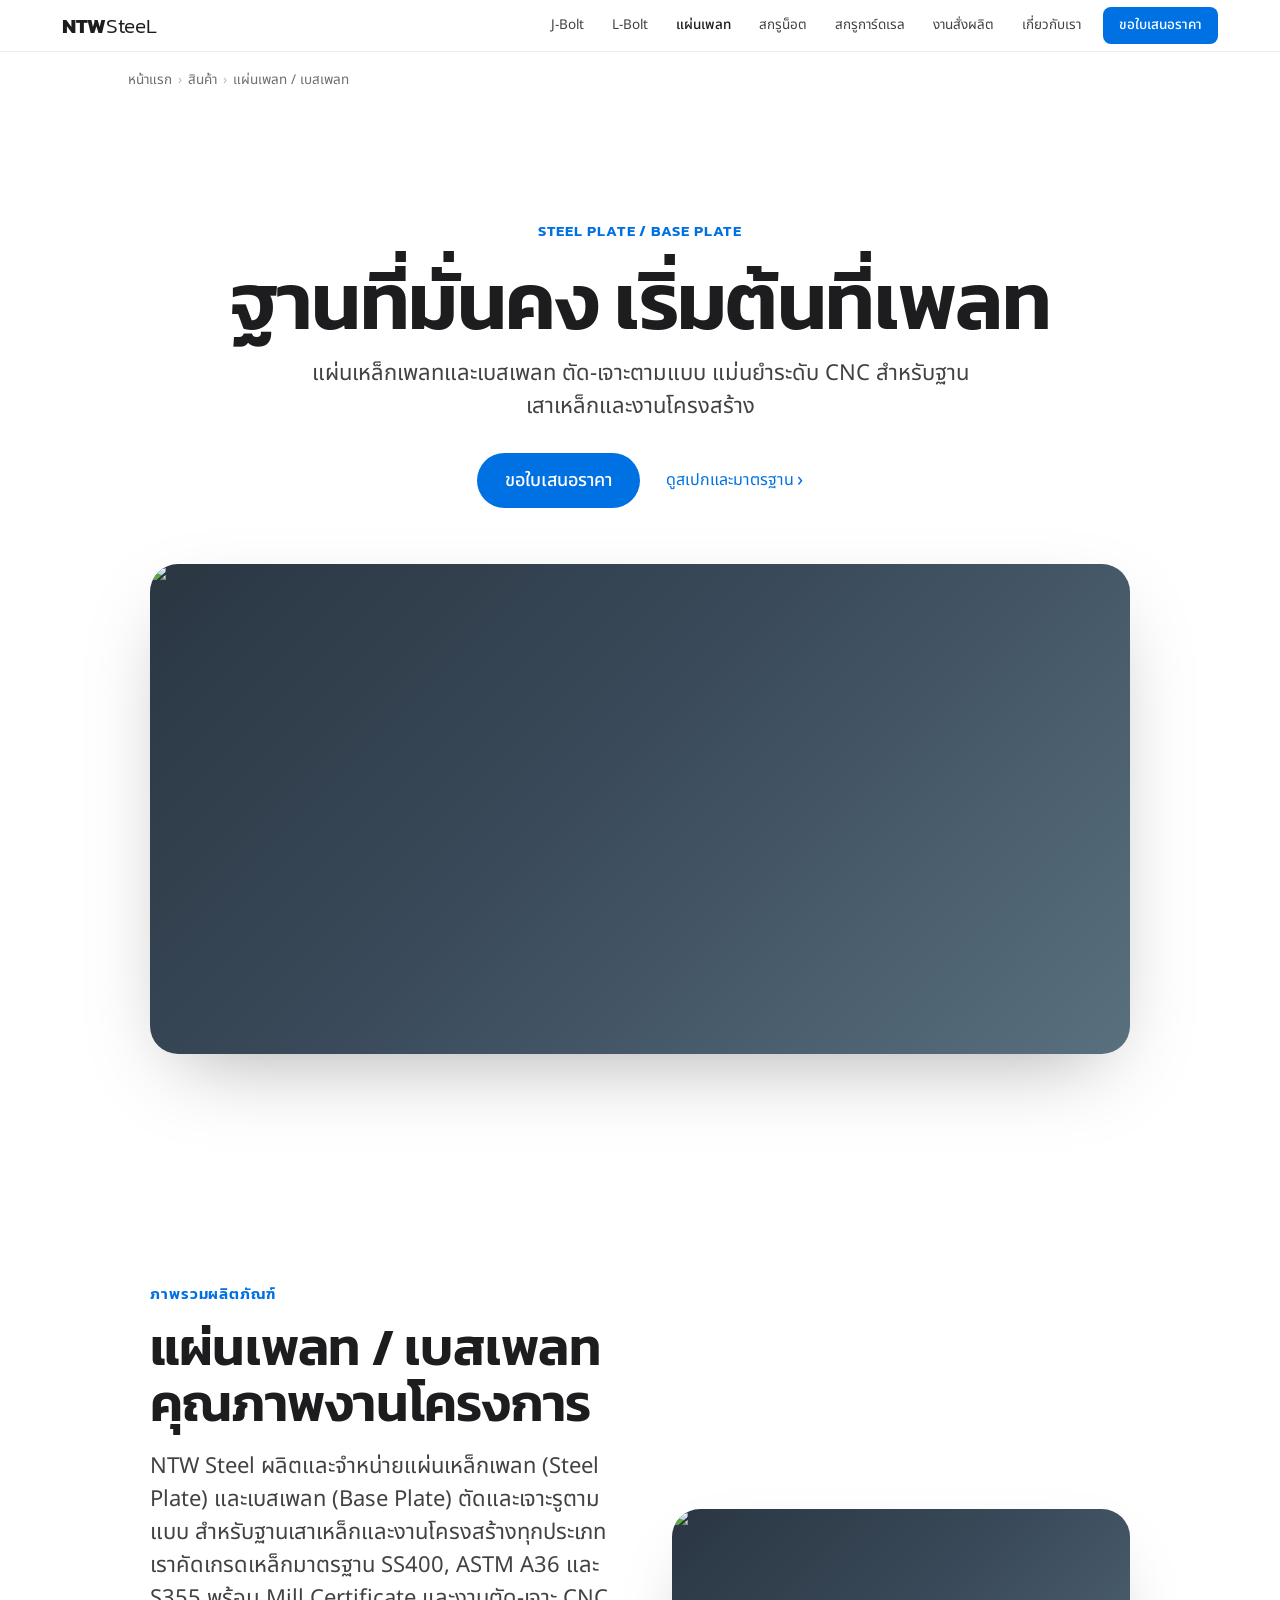
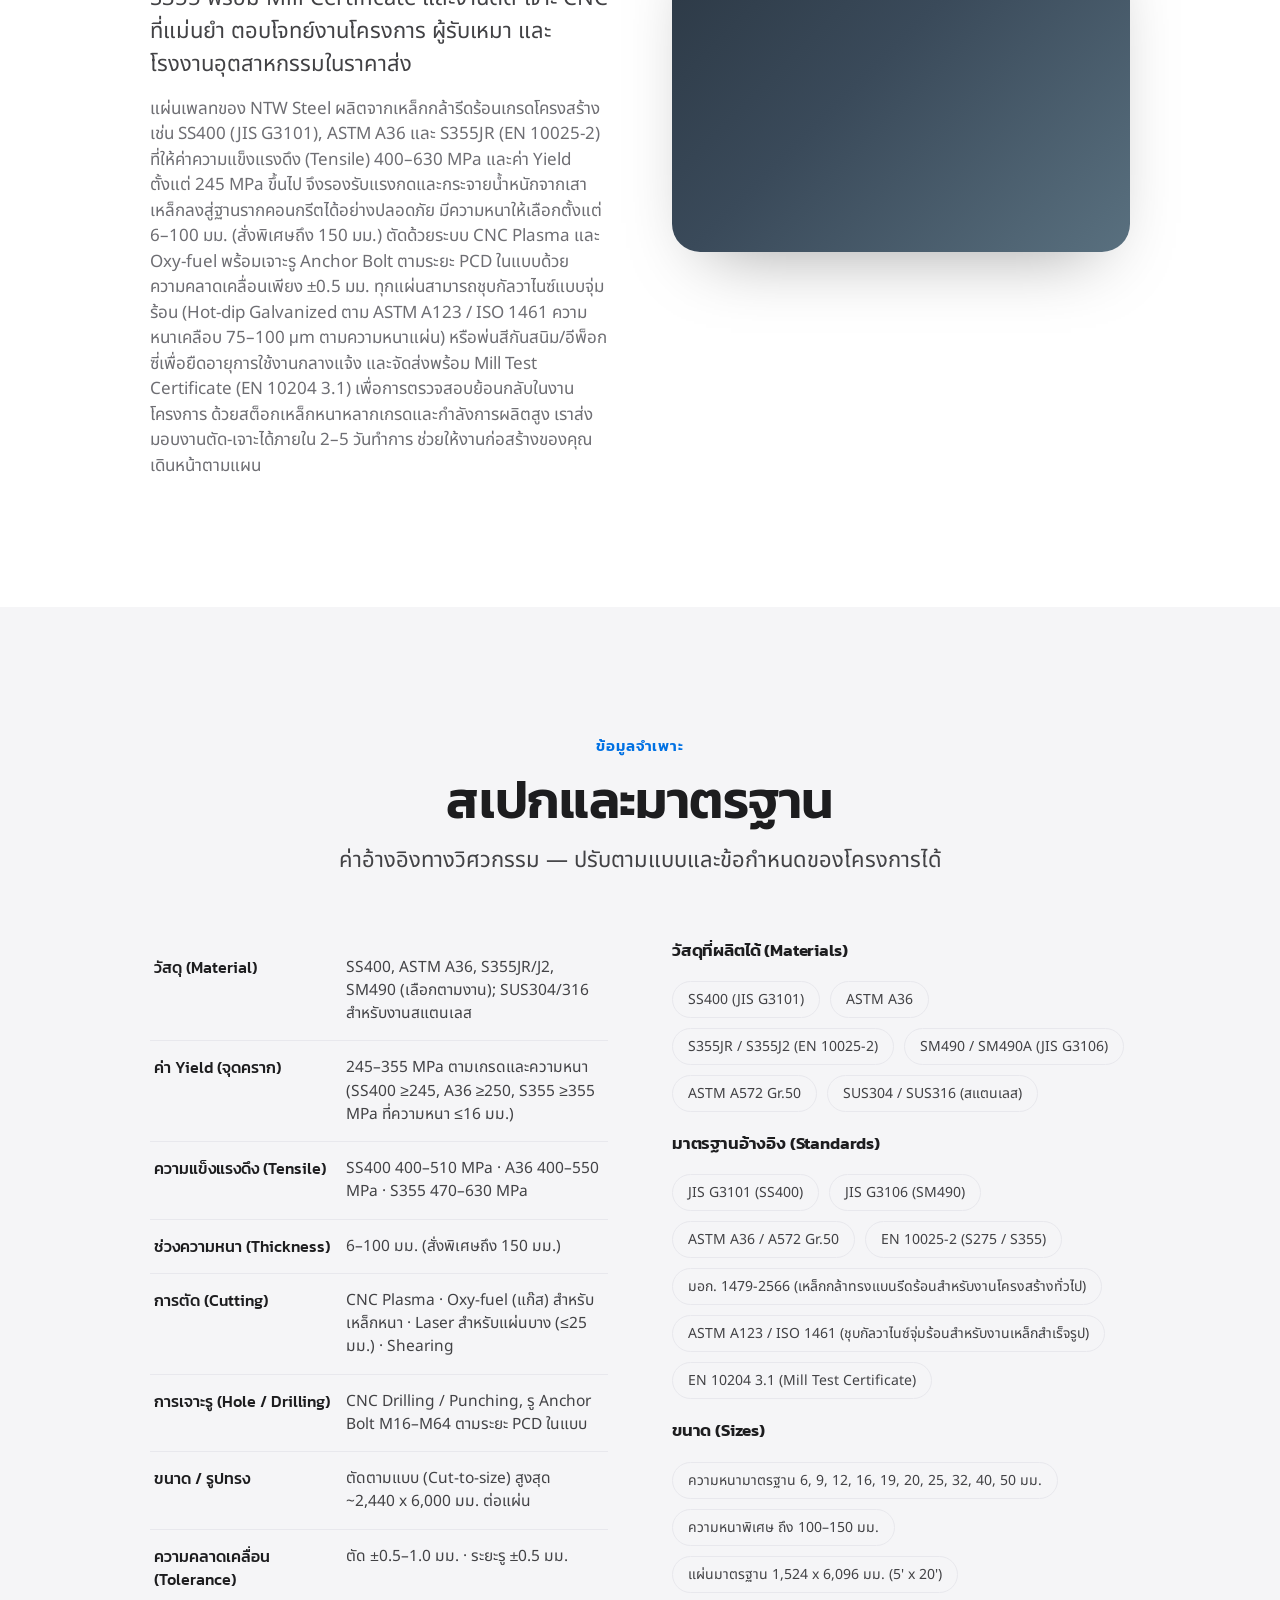
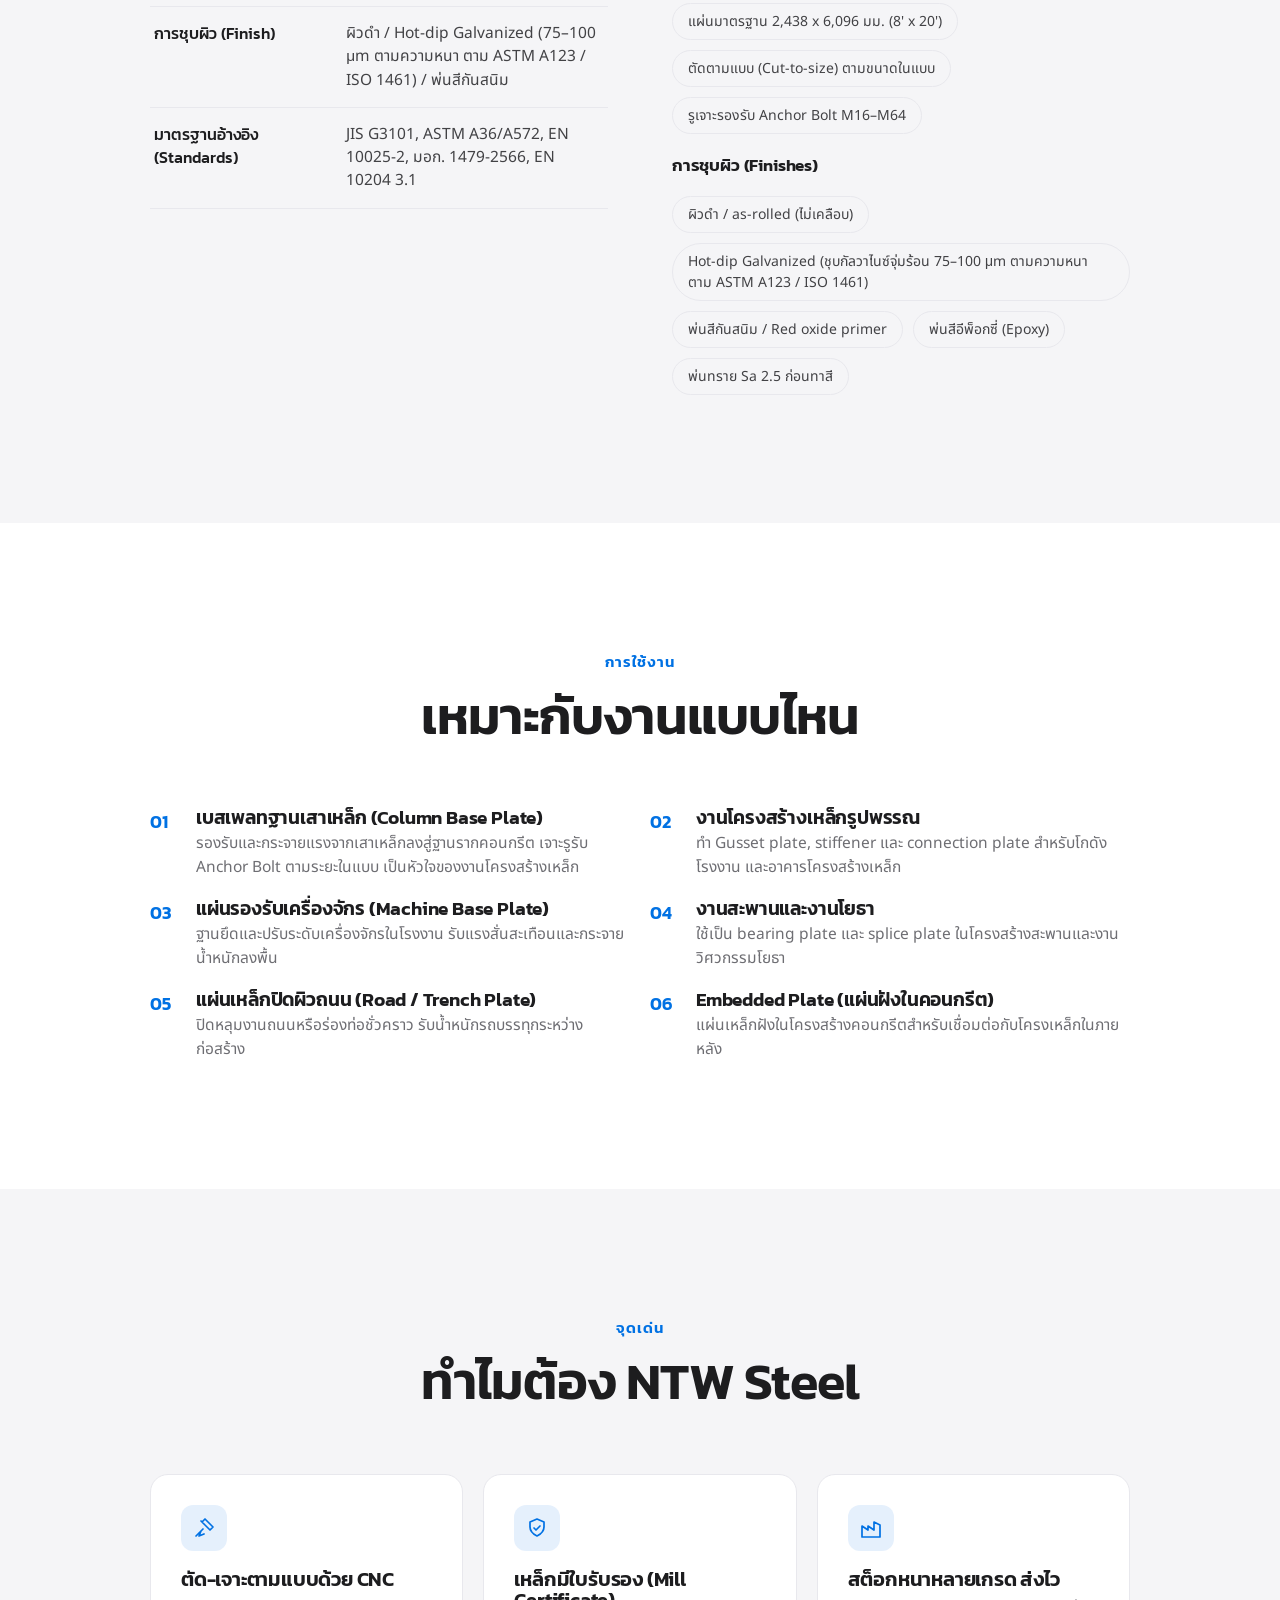
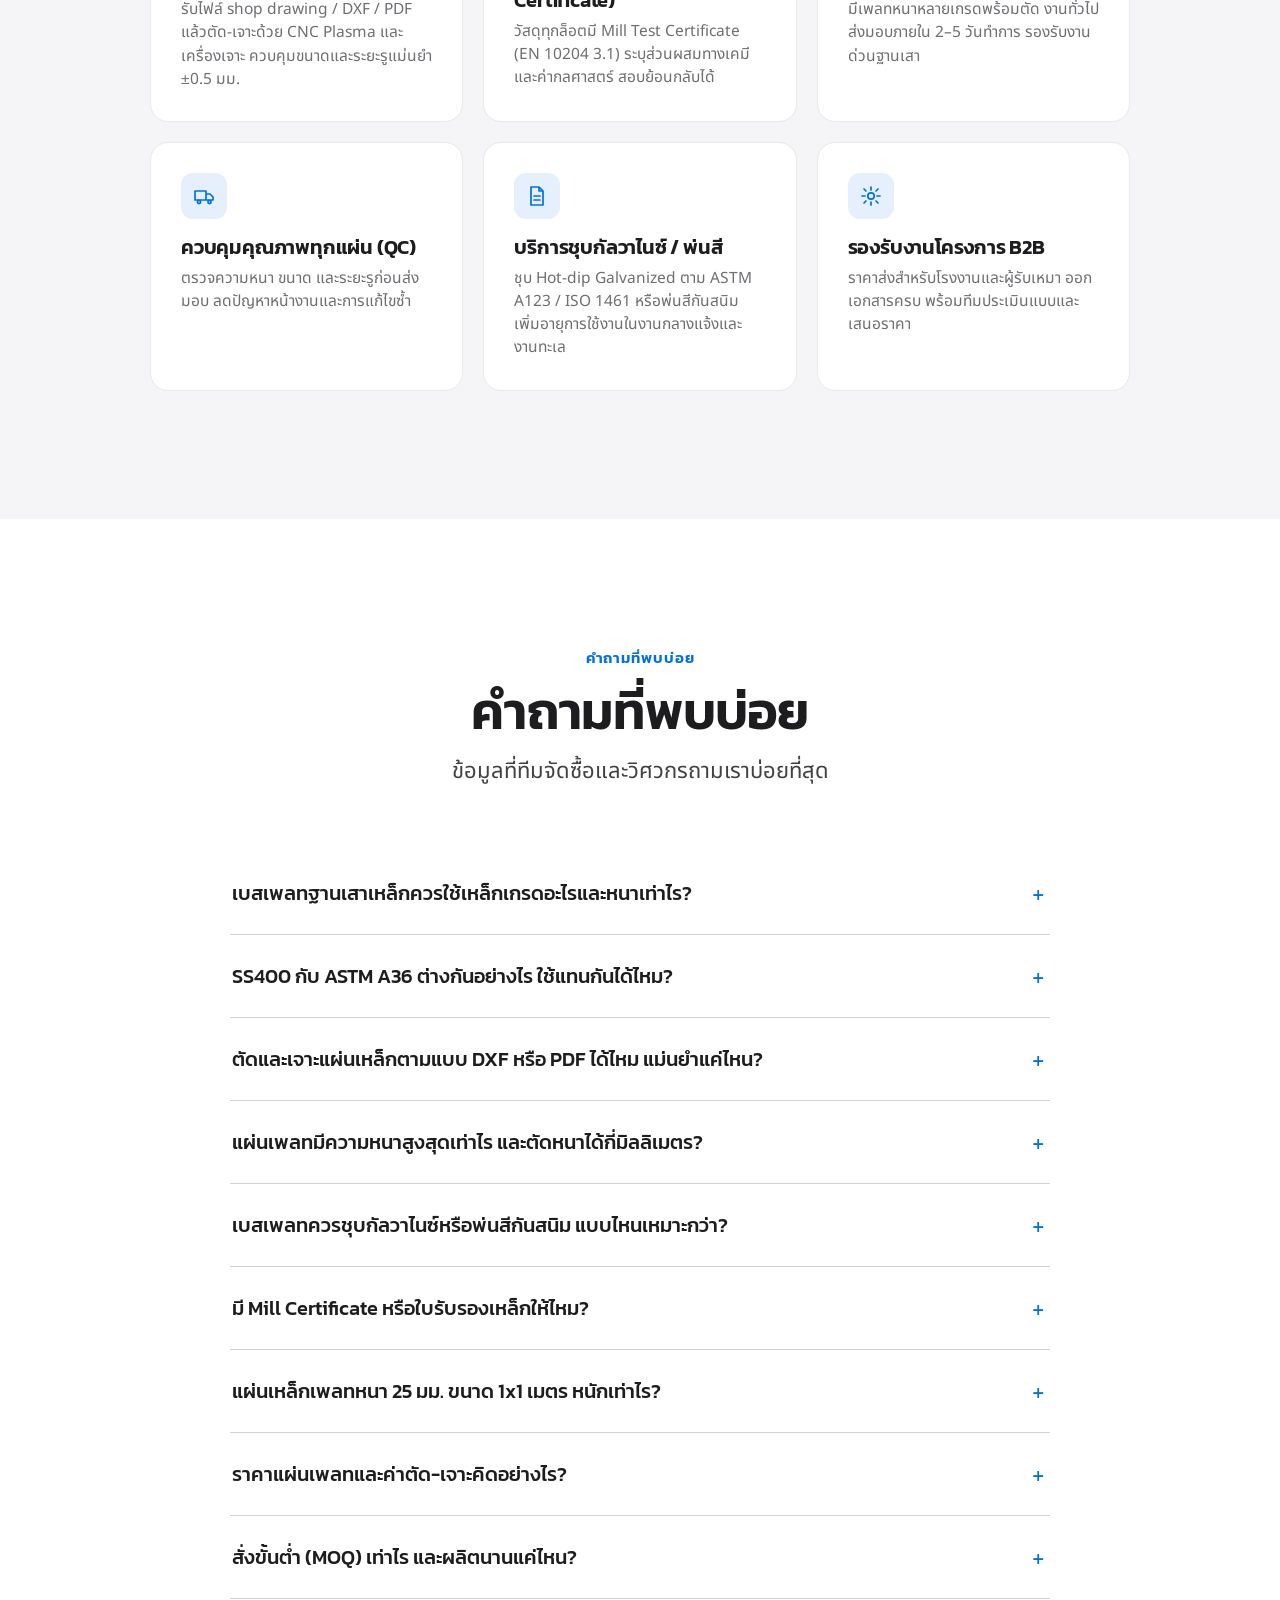
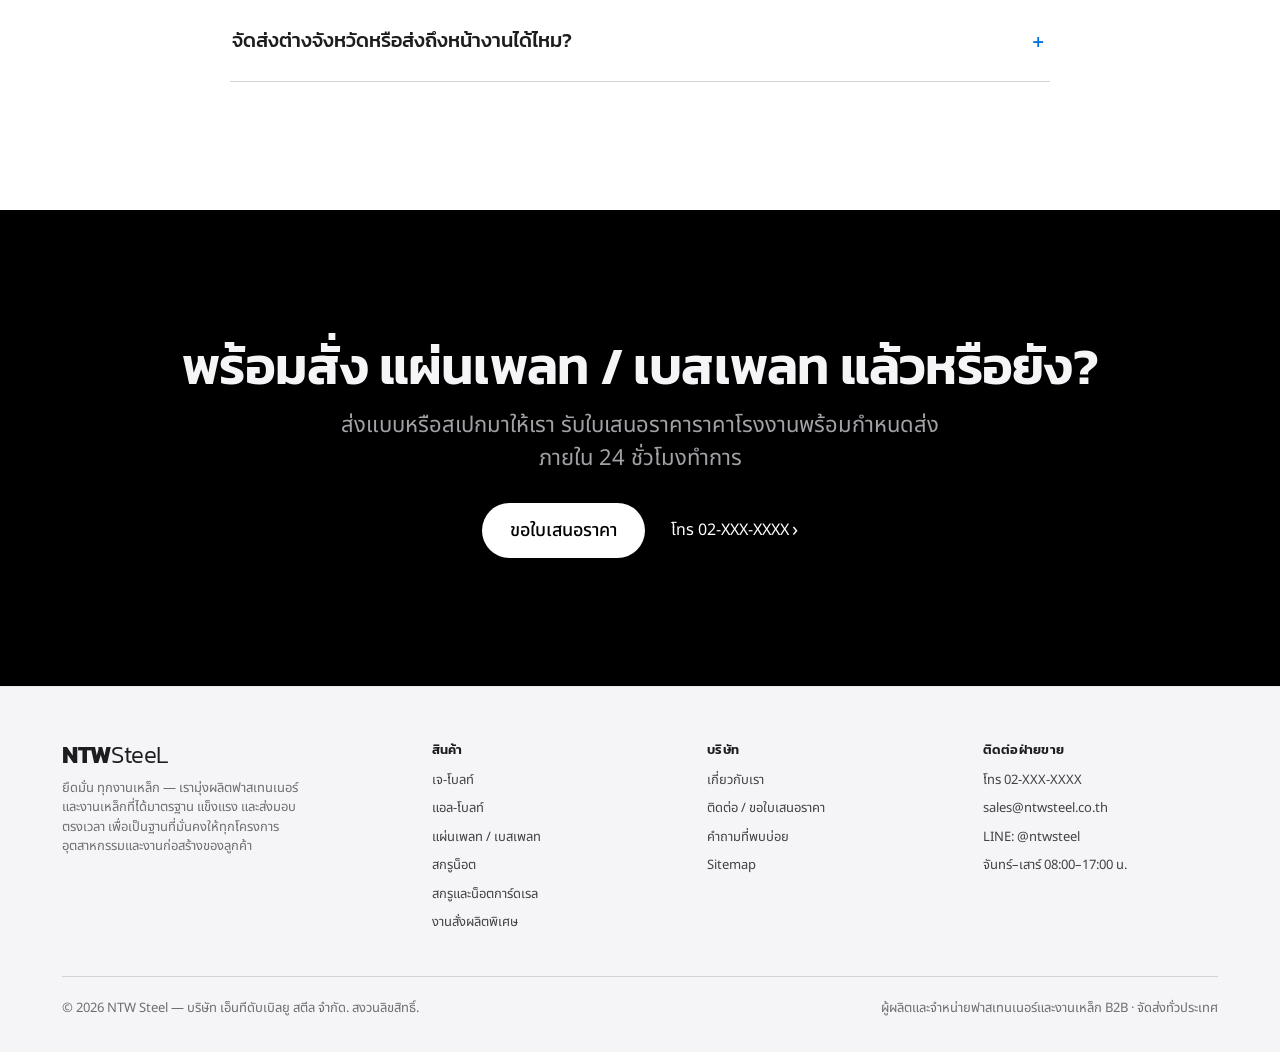
<file: plate.html>
<!DOCTYPE html>
<html lang="th">
<head>
  <meta charset="UTF-8">
  <meta name="viewport" content="width=device-width, initial-scale=1">
  <title>แผ่นเพลท / เบสเพลท (Steel Plate / Base Plate) | NTW Steel</title>
  <meta name="description" content="แผ่นเพลท/เบสเพลทฐานเสาเหล็ก ตัด-เจาะ CNC ตามแบบ เกรด SS400 A36 S355 หนา 6–100 มม. มี Mill Certificate (EN 10204 3.1) บริการชุบกัลวาไนซ์ ASTM A123 ราคาส่ง ส่งทั่วไทย 2–5 วัน">
  <meta name="keywords" content="แผ่นเพลท, เบสเพลท, base plate, steel plate, แผ่นเหล็กฐานเสา, เบสเพลทฐานเสาเหล็ก, เจาะรูเหล็กตามแบบ, ตัดเหล็ก CNC, ตัดเหล็กตามแบบ, แผ่นเหล็กหนา, SS400, ASTM A36, S355, SM490, ชุบกัลวาไนซ์, hot dip galvanized, gusset plate, stiffener, embedded plate, mill certificate เหล็ก, งานโครงสร้างเหล็ก, ราคาแผ่นเหล็กเพลท">
  <meta name="robots" content="index, follow, max-image-preview:large, max-snippet:-1, max-video-preview:-1">
  <meta name="author" content="NTW Steel">
  <link rel="canonical" href="https://www.ntwsteel.co.th/plate.html">
  <meta name="theme-color" content="#ffffff">
  <link rel="icon" type="image/svg+xml" href="assets/favicon.svg">
  <link rel="apple-touch-icon" href="assets/favicon.svg">

  <!-- Open Graph -->
  <meta property="og:type" content="product">
  <meta property="og:site_name" content="NTW Steel">
  <meta property="og:locale" content="th_TH">
  <meta property="og:title" content="แผ่นเพลท / เบสเพลท (Steel Plate / Base Plate) | NTW Steel">
  <meta property="og:description" content="แผ่นเพลท/เบสเพลทฐานเสาเหล็ก ตัด-เจาะ CNC ตามแบบ เกรด SS400 A36 S355 หนา 6–100 มม. มี Mill Certificate (EN 10204 3.1) บริการชุบกัลวาไนซ์ ASTM A123 ราคาส่ง ส่งทั่วไทย 2–5 วัน">
  <meta property="og:url" content="https://www.ntwsteel.co.th/plate.html">
  <meta property="og:image" content="https://upload.wikimedia.org/wikipedia/commons/thumb/a/a1/M%C3%BClheim_adR_-_Am_Nordhafen_-_Ancofer_01_ies.jpg/1280px-M%C3%BClheim_adR_-_Am_Nordhafen_-_Ancofer_01_ies.jpg">
  <meta property="og:image:width" content="1200">
  <meta property="og:image:height" content="630">
  <!-- Twitter -->
  <meta name="twitter:card" content="summary_large_image">
  <meta name="twitter:title" content="แผ่นเพลท / เบสเพลท (Steel Plate / Base Plate) | NTW Steel">
  <meta name="twitter:description" content="แผ่นเพลท/เบสเพลทฐานเสาเหล็ก ตัด-เจาะ CNC ตามแบบ เกรด SS400 A36 S355 หนา 6–100 มม. มี Mill Certificate (EN 10204 3.1) บริการชุบกัลวาไนซ์ ASTM A123 ราคาส่ง ส่งทั่วไทย 2–5 วัน">
  <meta name="twitter:image" content="https://upload.wikimedia.org/wikipedia/commons/thumb/a/a1/M%C3%BClheim_adR_-_Am_Nordhafen_-_Ancofer_01_ies.jpg/1280px-M%C3%BClheim_adR_-_Am_Nordhafen_-_Ancofer_01_ies.jpg">

  <!-- Fonts -->
  <link rel="preconnect" href="https://fonts.googleapis.com">
  <link rel="preconnect" href="https://fonts.gstatic.com" crossorigin>
  <link href="https://fonts.googleapis.com/css2?family=Kanit:wght@200;300;400;500;600;700&family=Noto+Sans+Thai:wght@300;400;500;600;700&display=swap" rel="stylesheet">
  <link rel="stylesheet" href="assets/styles.css">

  <script type="application/ld+json">{"@type":"Organization","@id":"https://www.ntwsteel.co.th/#organization","name":"NTW Steel","legalName":"บริษัท เอ็นทีดับเบิลยู สตีล จำกัด","alternateName":"เอ็นทีดับเบิลยู สตีล","url":"https://www.ntwsteel.co.th/","logo":"https://www.ntwsteel.co.th/assets/logo.svg","image":"https://www.ntwsteel.co.th/assets/og-cover.svg","slogan":"ยึดมั่น ทุกงานเหล็ก","description":"NTW Steel ผู้ผลิตและจำหน่ายฟาสเทนเนอร์ J-bolt L-bolt แผ่นเพลท สกรูน็อต งาน OEM และสกรูการ์ดเรล ราคาโรงงาน มีใบเซอร์ จัดส่งทั่วไทย รองรับนิติบุคคล","email":"sales@ntwsteel.co.th","telephone":"02-XXX-XXXX","areaServed":{"@type":"Country","name":"Thailand"},"address":{"@type":"PostalAddress","streetAddress":"เลขที่ XX/X หมู่ X ถนน————— ตำบล————— อำเภอ————— จังหวัด————— รหัสไปรษณีย์ XXXXX","addressLocality":"—————","addressRegion":"—————","postalCode":"XXXXX","addressCountry":"TH"},"knowsAbout":["Anchor bolt","J-bolt","L-bolt","Steel base plate","Fastener","Guardrail bolt","Hot-dip galvanizing","OEM fastener manufacturing","ASTM F1554","สลักเกลียวฝังยึด"]}</script>
  <script type="application/ld+json">{"@type":"WebSite","@id":"https://www.ntwsteel.co.th/#website","url":"https://www.ntwsteel.co.th/","name":"NTW Steel","inLanguage":"th-TH","publisher":{"@id":"https://www.ntwsteel.co.th/#organization"}}</script>
  <script type="application/ld+json">{"@type":"WebPage","@id":"https://www.ntwsteel.co.th/plate.html#webpage","url":"https://www.ntwsteel.co.th/plate.html","name":"แผ่นเพลท / เบสเพลท (Steel Plate / Base Plate) | NTW Steel","description":"แผ่นเพลท/เบสเพลทฐานเสาเหล็ก ตัด-เจาะ CNC ตามแบบ เกรด SS400 A36 S355 หนา 6–100 มม. มี Mill Certificate (EN 10204 3.1) บริการชุบกัลวาไนซ์ ASTM A123 ราคาส่ง ส่งทั่วไทย 2–5 วัน","inLanguage":"th-TH","isPartOf":{"@id":"https://www.ntwsteel.co.th/#website"},"publisher":{"@id":"https://www.ntwsteel.co.th/#organization"}}</script>
  <script type="application/ld+json">{"@type":"Product","@id":"https://www.ntwsteel.co.th/plate.html#product","name":"แผ่นเพลท / เบสเพลท (Steel Plate / Base Plate)","alternateName":"Steel Plate / Base Plate","description":"แผ่นเพลท/เบสเพลทฐานเสาเหล็ก ตัด-เจาะ CNC ตามแบบ เกรด SS400 A36 S355 หนา 6–100 มม. มี Mill Certificate (EN 10204 3.1) บริการชุบกัลวาไนซ์ ASTM A123 ราคาส่ง ส่งทั่วไทย 2–5 วัน","category":"Steel Plate / Base Plate","sku":"NTW-PLATE","brand":{"@type":"Brand","name":"NTW Steel"},"manufacturer":{"@id":"https://www.ntwsteel.co.th/#organization"},"material":"SS400 (JIS G3101), ASTM A36, S355JR / S355J2 (EN 10025-2), SM490 / SM490A (JIS G3106), ASTM A572 Gr.50, SUS304 / SUS316 (สแตนเลส)","image":["https://upload.wikimedia.org/wikipedia/commons/thumb/a/a1/M%C3%BClheim_adR_-_Am_Nordhafen_-_Ancofer_01_ies.jpg/1280px-M%C3%BClheim_adR_-_Am_Nordhafen_-_Ancofer_01_ies.jpg","https://upload.wikimedia.org/wikipedia/commons/7/7e/Anchor_bolt_in_concrete.jpg","https://upload.wikimedia.org/wikipedia/commons/thumb/4/48/I-Tr%C3%A4ger_feuerverzinkt_mit_H%C3%A4ngeloch.jpg/1280px-I-Tr%C3%A4ger_feuerverzinkt_mit_H%C3%A4ngeloch.jpg"],"additionalProperty":[{"@type":"PropertyValue","name":"วัสดุ (Material)","value":"SS400, ASTM A36, S355JR/J2, SM490 (เลือกตามงาน); SUS304/316 สำหรับงานสแตนเลส"},{"@type":"PropertyValue","name":"ค่า Yield (จุดคราก)","value":"245–355 MPa ตามเกรดและความหนา (SS400 ≥245, A36 ≥250, S355 ≥355 MPa ที่ความหนา ≤16 มม.)"},{"@type":"PropertyValue","name":"ความแข็งแรงดึง (Tensile)","value":"SS400 400–510 MPa · A36 400–550 MPa · S355 470–630 MPa"},{"@type":"PropertyValue","name":"ช่วงความหนา (Thickness)","value":"6–100 มม. (สั่งพิเศษถึง 150 มม.)"},{"@type":"PropertyValue","name":"การตัด (Cutting)","value":"CNC Plasma · Oxy-fuel (แก๊ส) สำหรับเหล็กหนา · Laser สำหรับแผ่นบาง (≤25 มม.) · Shearing"},{"@type":"PropertyValue","name":"การเจาะรู (Hole / Drilling)","value":"CNC Drilling / Punching, รู Anchor Bolt M16–M64 ตามระยะ PCD ในแบบ"},{"@type":"PropertyValue","name":"ขนาด / รูปทรง","value":"ตัดตามแบบ (Cut-to-size) สูงสุด ~2,440 x 6,000 มม. ต่อแผ่น"},{"@type":"PropertyValue","name":"ความคลาดเคลื่อน (Tolerance)","value":"ตัด ±0.5–1.0 มม. · ระยะรู ±0.5 มม."},{"@type":"PropertyValue","name":"การชุบผิว (Finish)","value":"ผิวดำ / Hot-dip Galvanized (75–100 μm ตามความหนา ตาม ASTM A123 / ISO 1461) / พ่นสีกันสนิม"},{"@type":"PropertyValue","name":"มาตรฐานอ้างอิง (Standards)","value":"JIS G3101, ASTM A36/A572, EN 10025-2, มอก. 1479-2566, EN 10204 3.1"}],"offers":{"@type":"Offer","url":"https://www.ntwsteel.co.th/plate.html","availability":"https://schema.org/InStock","itemCondition":"https://schema.org/NewCondition","priceCurrency":"THB","businessFunction":"http://purl.org/goodrelations/v1#Sell","seller":{"@id":"https://www.ntwsteel.co.th/#organization"},"areaServed":{"@type":"Country","name":"Thailand"}}}</script>
  <script type="application/ld+json">{"@type":"BreadcrumbList","itemListElement":[{"@type":"ListItem","position":1,"name":"หน้าแรก","item":"https://www.ntwsteel.co.th/"},{"@type":"ListItem","position":2,"name":"สินค้า","item":"https://www.ntwsteel.co.th/#products"},{"@type":"ListItem","position":3,"name":"แผ่นเพลท / เบสเพลท (Steel Plate / Base Plate)","item":"https://www.ntwsteel.co.th/plate.html"}]}</script>
  <script type="application/ld+json">{"@type":"FAQPage","@id":"https://www.ntwsteel.co.th/plate.html#faq","mainEntity":[{"@type":"Question","name":"เบสเพลทฐานเสาเหล็กควรใช้เหล็กเกรดอะไรและหนาเท่าไร?","acceptedAnswer":{"@type":"Answer","text":"งานทั่วไปนิยมใช้ SS400 หรือ ASTM A36 ส่วนงานรับแรงสูงใช้ S355JR/J2 หรือ SM490 ความหนาเบสเพลทที่พบบ่อยอยู่ที่ 12–40 มม. โดยกำหนดตามแรงกดจากเสาและระยะ Anchor Bolt ที่วิศวกรระบุในแบบ"}},{"@type":"Question","name":"SS400 กับ ASTM A36 ต่างกันอย่างไร ใช้แทนกันได้ไหม?","acceptedAnswer":{"@type":"Answer","text":"ทั้งคู่เป็นเหล็กโครงสร้างคาร์บอนที่คุณสมบัติใกล้เคียงกันมาก SS400 (JIS) มี Yield ≥245 MPa ส่วน A36 (ASTM) มี Yield ≥250 MPa จึงใช้ทดแทนกันได้ในงานเบสเพลททั่วไป แต่ควรยืนยันเกรดตามที่แบบวิศวกรระบุ"}},{"@type":"Question","name":"ตัดและเจาะแผ่นเหล็กตามแบบ DXF หรือ PDF ได้ไหม แม่นยำแค่ไหน?","acceptedAnswer":{"@type":"Answer","text":"ได้ ส่งไฟล์ DXF/PDF หรือ shop drawing ที่ระบุขนาด ความหนา และตำแหน่งรูมาได้เลย เราตัดด้วย CNC Plasma/Oxy-fuel และเจาะด้วย CNC ควบคุมระยะรู PCD คลาดเคลื่อนประมาณ ±0.5 มม. พร้อมยืนยันแบบก่อนผลิต"}},{"@type":"Question","name":"แผ่นเพลทมีความหนาสูงสุดเท่าไร และตัดหนาได้กี่มิลลิเมตร?","acceptedAnswer":{"@type":"Answer","text":"มีสต็อกความหนา 6–100 มม. และรับตัด-เจาะได้ถึงประมาณ 150 มม. ตามวิธีตัด เหล็กหนา 40 มม. ขึ้นไปตัดด้วย Oxy-fuel ส่วนแผ่นบางใช้ Plasma หรือ Laser"}},{"@type":"Question","name":"เบสเพลทควรชุบกัลวาไนซ์หรือพ่นสีกันสนิม แบบไหนเหมาะกว่า?","acceptedAnswer":{"@type":"Answer","text":"งานกลางแจ้ง งานใกล้ทะเล หรืองานฝังดินควรชุบ Hot-dip Galvanized (75–100 μm ตาม ASTM A123 / ISO 1461) เพราะทนการกัดกร่อนได้นานกว่ามาก ส่วนงานในร่มใช้พ่นสีกันสนิม/อีพ็อกซี่ก็เพียงพอและประหยัดกว่า"}},{"@type":"Question","name":"มี Mill Certificate หรือใบรับรองเหล็กให้ไหม?","acceptedAnswer":{"@type":"Answer","text":"มี เราแนบ Mill Test Certificate ตามมาตรฐาน EN 10204 3.1 ทุกล็อต ระบุส่วนผสมทางเคมีและค่ากลศาสตร์ (Yield/Tensile) ของเกรดเหล็ก เพื่อการตรวจสอบย้อนกลับในงานโครงการ"}},{"@type":"Question","name":"แผ่นเหล็กเพลทหนา 25 มม. ขนาด 1x1 เมตร หนักเท่าไร?","acceptedAnswer":{"@type":"Answer","text":"เหล็กหนักประมาณ 7.85 กก./ตร.ม. ต่อความหนา 1 มม. ดังนั้นแผ่น 1x1 เมตร หนา 25 มม. จะหนักประมาณ 196 กก. (7.85 × 25) ใช้ตัวเลขนี้ประเมินราคาตามน้ำหนักได้"}},{"@type":"Question","name":"ราคาแผ่นเพลทและค่าตัด-เจาะคิดอย่างไร?","acceptedAnswer":{"@type":"Answer","text":"คิดตามน้ำหนัก (บาท/กก.) ตามเกรดและความหนา บวกค่าตัด ค่าเจาะรู และค่าชุบ/พ่นสีตามงาน ส่งแบบหรือรายการมาเพื่อขอใบเสนอราคาที่แม่นยำได้ทันที"}},{"@type":"Question","name":"สั่งขั้นต่ำ (MOQ) เท่าไร และผลิตนานแค่ไหน?","acceptedAnswer":{"@type":"Answer","text":"รับตั้งแต่ชิ้นเดียวสำหรับงานซ่อมหรืองานตัวอย่าง แต่ราคาส่งเริ่มคุ้มค่าที่ประมาณ 500 กก. ขึ้นไป งานตัด-เจาะทั่วไปเสร็จภายใน 2–5 วันทำการ หากชุบกัลวาไนซ์เพิ่มอีกประมาณ 3–5 วัน"}},{"@type":"Question","name":"จัดส่งต่างจังหวัดหรือส่งถึงหน้างานได้ไหม?","acceptedAnswer":{"@type":"Answer","text":"จัดส่งทั่วประเทศผ่านขนส่งพันธมิตร คิดค่าขนส่งตามระยะทางและน้ำหนัก งานโครงการขนาดใหญ่สามารถจัดรถส่งถึงหน้างานได้"}}]}</script>
</head>
<body class="">
<header class="nav">
  <div class="nav-inner">
    <a class="logo " href="index.html" aria-label="NTWSteeL หน้าแรก"><span class="logo-ntw">NTW</span><span class="logo-steel">SteeL</span></a>
    <button class="nav-toggle" aria-label="เมนู" aria-expanded="false" aria-controls="site-nav"><span></span><span></span></button>
    <nav class="nav-links" id="site-nav" aria-label="เมนูหลัก">
      <a href="j-bolt.html">J-Bolt</a><a href="l-bolt.html">L-Bolt</a><a href="plate.html">แผ่นเพลท</a><a href="screw-nut.html">สกรูน็อต</a><a href="guardrail-screw.html">สกรูการ์ดเรล</a><a href="custom.html">งานสั่งผลิต</a>
      <a href="about.html">เกี่ยวกับเรา</a>
      <a class="nav-cta" href="contact.html">ขอใบเสนอราคา</a>
    </nav>
  </div>
</header>
<main id="main">

  <nav class="wrap crumb" aria-label="breadcrumb">
    <a href="index.html">หน้าแรก</a><span>›</span><a href="index.html#products">สินค้า</a><span>›</span>แผ่นเพลท / เบสเพลท
  </nav>

  <section class="hero">
    <div class="wrap">
      <span class="eyebrow reveal">Steel Plate / Base Plate</span>
      <h1 class="display reveal d1">ฐานที่มั่นคง เริ่มต้นที่เพลท</h1>
      <p class="lead reveal d2">แผ่นเหล็กเพลทและเบสเพลท ตัด-เจาะตามแบบ แม่นยำระดับ CNC สำหรับฐานเสาเหล็กและงานโครงสร้าง</p>
      <div class="btn-row center reveal d2">
        <a class="btn btn-primary btn-lg" href="contact.html">ขอใบเสนอราคา</a>
        <a class="link-chevron" href="#specs">ดูสเปกและมาตรฐาน</a>
      </div>
    </div>
    <div class="hero-media reveal d3"><img class="ph " src="https://upload.wikimedia.org/wikipedia/commons/thumb/a/a1/M%C3%BClheim_adR_-_Am_Nordhafen_-_Ancofer_01_ies.jpg/1280px-M%C3%BClheim_adR_-_Am_Nordhafen_-_Ancofer_01_ies.jpg" alt="แผ่นเหล็กเพลทหนาหลายขนาดจัดเรียงในคลังสต็อก พร้อมตัดตามแบบสำหรับงานโครงสร้างและฐานเสา" loading="lazy" decoding="async" data-credit="Wikimedia Commons (CC BY-SA)"></div>
  </section>

  <section class="section">
    <div class="wrap">
      <div class="split">
        <div class="reveal">
          <span class="eyebrow">ภาพรวมผลิตภัณฑ์</span>
          <h2 class="headline" style="margin:12px 0 18px">แผ่นเพลท / เบสเพลท คุณภาพงานโครงการ</h2>
          <p class="lead" style="margin-bottom:16px">NTW Steel ผลิตและจำหน่ายแผ่นเหล็กเพลท (Steel Plate) และเบสเพลท (Base Plate) ตัดและเจาะรูตามแบบ สำหรับฐานเสาเหล็กและงานโครงสร้างทุกประเภท เราคัดเกรดเหล็กมาตรฐาน SS400, ASTM A36 และ S355 พร้อม Mill Certificate และงานตัด-เจาะ CNC ที่แม่นยำ ตอบโจทย์งานโครงการ ผู้รับเหมา และโรงงานอุตสาหกรรมในราคาส่ง</p>
          <p class="muted">แผ่นเพลทของ NTW Steel ผลิตจากเหล็กกล้ารีดร้อนเกรดโครงสร้าง เช่น SS400 (JIS G3101), ASTM A36 และ S355JR (EN 10025-2) ที่ให้ค่าความแข็งแรงดึง (Tensile) 400–630 MPa และค่า Yield ตั้งแต่ 245 MPa ขึ้นไป จึงรองรับแรงกดและกระจายน้ำหนักจากเสาเหล็กลงสู่ฐานรากคอนกรีตได้อย่างปลอดภัย มีความหนาให้เลือกตั้งแต่ 6–100 มม. (สั่งพิเศษถึง 150 มม.) ตัดด้วยระบบ CNC Plasma และ Oxy-fuel พร้อมเจาะรู Anchor Bolt ตามระยะ PCD ในแบบด้วยความคลาดเคลื่อนเพียง ±0.5 มม. ทุกแผ่นสามารถชุบกัลวาไนซ์แบบจุ่มร้อน (Hot-dip Galvanized ตาม ASTM A123 / ISO 1461 ความหนาเคลือบ 75–100 μm ตามความหนาแผ่น) หรือพ่นสีกันสนิม/อีพ็อกซี่เพื่อยืดอายุการใช้งานกลางแจ้ง และจัดส่งพร้อม Mill Test Certificate (EN 10204 3.1) เพื่อการตรวจสอบย้อนกลับในงานโครงการ ด้วยสต็อกเหล็กหนาหลากเกรดและกำลังการผลิตสูง เราส่งมอบงานตัด-เจาะได้ภายใน 2–5 วันทำการ ช่วยให้งานก่อสร้างของคุณเดินหน้าตามแผน</p>
        </div>
        <div class="split-media reveal d1"><img class="ph " src="https://upload.wikimedia.org/wikipedia/commons/7/7e/Anchor_bolt_in_concrete.jpg" alt="แผนภาพ Anchor Bolt (สลักเกลียวยึด) ฝังในฐานรากคอนกรีตสำหรับยึดเบสเพลทและเสาเหล็กเข้ากับฐานราก" loading="lazy" decoding="async" data-credit="Wikimedia Commons (CC BY-SA)"></div>
      </div>
    </div>
  </section>

  <section class="section bg-alt" id="specs">
    <div class="wrap">
      <div class="sec-head">
        <span class="eyebrow">ข้อมูลจำเพาะ</span>
        <h2 class="headline">สเปกและมาตรฐาน</h2>
        <p class="lead">ค่าอ้างอิงทางวิศวกรรม — ปรับตามแบบและข้อกำหนดของโครงการได้</p>
      </div>
      <div class="split" style="align-items:start">
        <div class="reveal"><div class="spec-wrap"><table class="spec-table">
        <tr><th>วัสดุ (Material)</th><td>SS400, ASTM A36, S355JR/J2, SM490 (เลือกตามงาน); SUS304/316 สำหรับงานสแตนเลส</td></tr>
        <tr><th>ค่า Yield (จุดคราก)</th><td>245–355 MPa ตามเกรดและความหนา (SS400 ≥245, A36 ≥250, S355 ≥355 MPa ที่ความหนา ≤16 มม.)</td></tr>
        <tr><th>ความแข็งแรงดึง (Tensile)</th><td>SS400 400–510 MPa · A36 400–550 MPa · S355 470–630 MPa</td></tr>
        <tr><th>ช่วงความหนา (Thickness)</th><td>6–100 มม. (สั่งพิเศษถึง 150 มม.)</td></tr>
        <tr><th>การตัด (Cutting)</th><td>CNC Plasma · Oxy-fuel (แก๊ส) สำหรับเหล็กหนา · Laser สำหรับแผ่นบาง (≤25 มม.) · Shearing</td></tr>
        <tr><th>การเจาะรู (Hole / Drilling)</th><td>CNC Drilling / Punching, รู Anchor Bolt M16–M64 ตามระยะ PCD ในแบบ</td></tr>
        <tr><th>ขนาด / รูปทรง</th><td>ตัดตามแบบ (Cut-to-size) สูงสุด ~2,440 x 6,000 มม. ต่อแผ่น</td></tr>
        <tr><th>ความคลาดเคลื่อน (Tolerance)</th><td>ตัด ±0.5–1.0 มม. · ระยะรู ±0.5 มม.</td></tr>
        <tr><th>การชุบผิว (Finish)</th><td>ผิวดำ / Hot-dip Galvanized (75–100 μm ตามความหนา ตาม ASTM A123 / ISO 1461) / พ่นสีกันสนิม</td></tr>
        <tr><th>มาตรฐานอ้างอิง (Standards)</th><td>JIS G3101, ASTM A36/A572, EN 10025-2, มอก. 1479-2566, EN 10204 3.1</td></tr>
      </table></div></div>
        <div class="stack reveal d1">
          <div class="stack" style="--space:14px">
        <h3 style="font-size:17px;margin-bottom:12px">วัสดุที่ผลิตได้ (Materials)</h3>
        <div class="chips"><span class="chip">SS400 (JIS G3101)</span><span class="chip">ASTM A36</span><span class="chip">S355JR / S355J2 (EN 10025-2)</span><span class="chip">SM490 / SM490A (JIS G3106)</span><span class="chip">ASTM A572 Gr.50</span><span class="chip">SUS304 / SUS316 (สแตนเลส)</span></div>
      </div>
          <div class="stack" style="--space:14px">
        <h3 style="font-size:17px;margin-bottom:12px">มาตรฐานอ้างอิง (Standards)</h3>
        <div class="chips"><span class="chip">JIS G3101 (SS400)</span><span class="chip">JIS G3106 (SM490)</span><span class="chip">ASTM A36 / A572 Gr.50</span><span class="chip">EN 10025-2 (S275 / S355)</span><span class="chip">มอก. 1479-2566 (เหล็กกล้าทรงแบนรีดร้อนสำหรับงานโครงสร้างทั่วไป)</span><span class="chip">ASTM A123 / ISO 1461 (ชุบกัลวาไนซ์จุ่มร้อนสำหรับงานเหล็กสำเร็จรูป)</span><span class="chip">EN 10204 3.1 (Mill Test Certificate)</span></div>
      </div>
          <div class="stack" style="--space:14px">
        <h3 style="font-size:17px;margin-bottom:12px">ขนาด (Sizes)</h3>
        <div class="chips"><span class="chip">ความหนามาตรฐาน 6, 9, 12, 16, 19, 20, 25, 32, 40, 50 มม.</span><span class="chip">ความหนาพิเศษ ถึง 100–150 มม.</span><span class="chip">แผ่นมาตรฐาน 1,524 x 6,096 มม. (5' x 20')</span><span class="chip">แผ่นมาตรฐาน 2,438 x 6,096 มม. (8' x 20')</span><span class="chip">ตัดตามแบบ (Cut-to-size) ตามขนาดในแบบ</span><span class="chip">รูเจาะรองรับ Anchor Bolt M16–M64</span></div>
      </div>
          <div class="stack" style="--space:14px">
        <h3 style="font-size:17px;margin-bottom:12px">การชุบผิว (Finishes)</h3>
        <div class="chips"><span class="chip">ผิวดำ / as-rolled (ไม่เคลือบ)</span><span class="chip">Hot-dip Galvanized (ชุบกัลวาไนซ์จุ่มร้อน 75–100 μm ตามความหนา ตาม ASTM A123 / ISO 1461)</span><span class="chip">พ่นสีกันสนิม / Red oxide primer</span><span class="chip">พ่นสีอีพ็อกซี่ (Epoxy)</span><span class="chip">พ่นทราย Sa 2.5 ก่อนทาสี</span></div>
      </div>
        </div>
      </div>
    </div>
  </section>

  <section class="section">
    <div class="wrap">
      <div class="sec-head">
        <span class="eyebrow">การใช้งาน</span>
        <h2 class="headline">เหมาะกับงานแบบไหน</h2>
      </div>
      <div class="grid grid-2">
      <div class="usecase reveal ">
        <span class="uc-num">01</span>
        <div><h3>เบสเพลทฐานเสาเหล็ก (Column Base Plate)</h3><p>รองรับและกระจายแรงจากเสาเหล็กลงสู่ฐานรากคอนกรีต เจาะรูรับ Anchor Bolt ตามระยะในแบบ เป็นหัวใจของงานโครงสร้างเหล็ก</p></div>
      </div>
      <div class="usecase reveal d1">
        <span class="uc-num">02</span>
        <div><h3>งานโครงสร้างเหล็กรูปพรรณ</h3><p>ทำ Gusset plate, stiffener และ connection plate สำหรับโกดัง โรงงาน และอาคารโครงสร้างเหล็ก</p></div>
      </div>
      <div class="usecase reveal d2">
        <span class="uc-num">03</span>
        <div><h3>แผ่นรองรับเครื่องจักร (Machine Base Plate)</h3><p>ฐานยึดและปรับระดับเครื่องจักรในโรงงาน รับแรงสั่นสะเทือนและกระจายน้ำหนักลงพื้น</p></div>
      </div>
      <div class="usecase reveal ">
        <span class="uc-num">04</span>
        <div><h3>งานสะพานและงานโยธา</h3><p>ใช้เป็น bearing plate และ splice plate ในโครงสร้างสะพานและงานวิศวกรรมโยธา</p></div>
      </div>
      <div class="usecase reveal d1">
        <span class="uc-num">05</span>
        <div><h3>แผ่นเหล็กปิดผิวถนน (Road / Trench Plate)</h3><p>ปิดหลุมงานถนนหรือร่องท่อชั่วคราว รับน้ำหนักรถบรรทุกระหว่างก่อสร้าง</p></div>
      </div>
      <div class="usecase reveal d2">
        <span class="uc-num">06</span>
        <div><h3>Embedded Plate (แผ่นฝังในคอนกรีต)</h3><p>แผ่นเหล็กฝังในโครงสร้างคอนกรีตสำหรับเชื่อมต่อกับโครงเหล็กในภายหลัง</p></div>
      </div>
      </div>
    </div>
  </section>

  <section class="section bg-alt">
    <div class="wrap">
      <div class="sec-head">
        <span class="eyebrow">จุดเด่น</span>
        <h2 class="headline">ทำไมต้อง NTW Steel</h2>
      </div>
      <div class="grid grid-3">
      <div class="fcard reveal ">
        <span class="fcard-ico"><svg viewBox="0 0 24 24" aria-hidden="true"><path d="M4 20l7-7M9 5l4 4M13 3l8 8-3 3-8-8zM9 15l-2 5 5-2" stroke="currentColor" stroke-width="1.7" fill="none" stroke-linecap="round" stroke-linejoin="round"/></svg></span>
        <h3>ตัด-เจาะตามแบบด้วย CNC</h3>
        <p>รับไฟล์ shop drawing / DXF / PDF แล้วตัด-เจาะด้วย CNC Plasma และเครื่องเจาะ ควบคุมขนาดและระยะรูแม่นยำ ±0.5 มม.</p>
      </div>
      <div class="fcard reveal d1">
        <span class="fcard-ico"><svg viewBox="0 0 24 24" aria-hidden="true"><path d="M12 3l7 3v5c0 4-3 7-7 9-4-2-7-5-7-9V6z" stroke="currentColor" stroke-width="1.7" fill="none" stroke-linejoin="round"/><path d="M9 12l2 2 4-4" stroke="currentColor" stroke-width="1.7" fill="none" stroke-linecap="round" stroke-linejoin="round"/></svg></span>
        <h3>เหล็กมีใบรับรอง (Mill Certificate)</h3>
        <p>วัสดุทุกล็อตมี Mill Test Certificate (EN 10204 3.1) ระบุส่วนผสมทางเคมีและค่ากลศาสตร์ สอบย้อนกลับได้</p>
      </div>
      <div class="fcard reveal d2">
        <span class="fcard-ico"><svg viewBox="0 0 24 24" aria-hidden="true"><path d="M3 21V10l6 4V10l6 4V6l6 3v12z" stroke="currentColor" stroke-width="1.7" fill="none" stroke-linejoin="round"/></svg></span>
        <h3>สต็อกหนาหลายเกรด ส่งไว</h3>
        <p>มีเพลทหนาหลายเกรดพร้อมตัด งานทั่วไปส่งมอบภายใน 2–5 วันทำการ รองรับงานด่วนฐานเสา</p>
      </div>
      <div class="fcard reveal ">
        <span class="fcard-ico"><svg viewBox="0 0 24 24" aria-hidden="true"><path d="M3 7h11v9H3zM14 10h4l3 3v3h-7z" stroke="currentColor" stroke-width="1.7" fill="none" stroke-linejoin="round"/><circle cx="7" cy="18" r="1.6" stroke="currentColor" stroke-width="1.7" fill="none"/><circle cx="17.5" cy="18" r="1.6" stroke="currentColor" stroke-width="1.7" fill="none"/></svg></span>
        <h3>ควบคุมคุณภาพทุกแผ่น (QC)</h3>
        <p>ตรวจความหนา ขนาด และระยะรูก่อนส่งมอบ ลดปัญหาหน้างานและการแก้ไขซ้ำ</p>
      </div>
      <div class="fcard reveal d1">
        <span class="fcard-ico"><svg viewBox="0 0 24 24" aria-hidden="true"><path d="M6 3h8l4 4v14H6zM14 3v4h4" stroke="currentColor" stroke-width="1.7" fill="none" stroke-linejoin="round"/><path d="M9 12h6M9 16h6" stroke="currentColor" stroke-width="1.7" stroke-linecap="round"/></svg></span>
        <h3>บริการชุบกัลวาไนซ์ / พ่นสี</h3>
        <p>ชุบ Hot-dip Galvanized ตาม ASTM A123 / ISO 1461 หรือพ่นสีกันสนิม เพิ่มอายุการใช้งานในงานกลางแจ้งและงานทะเล</p>
      </div>
      <div class="fcard reveal d2">
        <span class="fcard-ico"><svg viewBox="0 0 24 24" aria-hidden="true"><circle cx="12" cy="12" r="3.2" stroke="currentColor" stroke-width="1.7" fill="none"/><path d="M12 3v3M12 18v3M3 12h3M18 12h3M5 5l2 2M17 17l2 2M19 5l-2 2M7 17l-2 2" stroke="currentColor" stroke-width="1.7" stroke-linecap="round"/></svg></span>
        <h3>รองรับงานโครงการ B2B</h3>
        <p>ราคาส่งสำหรับโรงงานและผู้รับเหมา ออกเอกสารครบ พร้อมทีมประเมินแบบและเสนอราคา</p>
      </div>
      </div>
    </div>
  </section>

  <section class="section" id="faq">
    <div class="wrap">
      <div class="sec-head">
        <span class="eyebrow">คำถามที่พบบ่อย</span>
        <h2 class="headline">คำถามที่พบบ่อย</h2>
        <p class="lead">ข้อมูลที่ทีมจัดซื้อและวิศวกรถามเราบ่อยที่สุด</p>
      </div>
      <div class="faq">
      <details>
        <summary>เบสเพลทฐานเสาเหล็กควรใช้เหล็กเกรดอะไรและหนาเท่าไร?</summary>
        <div class="faq-a">งานทั่วไปนิยมใช้ SS400 หรือ ASTM A36 ส่วนงานรับแรงสูงใช้ S355JR/J2 หรือ SM490 ความหนาเบสเพลทที่พบบ่อยอยู่ที่ 12–40 มม. โดยกำหนดตามแรงกดจากเสาและระยะ Anchor Bolt ที่วิศวกรระบุในแบบ</div>
      </details>
      <details>
        <summary>SS400 กับ ASTM A36 ต่างกันอย่างไร ใช้แทนกันได้ไหม?</summary>
        <div class="faq-a">ทั้งคู่เป็นเหล็กโครงสร้างคาร์บอนที่คุณสมบัติใกล้เคียงกันมาก SS400 (JIS) มี Yield ≥245 MPa ส่วน A36 (ASTM) มี Yield ≥250 MPa จึงใช้ทดแทนกันได้ในงานเบสเพลททั่วไป แต่ควรยืนยันเกรดตามที่แบบวิศวกรระบุ</div>
      </details>
      <details>
        <summary>ตัดและเจาะแผ่นเหล็กตามแบบ DXF หรือ PDF ได้ไหม แม่นยำแค่ไหน?</summary>
        <div class="faq-a">ได้ ส่งไฟล์ DXF/PDF หรือ shop drawing ที่ระบุขนาด ความหนา และตำแหน่งรูมาได้เลย เราตัดด้วย CNC Plasma/Oxy-fuel และเจาะด้วย CNC ควบคุมระยะรู PCD คลาดเคลื่อนประมาณ ±0.5 มม. พร้อมยืนยันแบบก่อนผลิต</div>
      </details>
      <details>
        <summary>แผ่นเพลทมีความหนาสูงสุดเท่าไร และตัดหนาได้กี่มิลลิเมตร?</summary>
        <div class="faq-a">มีสต็อกความหนา 6–100 มม. และรับตัด-เจาะได้ถึงประมาณ 150 มม. ตามวิธีตัด เหล็กหนา 40 มม. ขึ้นไปตัดด้วย Oxy-fuel ส่วนแผ่นบางใช้ Plasma หรือ Laser</div>
      </details>
      <details>
        <summary>เบสเพลทควรชุบกัลวาไนซ์หรือพ่นสีกันสนิม แบบไหนเหมาะกว่า?</summary>
        <div class="faq-a">งานกลางแจ้ง งานใกล้ทะเล หรืองานฝังดินควรชุบ Hot-dip Galvanized (75–100 μm ตาม ASTM A123 / ISO 1461) เพราะทนการกัดกร่อนได้นานกว่ามาก ส่วนงานในร่มใช้พ่นสีกันสนิม/อีพ็อกซี่ก็เพียงพอและประหยัดกว่า</div>
      </details>
      <details>
        <summary>มี Mill Certificate หรือใบรับรองเหล็กให้ไหม?</summary>
        <div class="faq-a">มี เราแนบ Mill Test Certificate ตามมาตรฐาน EN 10204 3.1 ทุกล็อต ระบุส่วนผสมทางเคมีและค่ากลศาสตร์ (Yield/Tensile) ของเกรดเหล็ก เพื่อการตรวจสอบย้อนกลับในงานโครงการ</div>
      </details>
      <details>
        <summary>แผ่นเหล็กเพลทหนา 25 มม. ขนาด 1x1 เมตร หนักเท่าไร?</summary>
        <div class="faq-a">เหล็กหนักประมาณ 7.85 กก./ตร.ม. ต่อความหนา 1 มม. ดังนั้นแผ่น 1x1 เมตร หนา 25 มม. จะหนักประมาณ 196 กก. (7.85 × 25) ใช้ตัวเลขนี้ประเมินราคาตามน้ำหนักได้</div>
      </details>
      <details>
        <summary>ราคาแผ่นเพลทและค่าตัด-เจาะคิดอย่างไร?</summary>
        <div class="faq-a">คิดตามน้ำหนัก (บาท/กก.) ตามเกรดและความหนา บวกค่าตัด ค่าเจาะรู และค่าชุบ/พ่นสีตามงาน ส่งแบบหรือรายการมาเพื่อขอใบเสนอราคาที่แม่นยำได้ทันที</div>
      </details>
      <details>
        <summary>สั่งขั้นต่ำ (MOQ) เท่าไร และผลิตนานแค่ไหน?</summary>
        <div class="faq-a">รับตั้งแต่ชิ้นเดียวสำหรับงานซ่อมหรืองานตัวอย่าง แต่ราคาส่งเริ่มคุ้มค่าที่ประมาณ 500 กก. ขึ้นไป งานตัด-เจาะทั่วไปเสร็จภายใน 2–5 วันทำการ หากชุบกัลวาไนซ์เพิ่มอีกประมาณ 3–5 วัน</div>
      </details>
      <details>
        <summary>จัดส่งต่างจังหวัดหรือส่งถึงหน้างานได้ไหม?</summary>
        <div class="faq-a">จัดส่งทั่วประเทศผ่านขนส่งพันธมิตร คิดค่าขนส่งตามระยะทางและน้ำหนัก งานโครงการขนาดใหญ่สามารถจัดรถส่งถึงหน้างานได้</div>
      </details>
      </div>
    </div>
  </section>

  <section class="section bg-dark cta-band">
    <div class="wrap">
      <h2 class="headline reveal">พร้อมสั่ง แผ่นเพลท / เบสเพลท แล้วหรือยัง?</h2>
      <p class="lead reveal d1">ส่งแบบหรือสเปกมาให้เรา รับใบเสนอราคาราคาโรงงานพร้อมกำหนดส่งภายใน 24 ชั่วโมงทำการ</p>
      <div class="btn-row center reveal d2">
        <a class="btn btn-on-dark btn-lg" href="contact.html">ขอใบเสนอราคา</a>
        <a class="link-chevron" href="tel:02" style="color:#fff">โทร 02-XXX-XXXX</a>
      </div>
    </div>
  </section>
  
</main>
<footer class="footer">
  <div class="wrap-wide">
    <div class="footer-top">
      <div>
        <a class="logo " href="index.html" aria-label="NTWSteeL หน้าแรก"><span class="logo-ntw">NTW</span><span class="logo-steel">SteeL</span></a>
        <p class="footer-blurb">ยึดมั่น ทุกงานเหล็ก — เรามุ่งผลิตฟาสเทนเนอร์และงานเหล็กที่ได้มาตรฐาน แข็งแรง และส่งมอบตรงเวลา เพื่อเป็นฐานที่มั่นคงให้ทุกโครงการอุตสาหกรรมและงานก่อสร้างของลูกค้า</p>
      </div>
      <div>
        <h4>สินค้า</h4>
        <ul><li><a href="j-bolt.html">เจ-โบลท์</a></li><li><a href="l-bolt.html">แอล-โบลท์</a></li><li><a href="plate.html">แผ่นเพลท / เบสเพลท</a></li><li><a href="screw-nut.html">สกรูน็อต</a></li><li><a href="guardrail-screw.html">สกรูและน็อตการ์ดเรล</a></li><li><a href="custom.html">งานสั่งผลิตพิเศษ</a></li></ul>
      </div>
      <div>
        <h4>บริษัท</h4>
        <ul>
          <li><a href="about.html">เกี่ยวกับเรา</a></li>
          <li><a href="contact.html">ติดต่อ / ขอใบเสนอราคา</a></li>
          <li><a href="index.html#faq">คำถามที่พบบ่อย</a></li>
          <li><a href="sitemap.xml">Sitemap</a></li>
        </ul>
      </div>
      <div>
        <h4>ติดต่อฝ่ายขาย</h4>
        <ul>
          <li><a href="tel:02">โทร 02-XXX-XXXX</a></li>
          <li><a href="mailto:sales@ntwsteel.co.th">sales@ntwsteel.co.th</a></li>
          <li>LINE: @ntwsteel</li>
          <li>จันทร์–เสาร์ 08:00–17:00 น.</li>
        </ul>
      </div>
    </div>
    <div class="footer-bottom">
      <span>© 2026 NTW Steel — บริษัท เอ็นทีดับเบิลยู สตีล จำกัด. สงวนลิขสิทธิ์.</span>
      <span>ผู้ผลิตและจำหน่ายฟาสเทนเนอร์และงานเหล็ก B2B · จัดส่งทั่วประเทศ</span>
    </div>
  </div>
</footer>
<script src="assets/app.js" defer></script>
</body>
</html>
</file>
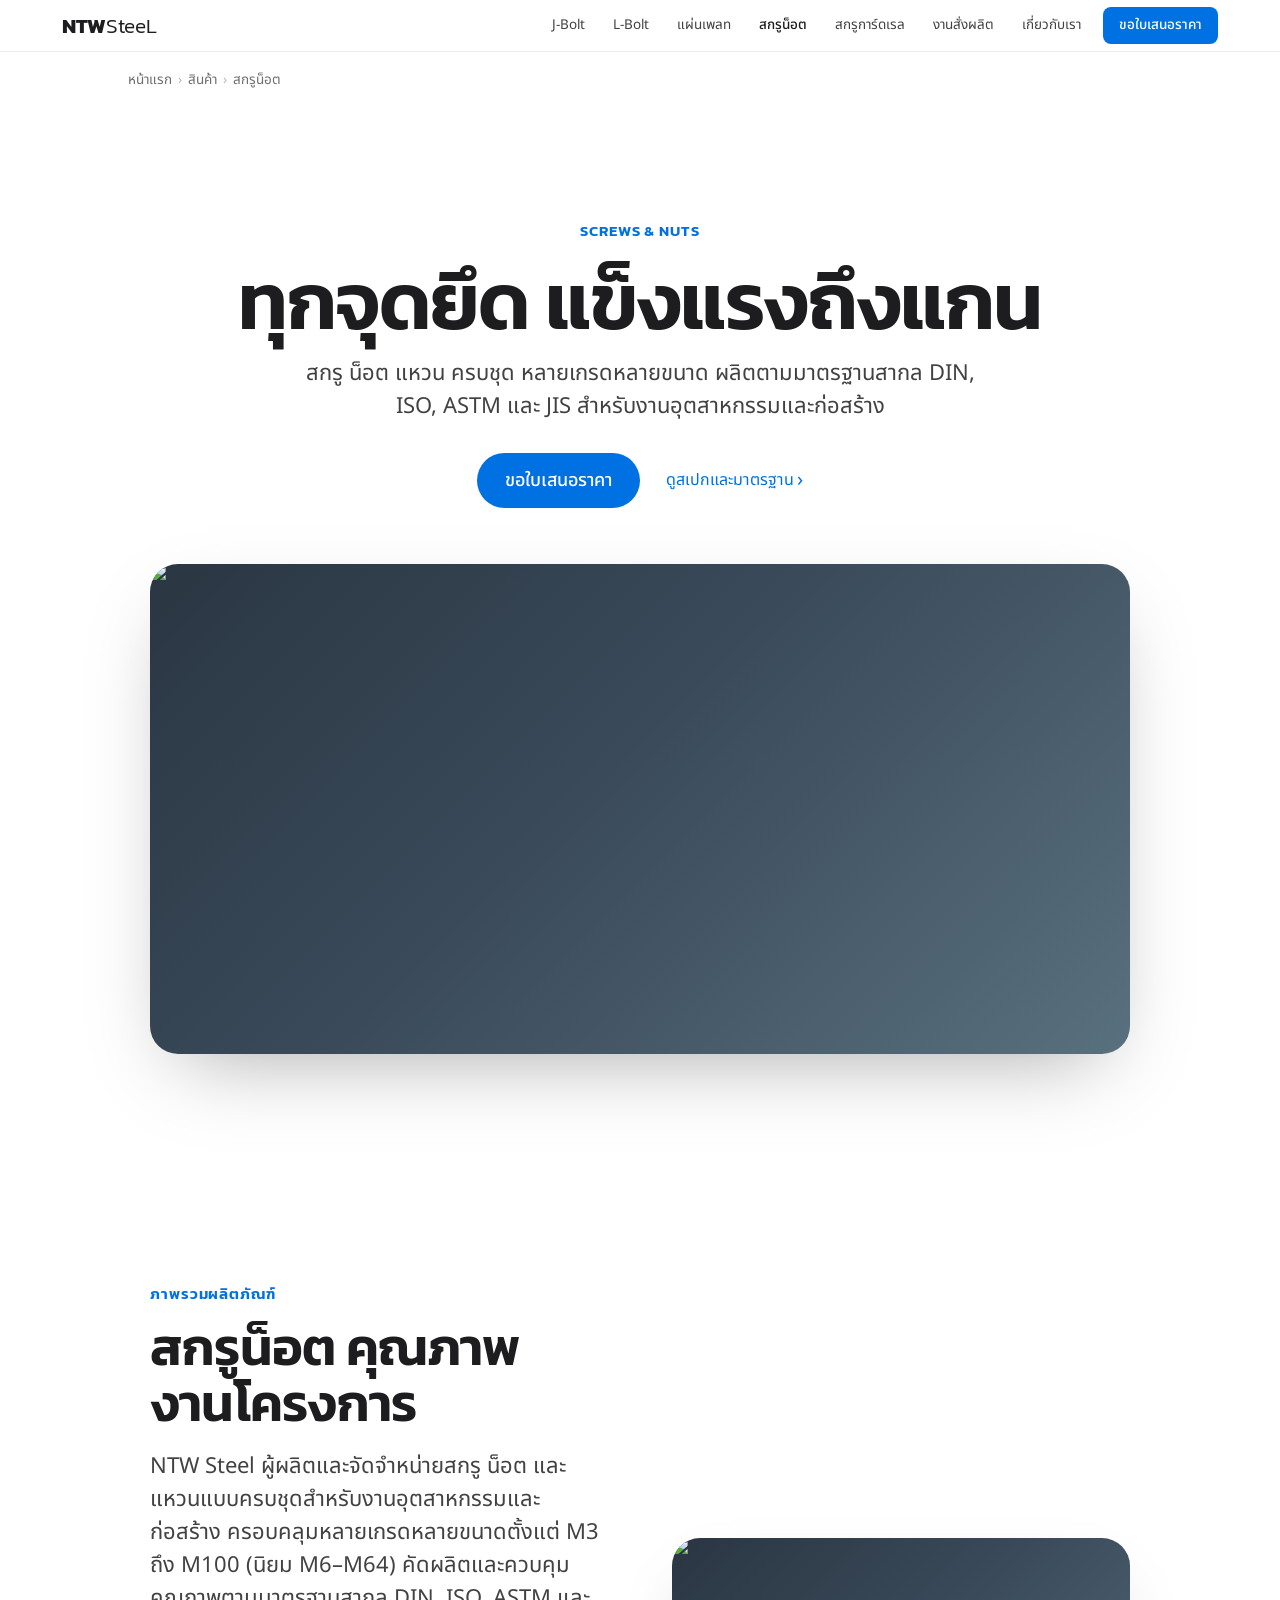
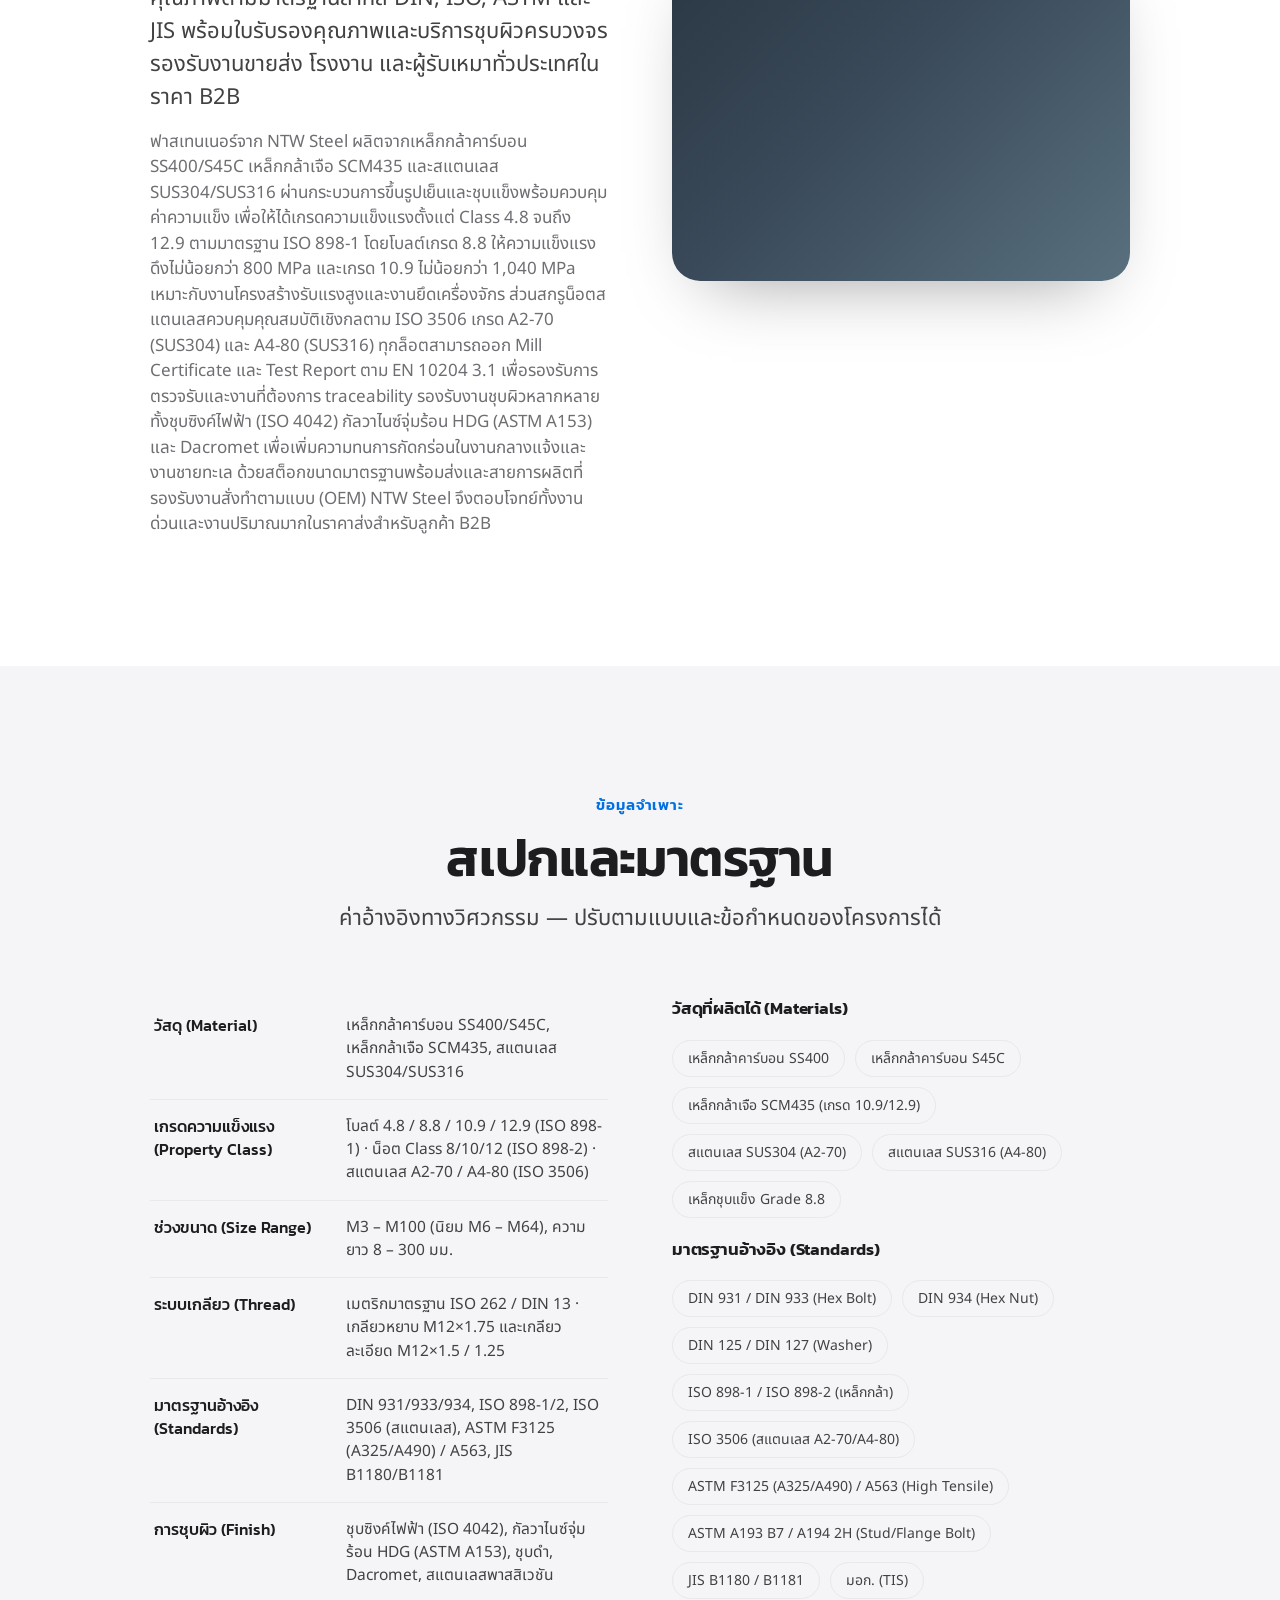
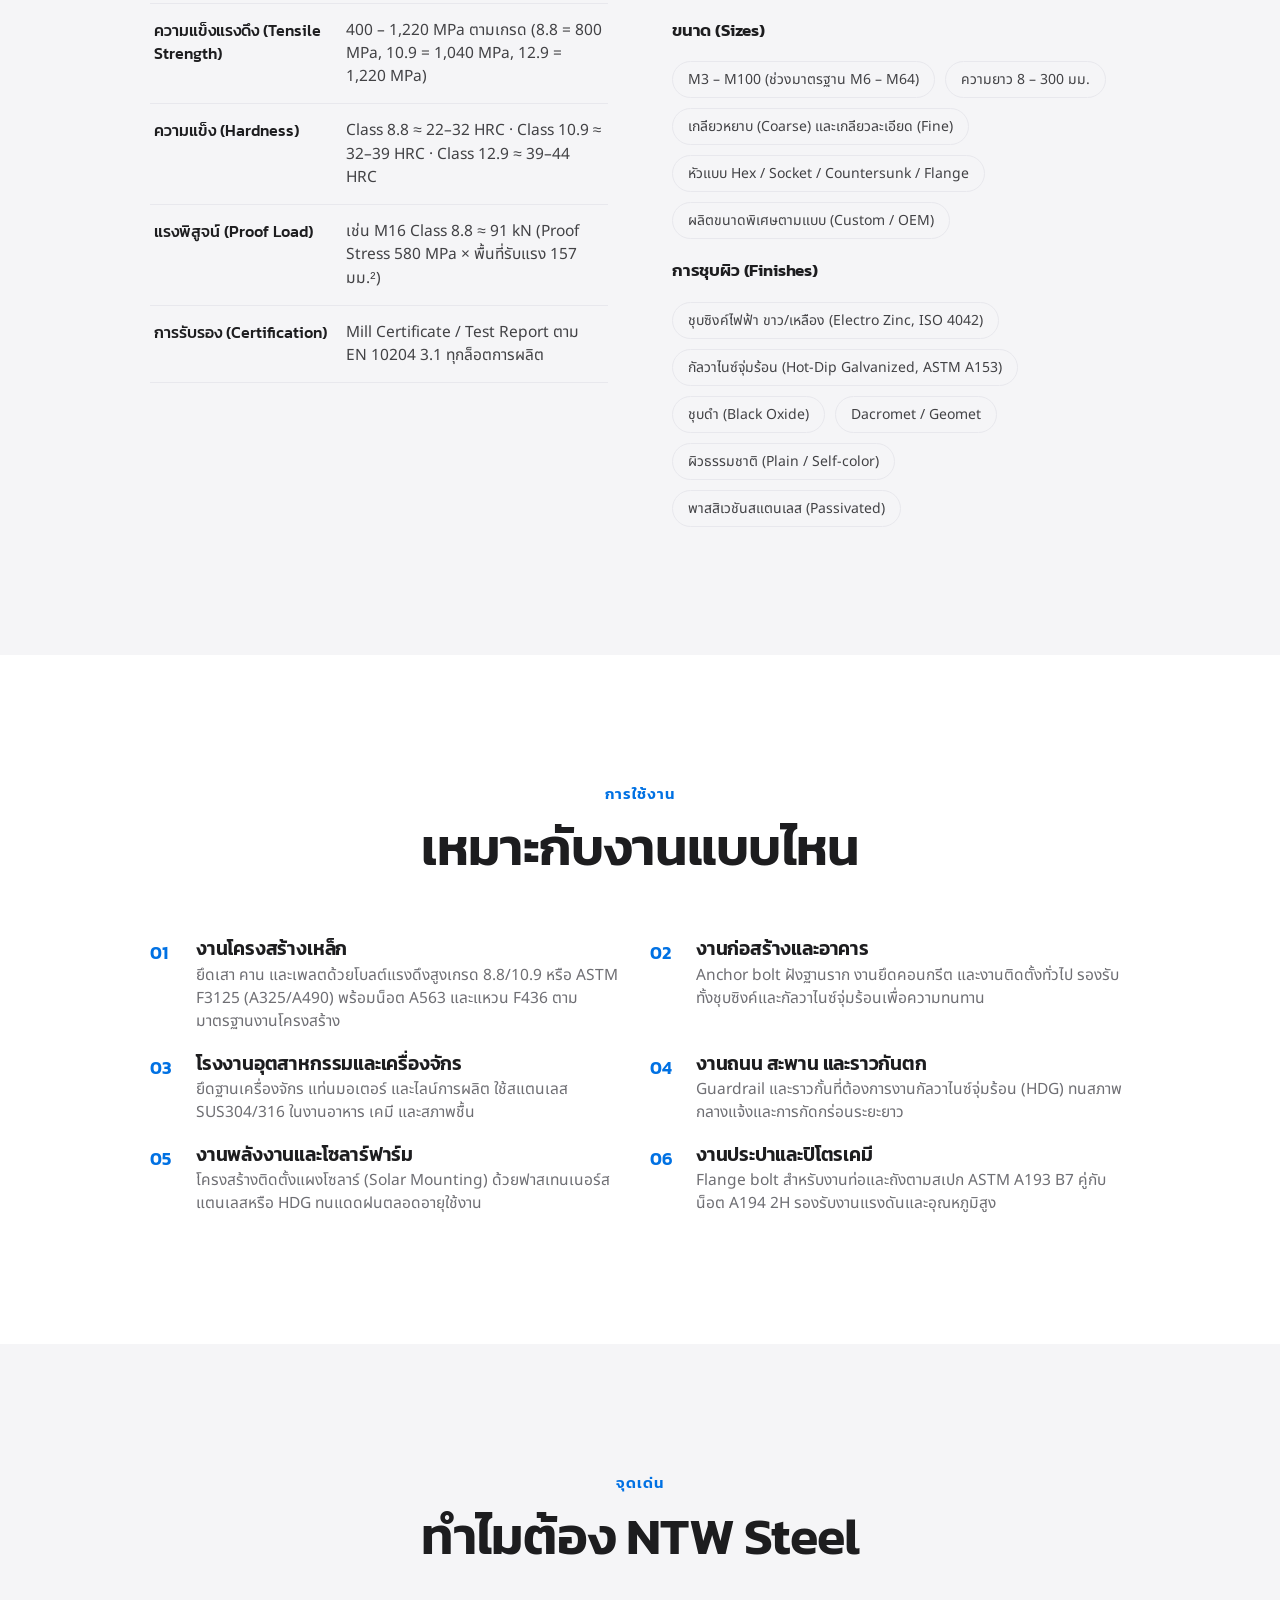
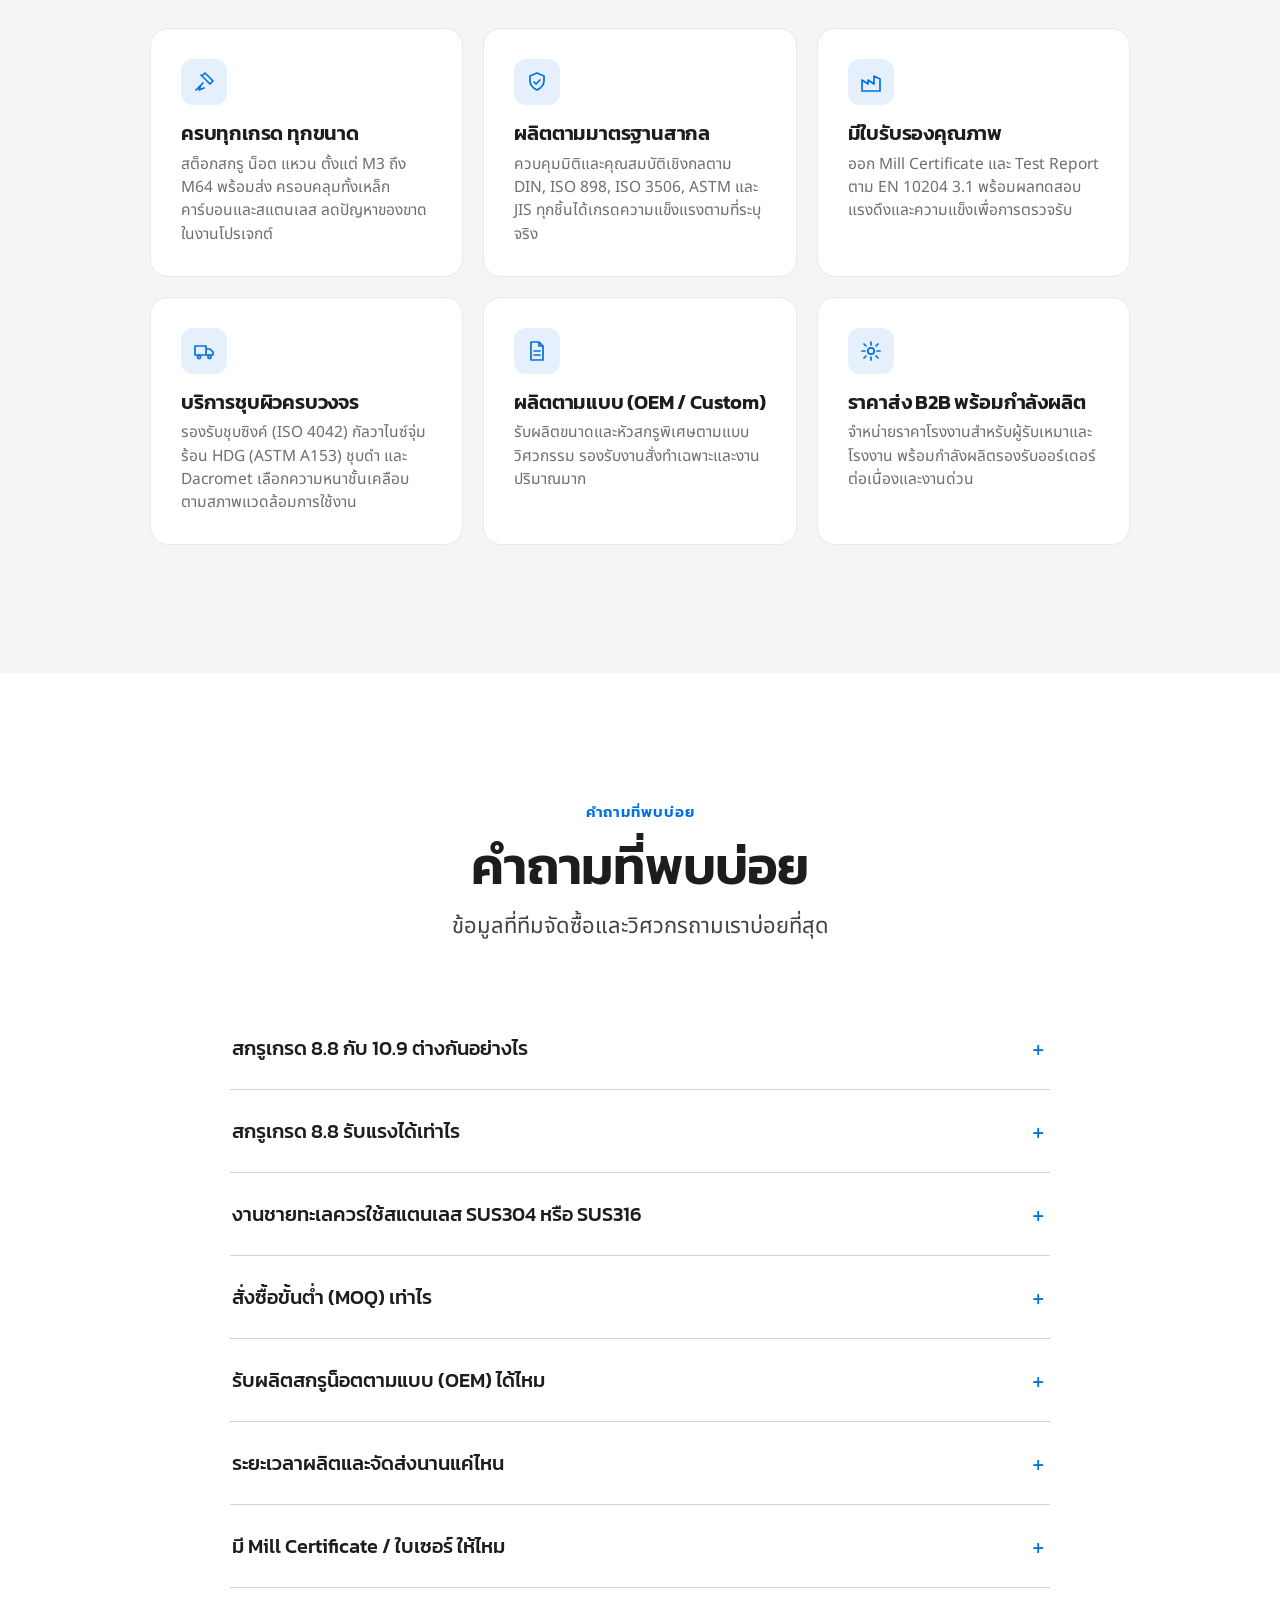
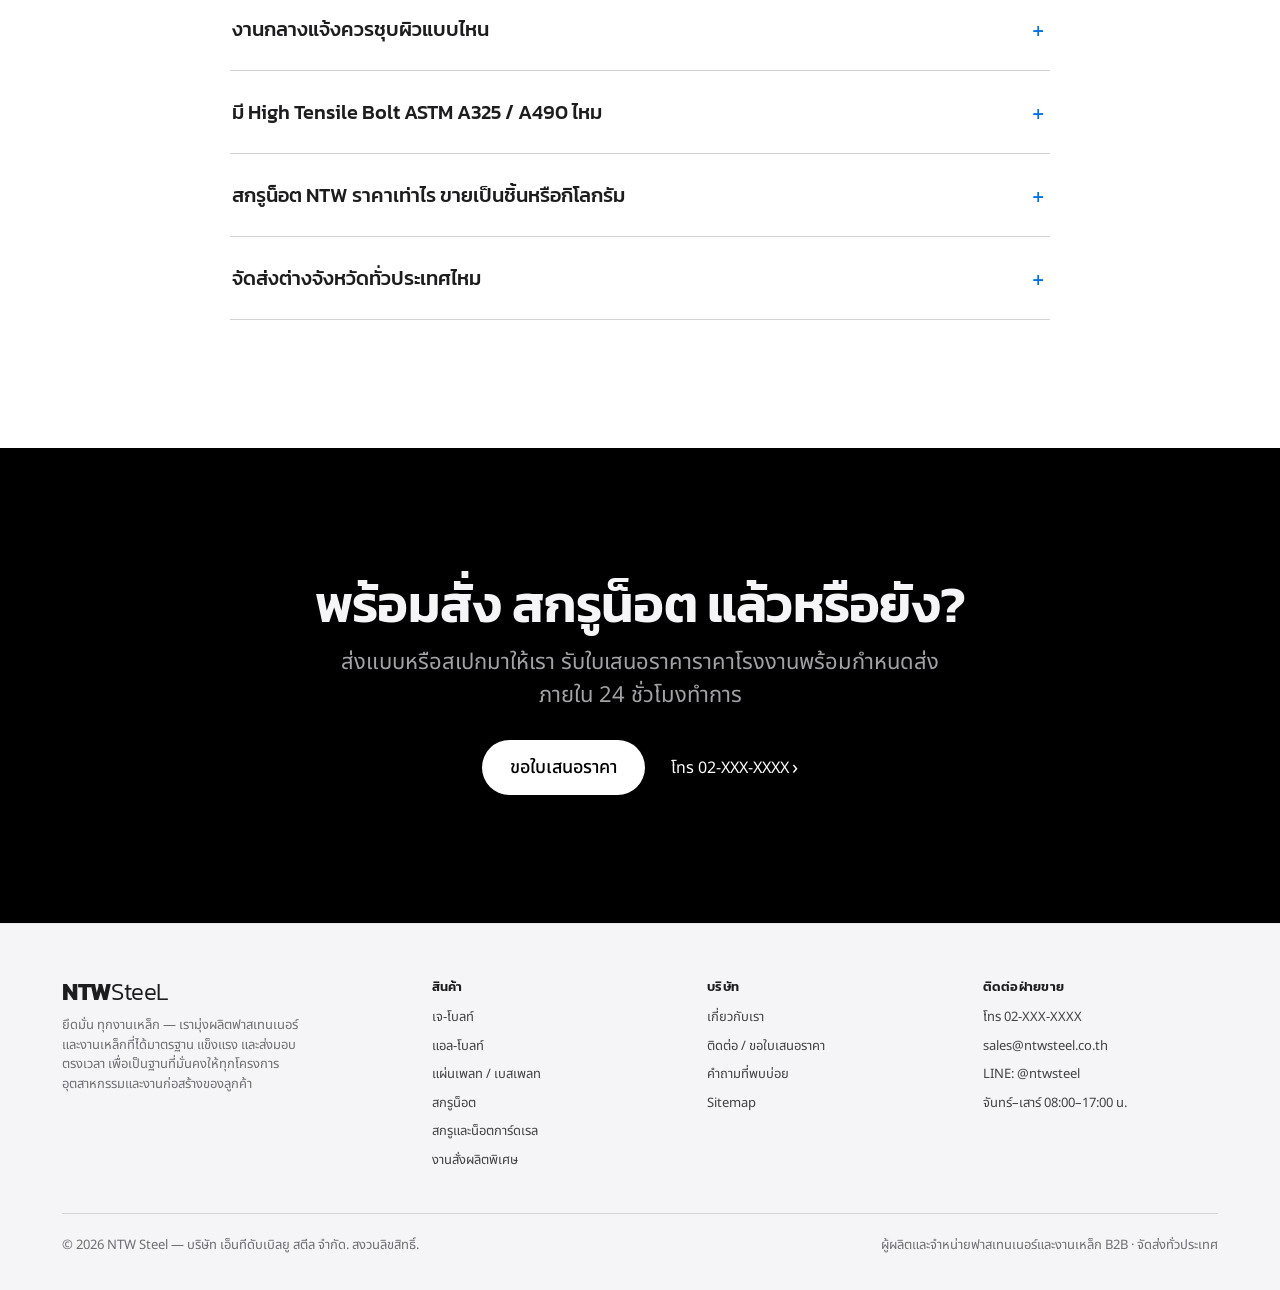
<file: screw-nut.html>
<!DOCTYPE html>
<html lang="th">
<head>
  <meta charset="UTF-8">
  <meta name="viewport" content="width=device-width, initial-scale=1">
  <title>สกรูน็อต (สกรู น็อต แหวน ครบชุด) | NTW Steel</title>
  <meta name="description" content="ผู้ผลิต-จำหน่ายสกรู น็อต แหวน สลักเกลียวแรงดึงสูง เกรด 8.8/10.9/12.9 สแตนเลส SUS304/316 ขนาด M3–M64 มาตรฐาน DIN/ISO/ASTM/JIS พร้อม Mill Cert EN 10204 3.1 ชุบซิงค์/HDG ราคาส่ง สั่งผลิต OEM — NTW Steel">
  <meta name="keywords" content="สกรู, น็อต, แหวน, สลักเกลียว, สลักเกลียวแรงดึงสูง, ฟาสเทนเนอร์, สกรูเกรด 8.8, โบลท์เกรด 10.9, น็อตหกเหลี่ยม, สแตนเลส SUS304, สแตนเลส SUS316, กัลวาไนซ์จุ่มร้อน HDG, ฟาสเทนเนอร์ราคาส่ง, bolt nut, hex bolt, ASTM A325, DIN 933, NTW Steel">
  <meta name="robots" content="index, follow, max-image-preview:large, max-snippet:-1, max-video-preview:-1">
  <meta name="author" content="NTW Steel">
  <link rel="canonical" href="https://www.ntwsteel.co.th/screw-nut.html">
  <meta name="theme-color" content="#ffffff">
  <link rel="icon" type="image/svg+xml" href="assets/favicon.svg">
  <link rel="apple-touch-icon" href="assets/favicon.svg">

  <!-- Open Graph -->
  <meta property="og:type" content="product">
  <meta property="og:site_name" content="NTW Steel">
  <meta property="og:locale" content="th_TH">
  <meta property="og:title" content="สกรูน็อต (สกรู น็อต แหวน ครบชุด) | NTW Steel">
  <meta property="og:description" content="ผู้ผลิต-จำหน่ายสกรู น็อต แหวน สลักเกลียวแรงดึงสูง เกรด 8.8/10.9/12.9 สแตนเลส SUS304/316 ขนาด M3–M64 มาตรฐาน DIN/ISO/ASTM/JIS พร้อม Mill Cert EN 10204 3.1 ชุบซิงค์/HDG ราคาส่ง สั่งผลิต OEM — NTW Steel">
  <meta property="og:url" content="https://www.ntwsteel.co.th/screw-nut.html">
  <meta property="og:image" content="https://upload.wikimedia.org/wikipedia/commons/f/fc/Bolts_and_nuts_in_the_box.jpg">
  <meta property="og:image:width" content="1200">
  <meta property="og:image:height" content="630">
  <!-- Twitter -->
  <meta name="twitter:card" content="summary_large_image">
  <meta name="twitter:title" content="สกรูน็อต (สกรู น็อต แหวน ครบชุด) | NTW Steel">
  <meta name="twitter:description" content="ผู้ผลิต-จำหน่ายสกรู น็อต แหวน สลักเกลียวแรงดึงสูง เกรด 8.8/10.9/12.9 สแตนเลส SUS304/316 ขนาด M3–M64 มาตรฐาน DIN/ISO/ASTM/JIS พร้อม Mill Cert EN 10204 3.1 ชุบซิงค์/HDG ราคาส่ง สั่งผลิต OEM — NTW Steel">
  <meta name="twitter:image" content="https://upload.wikimedia.org/wikipedia/commons/f/fc/Bolts_and_nuts_in_the_box.jpg">

  <!-- Fonts -->
  <link rel="preconnect" href="https://fonts.googleapis.com">
  <link rel="preconnect" href="https://fonts.gstatic.com" crossorigin>
  <link href="https://fonts.googleapis.com/css2?family=Kanit:wght@200;300;400;500;600;700&family=Noto+Sans+Thai:wght@300;400;500;600;700&display=swap" rel="stylesheet">
  <link rel="stylesheet" href="assets/styles.css">

  <script type="application/ld+json">{"@type":"Organization","@id":"https://www.ntwsteel.co.th/#organization","name":"NTW Steel","legalName":"บริษัท เอ็นทีดับเบิลยู สตีล จำกัด","alternateName":"เอ็นทีดับเบิลยู สตีล","url":"https://www.ntwsteel.co.th/","logo":"https://www.ntwsteel.co.th/assets/logo.svg","image":"https://www.ntwsteel.co.th/assets/og-cover.svg","slogan":"ยึดมั่น ทุกงานเหล็ก","description":"NTW Steel ผู้ผลิตและจำหน่ายฟาสเทนเนอร์ J-bolt L-bolt แผ่นเพลท สกรูน็อต งาน OEM และสกรูการ์ดเรล ราคาโรงงาน มีใบเซอร์ จัดส่งทั่วไทย รองรับนิติบุคคล","email":"sales@ntwsteel.co.th","telephone":"02-XXX-XXXX","areaServed":{"@type":"Country","name":"Thailand"},"address":{"@type":"PostalAddress","streetAddress":"เลขที่ XX/X หมู่ X ถนน————— ตำบล————— อำเภอ————— จังหวัด————— รหัสไปรษณีย์ XXXXX","addressLocality":"—————","addressRegion":"—————","postalCode":"XXXXX","addressCountry":"TH"},"knowsAbout":["Anchor bolt","J-bolt","L-bolt","Steel base plate","Fastener","Guardrail bolt","Hot-dip galvanizing","OEM fastener manufacturing","ASTM F1554","สลักเกลียวฝังยึด"]}</script>
  <script type="application/ld+json">{"@type":"WebSite","@id":"https://www.ntwsteel.co.th/#website","url":"https://www.ntwsteel.co.th/","name":"NTW Steel","inLanguage":"th-TH","publisher":{"@id":"https://www.ntwsteel.co.th/#organization"}}</script>
  <script type="application/ld+json">{"@type":"WebPage","@id":"https://www.ntwsteel.co.th/screw-nut.html#webpage","url":"https://www.ntwsteel.co.th/screw-nut.html","name":"สกรูน็อต (สกรู น็อต แหวน ครบชุด) | NTW Steel","description":"ผู้ผลิต-จำหน่ายสกรู น็อต แหวน สลักเกลียวแรงดึงสูง เกรด 8.8/10.9/12.9 สแตนเลส SUS304/316 ขนาด M3–M64 มาตรฐาน DIN/ISO/ASTM/JIS พร้อม Mill Cert EN 10204 3.1 ชุบซิงค์/HDG ราคาส่ง สั่งผลิต OEM — NTW Steel","inLanguage":"th-TH","isPartOf":{"@id":"https://www.ntwsteel.co.th/#website"},"publisher":{"@id":"https://www.ntwsteel.co.th/#organization"}}</script>
  <script type="application/ld+json">{"@type":"Product","@id":"https://www.ntwsteel.co.th/screw-nut.html#product","name":"สกรูน็อต (สกรู น็อต แหวน ครบชุด)","alternateName":"Screws & Nuts","description":"ผู้ผลิต-จำหน่ายสกรู น็อต แหวน สลักเกลียวแรงดึงสูง เกรด 8.8/10.9/12.9 สแตนเลส SUS304/316 ขนาด M3–M64 มาตรฐาน DIN/ISO/ASTM/JIS พร้อม Mill Cert EN 10204 3.1 ชุบซิงค์/HDG ราคาส่ง สั่งผลิต OEM — NTW Steel","category":"Screws & Nuts","sku":"NTW-SCREW-NUT","brand":{"@type":"Brand","name":"NTW Steel"},"manufacturer":{"@id":"https://www.ntwsteel.co.th/#organization"},"material":"เหล็กกล้าคาร์บอน SS400, เหล็กกล้าคาร์บอน S45C, เหล็กกล้าเจือ SCM435 (เกรด 10.9/12.9), สแตนเลส SUS304 (A2-70), สแตนเลส SUS316 (A4-80), เหล็กชุบแข็ง Grade 8.8","image":["https://upload.wikimedia.org/wikipedia/commons/f/fc/Bolts_and_nuts_in_the_box.jpg","https://upload.wikimedia.org/wikipedia/commons/e/e0/Bolts%2CNuts_%26_Washers.jpg","https://images.unsplash.com/photo-1710129084868-9ff5127b7e6e"],"additionalProperty":[{"@type":"PropertyValue","name":"วัสดุ (Material)","value":"เหล็กกล้าคาร์บอน SS400/S45C, เหล็กกล้าเจือ SCM435, สแตนเลส SUS304/SUS316"},{"@type":"PropertyValue","name":"เกรดความแข็งแรง (Property Class)","value":"โบลต์ 4.8 / 8.8 / 10.9 / 12.9 (ISO 898-1) · น็อต Class 8/10/12 (ISO 898-2) · สแตนเลส A2-70 / A4-80 (ISO 3506)"},{"@type":"PropertyValue","name":"ช่วงขนาด (Size Range)","value":"M3 – M100 (นิยม M6 – M64), ความยาว 8 – 300 มม."},{"@type":"PropertyValue","name":"ระบบเกลียว (Thread)","value":"เมตริกมาตรฐาน ISO 262 / DIN 13 · เกลียวหยาบ M12×1.75 และเกลียวละเอียด M12×1.5 / 1.25"},{"@type":"PropertyValue","name":"มาตรฐานอ้างอิง (Standards)","value":"DIN 931/933/934, ISO 898-1/2, ISO 3506 (สแตนเลส), ASTM F3125 (A325/A490) / A563, JIS B1180/B1181"},{"@type":"PropertyValue","name":"การชุบผิว (Finish)","value":"ชุบซิงค์ไฟฟ้า (ISO 4042), กัลวาไนซ์จุ่มร้อน HDG (ASTM A153), ชุบดำ, Dacromet, สแตนเลสพาสสิเวชัน"},{"@type":"PropertyValue","name":"ความแข็งแรงดึง (Tensile Strength)","value":"400 – 1,220 MPa ตามเกรด (8.8 = 800 MPa, 10.9 = 1,040 MPa, 12.9 = 1,220 MPa)"},{"@type":"PropertyValue","name":"ความแข็ง (Hardness)","value":"Class 8.8 ≈ 22–32 HRC · Class 10.9 ≈ 32–39 HRC · Class 12.9 ≈ 39–44 HRC"},{"@type":"PropertyValue","name":"แรงพิสูจน์ (Proof Load)","value":"เช่น M16 Class 8.8 ≈ 91 kN (Proof Stress 580 MPa × พื้นที่รับแรง 157 มม.²)"},{"@type":"PropertyValue","name":"การรับรอง (Certification)","value":"Mill Certificate / Test Report ตาม EN 10204 3.1 ทุกล็อตการผลิต"}],"offers":{"@type":"Offer","url":"https://www.ntwsteel.co.th/screw-nut.html","availability":"https://schema.org/InStock","itemCondition":"https://schema.org/NewCondition","priceCurrency":"THB","businessFunction":"http://purl.org/goodrelations/v1#Sell","seller":{"@id":"https://www.ntwsteel.co.th/#organization"},"areaServed":{"@type":"Country","name":"Thailand"}}}</script>
  <script type="application/ld+json">{"@type":"BreadcrumbList","itemListElement":[{"@type":"ListItem","position":1,"name":"หน้าแรก","item":"https://www.ntwsteel.co.th/"},{"@type":"ListItem","position":2,"name":"สินค้า","item":"https://www.ntwsteel.co.th/#products"},{"@type":"ListItem","position":3,"name":"สกรูน็อต (สกรู น็อต แหวน ครบชุด)","item":"https://www.ntwsteel.co.th/screw-nut.html"}]}</script>
  <script type="application/ld+json">{"@type":"FAQPage","@id":"https://www.ntwsteel.co.th/screw-nut.html#faq","mainEntity":[{"@type":"Question","name":"สกรูเกรด 8.8 กับ 10.9 ต่างกันอย่างไร","acceptedAnswer":{"@type":"Answer","text":"เกรด 8.8 มีความแข็งแรงดึงต่ำสุด 800 MPa (proof stress 580–600 MPa) ส่วนเกรด 10.9 สูงกว่าที่ 1,040 MPa (proof stress 830 MPa) ตาม ISO 898-1 เกรด 10.9 จึงเหมาะกับงานรับแรงสูงและงานเครื่องจักรมากกว่า"}},{"@type":"Question","name":"สกรูเกรด 8.8 รับแรงได้เท่าไร","acceptedAnswer":{"@type":"Answer","text":"เกรด 8.8 มีความแข็งแรงดึงไม่น้อยกว่า 800 MPa ตัวอย่างโบลต์ M16 เกลียวหยาบ (พื้นที่รับแรง 157 มม.²) รับแรงพิสูจน์ (proof load) ประมาณ 91 kN ตาม ISO 898-1"}},{"@type":"Question","name":"งานชายทะเลควรใช้สแตนเลส SUS304 หรือ SUS316","acceptedAnswer":{"@type":"Answer","text":"งานชายทะเลหรือสัมผัสคลอไรด์ควรใช้ SUS316 (A4-80) เพราะมีโมลิบดีนัมต้านการกัดกร่อนแบบรูเข็มได้ดีกว่า SUS304 (A2-70) ส่วน SUS304 เหมาะกับงานทั่วไปและงานอาหารในสภาพความชื้นปกติ"}},{"@type":"Question","name":"สั่งซื้อขั้นต่ำ (MOQ) เท่าไร","acceptedAnswer":{"@type":"Answer","text":"ขนาดมาตรฐานที่มีสต็อกสั่งได้ตั้งแต่ 1 กล่อง/กิโลกรัม ส่วนงานสั่งผลิตตามแบบ MOQ เริ่มต้นประมาณ 500–1,000 ชิ้น หรือคิดตามน้ำหนักต่อขนาด"}},{"@type":"Question","name":"รับผลิตสกรูน็อตตามแบบ (OEM) ได้ไหม","acceptedAnswer":{"@type":"Answer","text":"ได้ครับ รับผลิตตามแบบวิศวกรรมทั้งขนาด ความยาว รูปแบบหัว และเกรดวัสดุพิเศษ ส่งแบบหรือตัวอย่างให้ทีมประเมินและเสนอราคาได้ทันที"}},{"@type":"Question","name":"ระยะเวลาผลิตและจัดส่งนานแค่ไหน","acceptedAnswer":{"@type":"Answer","text":"สินค้าสต็อกจัดส่งได้ภายใน 1–3 วันทำการ ส่วนงานสั่งผลิตตามแบบใช้เวลาประมาณ 15–45 วัน ขึ้นกับปริมาณและงานชุบผิว"}},{"@type":"Question","name":"มี Mill Certificate / ใบเซอร์ ให้ไหม","acceptedAnswer":{"@type":"Answer","text":"มีครับ ออกใบรับรองตาม EN 10204 3.1 พร้อมผลทดสอบแรงดึง (tensile) และความแข็ง (hardness) แนบทุกล็อตเมื่อร้องขอ"}},{"@type":"Question","name":"งานกลางแจ้งควรชุบผิวแบบไหน","acceptedAnswer":{"@type":"Answer","text":"งานกลางแจ้งแนะนำกัลวาไนซ์จุ่มร้อน (HDG) ตาม ASTM A153 ที่ให้ชั้นสังกะสีหนากว่าชุบซิงค์ไฟฟ้า (ISO 4042) หรือใช้ Dacromet/สแตนเลสสำหรับงานกัดกร่อนสูงและงานชายทะเล"}},{"@type":"Question","name":"มี High Tensile Bolt ASTM A325 / A490 ไหม","acceptedAnswer":{"@type":"Answer","text":"มีครับ สลักเกลียวโครงสร้างแรงดึงสูง A325 และ A490 (ปัจจุบันรวมอยู่ในมาตรฐาน ASTM F3125) คู่กับน็อต A563 และแหวน F436 สำหรับงานโครงสร้างเหล็ก"}},{"@type":"Question","name":"สกรูน็อต NTW ราคาเท่าไร ขายเป็นชิ้นหรือกิโลกรัม","acceptedAnswer":{"@type":"Answer","text":"จำหน่ายราคาส่ง B2B คิดตามชิ้นหรือน้ำหนักตามขนาดสินค้า ราคาขึ้นกับเกรด ปริมาณ และงานชุบผิว ขอใบเสนอราคาได้ทันที"}},{"@type":"Question","name":"จัดส่งต่างจังหวัดทั่วประเทศไหม","acceptedAnswer":{"@type":"Answer","text":"จัดส่งทั่วประเทศผ่านขนส่งเอกชนและรถบริษัทสำหรับออร์เดอร์ปริมาณมาก พร้อมนัดหมายเวลาส่งเข้าไซต์งานได้"}}]}</script>
</head>
<body class="">
<header class="nav">
  <div class="nav-inner">
    <a class="logo " href="index.html" aria-label="NTWSteeL หน้าแรก"><span class="logo-ntw">NTW</span><span class="logo-steel">SteeL</span></a>
    <button class="nav-toggle" aria-label="เมนู" aria-expanded="false" aria-controls="site-nav"><span></span><span></span></button>
    <nav class="nav-links" id="site-nav" aria-label="เมนูหลัก">
      <a href="j-bolt.html">J-Bolt</a><a href="l-bolt.html">L-Bolt</a><a href="plate.html">แผ่นเพลท</a><a href="screw-nut.html">สกรูน็อต</a><a href="guardrail-screw.html">สกรูการ์ดเรล</a><a href="custom.html">งานสั่งผลิต</a>
      <a href="about.html">เกี่ยวกับเรา</a>
      <a class="nav-cta" href="contact.html">ขอใบเสนอราคา</a>
    </nav>
  </div>
</header>
<main id="main">

  <nav class="wrap crumb" aria-label="breadcrumb">
    <a href="index.html">หน้าแรก</a><span>›</span><a href="index.html#products">สินค้า</a><span>›</span>สกรูน็อต
  </nav>

  <section class="hero">
    <div class="wrap">
      <span class="eyebrow reveal">Screws &amp; Nuts</span>
      <h1 class="display reveal d1">ทุกจุดยึด แข็งแรงถึงแกน</h1>
      <p class="lead reveal d2">สกรู น็อต แหวน ครบชุด หลายเกรดหลายขนาด ผลิตตามมาตรฐานสากล DIN, ISO, ASTM และ JIS สำหรับงานอุตสาหกรรมและก่อสร้าง</p>
      <div class="btn-row center reveal d2">
        <a class="btn btn-primary btn-lg" href="contact.html">ขอใบเสนอราคา</a>
        <a class="link-chevron" href="#specs">ดูสเปกและมาตรฐาน</a>
      </div>
    </div>
    <div class="hero-media reveal d3"><img class="ph " src="https://upload.wikimedia.org/wikipedia/commons/f/fc/Bolts_and_nuts_in_the_box.jpg" alt="สกรู น็อต และแหวนเหล็กหลากขนาดจัดเก็บในกล่องสำหรับงานอุตสาหกรรมและก่อสร้าง" loading="lazy" decoding="async" data-credit="Wikimedia Commons — Pavel Ševela, CC BY-SA 4.0 (Bolts and nuts in the box.jpg)"></div>
  </section>

  <section class="section">
    <div class="wrap">
      <div class="split">
        <div class="reveal">
          <span class="eyebrow">ภาพรวมผลิตภัณฑ์</span>
          <h2 class="headline" style="margin:12px 0 18px">สกรูน็อต คุณภาพงานโครงการ</h2>
          <p class="lead" style="margin-bottom:16px">NTW Steel ผู้ผลิตและจัดจำหน่ายสกรู น็อต และแหวนแบบครบชุดสำหรับงานอุตสาหกรรมและก่อสร้าง ครอบคลุมหลายเกรดหลายขนาดตั้งแต่ M3 ถึง M100 (นิยม M6–M64) คัดผลิตและควบคุมคุณภาพตามมาตรฐานสากล DIN, ISO, ASTM และ JIS พร้อมใบรับรองคุณภาพและบริการชุบผิวครบวงจร รองรับงานขายส่ง โรงงาน และผู้รับเหมาทั่วประเทศในราคา B2B</p>
          <p class="muted">ฟาสเทนเนอร์จาก NTW Steel ผลิตจากเหล็กกล้าคาร์บอน SS400/S45C เหล็กกล้าเจือ SCM435 และสแตนเลส SUS304/SUS316 ผ่านกระบวนการขึ้นรูปเย็นและชุบแข็งพร้อมควบคุมค่าความแข็ง เพื่อให้ได้เกรดความแข็งแรงตั้งแต่ Class 4.8 จนถึง 12.9 ตามมาตรฐาน ISO 898-1 โดยโบลต์เกรด 8.8 ให้ความแข็งแรงดึงไม่น้อยกว่า 800 MPa และเกรด 10.9 ไม่น้อยกว่า 1,040 MPa เหมาะกับงานโครงสร้างรับแรงสูงและงานยึดเครื่องจักร ส่วนสกรูน็อตสแตนเลสควบคุมคุณสมบัติเชิงกลตาม ISO 3506 เกรด A2-70 (SUS304) และ A4-80 (SUS316) ทุกล็อตสามารถออก Mill Certificate และ Test Report ตาม EN 10204 3.1 เพื่อรองรับการตรวจรับและงานที่ต้องการ traceability รองรับงานชุบผิวหลากหลายทั้งชุบซิงค์ไฟฟ้า (ISO 4042) กัลวาไนซ์จุ่มร้อน HDG (ASTM A153) และ Dacromet เพื่อเพิ่มความทนการกัดกร่อนในงานกลางแจ้งและงานชายทะเล ด้วยสต็อกขนาดมาตรฐานพร้อมส่งและสายการผลิตที่รองรับงานสั่งทำตามแบบ (OEM) NTW Steel จึงตอบโจทย์ทั้งงานด่วนและงานปริมาณมากในราคาส่งสำหรับลูกค้า B2B</p>
        </div>
        <div class="split-media reveal d1"><img class="ph " src="https://upload.wikimedia.org/wikipedia/commons/e/e0/Bolts%2CNuts_%26_Washers.jpg" alt="ชุดสลักเกลียว น็อต และแหวนสำหรับงานโครงสร้างเหล็กและงานยึดเครื่องจักร" loading="lazy" decoding="async" data-credit="Wikimedia Commons — Sbrennan83, CC BY-SA 4.0 (Bolts,Nuts &amp; Washers.jpg)"></div>
      </div>
    </div>
  </section>

  <section class="section bg-alt" id="specs">
    <div class="wrap">
      <div class="sec-head">
        <span class="eyebrow">ข้อมูลจำเพาะ</span>
        <h2 class="headline">สเปกและมาตรฐาน</h2>
        <p class="lead">ค่าอ้างอิงทางวิศวกรรม — ปรับตามแบบและข้อกำหนดของโครงการได้</p>
      </div>
      <div class="split" style="align-items:start">
        <div class="reveal"><div class="spec-wrap"><table class="spec-table">
        <tr><th>วัสดุ (Material)</th><td>เหล็กกล้าคาร์บอน SS400/S45C, เหล็กกล้าเจือ SCM435, สแตนเลส SUS304/SUS316</td></tr>
        <tr><th>เกรดความแข็งแรง (Property Class)</th><td>โบลต์ 4.8 / 8.8 / 10.9 / 12.9 (ISO 898-1) · น็อต Class 8/10/12 (ISO 898-2) · สแตนเลส A2-70 / A4-80 (ISO 3506)</td></tr>
        <tr><th>ช่วงขนาด (Size Range)</th><td>M3 – M100 (นิยม M6 – M64), ความยาว 8 – 300 มม.</td></tr>
        <tr><th>ระบบเกลียว (Thread)</th><td>เมตริกมาตรฐาน ISO 262 / DIN 13 · เกลียวหยาบ M12×1.75 และเกลียวละเอียด M12×1.5 / 1.25</td></tr>
        <tr><th>มาตรฐานอ้างอิง (Standards)</th><td>DIN 931/933/934, ISO 898-1/2, ISO 3506 (สแตนเลส), ASTM F3125 (A325/A490) / A563, JIS B1180/B1181</td></tr>
        <tr><th>การชุบผิว (Finish)</th><td>ชุบซิงค์ไฟฟ้า (ISO 4042), กัลวาไนซ์จุ่มร้อน HDG (ASTM A153), ชุบดำ, Dacromet, สแตนเลสพาสสิเวชัน</td></tr>
        <tr><th>ความแข็งแรงดึง (Tensile Strength)</th><td>400 – 1,220 MPa ตามเกรด (8.8 = 800 MPa, 10.9 = 1,040 MPa, 12.9 = 1,220 MPa)</td></tr>
        <tr><th>ความแข็ง (Hardness)</th><td>Class 8.8 ≈ 22–32 HRC · Class 10.9 ≈ 32–39 HRC · Class 12.9 ≈ 39–44 HRC</td></tr>
        <tr><th>แรงพิสูจน์ (Proof Load)</th><td>เช่น M16 Class 8.8 ≈ 91 kN (Proof Stress 580 MPa × พื้นที่รับแรง 157 มม.²)</td></tr>
        <tr><th>การรับรอง (Certification)</th><td>Mill Certificate / Test Report ตาม EN 10204 3.1 ทุกล็อตการผลิต</td></tr>
      </table></div></div>
        <div class="stack reveal d1">
          <div class="stack" style="--space:14px">
        <h3 style="font-size:17px;margin-bottom:12px">วัสดุที่ผลิตได้ (Materials)</h3>
        <div class="chips"><span class="chip">เหล็กกล้าคาร์บอน SS400</span><span class="chip">เหล็กกล้าคาร์บอน S45C</span><span class="chip">เหล็กกล้าเจือ SCM435 (เกรด 10.9/12.9)</span><span class="chip">สแตนเลส SUS304 (A2-70)</span><span class="chip">สแตนเลส SUS316 (A4-80)</span><span class="chip">เหล็กชุบแข็ง Grade 8.8</span></div>
      </div>
          <div class="stack" style="--space:14px">
        <h3 style="font-size:17px;margin-bottom:12px">มาตรฐานอ้างอิง (Standards)</h3>
        <div class="chips"><span class="chip">DIN 931 / DIN 933 (Hex Bolt)</span><span class="chip">DIN 934 (Hex Nut)</span><span class="chip">DIN 125 / DIN 127 (Washer)</span><span class="chip">ISO 898-1 / ISO 898-2 (เหล็กกล้า)</span><span class="chip">ISO 3506 (สแตนเลส A2-70/A4-80)</span><span class="chip">ASTM F3125 (A325/A490) / A563 (High Tensile)</span><span class="chip">ASTM A193 B7 / A194 2H (Stud/Flange Bolt)</span><span class="chip">JIS B1180 / B1181</span><span class="chip">มอก. (TIS)</span></div>
      </div>
          <div class="stack" style="--space:14px">
        <h3 style="font-size:17px;margin-bottom:12px">ขนาด (Sizes)</h3>
        <div class="chips"><span class="chip">M3 – M100 (ช่วงมาตรฐาน M6 – M64)</span><span class="chip">ความยาว 8 – 300 มม.</span><span class="chip">เกลียวหยาบ (Coarse) และเกลียวละเอียด (Fine)</span><span class="chip">หัวแบบ Hex / Socket / Countersunk / Flange</span><span class="chip">ผลิตขนาดพิเศษตามแบบ (Custom / OEM)</span></div>
      </div>
          <div class="stack" style="--space:14px">
        <h3 style="font-size:17px;margin-bottom:12px">การชุบผิว (Finishes)</h3>
        <div class="chips"><span class="chip">ชุบซิงค์ไฟฟ้า ขาว/เหลือง (Electro Zinc, ISO 4042)</span><span class="chip">กัลวาไนซ์จุ่มร้อน (Hot-Dip Galvanized, ASTM A153)</span><span class="chip">ชุบดำ (Black Oxide)</span><span class="chip">Dacromet / Geomet</span><span class="chip">ผิวธรรมชาติ (Plain / Self-color)</span><span class="chip">พาสสิเวชันสแตนเลส (Passivated)</span></div>
      </div>
        </div>
      </div>
    </div>
  </section>

  <section class="section">
    <div class="wrap">
      <div class="sec-head">
        <span class="eyebrow">การใช้งาน</span>
        <h2 class="headline">เหมาะกับงานแบบไหน</h2>
      </div>
      <div class="grid grid-2">
      <div class="usecase reveal ">
        <span class="uc-num">01</span>
        <div><h3>งานโครงสร้างเหล็ก</h3><p>ยึดเสา คาน และเพลตด้วยโบลต์แรงดึงสูงเกรด 8.8/10.9 หรือ ASTM F3125 (A325/A490) พร้อมน็อต A563 และแหวน F436 ตามมาตรฐานงานโครงสร้าง</p></div>
      </div>
      <div class="usecase reveal d1">
        <span class="uc-num">02</span>
        <div><h3>งานก่อสร้างและอาคาร</h3><p>Anchor bolt ฝังฐานราก งานยึดคอนกรีต และงานติดตั้งทั่วไป รองรับทั้งชุบซิงค์และกัลวาไนซ์จุ่มร้อนเพื่อความทนทาน</p></div>
      </div>
      <div class="usecase reveal d2">
        <span class="uc-num">03</span>
        <div><h3>โรงงานอุตสาหกรรมและเครื่องจักร</h3><p>ยึดฐานเครื่องจักร แท่นมอเตอร์ และไลน์การผลิต ใช้สแตนเลส SUS304/316 ในงานอาหาร เคมี และสภาพชื้น</p></div>
      </div>
      <div class="usecase reveal ">
        <span class="uc-num">04</span>
        <div><h3>งานถนน สะพาน และราวกันตก</h3><p>Guardrail และราวกั้นที่ต้องการงานกัลวาไนซ์จุ่มร้อน (HDG) ทนสภาพกลางแจ้งและการกัดกร่อนระยะยาว</p></div>
      </div>
      <div class="usecase reveal d1">
        <span class="uc-num">05</span>
        <div><h3>งานพลังงานและโซลาร์ฟาร์ม</h3><p>โครงสร้างติดตั้งแผงโซลาร์ (Solar Mounting) ด้วยฟาสเทนเนอร์สแตนเลสหรือ HDG ทนแดดฝนตลอดอายุใช้งาน</p></div>
      </div>
      <div class="usecase reveal d2">
        <span class="uc-num">06</span>
        <div><h3>งานประปาและปิโตรเคมี</h3><p>Flange bolt สำหรับงานท่อและถังตามสเปก ASTM A193 B7 คู่กับน็อต A194 2H รองรับงานแรงดันและอุณหภูมิสูง</p></div>
      </div>
      </div>
    </div>
  </section>

  <section class="section bg-alt">
    <div class="wrap">
      <div class="sec-head">
        <span class="eyebrow">จุดเด่น</span>
        <h2 class="headline">ทำไมต้อง NTW Steel</h2>
      </div>
      <div class="grid grid-3">
      <div class="fcard reveal ">
        <span class="fcard-ico"><svg viewBox="0 0 24 24" aria-hidden="true"><path d="M4 20l7-7M9 5l4 4M13 3l8 8-3 3-8-8zM9 15l-2 5 5-2" stroke="currentColor" stroke-width="1.7" fill="none" stroke-linecap="round" stroke-linejoin="round"/></svg></span>
        <h3>ครบทุกเกรด ทุกขนาด</h3>
        <p>สต็อกสกรู น็อต แหวน ตั้งแต่ M3 ถึง M64 พร้อมส่ง ครอบคลุมทั้งเหล็กคาร์บอนและสแตนเลส ลดปัญหาของขาดในงานโปรเจกต์</p>
      </div>
      <div class="fcard reveal d1">
        <span class="fcard-ico"><svg viewBox="0 0 24 24" aria-hidden="true"><path d="M12 3l7 3v5c0 4-3 7-7 9-4-2-7-5-7-9V6z" stroke="currentColor" stroke-width="1.7" fill="none" stroke-linejoin="round"/><path d="M9 12l2 2 4-4" stroke="currentColor" stroke-width="1.7" fill="none" stroke-linecap="round" stroke-linejoin="round"/></svg></span>
        <h3>ผลิตตามมาตรฐานสากล</h3>
        <p>ควบคุมมิติและคุณสมบัติเชิงกลตาม DIN, ISO 898, ISO 3506, ASTM และ JIS ทุกชิ้นได้เกรดความแข็งแรงตามที่ระบุจริง</p>
      </div>
      <div class="fcard reveal d2">
        <span class="fcard-ico"><svg viewBox="0 0 24 24" aria-hidden="true"><path d="M3 21V10l6 4V10l6 4V6l6 3v12z" stroke="currentColor" stroke-width="1.7" fill="none" stroke-linejoin="round"/></svg></span>
        <h3>มีใบรับรองคุณภาพ</h3>
        <p>ออก Mill Certificate และ Test Report ตาม EN 10204 3.1 พร้อมผลทดสอบแรงดึงและความแข็งเพื่อการตรวจรับ</p>
      </div>
      <div class="fcard reveal ">
        <span class="fcard-ico"><svg viewBox="0 0 24 24" aria-hidden="true"><path d="M3 7h11v9H3zM14 10h4l3 3v3h-7z" stroke="currentColor" stroke-width="1.7" fill="none" stroke-linejoin="round"/><circle cx="7" cy="18" r="1.6" stroke="currentColor" stroke-width="1.7" fill="none"/><circle cx="17.5" cy="18" r="1.6" stroke="currentColor" stroke-width="1.7" fill="none"/></svg></span>
        <h3>บริการชุบผิวครบวงจร</h3>
        <p>รองรับชุบซิงค์ (ISO 4042) กัลวาไนซ์จุ่มร้อน HDG (ASTM A153) ชุบดำ และ Dacromet เลือกความหนาชั้นเคลือบตามสภาพแวดล้อมการใช้งาน</p>
      </div>
      <div class="fcard reveal d1">
        <span class="fcard-ico"><svg viewBox="0 0 24 24" aria-hidden="true"><path d="M6 3h8l4 4v14H6zM14 3v4h4" stroke="currentColor" stroke-width="1.7" fill="none" stroke-linejoin="round"/><path d="M9 12h6M9 16h6" stroke="currentColor" stroke-width="1.7" stroke-linecap="round"/></svg></span>
        <h3>ผลิตตามแบบ (OEM / Custom)</h3>
        <p>รับผลิตขนาดและหัวสกรูพิเศษตามแบบวิศวกรรม รองรับงานสั่งทำเฉพาะและงานปริมาณมาก</p>
      </div>
      <div class="fcard reveal d2">
        <span class="fcard-ico"><svg viewBox="0 0 24 24" aria-hidden="true"><circle cx="12" cy="12" r="3.2" stroke="currentColor" stroke-width="1.7" fill="none"/><path d="M12 3v3M12 18v3M3 12h3M18 12h3M5 5l2 2M17 17l2 2M19 5l-2 2M7 17l-2 2" stroke="currentColor" stroke-width="1.7" stroke-linecap="round"/></svg></span>
        <h3>ราคาส่ง B2B พร้อมกำลังผลิต</h3>
        <p>จำหน่ายราคาโรงงานสำหรับผู้รับเหมาและโรงงาน พร้อมกำลังผลิตรองรับออร์เดอร์ต่อเนื่องและงานด่วน</p>
      </div>
      </div>
    </div>
  </section>

  <section class="section" id="faq">
    <div class="wrap">
      <div class="sec-head">
        <span class="eyebrow">คำถามที่พบบ่อย</span>
        <h2 class="headline">คำถามที่พบบ่อย</h2>
        <p class="lead">ข้อมูลที่ทีมจัดซื้อและวิศวกรถามเราบ่อยที่สุด</p>
      </div>
      <div class="faq">
      <details>
        <summary>สกรูเกรด 8.8 กับ 10.9 ต่างกันอย่างไร</summary>
        <div class="faq-a">เกรด 8.8 มีความแข็งแรงดึงต่ำสุด 800 MPa (proof stress 580–600 MPa) ส่วนเกรด 10.9 สูงกว่าที่ 1,040 MPa (proof stress 830 MPa) ตาม ISO 898-1 เกรด 10.9 จึงเหมาะกับงานรับแรงสูงและงานเครื่องจักรมากกว่า</div>
      </details>
      <details>
        <summary>สกรูเกรด 8.8 รับแรงได้เท่าไร</summary>
        <div class="faq-a">เกรด 8.8 มีความแข็งแรงดึงไม่น้อยกว่า 800 MPa ตัวอย่างโบลต์ M16 เกลียวหยาบ (พื้นที่รับแรง 157 มม.²) รับแรงพิสูจน์ (proof load) ประมาณ 91 kN ตาม ISO 898-1</div>
      </details>
      <details>
        <summary>งานชายทะเลควรใช้สแตนเลส SUS304 หรือ SUS316</summary>
        <div class="faq-a">งานชายทะเลหรือสัมผัสคลอไรด์ควรใช้ SUS316 (A4-80) เพราะมีโมลิบดีนัมต้านการกัดกร่อนแบบรูเข็มได้ดีกว่า SUS304 (A2-70) ส่วน SUS304 เหมาะกับงานทั่วไปและงานอาหารในสภาพความชื้นปกติ</div>
      </details>
      <details>
        <summary>สั่งซื้อขั้นต่ำ (MOQ) เท่าไร</summary>
        <div class="faq-a">ขนาดมาตรฐานที่มีสต็อกสั่งได้ตั้งแต่ 1 กล่อง/กิโลกรัม ส่วนงานสั่งผลิตตามแบบ MOQ เริ่มต้นประมาณ 500–1,000 ชิ้น หรือคิดตามน้ำหนักต่อขนาด</div>
      </details>
      <details>
        <summary>รับผลิตสกรูน็อตตามแบบ (OEM) ได้ไหม</summary>
        <div class="faq-a">ได้ครับ รับผลิตตามแบบวิศวกรรมทั้งขนาด ความยาว รูปแบบหัว และเกรดวัสดุพิเศษ ส่งแบบหรือตัวอย่างให้ทีมประเมินและเสนอราคาได้ทันที</div>
      </details>
      <details>
        <summary>ระยะเวลาผลิตและจัดส่งนานแค่ไหน</summary>
        <div class="faq-a">สินค้าสต็อกจัดส่งได้ภายใน 1–3 วันทำการ ส่วนงานสั่งผลิตตามแบบใช้เวลาประมาณ 15–45 วัน ขึ้นกับปริมาณและงานชุบผิว</div>
      </details>
      <details>
        <summary>มี Mill Certificate / ใบเซอร์ ให้ไหม</summary>
        <div class="faq-a">มีครับ ออกใบรับรองตาม EN 10204 3.1 พร้อมผลทดสอบแรงดึง (tensile) และความแข็ง (hardness) แนบทุกล็อตเมื่อร้องขอ</div>
      </details>
      <details>
        <summary>งานกลางแจ้งควรชุบผิวแบบไหน</summary>
        <div class="faq-a">งานกลางแจ้งแนะนำกัลวาไนซ์จุ่มร้อน (HDG) ตาม ASTM A153 ที่ให้ชั้นสังกะสีหนากว่าชุบซิงค์ไฟฟ้า (ISO 4042) หรือใช้ Dacromet/สแตนเลสสำหรับงานกัดกร่อนสูงและงานชายทะเล</div>
      </details>
      <details>
        <summary>มี High Tensile Bolt ASTM A325 / A490 ไหม</summary>
        <div class="faq-a">มีครับ สลักเกลียวโครงสร้างแรงดึงสูง A325 และ A490 (ปัจจุบันรวมอยู่ในมาตรฐาน ASTM F3125) คู่กับน็อต A563 และแหวน F436 สำหรับงานโครงสร้างเหล็ก</div>
      </details>
      <details>
        <summary>สกรูน็อต NTW ราคาเท่าไร ขายเป็นชิ้นหรือกิโลกรัม</summary>
        <div class="faq-a">จำหน่ายราคาส่ง B2B คิดตามชิ้นหรือน้ำหนักตามขนาดสินค้า ราคาขึ้นกับเกรด ปริมาณ และงานชุบผิว ขอใบเสนอราคาได้ทันที</div>
      </details>
      <details>
        <summary>จัดส่งต่างจังหวัดทั่วประเทศไหม</summary>
        <div class="faq-a">จัดส่งทั่วประเทศผ่านขนส่งเอกชนและรถบริษัทสำหรับออร์เดอร์ปริมาณมาก พร้อมนัดหมายเวลาส่งเข้าไซต์งานได้</div>
      </details>
      </div>
    </div>
  </section>

  <section class="section bg-dark cta-band">
    <div class="wrap">
      <h2 class="headline reveal">พร้อมสั่ง สกรูน็อต แล้วหรือยัง?</h2>
      <p class="lead reveal d1">ส่งแบบหรือสเปกมาให้เรา รับใบเสนอราคาราคาโรงงานพร้อมกำหนดส่งภายใน 24 ชั่วโมงทำการ</p>
      <div class="btn-row center reveal d2">
        <a class="btn btn-on-dark btn-lg" href="contact.html">ขอใบเสนอราคา</a>
        <a class="link-chevron" href="tel:02" style="color:#fff">โทร 02-XXX-XXXX</a>
      </div>
    </div>
  </section>
  
</main>
<footer class="footer">
  <div class="wrap-wide">
    <div class="footer-top">
      <div>
        <a class="logo " href="index.html" aria-label="NTWSteeL หน้าแรก"><span class="logo-ntw">NTW</span><span class="logo-steel">SteeL</span></a>
        <p class="footer-blurb">ยึดมั่น ทุกงานเหล็ก — เรามุ่งผลิตฟาสเทนเนอร์และงานเหล็กที่ได้มาตรฐาน แข็งแรง และส่งมอบตรงเวลา เพื่อเป็นฐานที่มั่นคงให้ทุกโครงการอุตสาหกรรมและงานก่อสร้างของลูกค้า</p>
      </div>
      <div>
        <h4>สินค้า</h4>
        <ul><li><a href="j-bolt.html">เจ-โบลท์</a></li><li><a href="l-bolt.html">แอล-โบลท์</a></li><li><a href="plate.html">แผ่นเพลท / เบสเพลท</a></li><li><a href="screw-nut.html">สกรูน็อต</a></li><li><a href="guardrail-screw.html">สกรูและน็อตการ์ดเรล</a></li><li><a href="custom.html">งานสั่งผลิตพิเศษ</a></li></ul>
      </div>
      <div>
        <h4>บริษัท</h4>
        <ul>
          <li><a href="about.html">เกี่ยวกับเรา</a></li>
          <li><a href="contact.html">ติดต่อ / ขอใบเสนอราคา</a></li>
          <li><a href="index.html#faq">คำถามที่พบบ่อย</a></li>
          <li><a href="sitemap.xml">Sitemap</a></li>
        </ul>
      </div>
      <div>
        <h4>ติดต่อฝ่ายขาย</h4>
        <ul>
          <li><a href="tel:02">โทร 02-XXX-XXXX</a></li>
          <li><a href="mailto:sales@ntwsteel.co.th">sales@ntwsteel.co.th</a></li>
          <li>LINE: @ntwsteel</li>
          <li>จันทร์–เสาร์ 08:00–17:00 น.</li>
        </ul>
      </div>
    </div>
    <div class="footer-bottom">
      <span>© 2026 NTW Steel — บริษัท เอ็นทีดับเบิลยู สตีล จำกัด. สงวนลิขสิทธิ์.</span>
      <span>ผู้ผลิตและจำหน่ายฟาสเทนเนอร์และงานเหล็ก B2B · จัดส่งทั่วประเทศ</span>
    </div>
  </div>
</footer>
<script src="assets/app.js" defer></script>
</body>
</html>
</file>
<file: assets/styles.css>
/* ==========================================================================
   NTW Steel — Design System
   Apple-inspired, clean, high-contrast, B2B industrial
   ========================================================================== */

:root {
  /* Palette (Apple-neutral) */
  --c-bg:        #ffffff;
  --c-bg-alt:    #f5f5f7;
  --c-bg-dark:   #000000;
  --c-bg-steel:  #101418;
  --c-text:      #1d1d1f;
  --c-text-soft: #424245;
  --c-text-mut:  #6e6e73;
  --c-line:      #d2d2d7;
  --c-line-soft: #e8e8ed;
  --c-accent:    #0071e3;
  --c-accent-h:  #0077ed;
  --c-steel:     #3a5a7a;
  --c-on-dark:   #f5f5f7;
  --c-on-dark-m: #a1a1a6;

  /* Type */
  --f-display: "Kanit", "Noto Sans Thai", -apple-system, BlinkMacSystemFont, "Segoe UI", sans-serif;
  --f-body:    "Noto Sans Thai", "IBM Plex Sans Thai", -apple-system, BlinkMacSystemFont, "Segoe UI", Roboto, sans-serif;

  /* Spacing / layout */
  --nav-h: 52px;
  --wrap:  1024px;
  --wrap-wide: 1200px;
  --radius: 18px;
  --radius-lg: 28px;

  --ease: cubic-bezier(0.28, 0.11, 0.32, 1);
}

/* ---------- Reset ---------- */
*, *::before, *::after { box-sizing: border-box; margin: 0; padding: 0; }
html { -webkit-text-size-adjust: 100%; scroll-behavior: smooth; }
body {
  font-family: var(--f-body);
  color: var(--c-text);
  background: var(--c-bg);
  line-height: 1.5;
  font-size: 17px;
  -webkit-font-smoothing: antialiased;
  text-rendering: optimizeLegibility;
  overflow-x: hidden;
}
img { max-width: 100%; display: block; }
a { color: inherit; text-decoration: none; }
button { font: inherit; cursor: pointer; }
ul { list-style: none; }
:focus-visible { outline: 2px solid var(--c-accent); outline-offset: 3px; border-radius: 4px; }

/* ---------- Typography scale ---------- */
h1, h2, h3, h4 { font-family: var(--f-display); font-weight: 600; line-height: 1.08; letter-spacing: -0.01em; overflow-wrap: break-word; word-break: break-word; }
.display, .headline, .subhead { text-wrap: balance; overflow-wrap: break-word; word-break: break-word; }
.display    { font-size: clamp(40px, 7vw, 80px); font-weight: 600; line-height: 1.05; letter-spacing: -0.02em; }
.headline   { font-size: clamp(30px, 4.5vw, 52px); font-weight: 600; letter-spacing: -0.015em; }
.subhead    { font-size: clamp(21px, 2.6vw, 30px); font-weight: 500; letter-spacing: -0.01em; }
.eyebrow    { font-family: var(--f-display); font-weight: 600; font-size: 15px; letter-spacing: .06em; text-transform: uppercase; color: var(--c-accent); }
.lead       { font-size: clamp(18px, 2vw, 22px); color: var(--c-text-soft); line-height: 1.5; }
.muted      { color: var(--c-text-mut); }

/* ---------- Layout helpers ---------- */
.wrap  { max-width: var(--wrap); margin: 0 auto; padding: 0 22px; }
.wrap-wide { max-width: var(--wrap-wide); margin: 0 auto; padding: 0 22px; }
.section { padding: clamp(64px, 10vw, 130px) 0; }
.section-sm { padding: clamp(44px, 6vw, 80px) 0; }
.center { text-align: center; }
.stack > * + * { margin-top: 22px; }
.bg-alt   { background: var(--c-bg-alt); }
.bg-dark  { background: var(--c-bg-dark); color: var(--c-on-dark); }
.bg-steel { background: var(--c-bg-steel); color: var(--c-on-dark); }
.bg-dark .muted, .bg-steel .muted, .bg-dark .lead, .bg-steel .lead { color: var(--c-on-dark-m); }

/* ==========================================================================
   Navigation
   ========================================================================== */
.nav {
  position: sticky; top: 0; z-index: 1000;
  height: var(--nav-h);
  background: rgba(255,255,255,.72);
  backdrop-filter: saturate(180%) blur(20px);
  -webkit-backdrop-filter: saturate(180%) blur(20px);
  border-bottom: 1px solid rgba(0,0,0,.08);
}
.nav-inner {
  max-width: var(--wrap-wide); margin: 0 auto; height: 100%;
  display: flex; align-items: center; gap: 8px; padding: 0 22px;
}
.nav-links {
  display: flex; align-items: center; gap: 4px; margin-left: auto;
}
.nav-links a {
  font-size: 13.5px; color: var(--c-text-soft); padding: 8px 12px; border-radius: 8px;
  transition: color .2s, background .2s; white-space: nowrap;
}
.nav-links a:hover { color: var(--c-text); background: rgba(0,0,0,.04); }
.nav-links a.active { color: var(--c-text); font-weight: 500; }
.nav-cta {
  margin-left: 6px; background: var(--c-accent); color: #fff !important; font-weight: 500;
  padding: 8px 16px !important; border-radius: 980px;
}
.nav-cta:hover { background: var(--c-accent-h) !important; }

/* Logo — sharp wordmark */
.logo {
  font-family: var(--f-display);
  font-weight: 700;
  font-size: 21px;
  letter-spacing: -0.015em;
  color: var(--c-text);
  display: inline-flex; align-items: baseline;
  line-height: 1;
  white-space: nowrap;
}
.logo .logo-ntw   { font-weight: 700; }
.logo .logo-steel { font-weight: 300; }
.logo .logo-dot   { color: var(--c-accent); }
.bg-dark .logo, .bg-steel .logo, .footer .logo { color: #fff; }

.nav-toggle { display: none; margin-left: auto; width: 40px; height: 40px; background: none; border: 0; position: relative; }
.nav-toggle span { position: absolute; left: 9px; right: 9px; height: 1.5px; background: var(--c-text); transition: .3s; }
.nav-toggle span:nth-child(1) { top: 14px; }
.nav-toggle span:nth-child(2) { bottom: 14px; }
.nav-toggle[aria-expanded="true"] span:nth-child(1) { top: 19px; transform: rotate(45deg); }
.nav-toggle[aria-expanded="true"] span:nth-child(2) { bottom: 19px; transform: rotate(-45deg); }

/* ==========================================================================
   Buttons
   ========================================================================== */
.btn {
  display: inline-flex; align-items: center; gap: 6px;
  font-family: var(--f-body); font-weight: 500; font-size: 16px;
  padding: 12px 22px; border-radius: 980px; border: 0;
  transition: transform .15s var(--ease), background .2s, color .2s, border-color .2s;
}
.btn:active { transform: scale(.97); }
.btn-primary { background: var(--c-accent); color: #fff; }
.btn-primary:hover { background: var(--c-accent-h); }
.btn-ghost { background: transparent; color: var(--c-accent); border: 1px solid var(--c-line); }
.btn-ghost:hover { border-color: var(--c-accent); }
.btn-on-dark { background: #fff; color: #000; }
.btn-on-dark:hover { background: #e8e8ed; }
.btn-lg { font-size: 18px; padding: 14px 28px; }

.link-chevron {
  color: var(--c-accent); font-size: 16px; font-weight: 400;
  display: inline-flex; align-items: center; gap: 3px;
}
.link-chevron::after { content: "›"; font-size: 1.25em; line-height: 0; transition: transform .2s; }
.link-chevron:hover { text-decoration: underline; }
.link-chevron:hover::after { transform: translateX(3px); }

.btn-row { display: flex; flex-wrap: wrap; gap: 14px 26px; align-items: center; }
.btn-row.center { justify-content: center; }

/* ==========================================================================
   Hero
   ========================================================================== */
.hero {
  position: relative; text-align: center;
  padding: clamp(70px, 12vw, 130px) 22px clamp(60px, 9vw, 100px);
  overflow: hidden;
}
.hero .eyebrow { margin-bottom: 16px; display: block; }
.hero h1 { margin-bottom: 14px; }
.hero .lead { max-width: 680px; margin: 0 auto 30px; }
.hero-media {
  margin-top: clamp(30px, 5vw, 56px);
  border-radius: var(--radius-lg);
  overflow: hidden;
  max-width: 980px; margin-left: auto; margin-right: auto;
  box-shadow: 0 30px 80px -30px rgba(0,0,0,.35);
}
.hero-media img { width: 100%; aspect-ratio: 16/8; object-fit: cover; }

/* gradient / steel hero */
.hero-steel {
  background:
    radial-gradient(120% 90% at 50% -10%, #1c2836 0%, #0b0f14 55%, #000 100%);
  color: var(--c-on-dark);
}
.hero-steel .lead { color: var(--c-on-dark-m); }
.hero-grid-bg::before {
  content: ""; position: absolute; inset: 0; pointer-events: none;
  background-image:
    linear-gradient(rgba(255,255,255,.04) 1px, transparent 1px),
    linear-gradient(90deg, rgba(255,255,255,.04) 1px, transparent 1px);
  background-size: 44px 44px;
  mask-image: radial-gradient(circle at 50% 30%, #000 0%, transparent 72%);
}

/* ==========================================================================
   Section headers
   ========================================================================== */
.sec-head { max-width: 760px; margin: 0 auto clamp(38px, 6vw, 64px); text-align: center; }
.sec-head .eyebrow { display: block; margin-bottom: 14px; }
.sec-head h2 { margin-bottom: 16px; }

/* ==========================================================================
   Product / bento grid
   ========================================================================== */
.grid { display: grid; gap: 20px; }
.grid-2 { grid-template-columns: repeat(2, 1fr); }
.grid-3 { grid-template-columns: repeat(3, 1fr); }
.grid-4 { grid-template-columns: repeat(4, 1fr); }

.pcard {
  position: relative; border-radius: var(--radius-lg); overflow: hidden;
  background: var(--c-bg-alt); min-height: 460px;
  display: flex; flex-direction: column; text-align: center;
  padding: 46px 30px 0; isolation: isolate;
  transition: transform .4s var(--ease), box-shadow .4s var(--ease);
}
.pcard:hover { transform: translateY(-6px); box-shadow: 0 24px 60px -24px rgba(0,0,0,.28); }
.pcard .eyebrow { margin-bottom: 8px; }
.pcard h3 { font-size: clamp(24px, 3vw, 34px); margin-bottom: 8px; }
.pcard p { color: var(--c-text-mut); font-size: 16px; max-width: 30ch; margin: 0 auto 16px; }
.pcard .pcard-links { display: flex; gap: 18px; justify-content: center; margin-bottom: 26px; }
.pcard-img { margin-top: auto; width: 100%; aspect-ratio: 16/10; object-fit: cover; }
.pcard.dark { background: var(--c-bg-steel); color: #fff; }
.pcard.dark p { color: var(--c-on-dark-m); }
.pcard.span-2 { grid-column: span 2; }

/* feature cards */
.fcard {
  background: var(--c-bg); border: 1px solid var(--c-line-soft);
  border-radius: var(--radius); padding: 30px;
}
.bg-alt .fcard { background: #fff; }
.fcard .fcard-ico {
  width: 46px; height: 46px; border-radius: 12px; margin-bottom: 18px;
  display: grid; place-items: center; background: rgba(0,113,227,.1); color: var(--c-accent);
}
.fcard .fcard-ico svg { width: 24px; height: 24px; }
.fcard h3 { font-size: 20px; margin-bottom: 8px; }
.fcard p { color: var(--c-text-mut); font-size: 15.5px; }

/* value / stat row */
.stats { display: grid; grid-template-columns: repeat(4, 1fr); gap: 24px; text-align: center; }
.stat .stat-v { font-family: var(--f-display); font-weight: 600; font-size: clamp(34px, 5vw, 56px); letter-spacing: -.02em; }
.stat .stat-l { color: var(--c-text-mut); font-size: 15px; margin-top: 4px; }
.bg-dark .stat .stat-l, .bg-steel .stat .stat-l { color: var(--c-on-dark-m); }

/* ==========================================================================
   Product detail
   ========================================================================== */
.split { display: grid; grid-template-columns: 1fr 1fr; gap: clamp(30px, 5vw, 64px); align-items: center; }
.split.reverse .split-media { order: 2; }
.split-media img { width: 100%; border-radius: var(--radius-lg); aspect-ratio: 4/3; object-fit: cover;
  box-shadow: 0 30px 70px -34px rgba(0,0,0,.4); }
.split h2 { margin-bottom: 16px; }

/* Spec table */
.spec-table { width: 100%; border-collapse: collapse; font-size: 15.5px; }
.spec-table th, .spec-table td { text-align: left; padding: 15px 4px; border-bottom: 1px solid var(--c-line-soft); vertical-align: top; }
.spec-table th { width: 42%; font-family: var(--f-display); font-weight: 500; color: var(--c-text); }
.spec-table td { color: var(--c-text-soft); }
.spec-wrap { overflow-x: auto; }

/* chips */
.chips { display: flex; flex-wrap: wrap; gap: 10px; }
.chip {
  font-size: 14px; padding: 7px 15px; border-radius: 980px;
  background: var(--c-bg-alt); color: var(--c-text-soft); border: 1px solid var(--c-line-soft);
}
.bg-dark .chip, .bg-steel .chip { background: rgba(255,255,255,.08); color: var(--c-on-dark); border-color: rgba(255,255,255,.12); }

/* application / use cases */
.usecase { display: flex; gap: 16px; align-items: flex-start; }
.usecase .uc-num { font-family: var(--f-display); font-weight: 600; color: var(--c-accent); font-size: 18px; min-width: 30px; }
.usecase h3 { font-size: 19px; margin-bottom: 4px; }
.usecase p { color: var(--c-text-mut); font-size: 15.5px; }

/* ==========================================================================
   FAQ (native details)
   ========================================================================== */
.faq { max-width: 820px; margin: 0 auto; }
.faq details {
  border-bottom: 1px solid var(--c-line); padding: 6px 0;
}
.faq summary {
  list-style: none; cursor: pointer; padding: 20px 44px 20px 2px; position: relative;
  font-family: var(--f-display); font-weight: 500; font-size: clamp(17px, 2vw, 20px);
  transition: color .2s;
}
.faq summary::-webkit-details-marker { display: none; }
.faq summary::after {
  content: "+"; position: absolute; right: 6px; top: 50%; transform: translateY(-50%);
  font-size: 26px; font-weight: 300; color: var(--c-accent); transition: transform .3s var(--ease);
  line-height: 1;
}
.faq details[open] summary::after { transform: translateY(-50%) rotate(45deg); }
.faq summary:hover { color: var(--c-accent); }
.faq .faq-a { padding: 0 44px 22px 2px; color: var(--c-text-soft); font-size: 16px; line-height: 1.6; }

/* ==========================================================================
   CTA band
   ========================================================================== */
.cta-band { text-align: center; }
.cta-band h2 { margin-bottom: 14px; }
.cta-band .lead { max-width: 620px; margin: 0 auto 28px; }

/* ==========================================================================
   Breadcrumb
   ========================================================================== */
.crumb { font-size: 13.5px; color: var(--c-text-mut); padding: 18px 0 0; }
.crumb a:hover { color: var(--c-accent); }
.crumb span { margin: 0 6px; opacity: .5; }

/* ==========================================================================
   Footer
   ========================================================================== */
.footer { background: var(--c-bg-alt); color: var(--c-text-soft); font-size: 13px; padding: 56px 0 34px; border-top: 1px solid var(--c-line-soft); }
.footer-top { display: grid; grid-template-columns: 1.4fr repeat(3, 1fr); gap: 40px; padding-bottom: 34px; border-bottom: 1px solid var(--c-line); }
.footer h4 { font-family: var(--f-display); font-size: 13px; font-weight: 600; color: var(--c-text); margin-bottom: 14px; letter-spacing: .02em; }
.footer .logo { color: var(--c-text); font-size: 24px; margin-bottom: 12px; }
.footer ul li { margin-bottom: 9px; }
.footer a:hover { color: var(--c-accent); }
.footer-blurb { max-width: 34ch; color: var(--c-text-mut); }
.footer-bottom { padding-top: 22px; display: flex; flex-wrap: wrap; gap: 8px 24px; justify-content: space-between; color: var(--c-text-mut); }
.footer-bottom a { color: var(--c-text-mut); }

/* contact bits */
.contact-line { display: flex; gap: 12px; align-items: flex-start; margin-bottom: 16px; }
.contact-line .ci { color: var(--c-accent); flex: 0 0 auto; margin-top: 2px; }
.contact-line b { font-family: var(--f-display); font-weight: 500; display: block; }

/* form */
.form-grid { display: grid; grid-template-columns: 1fr 1fr; gap: 18px; }
.field { display: flex; flex-direction: column; gap: 7px; }
.field.full { grid-column: 1 / -1; }
.field label { font-size: 14px; font-weight: 500; font-family: var(--f-display); }
.field input, .field select, .field textarea {
  font: inherit; font-size: 16px; padding: 13px 15px; border: 1px solid var(--c-line);
  border-radius: 12px; background: #fff; color: var(--c-text); transition: border-color .2s, box-shadow .2s;
}
.field textarea { resize: vertical; min-height: 130px; }
.field input:focus, .field select:focus, .field textarea:focus {
  outline: none; border-color: var(--c-accent); box-shadow: 0 0 0 3px rgba(0,113,227,.15);
}

/* ==========================================================================
   Scroll reveal
   ========================================================================== */
.reveal { opacity: 0; transform: translateY(26px); transition: opacity .8s var(--ease), transform .8s var(--ease); }
.reveal.in { opacity: 1; transform: none; }
.reveal.d1 { transition-delay: .08s; }
.reveal.d2 { transition-delay: .16s; }
.reveal.d3 { transition-delay: .24s; }
@media (prefers-reduced-motion: reduce) {
  .reveal { opacity: 1; transform: none; transition: none; }
  html { scroll-behavior: auto; }
}

/* image graceful fallback (for placeholder foreign links) */
img.ph { background:
    linear-gradient(135deg, #2a3642 0%, #3a4a5a 45%, #59707f 100%);
  min-height: 80px; color: transparent; }
/* when a foreign/placeholder image fails, show a clean steel gradient — hide the broken icon & alt text */
img.ph.img-broken { font-size: 0; color: transparent; }

/* ==========================================================================
   Responsive
   ========================================================================== */
@media (max-width: 1024px) {
  .footer-top { grid-template-columns: 1fr 1fr; gap: 30px; }
}
@media (max-width: 833px) {
  .grid-3, .grid-4 { grid-template-columns: repeat(2, 1fr); }
  .stats { grid-template-columns: repeat(2, 1fr); gap: 34px 24px; }
  .pcard.span-2 { grid-column: span 2; }
}
/* Nav collapses to hamburger earlier — many Thai menu items */
@media (max-width: 940px) {
  .nav-links {
    position: fixed; inset: var(--nav-h) 0 auto 0;
    flex-direction: column; align-items: stretch; gap: 0;
    background: rgba(255,255,255,.98); backdrop-filter: blur(20px);
    padding: 12px 16px 24px; border-bottom: 1px solid var(--c-line);
    transform: translateY(-120%); transition: transform .4s var(--ease); box-shadow: 0 20px 40px -20px rgba(0,0,0,.2);
    max-height: calc(100vh - var(--nav-h)); overflow-y: auto;
  }
  .nav-links.open { transform: translateY(0); }
  .nav-links a { padding: 14px 10px; font-size: 17px; border-bottom: 1px solid var(--c-line-soft); }
  .nav-links a:last-child { border: 0; }
  .nav-cta { margin: 12px 0 0; text-align: center; }
  .nav-toggle { display: block; }
}

@media (max-width: 734px) {
  body { font-size: 16px; }
  .display  { font-size: clamp(33px, 9vw, 46px); }
  .headline { font-size: clamp(26px, 7vw, 38px); }
  .hero { padding-left: 20px; padding-right: 20px; }
  .grid-2, .grid-3, .grid-4 { grid-template-columns: 1fr; }
  .pcard { min-height: auto; padding: 40px 26px 0; }
  .pcard .pcard-links { margin-bottom: 26px; }
  .pcard-img { margin-top: 6px; }
  .stats { grid-template-columns: repeat(2, 1fr); }
  .split { grid-template-columns: 1fr; }
  .split.reverse .split-media { order: 0; }
  .pcard.span-2 { grid-column: span 1; }
  .form-grid { grid-template-columns: 1fr; }
  .footer-top { grid-template-columns: 1fr 1fr; }
}
@media (max-width: 460px) {
  .footer-top { grid-template-columns: 1fr; }
}
</file>
